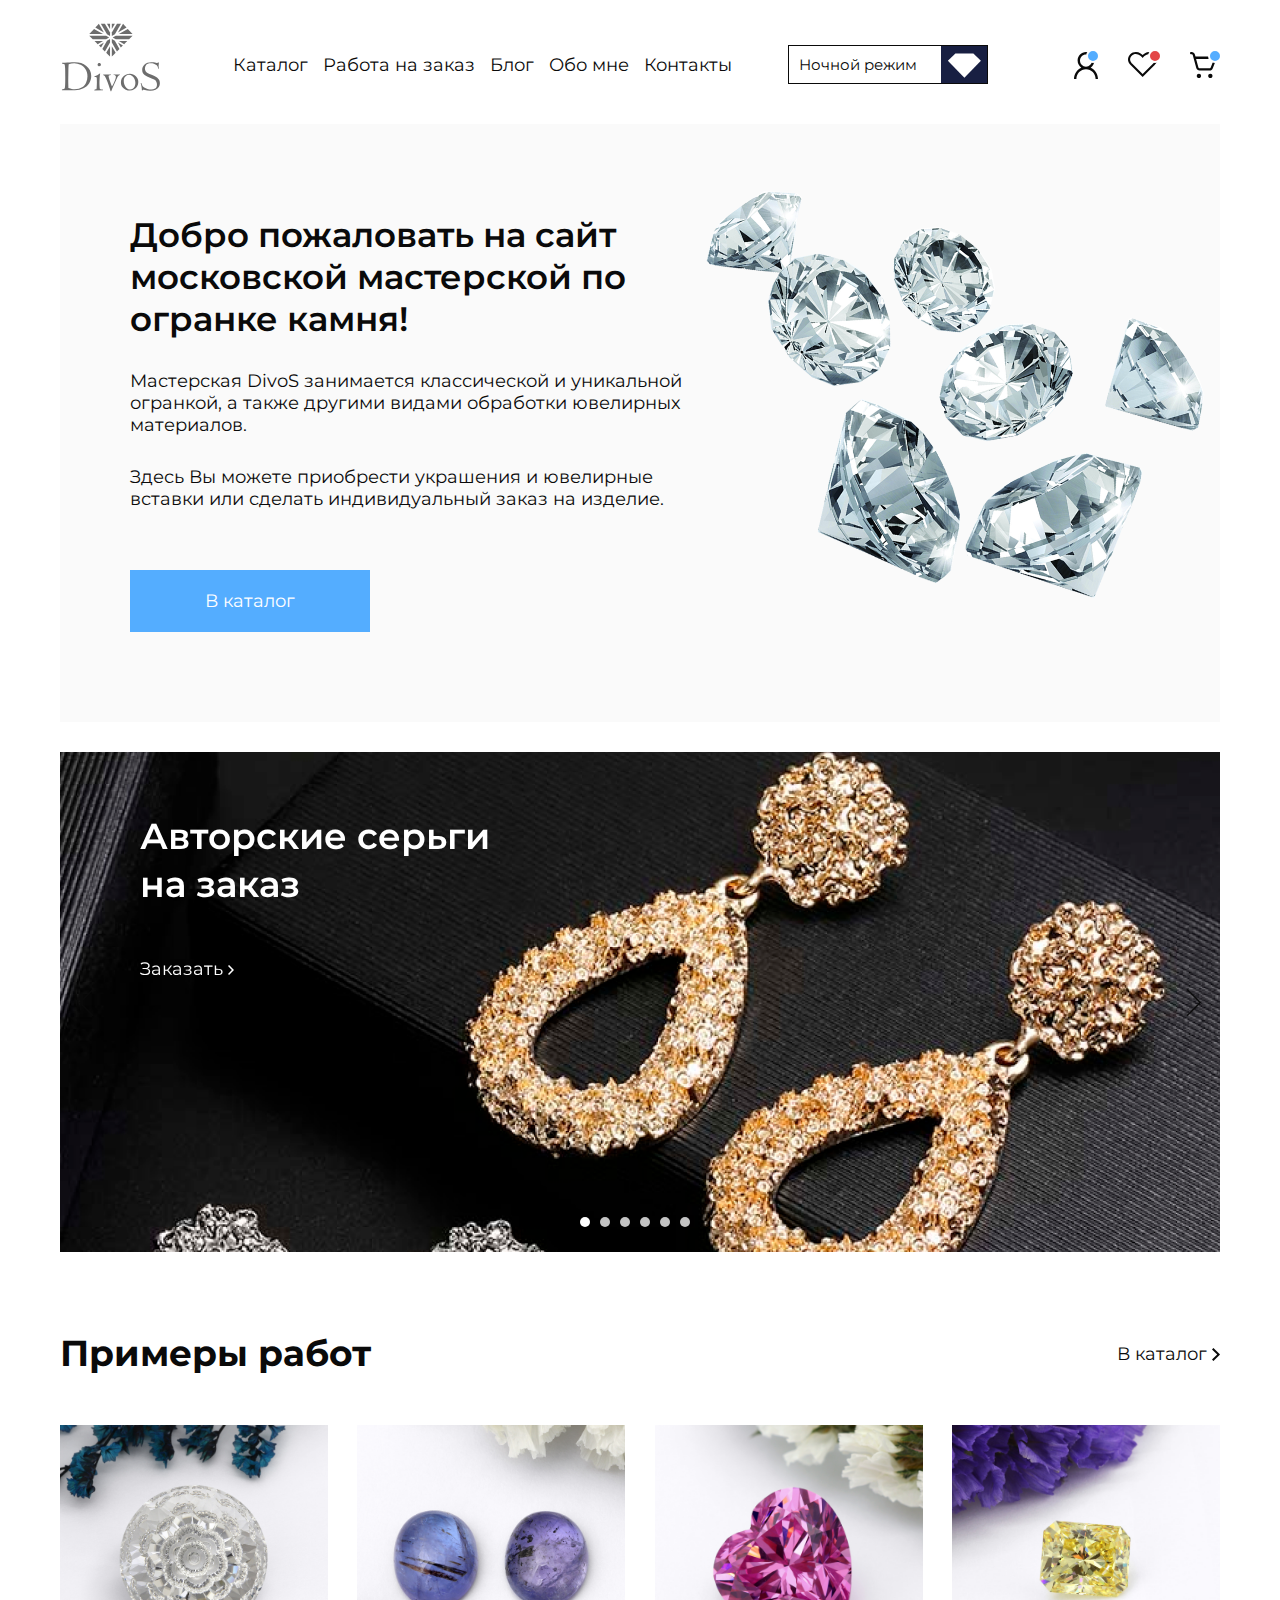
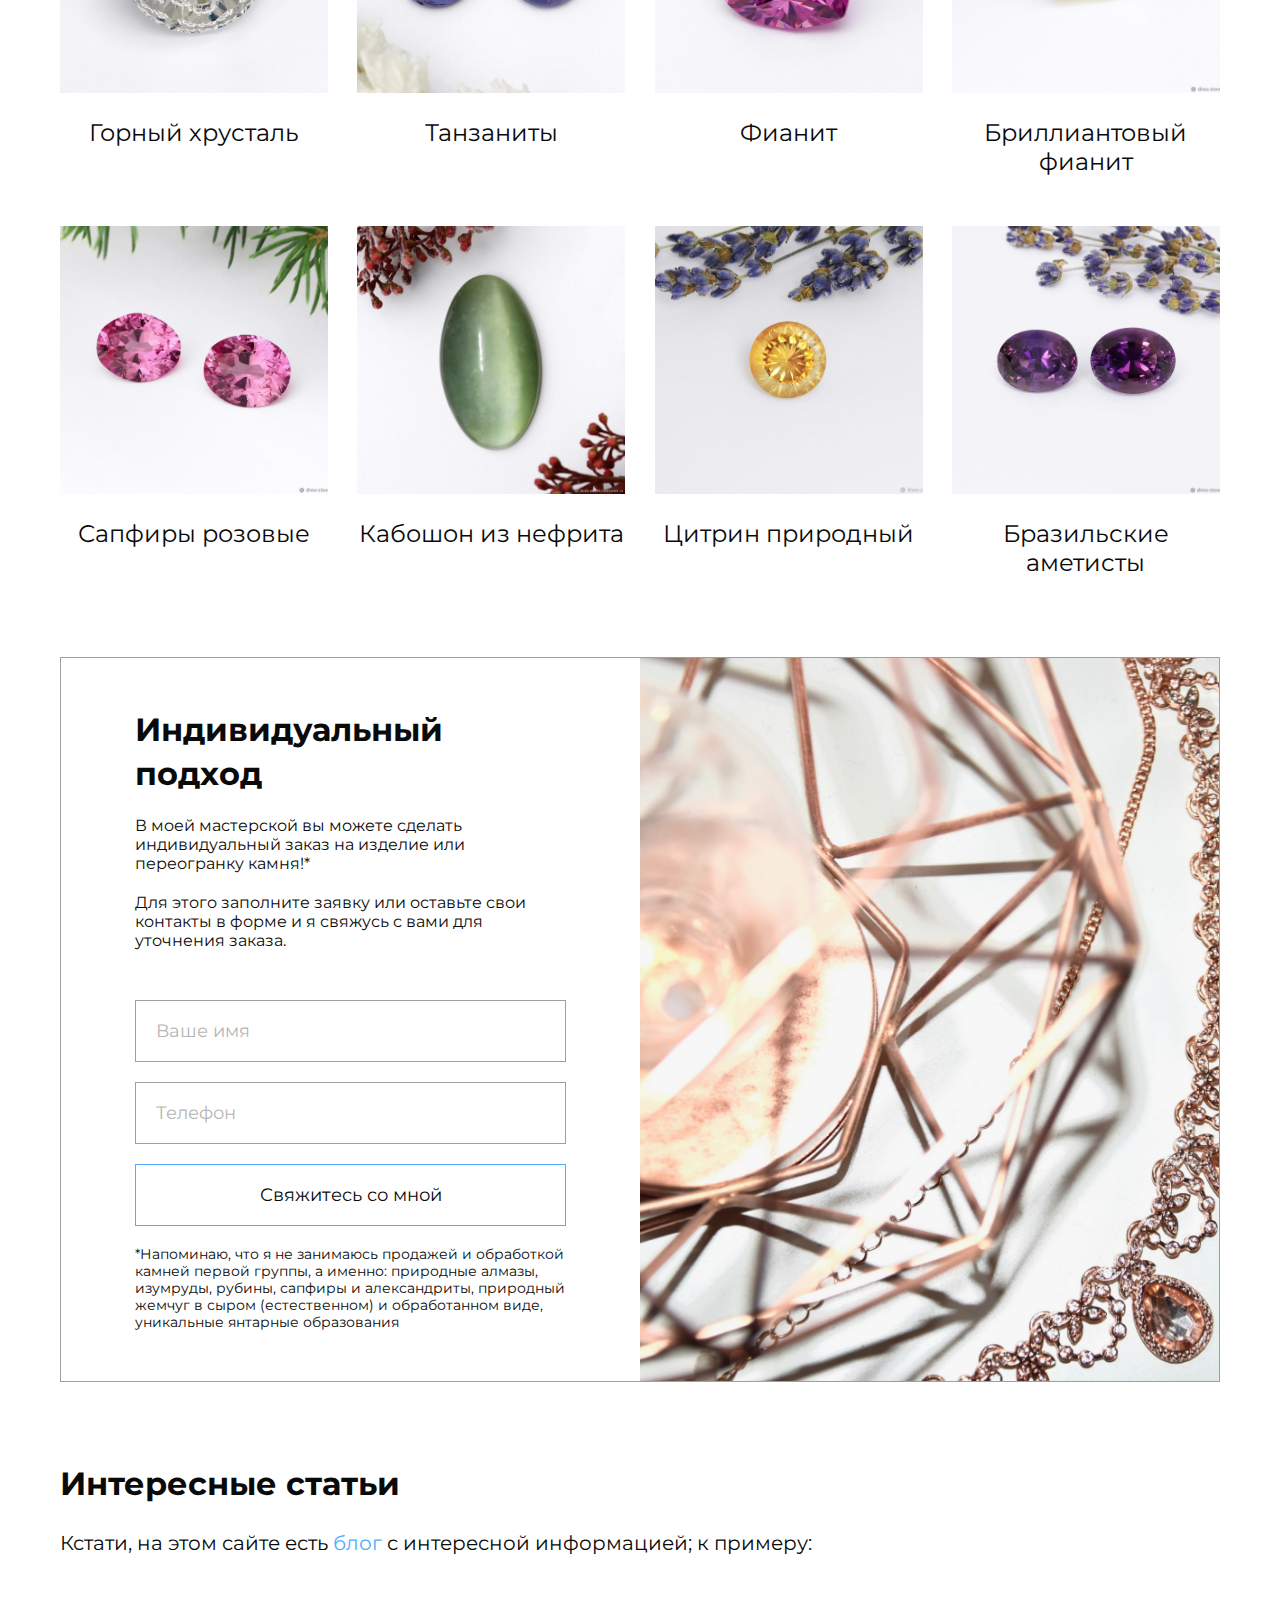
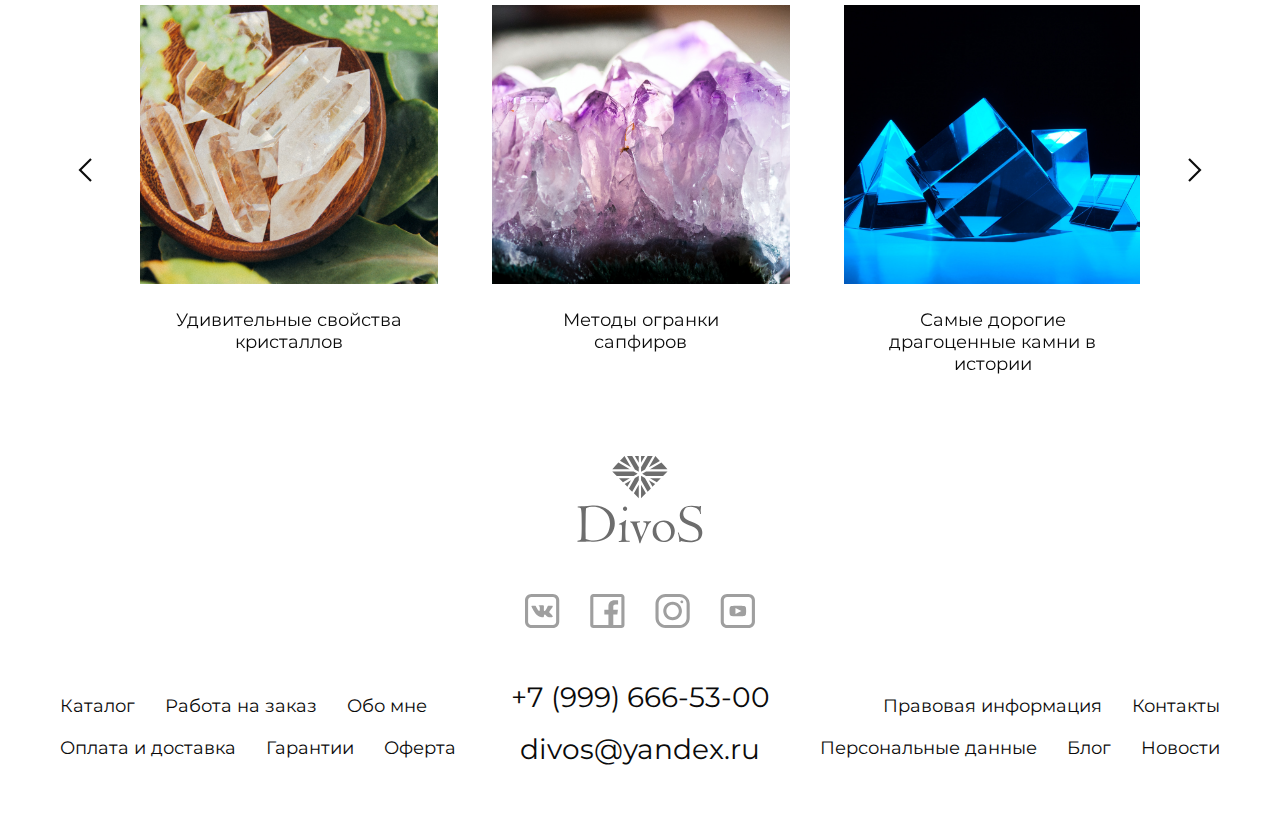
<file: index.html>
<!DOCTYPE html>
<html lang="en">
  <head>
    <meta charset="UTF-8" />
    <meta name="viewport" content="width=device-width, initial-scale=1.0" />
    <meta http-equiv="X-UA-Compatible" content="ie=edge" />
    <title>Divos</title>
    <meta name="author" content="Yuriy Zudikhin" />
    <link rel="stylesheet" href="css/style.css" />
    <link rel="stylesheet" href="css/slick.css" />
    <link rel="preconnect" href="https://fonts.gstatic.com">
    <link href="https://fonts.googleapis.com/css2?family=Montserrat:wght@400;600;700&family=Roboto:wght@300;500&display=swap" rel="stylesheet">
  </head>
  <body>

    <header class="header">
      <div class="container">
        <div class="header_content">

          <a class="header_content_logo" href="/">
            <img class="light" src="img/general/logo_light.svg" alt="">
            <img class="dark" src="img/general/logo_dark.svg" alt="">
          </a>

          <ul class="header_content_menu">
            <li><a href="#">Каталог</a></li>
            <li><a href="#">Работа на заказ</a></li>
            <li><a href="#">Блог</a></li>
            <li><a href="#">Обо мне</a></li>
            <li><a href="#">Контакты</a></li>
          </ul>

          <div class="header_content_switch">
            <p class="light">Ночной режим</p>
            <p class="dark">Дневной режим</p>
            <div id="switch_theme" class="header_content_switch_icon">
              <img class="light" src="img/general/switch_icon_light.svg" alt="">
              <img class="dark" src="img/general/switch_icon_dark.svg" alt="">
            </div>
          </div>

          <div class="header_content_list">

            <a class="header_content_list_account fill" href="#">
              <img class="light" src="img/general/account_light.svg" alt="">
              <img class="dark" src="img/general/account_dark.svg" alt="">
            </a>

            <a class="header_content_list_favorite fill" href="#">
              <img class="light" src="img/general/favorite_light.svg" alt="">
              <img class="dark" src="img/general/favorite_dark.svg" alt="">
            </a>

            <a class="header_content_list_cart fill" href="#">
              <img class="light" src="img/general/cart_light.svg" alt="">
              <img class="dark" src="img/general/cart_dark.svg" alt="">
            </a>

          </div>

          <div class="header_content_btn">
            <span></span>
            <span></span>
            <span></span>
          </div>

        </div>
      </div>
    </header>

    <div class="header_dropdown">
      
      <ul class="header_dropdown_menu">
        <li class="active"><a href="#">Главная</a></li>
        <li><a href="#">Каталог</a></li>
        <li><a href="#">Работа на заказ</a></li>
        <li><a href="#">Блог</a></li>
        <li><a href="#">Обо мне</a></li>
        <li><a href="#">Контакты</a></li>
      </ul>

      <div class="header_dropdown_switcher">
        <p class="light">Ночной режим</p>
        <p class="dark">Дневной режим</p>
        <div class="header_dropdown_switcher_icon">
          <img class="light" src="img/general/switch_icon_light.svg" alt="">
          <img class="dark" src="img/general/switch_icon_dark.svg" alt="">
        </div>
      </div>

      <div class="header_dropdown_social">

        <a href="#">
          <img class="light" src="img/general/vk_light.svg" alt="">
          <img class="dark" src="img/general/vk_dark.svg" alt="">
        </a>

        <a href="#">
          <img class="light" src="img/general/fb_light.svg" alt="">
          <img class="dark" src="img/general/fb_dark.svg" alt="">
        </a>

        <a href="#">
          <img class="light" src="img/general/insta_light.svg" alt="">
          <img class="dark" src="img/general/insta_dark.svg" alt="">
        </a>

        <a href="#">
          <img class="light" src="img/general/youtube_light.svg" alt="">
          <img class="dark" src="img/general/youtube_dark.svg" alt="">
        </a>

      </div>

      <div class="header_dropdown_connection">
        <a href="tel:+7 (999) 666-53-00">+7 (999) 666-53-00</a>
        <a href="mailto:divos@yandex.ru">divos@yandex.ru</a>
      </div>

    </div>

    <main class="main">

      <section class="welcome">
        <div class="container">
          <div class="welcome_content">
  
            <div class="welcome_content_mob">
              <h2>Добро пожаловать на сайт московской мастерской по огранке камня!</h2>
              <div class="welcome_content_mob_img">
                <img src="img/welcome/image.png" alt="">
              </div>
              <p>Мастерская DivoS занимается классической и уникальной огранкой, а также другими видами обработки ювелирных материалов.</p>
              <p>Здесь Вы можете приобрести украшения и ювелирные вставки или сделать индивидуальный заказ на изделие.</p>
              <a href="#">В каталог</a>
            </div>
  
            <div class="welcome_content_desk">
              <div class="welcome_content_desk_text">
                <h2>Добро пожаловать на сайт московской мастерской по огранке камня!</h2>
                <p>Мастерская DivoS занимается классической и уникальной огранкой, а также другими видами обработки ювелирных материалов.</p>
                <p>Здесь Вы можете приобрести украшения и ювелирные вставки или сделать индивидуальный заказ на изделие.</p>
                <a href="#">В каталог</a>
              </div>
              <div class="welcome_content_desk_img">
                <img src="img/welcome/image.png" alt="">
              </div>
            </div>
  
            
          </div>
        </div>
      </section>

      <section class="home_slider">
        <div class="container">
          <div class="home_slider_content">

            <div class="home_slider_content_item">
              <a href="#">
                <img class="home_slider_content_item_img" src="img/home_slider/1.png" alt="">
                <div class="home_slider_content_item_text">
                  <h5>Авторские серьги на заказ</h5>
                  <span>Заказать <img src="img/home_slider/arrow.svg" alt=""></span>
                </div>
              </a>
            </div>

            <div class="home_slider_content_item">
              <a href="#">
                <img class="home_slider_content_item_img" src="img/home_slider/2.jpg" alt="">
                <div class="home_slider_content_item_text">
                  <h5>Авторские серьги на заказ</h5>
                  <span>Заказать <img src="img/home_slider/arrow.svg" alt=""></span>
                </div>
              </a>
            </div>

            <div class="home_slider_content_item">
              <a href="#">
                <img class="home_slider_content_item_img" src="img/home_slider/3.jpg" alt="">
                <div class="home_slider_content_item_text">
                  <h5>Авторские серьги на заказ</h5>
                  <span>Заказать <img src="img/home_slider/arrow.svg" alt=""></span>
                </div>
              </a>
            </div>

            <div class="home_slider_content_item">
              <a href="#">
                <img class="home_slider_content_item_img" src="img/home_slider/1.png" alt="">
                <div class="home_slider_content_item_text">
                  <h5>Авторские серьги на заказ</h5>
                  <span>Заказать <img src="img/home_slider/arrow.svg" alt=""></span>
                </div>
              </a>
            </div>

            <div class="home_slider_content_item">
              <a href="#">
                <img class="home_slider_content_item_img" src="img/home_slider/1.png" alt="">
                <div class="home_slider_content_item_text">
                  <h5>Авторские серьги на заказ</h5>
                  <span>Заказать <img src="img/home_slider/arrow.svg" alt=""></span>
                </div>
              </a>
            </div>

            <div class="home_slider_content_item">
              <a href="#">
                <img class="home_slider_content_item_img" src="img/home_slider/1.png" alt="">
                <div class="home_slider_content_item_text">
                  <h5>Авторские серьги на заказ</h5>
                  <span>Заказать <img src="img/home_slider/arrow.svg" alt=""></span>
                </div>
              </a>
            </div>

          </div>
        </div>
      </section>

      <section class="example">
        <div class="container">
          <div class="example_content">
            <div class="example_content_title">
              <h3>Примеры работ</h3>
              <a href="#">В каталог 
                <img class="light" src="img/example/arrow.svg" alt="">
                <img class="dark" src="img/example/arrow_white.svg" alt="">
              </a>
            </div>
            <div class="example_content_list">
              <div class="example_content_list_item">
                <a href="">
                  <div class="example_content_list_item_img">
                    <img src="img/example/1.jpg" alt="">
                  </div>
                  <h5>Горный хрусталь</h5>
                </a>
              </div>

              <div class="example_content_list_item">
                <a href="">
                  <div class="example_content_list_item_img">
                    <img src="img/example/2.jpg" alt="">
                  </div>
                  <h5>Танзаниты</h5>
                </a>
              </div>

              <div class="example_content_list_item">
                <a href="">
                  <div class="example_content_list_item_img">
                    <img src="img/example/3.jpg" alt="">
                  </div>
                  <h5>Фианит</h5>
                </a>
              </div>

              <div class="example_content_list_item">
                <a href="">
                  <div class="example_content_list_item_img">
                    <img src="img/example/4.png" alt="">
                  </div>
                  <h5>Бриллиантовый фианит</h5>
                </a>
              </div>

              <div class="example_content_list_item">
                <a href="">
                  <div class="example_content_list_item_img">
                    <img src="img/example/5.png" alt="">
                  </div>
                  <h5>Сапфиры розовые</h5>
                </a>
              </div>

              <div class="example_content_list_item">
                <a href="">
                  <div class="example_content_list_item_img">
                    <img src="img/example/6.png" alt="">
                  </div>
                  <h5>Кабошон из нефрита</h5>
                </a>
              </div>


              <div class="example_content_list_item">
                <a href="">
                  <div class="example_content_list_item_img">
                    <img src="img/example/7.png" alt="">
                  </div>
                  <h5>Цитрин природный</h5>
                </a>
              </div>

              <div class="example_content_list_item">
                <a href="">
                  <div class="example_content_list_item_img">
                    <img src="img/example/8.png" alt="">
                  </div>
                  <h5>Бразильские аметисты</h5>
                </a>
              </div>

            </div>
          </div>
        </div>
      </section>

      <section class="approach">
        <div class="container">
          <div class="approach_content">

            <div class="approach_content_form">
              <h4>Индивидуальный подход</h4>
              <p class="approach_content_form_text">В моей мастерской вы можете сделать индивидуальный заказ на изделие или переогранку камня!*</p>
              <p class="approach_content_form_text">Для этого заполните заявку или оставьте свои контакты в форме и я свяжусь с вами для уточнения заказа.</p>
              <form action="">
                <p>
                  <span>
                    <input type="text" placeholder="Ваше имя">
                  </span>
                  <span>
                    <input type="text" placeholder="Телефон">
                  </span>
                  <input type="submit" value="Свяжитесь со мной">
                </p>
              </form>
              <p class="approach_content_form_underform">*Напоминаю, что я не занимаюсь продажей и обработкой камней первой группы, а именно: природные алмазы, изумруды, рубины, сапфиры и александриты, природный жемчуг в сыром (естественном) и обработанном виде, уникальные янтарные образования</p>
            </div>

            <div class="approach_content_image">
              <img src="img/approach/image.png" alt="">
            </div>

          </div>
        </div>
      </section>

      <section class="articles">
        <div class="container">
          <div class="articles_content">
            <h3>Интересные статьи</h3>
            <p>Кстати, на этом сайте есть <a href="#">блог</a> с интересной информацией; к примеру:</p>
            
            <div class="articles_content_slider">

              <div class="articles_content_slider_item">
                <a href="#">
                  <img src="img/articles/1.jpg" alt="">
                  <h5>Удивительные свойства кристаллов</h5>
                </a>
              </div>

              <div class="articles_content_slider_item">
                <a href="#">
                  <img src="img/articles/2.jpg" alt="">
                  <h5>Методы огранки сапфиров</h5>
                </a>
              </div>

              <div class="articles_content_slider_item">
                <a href="#">
                  <img src="img/articles/3.jpg" alt="">
                  <h5>Самые дорогие драгоценные камни в истории</h5>
                </a>
              </div>

              <div class="articles_content_slider_item">
                <a href="#">
                  <img src="img/articles/1.jpg" alt="">
                  <h5>Удивительные свойства кристаллов1</h5>
                </a>
              </div>

              <div class="articles_content_slider_item">
                <a href="#">
                  <img src="img/articles/2.jpg" alt="">
                  <h5>Методы огранки сапфиров1</h5>
                </a>
              </div>

              <div class="articles_content_slider_item">
                <a href="#">
                  <img src="img/articles/3.jpg" alt="">
                  <h5>Самые дорогие драгоценные камни в истории1</h5>
                </a>
              </div>

            </div>

            <div class="articles_content_btns">

              <button class="articles_content_btns_prev">
                <img class="dark" src="img/articles/prev_dark.png" alt="">
                <img class="light" src="img/articles/prev_light.png" alt="">
              </button>

              <button class="articles_content_btns_next">
                <img class="dark" src="img/articles/next_dark.png" alt="">
                <img class="light" src="img/articles/next_light.png" alt="">
              </button>

            </div>

          </div>
        </div>
      </section>

    </main>

    <footer class="footer">
      <div class="container">
        <div class="footer_content">

          <ul class="footer_content_desk_left">
            <li>
              <a href="#">Каталог</a>
            </li>
            <li>
              <a href="#">Работа на заказ</a>
            </li>
            <li>
              <a href="#">Обо мне</a>
            </li>
            <li>
              <a href="#">Оплата и доставка</a>
            </li>
            <li>
              <a href="#">Гарантии</a>
            </li>
            <li>
              <a href="#">Оферта</a>
            </li>
          </ul>

          <a class="footer_content_logo" href="#">
            <img class="light" src="img/general/logo_light.svg" alt="">
            <img class="dark" src="img/general/logo_dark.svg" alt="">
          </a>

          <div class="footer_content_social">
            <a href="#">
              <img src="img/general/vk_light.svg" alt="">
            </a>
    
            <a href="#">
              <img src="img/general/fb_light.svg" alt="">
            </a>
    
            <a href="#">
              <img src="img/general/insta_light.svg" alt="">
            </a>
    
            <a href="#">
              <img src="img/general/youtube_light.svg" alt="">
            </a>
          </div>

          <div class="footer_content_connection">
            <a href="tel:+7 (999) 666-53-00">+7 (999) 666-53-00</a>
            <a href="mailto:divos@yandex.ru">divos@yandex.ru</a>
          </div>

          <ul class="footer_content_desk_right">
            <li>
              <a href="#">Правовая информация</a>
            </li>
            <li>
              <a href="#">Контакты</a>
            </li>
            <li>
              <a href="#">Персональные данные</a>
            </li>
            <li>
              <a href="#">Блог</a>
            </li>
            <li>
              <a href="#">Новости</a>
            </li>
          </ul>
          
        </div>
      </div>
    </footer>

    <div class="footer_under">
      <div class="container">
        <div class="footer_under_content">
          <span>2021 ©Все права защищены</span>
          <a href="#">Политика конфиденциальности</a>
        </div>
      </div>
    </div>

    <div class="back_modal"></div>

    <script src="js/jquery-3.6.0.min.js"></script>
    <script src="js/slick.min.js"></script>
    <script src="js/main.js"></script>
  </body>
</html>
</file>
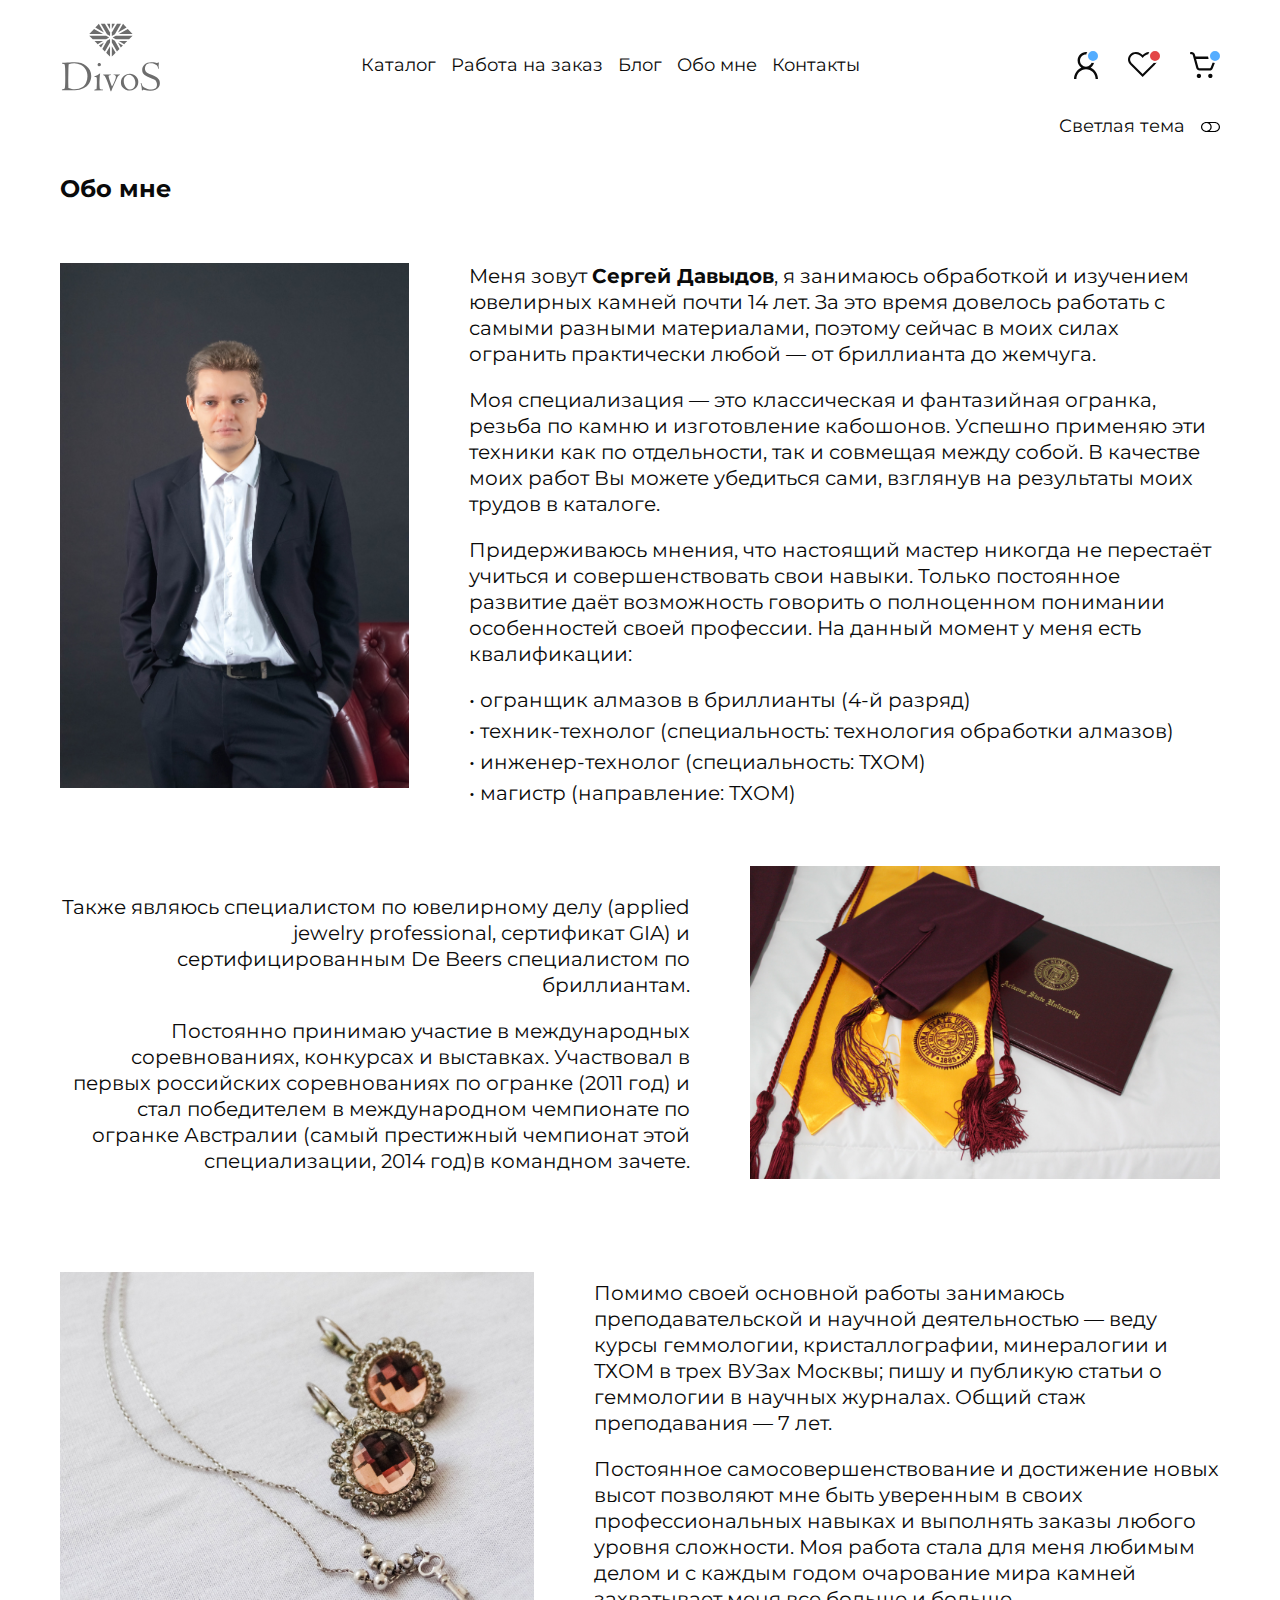
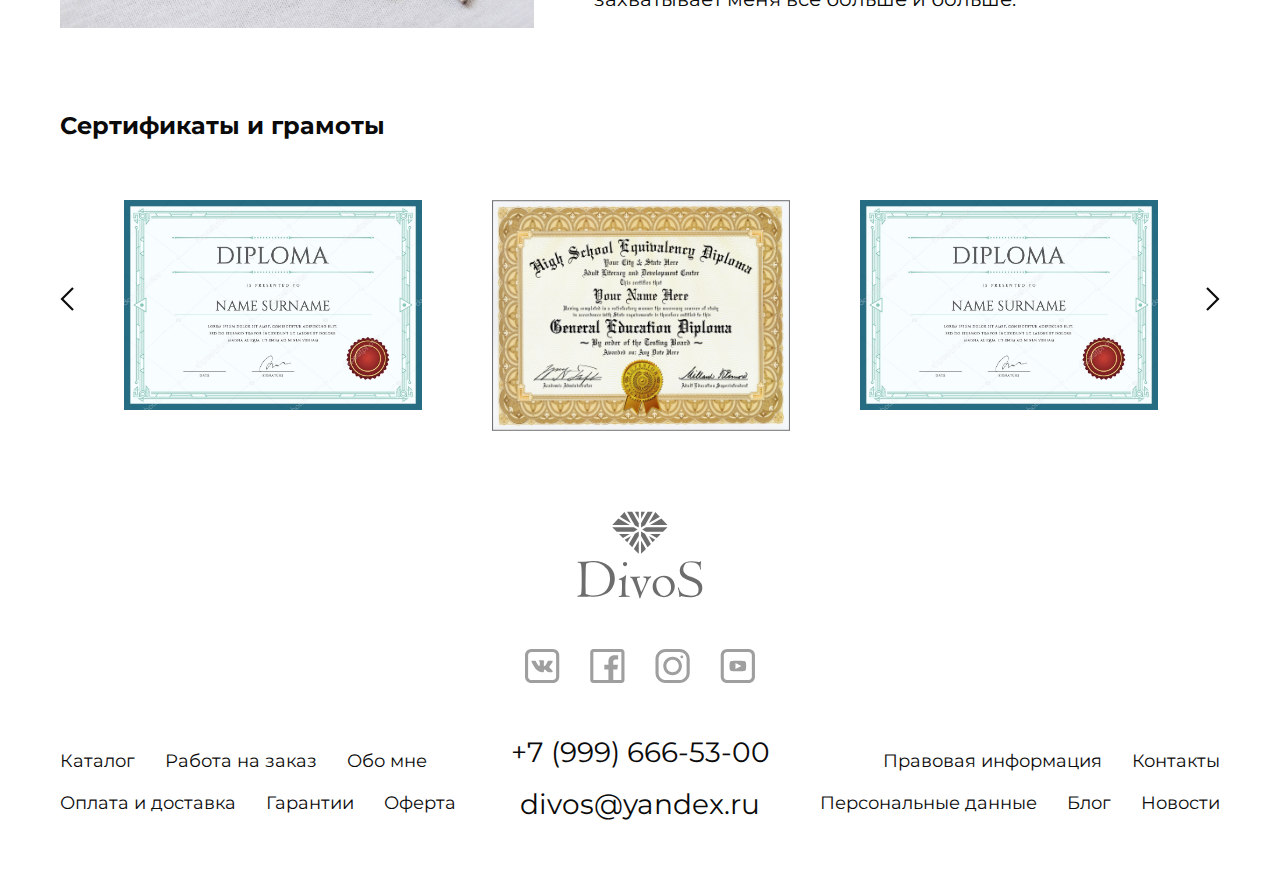
<file: about.html>
<!DOCTYPE html>
<html lang="en">
  <head>
    <meta charset="UTF-8" />
    <meta name="viewport" content="width=device-width, initial-scale=1.0" />
    <meta http-equiv="X-UA-Compatible" content="ie=edge" />
    <title>Divos</title>
    <meta name="author" content="Yuriy Zudikhin" />
    <link rel="stylesheet" href="css/style.css" />
    <link rel="stylesheet" href="css/slick.css" />
    <link rel="preconnect" href="https://fonts.gstatic.com">
    <link href="https://fonts.googleapis.com/css2?family=Montserrat:wght@400;600;700&family=Roboto:wght@300;500&display=swap" rel="stylesheet">
  </head>
  <body>

    <header class="header">
      <div class="container">
        <div class="header_content">

          <a class="header_content_logo" href="/">
            <img class="light" src="img/general/logo_light.svg" alt="">
            <img class="dark" src="img/general/logo_dark.svg" alt="">
          </a>

          <ul class="header_content_menu">
            <li><a href="#">Каталог</a></li>
            <li><a href="#">Работа на заказ</a></li>
            <li><a href="#">Блог</a></li>
            <li><a href="#">Обо мне</a></li>
            <li><a href="#">Контакты</a></li>
          </ul>

          <!-- <div class="header_content_switch">
            <p>Дневной режим</p>
            <div id="switch_theme" class="header_content_switch_icon">
              <img class="light" src="img/general/switch_icon_light.svg" alt="">
              <img class="dark" src="img/general/switch_icon_dark.svg" alt="">
            </div>
          </div> -->

          <div class="header_content_list">

            <a class="header_content_list_account fill" href="#">
              <img class="light" src="img/general/account_light.svg" alt="">
              <img class="dark" src="img/general/account_dark.svg" alt="">
            </a>

            <a class="header_content_list_favorite fill" href="#">
              <img class="light" src="img/general/favorite_light.svg" alt="">
              <img class="dark" src="img/general/favorite_dark.svg" alt="">
            </a>

            <a class="header_content_list_cart fill" href="#">
              <img class="light" src="img/general/cart_light.svg" alt="">
              <img class="dark" src="img/general/cart_dark.svg" alt="">
            </a>

          </div>

          <div class="header_content_btn">
            <span></span>
            <span></span>
            <span></span>
          </div>

          <div class="header_content_switch_new">
            <p class="light">Светлая тема</p>
            <p class="dark">Тёмная тема</p>
            <img class="light" src="img/general/swich_light.svg" alt="">
            <img class="dark" src="img/general/switch_black.svg" alt="">
          </div>

        </div>
      </div>
    </header>

    <div class="header_dropdown">
      
      <ul class="header_dropdown_menu">
        <li class="active"><a href="#">Главная</a></li>
        <li><a href="#">Каталог</a></li>
        <li><a href="#">Работа на заказ</a></li>
        <li><a href="#">Блог</a></li>
        <li><a href="#">Обо мне</a></li>
        <li><a href="#">Контакты</a></li>
      </ul>

      <div class="header_dropdown_switcher">
        <p class="light">Ночной режим</p>
        <p class="dark">Дневной режим</p>
        <div class="header_dropdown_switcher_icon">
          <img class="light" src="img/general/switch_icon_light.svg" alt="">
          <img class="dark" src="img/general/switch_icon_dark.svg" alt="">
        </div>
      </div>

      <div class="header_dropdown_social">

        <a href="#">
          <img class="light" src="img/general/vk_light.svg" alt="">
          <img class="dark" src="img/general/vk_dark.svg" alt="">
        </a>

        <a href="#">
          <img class="light" src="img/general/fb_light.svg" alt="">
          <img class="dark" src="img/general/fb_dark.svg" alt="">
        </a>

        <a href="#">
          <img class="light" src="img/general/insta_light.svg" alt="">
          <img class="dark" src="img/general/insta_dark.svg" alt="">
        </a>

        <a href="#">
          <img class="light" src="img/general/youtube_light.svg" alt="">
          <img class="dark" src="img/general/youtube_dark.svg" alt="">
        </a>

      </div>

      <div class="header_dropdown_connection">
        <a href="tel:+7 (999) 666-53-00">+7 (999) 666-53-00</a>
        <a href="mailto:divos@yandex.ru">divos@yandex.ru</a>
      </div>

    </div>

    <main class="main">

      <div class="search">
        <div class="container">
          <div class="search_content">
            <button class="search_content_back" onclick="history.back();">
              <img class="light" src="img/search/arrow_back_light.svg" alt="">
              <img class="dark" src="img/search/arrow_back_dark.svg" alt="" />
            </button>
            <form action="">
              <input dir="rtl" type="text" placeholder="Поиск">
              <button type="submit">
                <img class="light" src="img/search/search_icon_light.svg" alt="">
                <img class="dark" src="img/search/search_icon_dark.svg" alt="">
              </button>
            </form>
          </div>
        </div>
      </div>

      <section class="about">
        <div class="container">
          <div class="about_content">
            <h2>Обо мне</h2>
            <div class="about_content_author">
              <div class="about_content_author_img">
                <img src="img/about/1.png" alt="">
              </div>
              <div class="about_content_author_text">
                <p>Меня зовут <span>Сергей Давыдов</span>, я занимаюсь обработкой и изучением ювелирных камней почти 14 лет. За это время довелось работать с самыми разными материалами, поэтому сейчас в моих силах огранить практически любой — от бриллианта до жемчуга.</p>
                <p>Моя специализация — это классическая и фантазийная огранка, резьба по камню и изготовление кабошонов. Успешно применяю эти техники как по отдельности, так и совмещая между собой. В качестве моих работ Вы можете убедиться сами, взглянув на результаты моих трудов в каталоге.</p>
                <p>Придерживаюсь мнения, что настоящий мастер никогда не перестаёт учиться и совершенствовать свои навыки. Только постоянное развитие даёт возможность говорить о полноценном понимании особенностей своей профессии. На данный момент у меня есть квалификации:</p>
                <ul>
                  <li>• огранщик алмазов в бриллианты (4-й разряд)</li>
                  <li>• техник-технолог (специальность: технология обработки алмазов)</li>
                  <li>• инженер-технолог (специальность: ТХОМ)</li>
                  <li>• магистр (направление: ТХОМ)</li>
                </ul>
                
              </div>
            </div>

            <div class="about_content_education">
              <div class="about_content_education_text">
                <p>Также являюсь специалистом по ювелирному делу (applied jewelry professional, сертификат GIA) и сертифицированным De Beers специалистом по бриллиантам.</p>
                <p>Постоянно принимаю участие в международных соревнованиях, конкурсах и выставках. Участвовал в первых российских соревнованиях по огранке (2011 год) и стал победителем в международном чемпионате по огранке Австралии (самый престижный чемпионат этой специализации, 2014 год)в командном зачете.</p>
              </div>
              <div class="about_content_education_img">
                <img src="img/about/2.jpg" alt="">
              </div>
            </div>

            <div class="about_content_teacher">
              <div class="about_content_teacher_img">
                <img src="img/about/3.jpg" alt="">
              </div>
              <div class="about_content_teacher_text">
                <p>Помимо своей основной работы занимаюсь преподавательской и научной деятельностью — веду курсы геммологии, кристаллографии, минералогии и ТХОМ в трех ВУЗах Москвы; пишу и публикую статьи о геммологии в научных журналах. Общий стаж преподавания — 7 лет.</p>
                <p>Постоянное самосовершенствование и достижение новых высот позволяют мне быть уверенным в своих профессиональных навыках и выполнять заказы любого уровня сложности. Моя работа стала для меня любимым делом и с каждым годом очарование мира камней захватывает меня все больше и больше.</p>
              </div>
            </div>

            <div class="about_content_sertificate">

              <h3>Сертификаты и грамоты</h3>

              <div class="about_content_sertificate_list">

                <div class="about_content_sertificate_list_item">
                  <img src="img/about/sert1.png" alt="">
                </div>
  
                <div class="about_content_sertificate_list_item">
                  <img src="img/about/sert2.png" alt="">
                </div>
  
                <div class="about_content_sertificate_list_item">
                  <img src="img/about/sert1.png" alt="">
                </div>
  
                <div class="about_content_sertificate_list_item">
                  <img src="img/about/sert2.png" alt="">
                </div>

              </div>

              <div class="about_content_sertificate_btns">

                <button class="about_content_sertificate_btns_prev">
                  <img class="dark" src="img/articles/prev_dark.png" alt="">
                  <img class="light" src="img/articles/prev_light.png" alt="">
                </button>

                <button class="about_content_sertificate_btns_next">
                  <img class="dark" src="img/articles/next_dark.png" alt="">
                  <img class="light" src="img/articles/next_light.png" alt="">
                </button>

              </div>

            </div>

          </div>
        </div>
      </section>

    </main>

    <footer class="footer">
      <div class="container">
        <div class="footer_content">

          <ul class="footer_content_desk_left">
            <li>
              <a href="#">Каталог</a>
            </li>
            <li>
              <a href="#">Работа на заказ</a>
            </li>
            <li>
              <a href="#">Обо мне</a>
            </li>
            <li>
              <a href="#">Оплата и доставка</a>
            </li>
            <li>
              <a href="#">Гарантии</a>
            </li>
            <li>
              <a href="#">Оферта</a>
            </li>
          </ul>

          <a class="footer_content_logo" href="#">
            <img class="light" src="img/general/logo_light.svg" alt="">
            <img class="dark" src="img/general/logo_dark.svg" alt="">
          </a>

          <div class="footer_content_social">
            <a href="#">
              <img src="img/general/vk_light.svg" alt="">
            </a>
    
            <a href="#">
              <img src="img/general/fb_light.svg" alt="">
            </a>
    
            <a href="#">
              <img src="img/general/insta_light.svg" alt="">
            </a>
    
            <a href="#">
              <img src="img/general/youtube_light.svg" alt="">
            </a>
          </div>

          <div class="footer_content_connection">
            <a href="tel:+7 (999) 666-53-00">+7 (999) 666-53-00</a>
            <a href="mailto:divos@yandex.ru">divos@yandex.ru</a>
          </div>

          <ul class="footer_content_desk_right">
            <li>
              <a href="#">Правовая информация</a>
            </li>
            <li>
              <a href="#">Контакты</a>
            </li>
            <li>
              <a href="#">Персональные данные</a>
            </li>
            <li>
              <a href="#">Блог</a>
            </li>
            <li>
              <a href="#">Новости</a>
            </li>
          </ul>
          
        </div>
      </div>
    </footer>

    <div class="footer_under">
      <div class="container">
        <div class="footer_under_content">
          <span>2021 ©Все права защищены</span>
          <a href="#">Политика конфиденциальности</a>
        </div>
      </div>
    </div>

    <div class="back_modal"></div>

    <script src="js/jquery-3.6.0.min.js"></script>
    <script src="js/slick.min.js"></script>
    <script src="js/main.js"></script>
  </body>
</html>
</file>
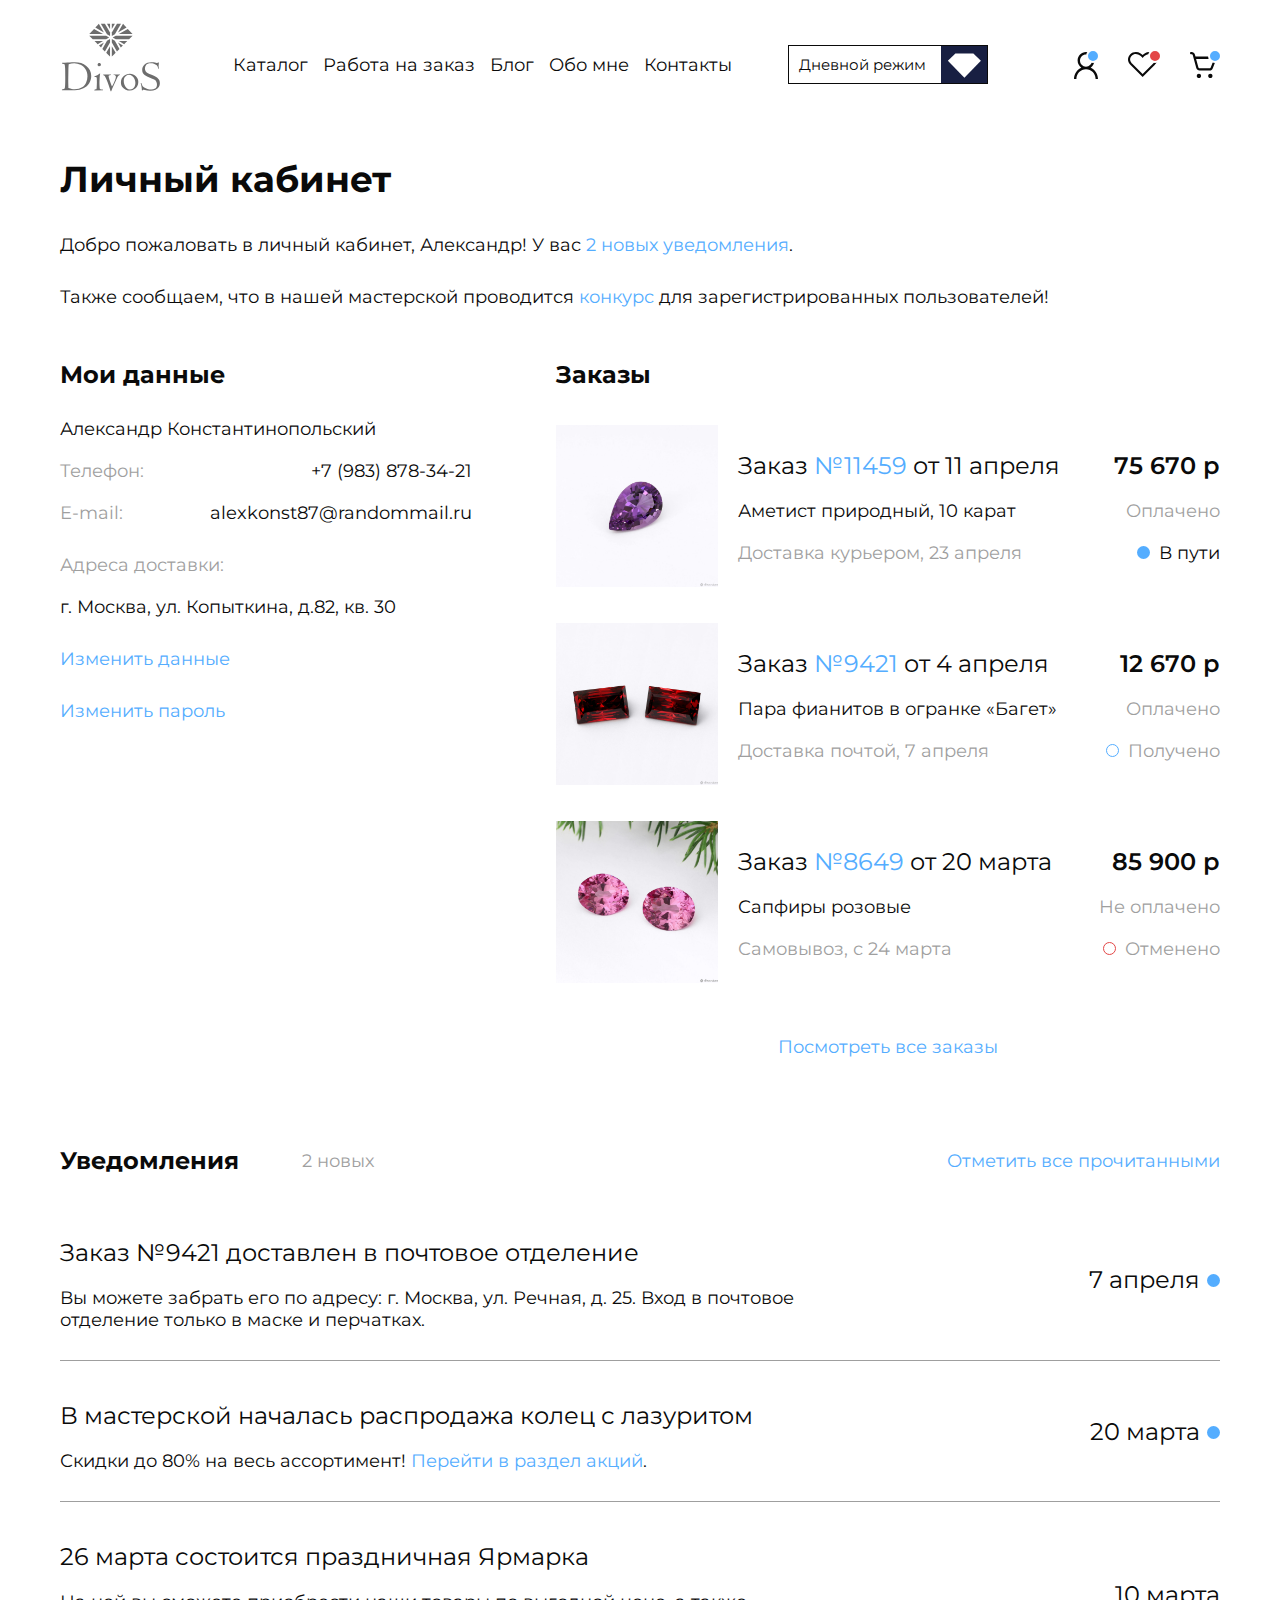
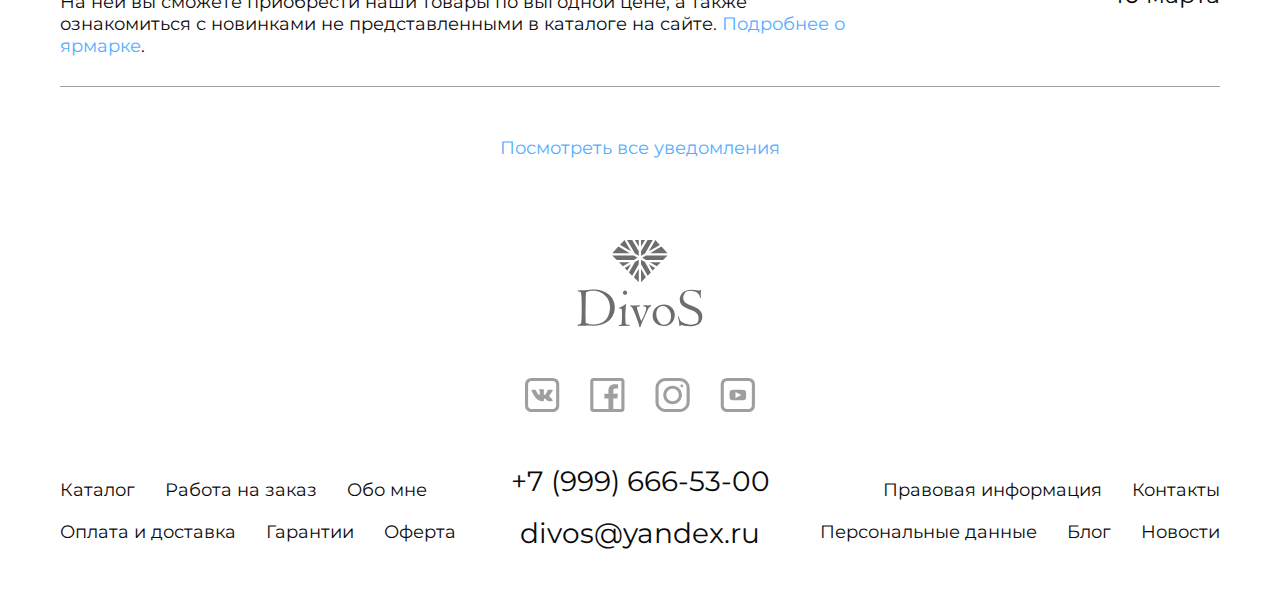
<file: account.html>
<!DOCTYPE html>
<html lang="en">
  <head>
    <meta charset="UTF-8" />
    <meta name="viewport" content="width=device-width, initial-scale=1.0" />
    <meta http-equiv="X-UA-Compatible" content="ie=edge" />
    <title>Divos</title>
    <meta name="author" content="Yuriy Zudikhin" />
    <link rel="stylesheet" href="css/style.css" />
    <link rel="stylesheet" href="css/slick.css" />
    <link rel="preconnect" href="https://fonts.gstatic.com">
    <link href="https://fonts.googleapis.com/css2?family=Montserrat:wght@400;500;600;700&family=Roboto:wght@300;500&display=swap" rel="stylesheet">
  </head>
  <body>

    <header class="header">
      <div class="container">
        <div class="header_content">

          <a class="header_content_logo" href="/">
            <img class="light" src="img/general/logo_light.svg" alt="">
            <img class="dark" src="img/general/logo_dark.svg" alt="">
          </a>

          <ul class="header_content_menu">
            <li><a href="#">Каталог</a></li>
            <li><a href="#">Работа на заказ</a></li>
            <li><a href="#">Блог</a></li>
            <li><a href="#">Обо мне</a></li>
            <li><a href="#">Контакты</a></li>
          </ul>

          <div class="header_content_switch">
            <p>Дневной режим</p>
            <div id="switch_theme" class="header_content_switch_icon">
              <img class="light" src="img/general/switch_icon_light.svg" alt="">
              <img class="dark" src="img/general/switch_icon_dark.svg" alt="">
            </div>
          </div>

          <div class="header_content_list">

            <a class="header_content_list_account fill" href="#">
              <img class="light" src="img/general/account_light.svg" alt="">
              <img class="dark" src="img/general/account_dark.svg" alt="">
            </a>

            <a class="header_content_list_favorite fill" href="#">
              <img class="light" src="img/general/favorite_light.svg" alt="">
              <img class="dark" src="img/general/favorite_dark.svg" alt="">
            </a>

            <a class="header_content_list_cart fill" href="#">
              <img class="light" src="img/general/cart_light.svg" alt="">
              <img class="dark" src="img/general/cart_dark.svg" alt="">
            </a>

          </div>

          <div class="header_content_btn">
            <span></span>
            <span></span>
            <span></span>
          </div>

        </div>
      </div>
    </header>

    <div class="header_dropdown">
      
      <ul class="header_dropdown_menu">
        <li class="active"><a href="#">Главная</a></li>
        <li><a href="#">Каталог</a></li>
        <li><a href="#">Работа на заказ</a></li>
        <li><a href="#">Блог</a></li>
        <li><a href="#">Обо мне</a></li>
        <li><a href="#">Контакты</a></li>
      </ul>

      <div class="header_dropdown_switcher">
        <p class="light">Ночной режим</p>
        <p class="dark">Дневной режим</p>
        <div class="header_dropdown_switcher_icon">
          <img class="light" src="img/general/switch_icon_light.svg" alt="">
          <img class="dark" src="img/general/switch_icon_dark.svg" alt="">
        </div>
      </div>

      <div class="header_dropdown_social">

        <a href="#">
          <img class="light" src="img/general/vk_light.svg" alt="">
          <img class="dark" src="img/general/vk_dark.svg" alt="">
        </a>

        <a href="#">
          <img class="light" src="img/general/fb_light.svg" alt="">
          <img class="dark" src="img/general/fb_dark.svg" alt="">
        </a>

        <a href="#">
          <img class="light" src="img/general/insta_light.svg" alt="">
          <img class="dark" src="img/general/insta_dark.svg" alt="">
        </a>

        <a href="#">
          <img class="light" src="img/general/youtube_light.svg" alt="">
          <img class="dark" src="img/general/youtube_dark.svg" alt="">
        </a>

      </div>

      <div class="header_dropdown_connection">
        <a href="tel:+7 (999) 666-53-00">+7 (999) 666-53-00</a>
        <a href="mailto:divos@yandex.ru">divos@yandex.ru</a>
      </div>

    </div>

    <main class="main">

      <div class="search">
        <div class="container">
          <div class="search_content">
            <button class="search_content_back" onclick="history.back();">
              <img class="light" src="img/search/arrow_back_light.svg" alt="">
              <img class="dark" src="img/search/arrow_back_dark.svg" alt="" />
            </button>
            <form action="">
              <input dir="rtl" type="text" placeholder="Поиск">
              <button type="submit">
                <img class="light" src="img/search/search_icon_light.svg" alt="">
                <img class="dark" src="img/search/search_icon_dark.svg" alt="">
              </button>
            </form>
          </div>
        </div>
      </div>

      <section class="account">
        <div class="container">
          <div class="account_main">

            <div class="account_main_welcome">
              <h2>Личный кабинет</h2>
              <p>Добро пожаловать в личный кабинет, Александр! У вас <span>2 новых уведомления</span>.</p>
              <p>Также сообщаем, что в нашей мастерской проводится <span>конкурс</span> для зарегистрированных пользователей!</p>
            </div>

            <div class="account_main_block">
              
              <div class="account_main_block_data">
                <h3>Мои данные</h3>
                <p class="account_main_block_data_name">Александр Константинопольский</p>
                
                <div class="account_main_block_data_item">
                  <span class="account_main_block_data_item_name">Телефон:</span>
                  <span class="account_main_block_data_item_value">+7 (983) 878-34-21</span>
                </div>

                <div class="account_main_block_data_item">
                  <span class="account_main_block_data_item_name">E-mail:</span>
                  <span class="account_main_block_data_item_value">alexkonst87@randommail.ru</span>
                </div>

                <div class="account_main_block_data_address">
                  <span>Адреса доставки:</span>
                  <p>г. Москва, ул. Копыткина, д.82, кв. 30</p>
                </div>

                <div class="account_main_block_data_btns">
                  <button class="account_main_block_data_btns_change">Изменить данные</button>
                  <button class="account_main_block_data_btns_password">Изменить пароль</button>
                </div>

              
              </div>

              <div class="account_main_block_order">
                <h3>Заказы</h3>

                <div class="account_main_block_order_list">

                  <div class="account_main_block_order_list_item">

                    <div class="account_main_block_order_list_item_img">
                      <img src="img/account/1.png" alt="">
                    </div>

                    <div class="account_main_block_order_list_item_text">
                      <p class="account_main_block_order_list_item_text_order">Заказ <span>№11459</span> от 11 апреля</p>
                      <p class="account_main_block_order_list_item_text_name">Аметист природный, 10 карат</p>
                      <p class="account_main_block_order_list_item_text_mob_payment">Оплачено</p>
                      <p class="account_main_block_order_list_item_text_method">Доставка курьером, 23 апреля</p>
                    </div>

                    <div class="account_main_block_order_list_item_info">
                      <span class="account_main_block_order_list_item_info_price">75 670 р</span>
                      <span class="account_main_block_order_list_item_info_payment">Оплачено</span>
                      <span class="account_main_block_order_list_item_info_status account_main_block_order_list_item_info_status-way">В пути</span>
                    </div>

                  </div>

                  <div class="account_main_block_order_list_item">

                    <div class="account_main_block_order_list_item_img">
                      <img src="img/account/2.png" alt="">
                    </div>

                    <div class="account_main_block_order_list_item_text">
                      <p class="account_main_block_order_list_item_text_order">Заказ <span>№9421</span> от 4 апреля</p>
                      <p class="account_main_block_order_list_item_text_name">Пара фианитов в огранке «Багет»</p>
                      <p class="account_main_block_order_list_item_text_mob_payment">Оплачено</p>
                      <p class="account_main_block_order_list_item_text_method">Доставка почтой, 7 апреля</p>
                    </div>

                    <div class="account_main_block_order_list_item_info">
                      <span class="account_main_block_order_list_item_info_price">12 670 р</span>
                      <span class="account_main_block_order_list_item_info_payment">Оплачено</span>
                      <span class="account_main_block_order_list_item_info_status account_main_block_order_list_item_info_status-get">Получено</span>
                    </div>

                  </div>

                  <div class="account_main_block_order_list_item">

                    <div class="account_main_block_order_list_item_img">
                      <img src="img/account/3.png" alt="">
                    </div>

                    <div class="account_main_block_order_list_item_text">
                      <p class="account_main_block_order_list_item_text_order">Заказ <span>№8649</span> от 20 марта</p>
                      <p class="account_main_block_order_list_item_text_name">Сапфиры розовые</p>
                      <p class="account_main_block_order_list_item_text_mob_payment">Не оплачено</p>
                      <p class="account_main_block_order_list_item_text_method">Самовывоз, с 24 марта</p>
                    </div>

                    <div class="account_main_block_order_list_item_info">
                      <span class="account_main_block_order_list_item_info_price">85 900 р</span>
                      <span class="account_main_block_order_list_item_info_payment">Не оплачено</span>
                      <span class="account_main_block_order_list_item_info_status account_main_block_order_list_item_info_status-canceled">Отменено</span>
                    </div>

                  </div>

                  <div class="account_main_block_order_list_item">

                    <div class="account_main_block_order_list_item_img">
                      <img src="img/account/2.png" alt="">
                    </div>

                    <div class="account_main_block_order_list_item_text">
                      <p class="account_main_block_order_list_item_text_order">Заказ <span>№9421</span> от 4 апреля</p>
                      <p class="account_main_block_order_list_item_text_name">Пара фианитов в огранке «Багет»</p>
                      <p class="account_main_block_order_list_item_text_mob_payment">Оплачено</p>
                      <p class="account_main_block_order_list_item_text_method">Доставка почтой, 7 апреля</p>
                    </div>

                    <div class="account_main_block_order_list_item_info">
                      <span class="account_main_block_order_list_item_info_price">12 670 р</span>
                      <span class="account_main_block_order_list_item_info_payment">Оплачено</span>
                      <span class="account_main_block_order_list_item_info_status account_main_block_order_list_item_info_status-get">Получено</span>
                    </div>

                  </div>

                  <div class="account_main_block_order_list_item">

                    <div class="account_main_block_order_list_item_img">
                      <img src="img/account/3.png" alt="">
                    </div>

                    <div class="account_main_block_order_list_item_text">
                      <p class="account_main_block_order_list_item_text_order">Заказ <span>№8649</span> от 20 марта</p>
                      <p class="account_main_block_order_list_item_text_name">Сапфиры розовые</p>
                      <p class="account_main_block_order_list_item_text_mob_payment">Не оплачено</p>
                      <p class="account_main_block_order_list_item_text_method">Самовывоз, с 24 марта</p>
                    </div>

                    <div class="account_main_block_order_list_item_info">
                      <span class="account_main_block_order_list_item_info_price">85 900 р</span>
                      <span class="account_main_block_order_list_item_info_payment">Не оплачено</span>
                      <span class="account_main_block_order_list_item_info_status account_main_block_order_list_item_info_status-canceled">Отменено</span>
                    </div>

                  </div>

                </div>

                <button class="account_main_block_order_show">Посмотреть все заказы</button>

              </div>

            </div>

            <div class="account_main_notifications">
              <div class="account_main_notifications_title">
                <div class="account_main_notifications_title_text">
                  <h3>Уведомления</h3>
                  <span>2 новых</span>
                </div>
                <button class="account_main_notifications_title_btn">Отметить все прочитанными</button>
              </div>
              <div class="account_main_notifications_list">

                <div class="account_main_notifications_list_item">
                  <span class="account_main_notifications_list_item_mob_date account_main_notifications_list_item_mob_date-unread">07.06.2021</span>
                  <div class="account_main_notifications_list_item_text">
                    <h4>Заказ №9421 доставлен в почтовое отделение</h4>
                    <p>Вы можете забрать его по адресу: г. Москва, ул. Речная, д. 25. Вход в почтовое отделение только в маске и перчатках.</p>
                  </div>
                  <div class="account_main_notifications_list_item_date account_main_notifications_list_item_date-unread">7 апреля</div>
                </div>

                <div class="account_main_notifications_list_item">
                  <span class="account_main_notifications_list_item_mob_date account_main_notifications_list_item_mob_date-unread">20.06.2021</span>
                  <div class="account_main_notifications_list_item_text">
                    <h4>В мастерской началась распродажа колец с лазуритом</h4>
                    <p>Скидки до 80% на весь ассортимент! <a href="#">Перейти в раздел акций</a>.</p>
                  </div>
                  <div class="account_main_notifications_list_item_date account_main_notifications_list_item_date-unread">20 марта</div>
                </div>

                <div class="account_main_notifications_list_item">
                  <span class="account_main_notifications_list_item_mob_date">10.06.2021</span>
                  <div class="account_main_notifications_list_item_text">
                    <h4>26 марта состоится праздничная Ярмарка</h4>
                    <p>На ней вы сможете приобрести наши товары по выгодной цене, а также ознакомиться с новинками не представленными в каталоге на сайте. <a href="#">Подробнее о ярмарке</a>.</p>
                  </div>
                  <div class="account_main_notifications_list_item_date">10 марта</div>
                </div>

                <div class="account_main_notifications_list_item">
                  <span class="account_main_notifications_list_item_mob_date">01.06.2021</span>
                  <div class="account_main_notifications_list_item_text">
                    <h4>Новые поступление в разделе ювелирных украшений</h4>
                    <p>Новые украшения и камни уже в каталоге! <a href="#">Посмотреть</a>.</p>
                  </div>
                  <div class="account_main_notifications_list_item_date">1 марта</div>
                </div>

                <div class="account_main_notifications_list_item">
                  <span class="account_main_notifications_list_item_mob_date">10.06.2021</span>
                  <div class="account_main_notifications_list_item_text">
                    <h4>26 марта состоится праздничная Ярмарка</h4>
                    <p>На ней вы сможете приобрести наши товары по выгодной цене, а также ознакомиться с новинками не представленными в каталоге на сайте. <a href="#">Подробнее о ярмарке</a>.</p>
                  </div>
                  <div class="account_main_notifications_list_item_date">10 марта</div>
                </div>

                <div class="account_main_notifications_list_item">
                  <span class="account_main_notifications_list_item_mob_date">01.06.2021</span>
                  <div class="account_main_notifications_list_item_text">
                    <h4>Новые поступление в разделе ювелирных украшений</h4>
                    <p>Новые украшения и камни уже в каталоге! <a href="#">Посмотреть</a>.</p>
                  </div>
                  <div class="account_main_notifications_list_item_date">1 марта</div>
                </div>

              </div>
              <button class="account_main_notifications_show">Посмотреть все уведомления</button>
            </div>

          </div>
        </div>
      </section>

      
    </main>

    <footer class="footer">
      <div class="container">
        <div class="footer_content">

          <ul class="footer_content_desk_left">
            <li>
              <a href="#">Каталог</a>
            </li>
            <li>
              <a href="#">Работа на заказ</a>
            </li>
            <li>
              <a href="#">Обо мне</a>
            </li>
            <li>
              <a href="#">Оплата и доставка</a>
            </li>
            <li>
              <a href="#">Гарантии</a>
            </li>
            <li>
              <a href="#">Оферта</a>
            </li>
          </ul>

          <a class="footer_content_logo" href="#">
            <img class="light" src="img/general/logo_light.svg" alt="">
            <img class="dark" src="img/general/logo_dark.svg" alt="">
          </a>

          <div class="footer_content_social">
            <a href="#">
              <img src="img/general/vk_light.svg" alt="">
            </a>
    
            <a href="#">
              <img src="img/general/fb_light.svg" alt="">
            </a>
    
            <a href="#">
              <img src="img/general/insta_light.svg" alt="">
            </a>
    
            <a href="#">
              <img src="img/general/youtube_light.svg" alt="">
            </a>
          </div>

          <div class="footer_content_connection">
            <a href="tel:+7 (999) 666-53-00">+7 (999) 666-53-00</a>
            <a href="mailto:divos@yandex.ru">divos@yandex.ru</a>
          </div>

          <ul class="footer_content_desk_right">
            <li>
              <a href="#">Правовая информация</a>
            </li>
            <li>
              <a href="#">Контакты</a>
            </li>
            <li>
              <a href="#">Персональные данные</a>
            </li>
            <li>
              <a href="#">Блог</a>
            </li>
            <li>
              <a href="#">Новости</a>
            </li>
          </ul>
          
        </div>
      </div>
    </footer>

    <div class="footer_under">
      <div class="container">
        <div class="footer_under_content">
          <span>2021 ©Все права защищены</span>
          <a href="#">Политика конфиденциальности</a>
        </div>
      </div>
    </div>

    <div class="back_modal"></div>

    <script src="js/jquery-3.6.0.min.js"></script>
    <script src="js/slick.min.js"></script>
    <script src="js/main.js"></script>
  </body>
</html>
</file>
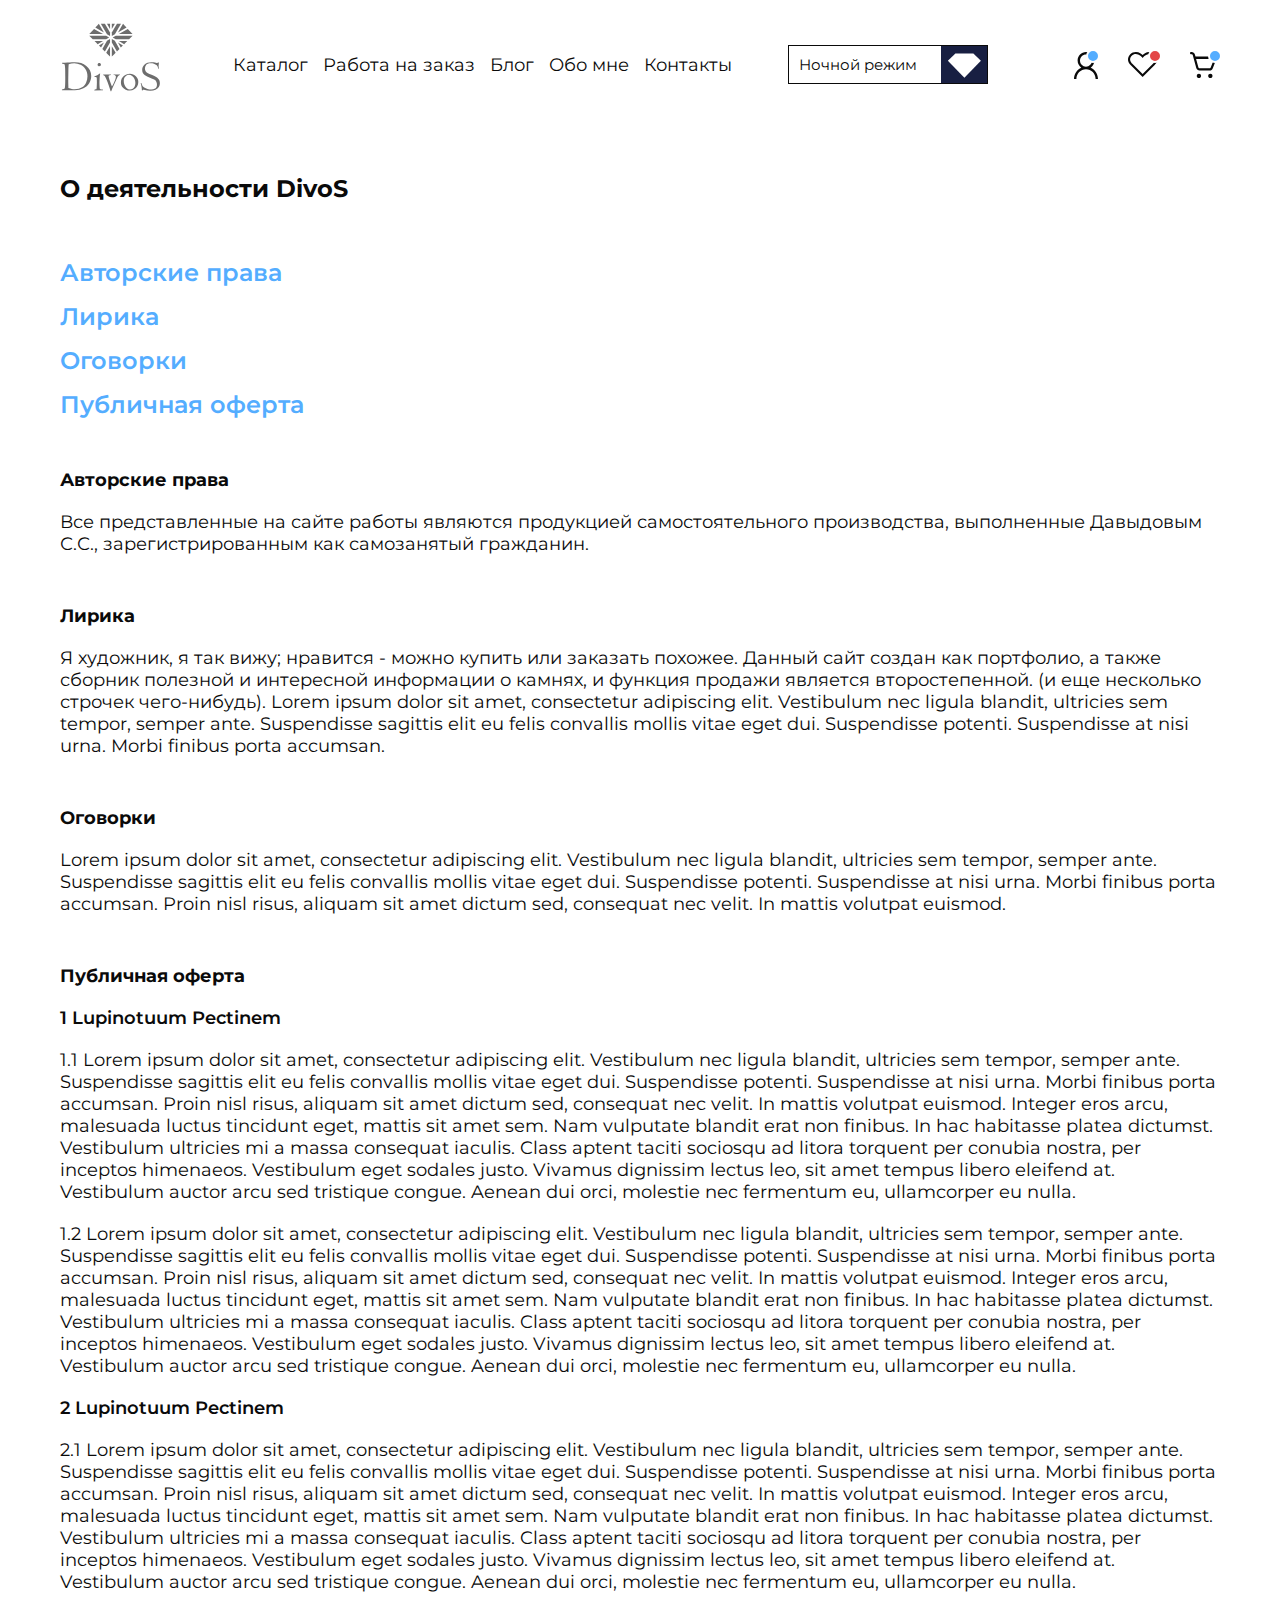
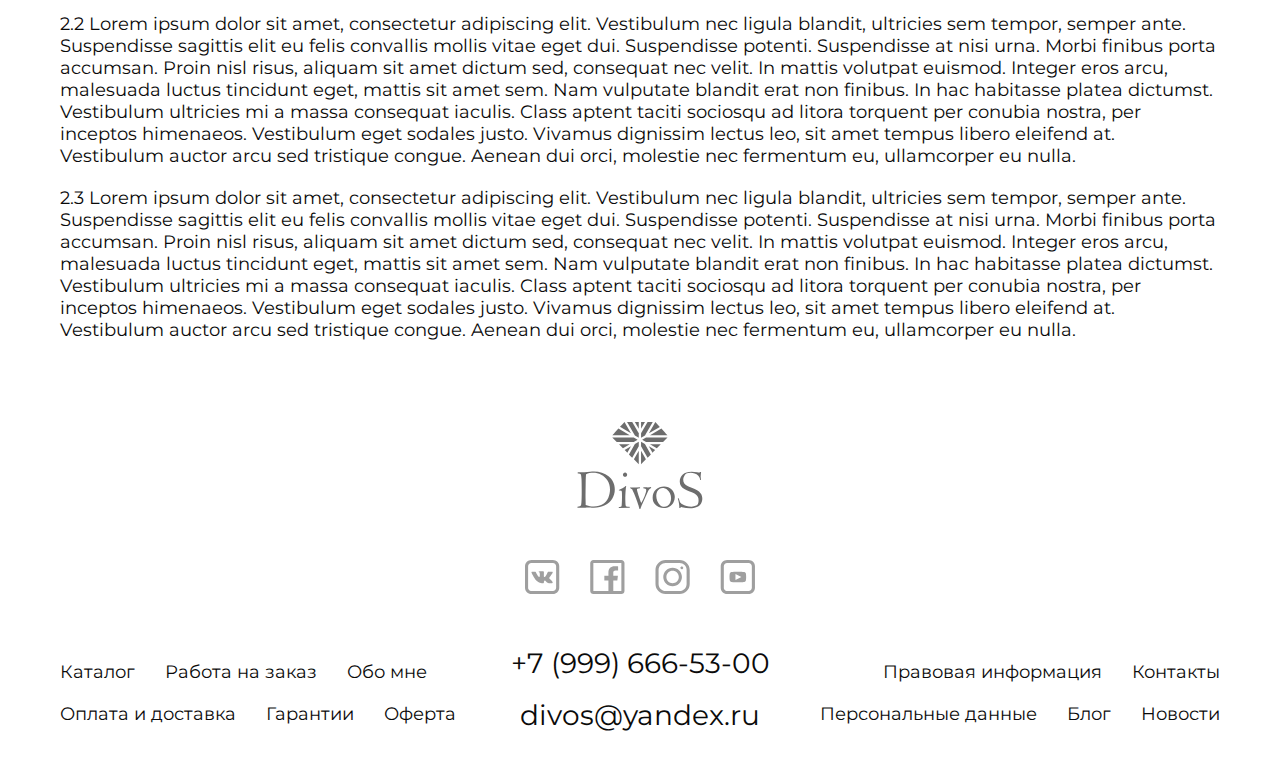
<file: activity.html>
<!DOCTYPE html>
<html lang="en">
  <head>
    <meta charset="UTF-8" />
    <meta name="viewport" content="width=device-width, initial-scale=1.0" />
    <meta http-equiv="X-UA-Compatible" content="ie=edge" />
    <title>Divos</title>
    <meta name="author" content="Yuriy Zudikhin" />
    <link rel="stylesheet" href="css/style.css" />
    <link rel="stylesheet" href="css/slick.css" />
    <link rel="preconnect" href="https://fonts.gstatic.com">
    <link href="https://fonts.googleapis.com/css2?family=Montserrat:wght@400;600;700&family=Roboto:wght@300;500&display=swap" rel="stylesheet">
  </head>
  <body>

    <header class="header">
      <div class="container">
        <div class="header_content">

          <a class="header_content_logo" href="/">
            <img class="light" src="img/general/logo_light.svg" alt="">
            <img class="dark" src="img/general/logo_dark.svg" alt="">
          </a>

          <ul class="header_content_menu">
            <li><a href="#">Каталог</a></li>
            <li><a href="#">Работа на заказ</a></li>
            <li><a href="#">Блог</a></li>
            <li><a href="#">Обо мне</a></li>
            <li><a href="#">Контакты</a></li>
          </ul>

          <div class="header_content_switch">
            <p class="light">Ночной режим</p>
            <p class="dark">Дневной режим</p>
            <div id="switch_theme" class="header_content_switch_icon">
              <img class="light" src="img/general/switch_icon_light.svg" alt="">
              <img class="dark" src="img/general/switch_icon_dark.svg" alt="">
            </div>
          </div>

          <div class="header_content_list">

            <a class="header_content_list_account fill" href="#">
              <img class="light" src="img/general/account_light.svg" alt="">
              <img class="dark" src="img/general/account_dark.svg" alt="">
            </a>

            <a class="header_content_list_favorite fill" href="#">
              <img class="light" src="img/general/favorite_light.svg" alt="">
              <img class="dark" src="img/general/favorite_dark.svg" alt="">
            </a>

            <a class="header_content_list_cart fill" href="#">
              <img class="light" src="img/general/cart_light.svg" alt="">
              <img class="dark" src="img/general/cart_dark.svg" alt="">
            </a>

          </div>

          <div class="header_content_btn">
            <span></span>
            <span></span>
            <span></span>
          </div>

        </div>
      </div>
    </header>

    <div class="header_dropdown">
      
      <ul class="header_dropdown_menu">
        <li class="active"><a href="#">Главная</a></li>
        <li><a href="#">Каталог</a></li>
        <li><a href="#">Работа на заказ</a></li>
        <li><a href="#">Блог</a></li>
        <li><a href="#">Обо мне</a></li>
        <li><a href="#">Контакты</a></li>
      </ul>

      <div class="header_dropdown_switcher">
        <p class="light">Ночной режим</p>
        <p class="dark">Дневной режим</p>
        <div class="header_dropdown_switcher_icon">
          <img class="light" src="img/general/switch_icon_light.svg" alt="">
          <img class="dark" src="img/general/switch_icon_dark.svg" alt="">
        </div>
      </div>

      <div class="header_dropdown_social">

        <a href="#">
          <img class="light" src="img/general/vk_light.svg" alt="">
          <img class="dark" src="img/general/vk_dark.svg" alt="">
        </a>

        <a href="#">
          <img class="light" src="img/general/fb_light.svg" alt="">
          <img class="dark" src="img/general/fb_dark.svg" alt="">
        </a>

        <a href="#">
          <img class="light" src="img/general/insta_light.svg" alt="">
          <img class="dark" src="img/general/insta_dark.svg" alt="">
        </a>

        <a href="#">
          <img class="light" src="img/general/youtube_light.svg" alt="">
          <img class="dark" src="img/general/youtube_dark.svg" alt="">
        </a>

      </div>

      <div class="header_dropdown_connection">
        <a href="tel:+7 (999) 666-53-00">+7 (999) 666-53-00</a>
        <a href="mailto:divos@yandex.ru">divos@yandex.ru</a>
      </div>

    </div>

    <main class="main">

      <div class="search">
        <div class="container">
          <div class="search_content">
            <button class="search_content_back" onclick="history.back();">
              <img class="light" src="img/search/arrow_back_light.svg" alt="">
              <img class="dark" src="img/search/arrow_back_dark.svg" alt="" />
            </button>
            <form action="">
              <input dir="rtl" type="text" placeholder="Поиск">
              <button type="submit">
                <img class="light" src="img/search/search_icon_light.svg" alt="">
                <img class="dark" src="img/search/search_icon_dark.svg" alt="">
              </button>
            </form>
          </div>
        </div>
      </div>

      <section class="activity">
        <div class="container">
          <div class="activity_content">
            <h2>О деятельности DivoS</h2>
            <div class="activity_content_anchors">
              <button data-id="author">Авторские права</button>
              <button data-id="lyrics">Лирика</button>
              <button data-id="reservations">Оговорки</button>
              <button data-id="public">Публичная оферта</button>
            </div>

            <div id="author" class="activity_content_item">
              <h4>Авторские права</h4>
              <p>Все представленные на сайте работы являются продукцией самостоятельного производства, выполненные Давыдовым С.С., зарегистрированным как самозанятый гражданин.</p>
            </div>

            <div id="lyrics" class="activity_content_item">
              <h4>Лирика</h4>
              <p>Я художник, я так вижу; нравится - можно купить или заказать похожее. Данный сайт создан как портфолио, а также сборник полезной и интересной информации о камнях,  и  функция продажи является второстепенной. (и еще несколько строчек чего-нибудь). Lorem ipsum dolor sit amet, consectetur adipiscing elit. Vestibulum nec ligula blandit, ultricies sem tempor, semper ante. Suspendisse sagittis elit eu felis convallis mollis vitae eget dui. Suspendisse potenti. Suspendisse at nisi urna. Morbi finibus porta accumsan.</p>
            </div>

            <div id="reservations" class="activity_content_item">
              <h4>Оговорки</h4>
              <p>Lorem ipsum dolor sit amet, consectetur adipiscing elit. Vestibulum nec ligula blandit, ultricies sem tempor, semper ante. Suspendisse sagittis elit eu felis convallis mollis vitae eget dui. Suspendisse potenti. Suspendisse at nisi urna. Morbi finibus porta accumsan. Proin nisl risus, aliquam sit amet dictum sed, consequat nec velit. In mattis volutpat euismod.</p>
            </div>

            <div id="public" class="activity_content_item">
              <h4>Публичная оферта</h4>

              <div class="activity_content_item_block">
                <h5>1 Lupinotuum Pectinem</h5>
                <ul>
                  <li>
                    <p>1.1   Lorem ipsum dolor sit amet, consectetur adipiscing elit. Vestibulum nec ligula blandit, ultricies sem tempor, semper ante. Suspendisse sagittis elit eu felis convallis mollis vitae eget dui. Suspendisse potenti. Suspendisse at nisi urna. Morbi finibus porta accumsan. Proin nisl risus, aliquam sit amet dictum sed, consequat nec velit. In mattis volutpat euismod. Integer eros arcu, malesuada luctus tincidunt eget, mattis sit amet sem. Nam vulputate blandit erat non finibus. In hac habitasse platea dictumst. Vestibulum ultricies mi a massa consequat iaculis. Class aptent taciti sociosqu ad litora torquent per conubia nostra, per inceptos himenaeos. Vestibulum eget sodales justo. Vivamus dignissim lectus leo, sit amet tempus libero eleifend at. Vestibulum auctor arcu sed tristique congue. Aenean dui orci, molestie nec fermentum eu, ullamcorper eu nulla.</p>
                  </li>
                  <li>
                    <p>1.2   Lorem ipsum dolor sit amet, consectetur adipiscing elit. Vestibulum nec ligula blandit, ultricies sem tempor, semper ante. Suspendisse sagittis elit eu felis convallis mollis vitae eget dui. Suspendisse potenti. Suspendisse at nisi urna. Morbi finibus porta accumsan. Proin nisl risus, aliquam sit amet dictum sed, consequat nec velit. In mattis volutpat euismod. Integer eros arcu, malesuada luctus tincidunt eget, mattis sit amet sem. Nam vulputate blandit erat non finibus. In hac habitasse platea dictumst. Vestibulum ultricies mi a massa consequat iaculis. Class aptent taciti sociosqu ad litora torquent per conubia nostra, per inceptos himenaeos. Vestibulum eget sodales justo. Vivamus dignissim lectus leo, sit amet tempus libero eleifend at. Vestibulum auctor arcu sed tristique congue. Aenean dui orci, molestie nec fermentum eu, ullamcorper eu nulla.</p>
                  </li>
                </ul>
              </div>

              <div class="activity_content_item_block">
                <h5>2 Lupinotuum Pectinem</h5>
                <ul>
                  <li>
                    <p>2.1 Lorem ipsum dolor sit amet, consectetur adipiscing elit. Vestibulum nec ligula blandit, ultricies sem tempor, semper ante. Suspendisse sagittis elit eu felis convallis mollis vitae eget dui. Suspendisse potenti. Suspendisse at nisi urna. Morbi finibus porta accumsan. Proin nisl risus, aliquam sit amet dictum sed, consequat nec velit. In mattis volutpat euismod. Integer eros arcu, malesuada luctus tincidunt eget, mattis sit amet sem. Nam vulputate blandit erat non finibus. In hac habitasse platea dictumst. Vestibulum ultricies mi a massa consequat iaculis. Class aptent taciti sociosqu ad litora torquent per conubia nostra, per inceptos himenaeos. Vestibulum eget sodales justo. Vivamus dignissim lectus leo, sit amet tempus libero eleifend at. Vestibulum auctor arcu sed tristique congue. Aenean dui orci, molestie nec fermentum eu, ullamcorper eu nulla.</p>
                  </li>
                  <li>
                    <p>2.2 Lorem ipsum dolor sit amet, consectetur adipiscing elit. Vestibulum nec ligula blandit, ultricies sem tempor, semper ante. Suspendisse sagittis elit eu felis convallis mollis vitae eget dui. Suspendisse potenti. Suspendisse at nisi urna. Morbi finibus porta accumsan. Proin nisl risus, aliquam sit amet dictum sed, consequat nec velit. In mattis volutpat euismod. Integer eros arcu, malesuada luctus tincidunt eget, mattis sit amet sem. Nam vulputate blandit erat non finibus. In hac habitasse platea dictumst. Vestibulum ultricies mi a massa consequat iaculis. Class aptent taciti sociosqu ad litora torquent per conubia nostra, per inceptos himenaeos. Vestibulum eget sodales justo. Vivamus dignissim lectus leo, sit amet tempus libero eleifend at. Vestibulum auctor arcu sed tristique congue. Aenean dui orci, molestie nec fermentum eu, ullamcorper eu nulla.</p>
                  </li>
                  <li>
                    <p>2.3 Lorem ipsum dolor sit amet, consectetur adipiscing elit. Vestibulum nec ligula blandit, ultricies sem tempor, semper ante. Suspendisse sagittis elit eu felis convallis mollis vitae eget dui. Suspendisse potenti. Suspendisse at nisi urna. Morbi finibus porta accumsan. Proin nisl risus, aliquam sit amet dictum sed, consequat nec velit. In mattis volutpat euismod. Integer eros arcu, malesuada luctus tincidunt eget, mattis sit amet sem. Nam vulputate blandit erat non finibus. In hac habitasse platea dictumst. Vestibulum ultricies mi a massa consequat iaculis. Class aptent taciti sociosqu ad litora torquent per conubia nostra, per inceptos himenaeos. Vestibulum eget sodales justo. Vivamus dignissim lectus leo, sit amet tempus libero eleifend at. Vestibulum auctor arcu sed tristique congue. Aenean dui orci, molestie nec fermentum eu, ullamcorper eu nulla.</p>
                  </li>
                </ul>
              </div>

            </div>


          </div>
        </div>
      </section>

    </main>

    <footer class="footer">
      <div class="container">
        <div class="footer_content">

          <ul class="footer_content_desk_left">
            <li>
              <a href="#">Каталог</a>
            </li>
            <li>
              <a href="#">Работа на заказ</a>
            </li>
            <li>
              <a href="#">Обо мне</a>
            </li>
            <li>
              <a href="#">Оплата и доставка</a>
            </li>
            <li>
              <a href="#">Гарантии</a>
            </li>
            <li>
              <a href="#">Оферта</a>
            </li>
          </ul>

          <a class="footer_content_logo" href="#">
            <img class="light" src="img/general/logo_light.svg" alt="">
            <img class="dark" src="img/general/logo_dark.svg" alt="">
          </a>

          <div class="footer_content_social">
            <a href="#">
              <img src="img/general/vk_light.svg" alt="">
            </a>
    
            <a href="#">
              <img src="img/general/fb_light.svg" alt="">
            </a>
    
            <a href="#">
              <img src="img/general/insta_light.svg" alt="">
            </a>
    
            <a href="#">
              <img src="img/general/youtube_light.svg" alt="">
            </a>
          </div>

          <div class="footer_content_connection">
            <a href="tel:+7 (999) 666-53-00">+7 (999) 666-53-00</a>
            <a href="mailto:divos@yandex.ru">divos@yandex.ru</a>
          </div>

          <ul class="footer_content_desk_right">
            <li>
              <a href="#">Правовая информация</a>
            </li>
            <li>
              <a href="#">Контакты</a>
            </li>
            <li>
              <a href="#">Персональные данные</a>
            </li>
            <li>
              <a href="#">Блог</a>
            </li>
            <li>
              <a href="#">Новости</a>
            </li>
          </ul>
          
        </div>
      </div>
    </footer>

    <div class="footer_under">
      <div class="container">
        <div class="footer_under_content">
          <span>2021 ©Все права защищены</span>
          <a href="#">Политика конфиденциальности</a>
        </div>
      </div>
    </div>

    <div class="back_modal"></div>

    <script src="js/jquery-3.6.0.min.js"></script>
    <script src="js/slick.min.js"></script>
    <script src="js/main.js"></script>
  </body>
</html>
</file>
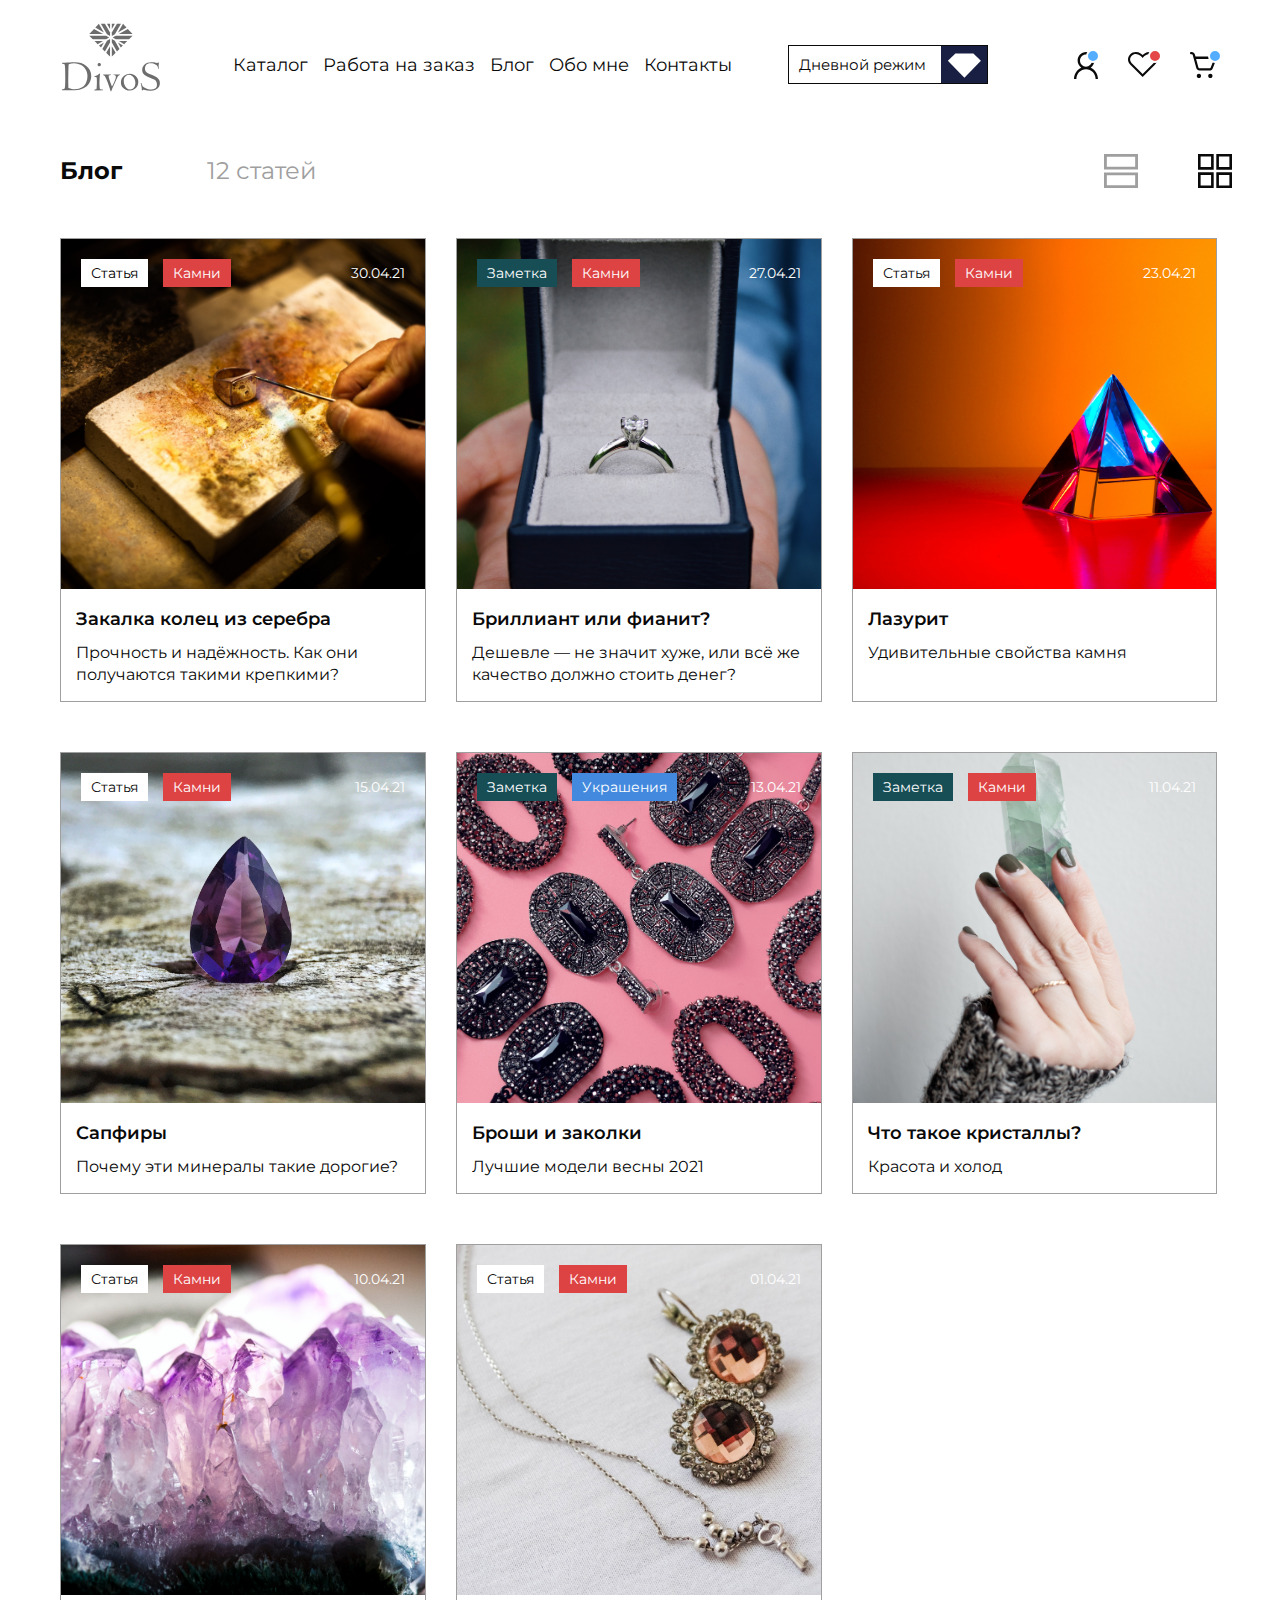
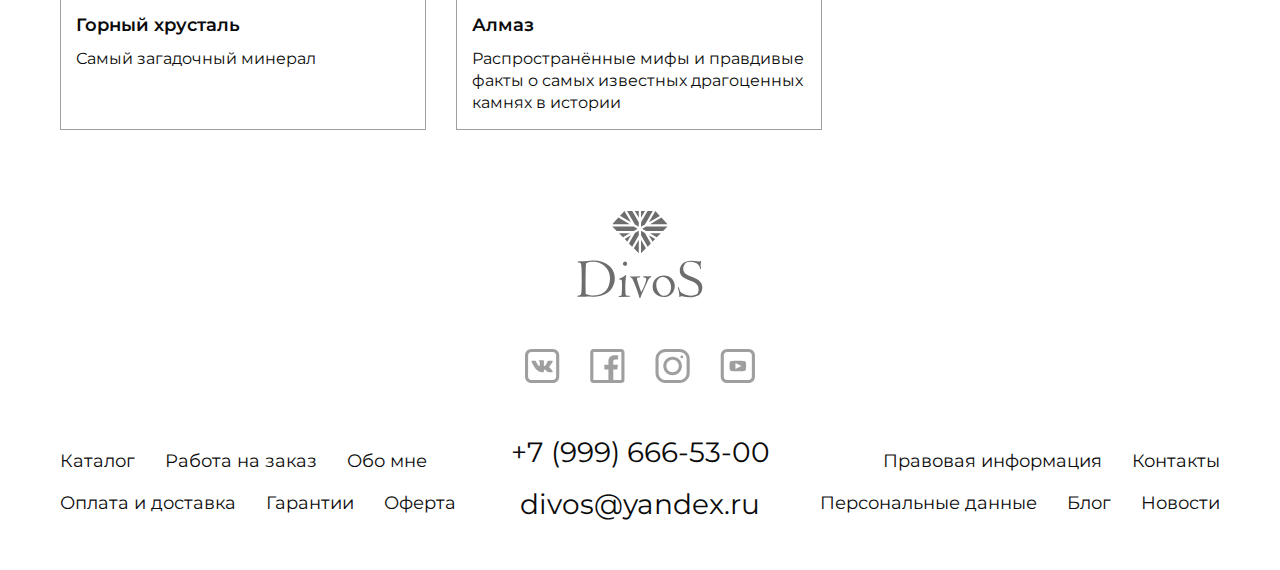
<file: blog.html>
<!DOCTYPE html>
<html lang="en">
  <head>
    <meta charset="UTF-8" />
    <meta name="viewport" content="width=device-width, initial-scale=1.0" />
    <meta http-equiv="X-UA-Compatible" content="ie=edge" />
    <title>Divos</title>
    <meta name="author" content="Yuriy Zudikhin" />
    <link rel="stylesheet" href="css/style.css" />
    <link rel="stylesheet" href="css/slick.css" />
    <link rel="preconnect" href="https://fonts.gstatic.com">
    <link href="https://fonts.googleapis.com/css2?family=Montserrat:wght@400;600;700&family=Roboto:wght@300;500&display=swap" rel="stylesheet">
  </head>
  <body>

    <header class="header">
      <div class="container">
        <div class="header_content">

          <a class="header_content_logo" href="/">
            <img class="light" src="img/general/logo_light.svg" alt="">
            <img class="dark" src="img/general/logo_dark.svg" alt="">
          </a>

          <ul class="header_content_menu">
            <li><a href="#">Каталог</a></li>
            <li><a href="#">Работа на заказ</a></li>
            <li><a href="#">Блог</a></li>
            <li><a href="#">Обо мне</a></li>
            <li><a href="#">Контакты</a></li>
          </ul>

          <div class="header_content_switch">
            <p>Дневной режим</p>
            <div id="switch_theme" class="header_content_switch_icon">
              <img class="light" src="img/general/switch_icon_light.svg" alt="">
              <img class="dark" src="img/general/switch_icon_dark.svg" alt="">
            </div>
          </div>

          <div class="header_content_list">

            <a class="header_content_list_account fill" href="#">
              <img class="light" src="img/general/account_light.svg" alt="">
              <img class="dark" src="img/general/account_dark.svg" alt="">
            </a>

            <a class="header_content_list_favorite fill" href="#">
              <img class="light" src="img/general/favorite_light.svg" alt="">
              <img class="dark" src="img/general/favorite_dark.svg" alt="">
            </a>

            <a class="header_content_list_cart fill" href="#">
              <img class="light" src="img/general/cart_light.svg" alt="">
              <img class="dark" src="img/general/cart_dark.svg" alt="">
            </a>

          </div>

          <div class="header_content_btn">
            <span></span>
            <span></span>
            <span></span>
          </div>

        </div>
      </div>
    </header>

    <div class="header_dropdown">
      
      <ul class="header_dropdown_menu">
        <li class="active"><a href="#">Главная</a></li>
        <li><a href="#">Каталог</a></li>
        <li><a href="#">Работа на заказ</a></li>
        <li><a href="#">Блог</a></li>
        <li><a href="#">Обо мне</a></li>
        <li><a href="#">Контакты</a></li>
      </ul>

      <div class="header_dropdown_switcher">
        <p class="light">Ночной режим</p>
        <p class="dark">Дневной режим</p>
        <div class="header_dropdown_switcher_icon">
          <img class="light" src="img/general/switch_icon_light.svg" alt="">
          <img class="dark" src="img/general/switch_icon_dark.svg" alt="">
        </div>
      </div>

      <div class="header_dropdown_social">

        <a href="#">
          <img class="light" src="img/general/vk_light.svg" alt="">
          <img class="dark" src="img/general/vk_dark.svg" alt="">
        </a>

        <a href="#">
          <img class="light" src="img/general/fb_light.svg" alt="">
          <img class="dark" src="img/general/fb_dark.svg" alt="">
        </a>

        <a href="#">
          <img class="light" src="img/general/insta_light.svg" alt="">
          <img class="dark" src="img/general/insta_dark.svg" alt="">
        </a>

        <a href="#">
          <img class="light" src="img/general/youtube_light.svg" alt="">
          <img class="dark" src="img/general/youtube_dark.svg" alt="">
        </a>

      </div>

      <div class="header_dropdown_connection">
        <a href="tel:+7 (999) 666-53-00">+7 (999) 666-53-00</a>
        <a href="mailto:divos@yandex.ru">divos@yandex.ru</a>
      </div>

    </div>

    <main class="main">

      <div class="search">
        <div class="container">
          <div class="search_content">
            <button class="search_content_back" onclick="history.back();">
              <img class="light" src="img/search/arrow_back_light.svg" alt="">
              <img class="dark" src="img/search/arrow_back_dark.svg" alt="" />
            </button>
            <form action="">
              <input dir="rtl" type="text" placeholder="Поиск">
              <button type="submit">
                <img class="light" src="img/search/search_icon_light.svg" alt="">
                <img class="dark" src="img/search/search_icon_dark.svg" alt="">
              </button>
            </form>
          </div>
        </div>
      </div>

      <section class="blog">
        <div class="container">
          <div class="blog_content">

            <div class="blog_content_title">

              <div class="blog_content_title_name">
                <h5>Блог</h5>
                <span>12 статей</span>
              </div>

              <div class="blog_content_title_view">

                <div class="blog_content_title_view_big">
                  <img class="light" src="img/blog/big_view_black_active.svg" alt="">
                  <img class="default" src="img/blog/big_view_default.svg" alt="">
                  <img class="dark" src="img/blog/big_view_white_active.svg" alt="">
                </div>

                <div class="blog_content_title_view_tiles">
                  <img class="light" src="img/blog/tiles_view_black_active.svg" alt="">
                  <img class="default" src="img/blog/tiles_view_default.svg" alt="">
                  <img class="dark" src="img/blog/tiles_view_white_active.svg" alt="">
                </div>

              </div>

            </div>

            <div class="blog_content_list">

              <div class="blog_content_list_item">

                <div class="blog_content_list_item_img">

                  <a href="#">
                    <img src="img/blog/1.jpg" alt="">
                  </a>

                  <div class="blog_content_list_item_img_tags">
                    <a style="color: #000; background-color: #FFFFFF" href="#">Статья</a>
                    <a style="color: #FFFFFF; background-color: #DE4343" href="#">Камни</a>
                  </div>

                  <div class="blog_content_list_item_img_date">
                    <a href="#">
                      <span>30.04.21</span>
                    </a>
                  </div>

                </div>

                <div class="blog_content_list_item_text">
                  <a href="#">
                    <h3>Закалка колец из серебра</h3>
                    <p>Прочность и надёжность. Как они получаются такими крепкими?</p>
                  </a>
                </div>
                
              </div>

              <div class="blog_content_list_item">

                <div class="blog_content_list_item_img">

                  <a href="#">
                    <img src="img/blog/2.jpg" alt="">
                  </a>

                  <div class="blog_content_list_item_img_tags">
                    <a style="color: #fff; background-color: #174E56" href="#">Заметка</a>
                    <a style="color: #FFFFFF; background-color: #DE4343" href="#">Камни</a>
                  </div>

                  <div class="blog_content_list_item_img_date">
                    <a href="#">
                      <span>27.04.21</span>
                    </a>
                  </div>

                </div>

                <div class="blog_content_list_item_text">
                  <a href="#">
                    <h3>Бриллиант или фианит?</h3>
                    <p>Дешевле — не значит хуже, или всё же качество должно стоить денег?</p>
                  </a>
                </div>
                
              </div>

              <div class="blog_content_list_item">

                <div class="blog_content_list_item_img">

                  <a href="#">
                    <img src="img/blog/3.jpg" alt="">
                  </a>

                  <div class="blog_content_list_item_img_tags">
                    <a style="color: #0A0A0A; background-color: #fff" href="#">Статья</a>
                    <a style="color: #FFFFFF; background-color: #DE4343" href="#">Камни</a>
                  </div>

                  <div class="blog_content_list_item_img_date">
                    <a href="#">
                      <span>23.04.21</span>
                    </a>
                  </div>

                </div>

                <div class="blog_content_list_item_text">
                  <a href="#">
                    <h3>Лазурит</h3>
                    <p>Удивительные свойства камня</p>
                  </a>
                </div>
                
              </div>

              <div class="blog_content_list_item">

                <div class="blog_content_list_item_img">

                  <a href="#">
                    <img src="img/blog/4.jpg" alt="">
                  </a>

                  <div class="blog_content_list_item_img_tags">
                    <a style="color: #0A0A0A; background-color: #fff" href="#">Статья</a>
                    <a style="color: #FFFFFF; background-color: #DE4343" href="#">Камни</a>
                  </div>

                  <div class="blog_content_list_item_img_date">
                    <a href="#">
                      <span>15.04.21</span>
                    </a>
                  </div>

                </div>

                <div class="blog_content_list_item_text">
                  <a href="#">
                    <h3>Сапфиры</h3>
                    <p>Почему эти минералы такие дорогие?</p>
                  </a>
                </div>
                
              </div>

              <div class="blog_content_list_item">

                <div class="blog_content_list_item_img">

                  <a href="#">
                    <img src="img/blog/5.jpg" alt="">
                  </a>

                  <div class="blog_content_list_item_img_tags">
                    <a style="color: #fff; background-color: #174E56" href="#">Заметка</a>
                    <a style="color: #FFFFFF; background-color: #438ADE" href="#">Украшения</a>
                  </div>

                  <div class="blog_content_list_item_img_date">
                    <a href="#">
                      <span>13.04.21</span>
                    </a>
                  </div>

                </div>

                <div class="blog_content_list_item_text">
                  <a href="#">
                    <h3>Броши и заколки</h3>
                    <p>Лучшие модели весны 2021</p>
                  </a>
                </div>
                
              </div>

              <div class="blog_content_list_item">

                <div class="blog_content_list_item_img">

                  <a href="#">
                    <img src="img/blog/6.jpg" alt="">
                  </a>

                  <div class="blog_content_list_item_img_tags">
                    <a style="color: #fff; background-color: #174E56" href="#">Заметка</a>
                    <a style="color: #FFFFFF; background-color: #DE4343" href="#">Камни</a>
                  </div>

                  <div class="blog_content_list_item_img_date">
                    <a href="#">
                      <span>11.04.21</span>
                    </a>
                  </div>

                </div>

                <div class="blog_content_list_item_text">
                  <a href="#">
                    <h3>Что такое кристаллы?</h3>
                    <p>Красота и холод</p>
                  </a>
                </div>
                
              </div>

              <div class="blog_content_list_item">

                <div class="blog_content_list_item_img">

                  <a href="#">
                    <img src="img/blog/7.jpg" alt="">
                  </a>

                  <div class="blog_content_list_item_img_tags">
                    <a style="color: #0A0A0A; background-color: #fff" href="#">Статья</a>
                    <a style="color: #FFFFFF; background-color: #DE4343" href="#">Камни</a>
                  </div>

                  <div class="blog_content_list_item_img_date">
                    <a href="#">
                      <span>10.04.21</span>
                    </a>
                  </div>

                </div>

                <div class="blog_content_list_item_text">
                  <a href="#">
                    <h3>Горный хрусталь</h3>
                    <p>Самый загадочный минерал</p>
                  </a>
                </div>
                
              </div>

              <div class="blog_content_list_item">

                <div class="blog_content_list_item_img">

                  <a href="#">
                    <img src="img/blog/9.jpg" alt="">
                  </a>

                  <div class="blog_content_list_item_img_tags">
                    <a style="color: #0A0A0A; background-color: #fff" href="#">Статья</a>
                    <a style="color: #FFFFFF; background-color: #DE4343" href="#">Камни</a>
                  </div>

                  <div class="blog_content_list_item_img_date">
                    <a href="#">
                      <span>01.04.21</span>
                    </a>
                  </div>

                </div>

                <div class="blog_content_list_item_text">
                  <a href="#">
                    <h3>Алмаз</h3>
                    <p>Распространённые мифы и правдивые факты о самых известных драгоценных камнях в истории</p>
                  </a>
                </div>
                
              </div>

            </div>
          </div>
        </div>
      </section>

    </main>

    <footer class="footer">
      <div class="container">
        <div class="footer_content">

          <ul class="footer_content_desk_left">
            <li>
              <a href="#">Каталог</a>
            </li>
            <li>
              <a href="#">Работа на заказ</a>
            </li>
            <li>
              <a href="#">Обо мне</a>
            </li>
            <li>
              <a href="#">Оплата и доставка</a>
            </li>
            <li>
              <a href="#">Гарантии</a>
            </li>
            <li>
              <a href="#">Оферта</a>
            </li>
          </ul>

          <a class="footer_content_logo" href="#">
            <img class="light" src="img/general/logo_light.svg" alt="">
            <img class="dark" src="img/general/logo_dark.svg" alt="">
          </a>

          <div class="footer_content_social">
            <a href="#">
              <img src="img/general/vk_light.svg" alt="">
            </a>
    
            <a href="#">
              <img src="img/general/fb_light.svg" alt="">
            </a>
    
            <a href="#">
              <img src="img/general/insta_light.svg" alt="">
            </a>
    
            <a href="#">
              <img src="img/general/youtube_light.svg" alt="">
            </a>
          </div>

          <div class="footer_content_connection">
            <a href="tel:+7 (999) 666-53-00">+7 (999) 666-53-00</a>
            <a href="mailto:divos@yandex.ru">divos@yandex.ru</a>
          </div>

          <ul class="footer_content_desk_right">
            <li>
              <a href="#">Правовая информация</a>
            </li>
            <li>
              <a href="#">Контакты</a>
            </li>
            <li>
              <a href="#">Персональные данные</a>
            </li>
            <li>
              <a href="#">Блог</a>
            </li>
            <li>
              <a href="#">Новости</a>
            </li>
          </ul>
          
        </div>
      </div>
    </footer>

    <div class="footer_under">
      <div class="container">
        <div class="footer_under_content">
          <span>2021 ©Все права защищены</span>
          <a href="#">Политика конфиденциальности</a>
        </div>
      </div>
    </div>

    <div class="back_modal"></div>

    <script src="js/jquery-3.6.0.min.js"></script>
    <script src="js/slick.min.js"></script>
    <script src="js/main.js"></script>
  </body>
</html>
</file>
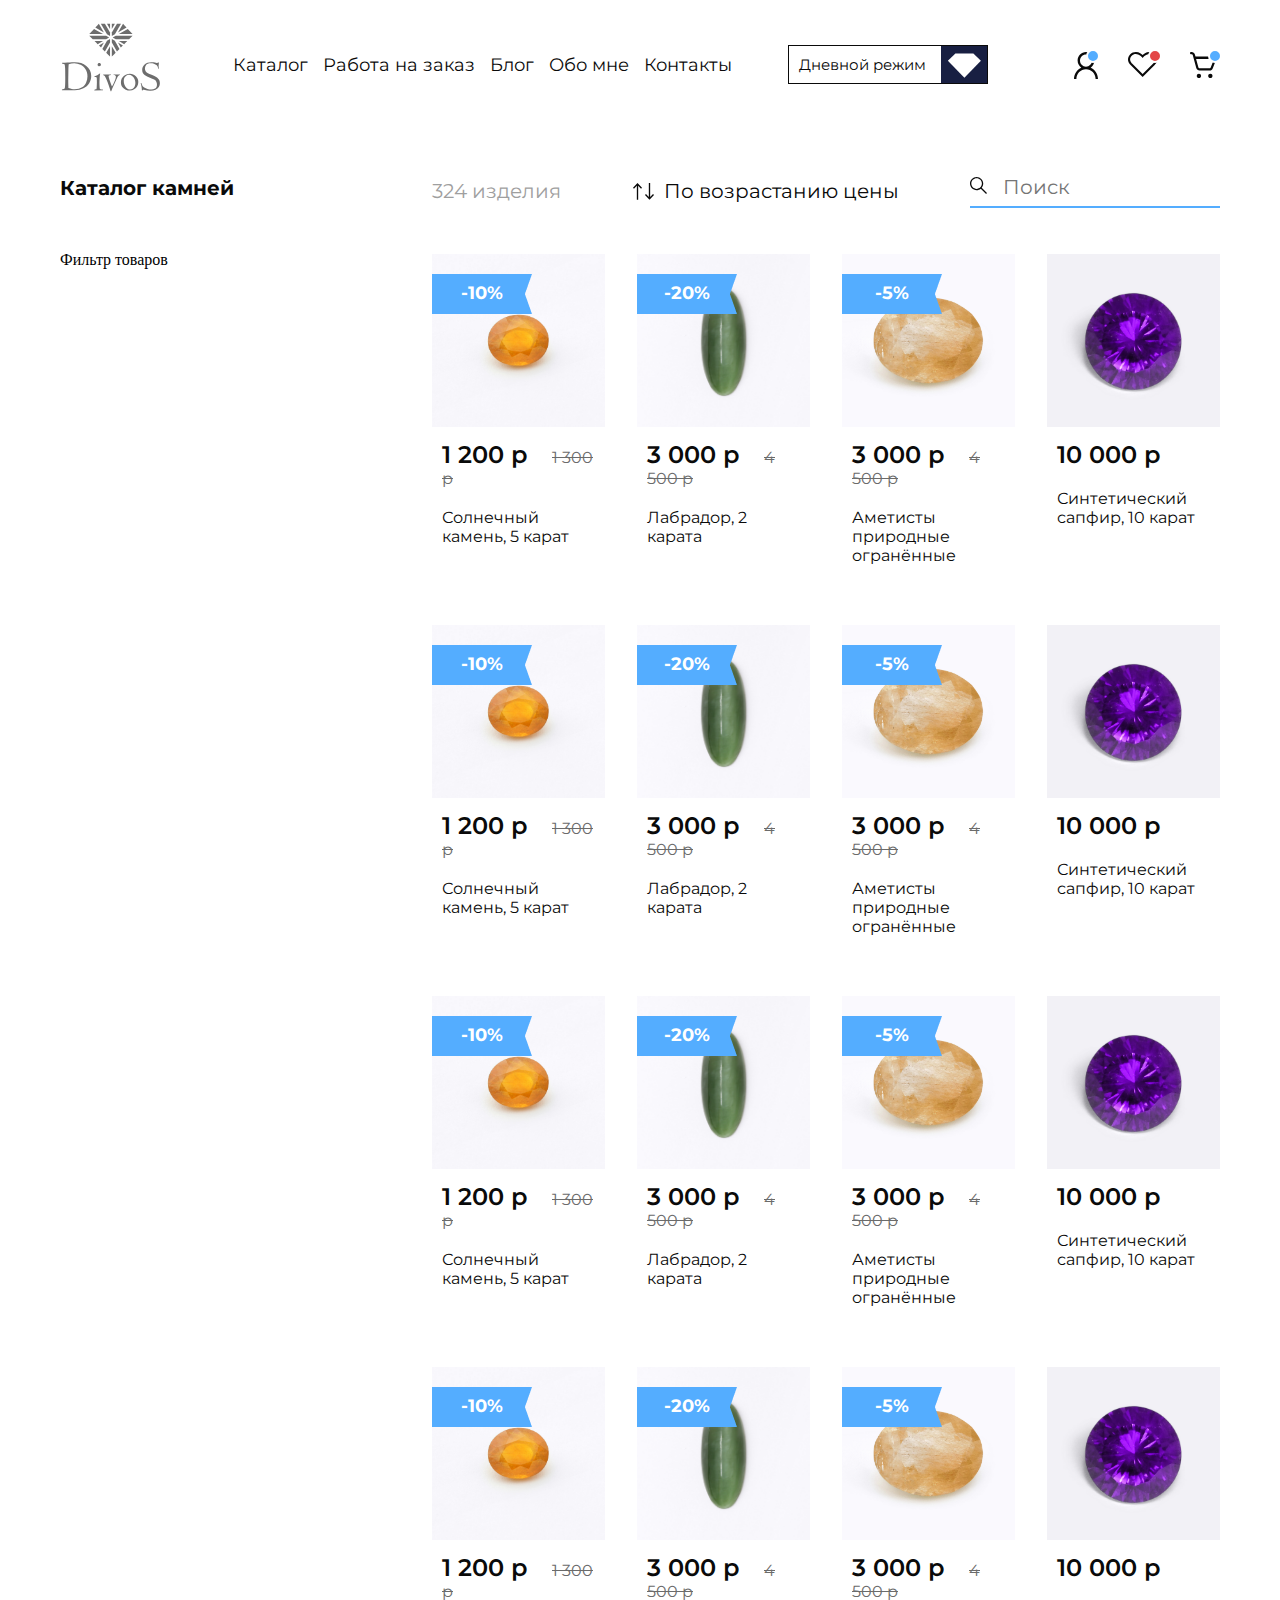
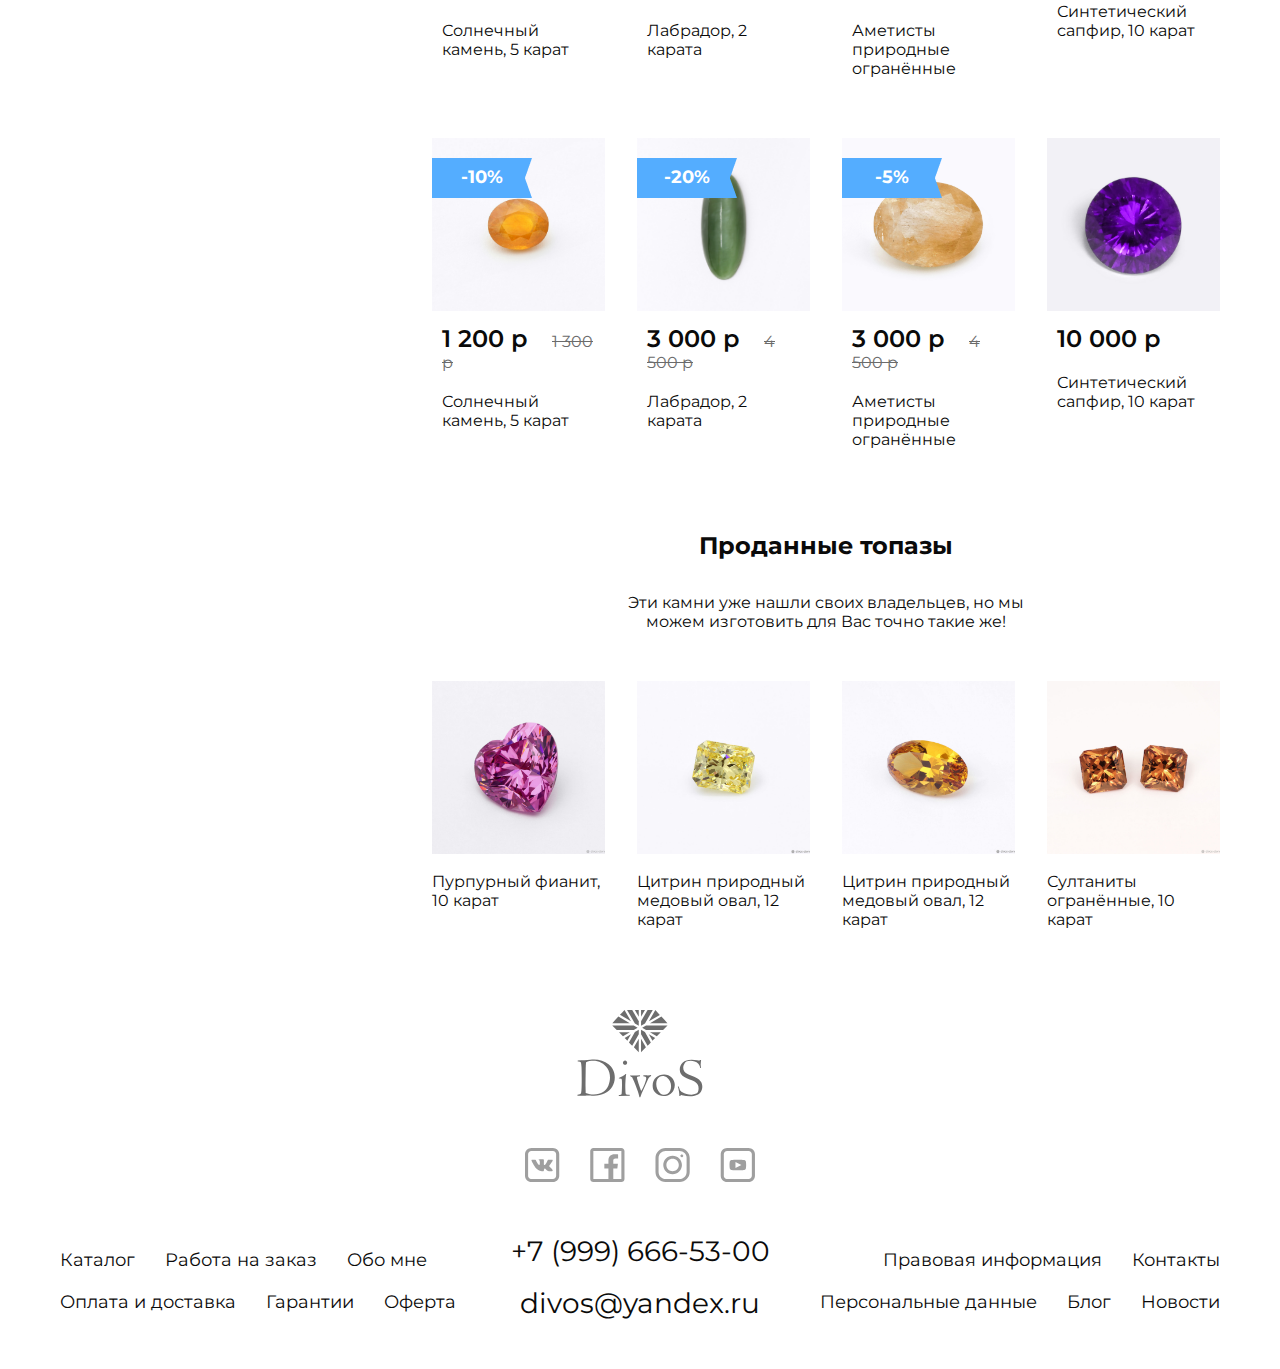
<file: catalog.html>
<!DOCTYPE html>
<html lang="en">
  <head>
    <meta charset="UTF-8" />
    <meta name="viewport" content="width=device-width, initial-scale=1.0" />
    <meta http-equiv="X-UA-Compatible" content="ie=edge" />
    <title>Divos</title>
    <meta name="author" content="Yuriy Zudikhin" />
    <link rel="stylesheet" href="css/style.css" />
    <link rel="stylesheet" href="css/slick.css" />
    <link rel="preconnect" href="https://fonts.gstatic.com">
    <link href="https://fonts.googleapis.com/css2?family=Montserrat:wght@400;500;600;700&family=Roboto:wght@300;500&display=swap" rel="stylesheet">
  </head>
  <body>

    <header class="header">
      <div class="container">
        <div class="header_content">

          <a class="header_content_logo" href="/">
            <img class="light" src="img/general/logo_light.svg" alt="">
            <img class="dark" src="img/general/logo_dark.svg" alt="">
          </a>

          <ul class="header_content_menu">
            <li><a href="#">Каталог</a></li>
            <li><a href="#">Работа на заказ</a></li>
            <li><a href="#">Блог</a></li>
            <li><a href="#">Обо мне</a></li>
            <li><a href="#">Контакты</a></li>
          </ul>

          <div class="header_content_switch">
            <p>Дневной режим</p>
            <div id="switch_theme" class="header_content_switch_icon">
              <img class="light" src="img/general/switch_icon_light.svg" alt="">
              <img class="dark" src="img/general/switch_icon_dark.svg" alt="">
            </div>
          </div>

          <div class="header_content_list">

            <a class="header_content_list_account fill" href="#">
              <img class="light" src="img/general/account_light.svg" alt="">
              <img class="dark" src="img/general/account_dark.svg" alt="">
            </a>

            <a class="header_content_list_favorite fill" href="#">
              <img class="light" src="img/general/favorite_light.svg" alt="">
              <img class="dark" src="img/general/favorite_dark.svg" alt="">
            </a>

            <a class="header_content_list_cart fill" href="#">
              <img class="light" src="img/general/cart_light.svg" alt="">
              <img class="dark" src="img/general/cart_dark.svg" alt="">
            </a>

          </div>

          <div class="header_content_btn">
            <span></span>
            <span></span>
            <span></span>
          </div>

        </div>
      </div>
    </header>

    <div class="header_dropdown">
      
      <ul class="header_dropdown_menu">
        <li class="active"><a href="#">Главная</a></li>
        <li><a href="#">Каталог</a></li>
        <li><a href="#">Работа на заказ</a></li>
        <li><a href="#">Блог</a></li>
        <li><a href="#">Обо мне</a></li>
        <li><a href="#">Контакты</a></li>
      </ul>

      <div class="header_dropdown_switcher">
        <p class="light">Ночной режим</p>
        <p class="dark">Дневной режим</p>
        <div class="header_dropdown_switcher_icon">
          <img class="light" src="img/general/switch_icon_light.svg" alt="">
          <img class="dark" src="img/general/switch_icon_dark.svg" alt="">
        </div>
      </div>

      <div class="header_dropdown_social">

        <a href="#">
          <img class="light" src="img/general/vk_light.svg" alt="">
          <img class="dark" src="img/general/vk_dark.svg" alt="">
        </a>

        <a href="#">
          <img class="light" src="img/general/fb_light.svg" alt="">
          <img class="dark" src="img/general/fb_dark.svg" alt="">
        </a>

        <a href="#">
          <img class="light" src="img/general/insta_light.svg" alt="">
          <img class="dark" src="img/general/insta_dark.svg" alt="">
        </a>

        <a href="#">
          <img class="light" src="img/general/youtube_light.svg" alt="">
          <img class="dark" src="img/general/youtube_dark.svg" alt="">
        </a>

      </div>

      <div class="header_dropdown_connection">
        <a href="tel:+7 (999) 666-53-00">+7 (999) 666-53-00</a>
        <a href="mailto:divos@yandex.ru">divos@yandex.ru</a>
      </div>

    </div>

    <main class="main">

      <div class="search">
        <div class="container">
          <div class="search_content">
            <button class="search_content_back" onclick="history.back();">
              <img class="light" src="img/search/arrow_back_light.svg" alt="">
              <img class="dark" src="img/search/arrow_back_dark.svg" alt="" />
            </button>
            <form action="">
              <input dir="rtl" type="text" placeholder="Поиск">
              <button type="submit">
                <img class="light" src="img/search/search_icon_light.svg" alt="">
                <img class="dark" src="img/search/search_icon_dark.svg" alt="">
              </button>
            </form>
          </div>
        </div>
      </div>

      <section class="catalog">
        <div class="container">
          <div class="catalog_main">
            <div class="catalog_main_sidebar">
              <h3>Каталог камней</h3>
              Фильтр товаров
            </div>
            <div class="catalog_main_list">
              <div class="catalog_main_list_head">
                <div class="catalog_main_list_head_mob">
                  <div class="catalog_main_list_head_mob_left">
                    <h3>Каталог камней</h3>
                    <div class="catalog_main_list_head_mob_left_filter">
                      <img class="light" src="img/catalog/arrows_black.svg" alt="">
                      <img class="dark" src="img/catalog/arrows_white.svg" alt="">
                      <span>По возрастанию цены</span>
                    </div>
                  </div>
                  <div class="catalog_main_list_head_mob_right">
                    <span class="catalog_main_list_head_mob_right_name">324 изделия</span>
                    <div class="catalog_main_list_head_mob_right_filter">
                      <img class="light" src="img/catalog/filter_black.svg" alt="">
                      <img class="dark" src="img/catalog/filter_white.svg" alt="">
                      <img class="active" src="img/catalog/filter_active.svg" alt="">
                      <span>Фильтры</span>
                    </div>
                  </div>
                </div>
                <div class="catalog_main_list_head_desk">
                  <span class="catalog_main_list_head_desk_quantity">324 изделия</span>
                  <div class="catalog_main_list_head_desk_filter">
                    <img class="light" src="img/catalog/arrows_black.svg" alt="">
                    <img class="dark" src="img/catalog/arrows_white.svg" alt="">
                    <span>По возрастанию цены</span>
                  </div>
                  <div class="catalog_main_list_head_desk_search">
                    <form action="">
                      <button type="submit">
                        <img class="light" src="img/catalog/search_icon.svg" alt="">
                        <img class="dark" src="img/catalog/search_icon_white.svg" alt="">
                      </button>
                      <input placeholder="Поиск" type="text">
                    </form>
                  </div>
                </div>
              </div>
              <div class="catalog_main_list_content">

                <div class="catalog_main_list_content_item">
                  <a href="#">
                    <div class="catalog_main_list_content_item_img">
                      <div class="catalog_main_list_content_item_img_discount">
                        <img src="img/catalog/discount.png" alt="">
                        <span>-10%</span>
                      </div>
                      <img class="catalog_main_list_content_item_img_main" src="img/catalog/1.jpg" alt="">
                    </div>
                    <div class="catalog_main_list_content_item_price">
                      <span class="catalog_main_list_content_item_price_new">1 200 р</span>
                      <span class="catalog_main_list_content_item_price_old">1 300 р</span>
                    </div>
                    <h4>Солнечный камень, 5 карат</h4>
                  </a>
                </div>

                <div class="catalog_main_list_content_item">
                  <a href="#">
                    <div class="catalog_main_list_content_item_img">
                      <div class="catalog_main_list_content_item_img_discount">
                        <img src="img/catalog/discount.png" alt="">
                        <span>-20%</span>
                      </div>
                      <img class="catalog_main_list_content_item_img_main" src="img/catalog/2.jpg" alt="">
                    </div>
                    <div class="catalog_main_list_content_item_price">
                      <span class="catalog_main_list_content_item_price_new">3 000 р</span>
                      <span class="catalog_main_list_content_item_price_old">4 500 р</span>
                    </div>
                    <h4>Лабрадор, 2 карата</h4>
                  </a>
                </div>

                <div class="catalog_main_list_content_item">
                  <a href="#">
                    <div class="catalog_main_list_content_item_img">
                      <div class="catalog_main_list_content_item_img_discount">
                        <img src="img/catalog/discount.png" alt="">
                        <span>-5%</span>
                      </div>
                      <img class="catalog_main_list_content_item_img_main" src="img/catalog/3.jpg" alt="">
                    </div>
                    <div class="catalog_main_list_content_item_price">
                      <span class="catalog_main_list_content_item_price_new">3 000 р</span>
                      <span class="catalog_main_list_content_item_price_old">4 500 р</span>
                    </div>
                    <h4>Аметисты природные огранённые</h4>
                  </a>
                </div>

                <div class="catalog_main_list_content_item">
                  <a href="#">
                    <div class="catalog_main_list_content_item_img">
                      <img class="catalog_main_list_content_item_img_main" src="img/catalog/4.jpg" alt="">
                    </div>
                    <div class="catalog_main_list_content_item_price">
                      <span class="catalog_main_list_content_item_price_new">10 000 р</span>
                    </div>
                    <h4>Синтетический сапфир, 10 карат</h4>
                  </a>
                </div>

                <div class="catalog_main_list_content_item">
                  <a href="#">
                    <div class="catalog_main_list_content_item_img">
                      <div class="catalog_main_list_content_item_img_discount">
                        <img src="img/catalog/discount.png" alt="">
                        <span>-10%</span>
                      </div>
                      <img class="catalog_main_list_content_item_img_main" src="img/catalog/1.jpg" alt="">
                    </div>
                    <div class="catalog_main_list_content_item_price">
                      <span class="catalog_main_list_content_item_price_new">1 200 р</span>
                      <span class="catalog_main_list_content_item_price_old">1 300 р</span>
                    </div>
                    <h4>Солнечный камень, 5 карат</h4>
                  </a>
                </div>

                <div class="catalog_main_list_content_item">
                  <a href="#">
                    <div class="catalog_main_list_content_item_img">
                      <div class="catalog_main_list_content_item_img_discount">
                        <img src="img/catalog/discount.png" alt="">
                        <span>-20%</span>
                      </div>
                      <img class="catalog_main_list_content_item_img_main" src="img/catalog/2.jpg" alt="">
                    </div>
                    <div class="catalog_main_list_content_item_price">
                      <span class="catalog_main_list_content_item_price_new">3 000 р</span>
                      <span class="catalog_main_list_content_item_price_old">4 500 р</span>
                    </div>
                    <h4>Лабрадор, 2 карата</h4>
                  </a>
                </div>

                <div class="catalog_main_list_content_item">
                  <a href="#">
                    <div class="catalog_main_list_content_item_img">
                      <div class="catalog_main_list_content_item_img_discount">
                        <img src="img/catalog/discount.png" alt="">
                        <span>-5%</span>
                      </div>
                      <img class="catalog_main_list_content_item_img_main" src="img/catalog/3.jpg" alt="">
                    </div>
                    <div class="catalog_main_list_content_item_price">
                      <span class="catalog_main_list_content_item_price_new">3 000 р</span>
                      <span class="catalog_main_list_content_item_price_old">4 500 р</span>
                    </div>
                    <h4>Аметисты природные огранённые</h4>
                  </a>
                </div>

                <div class="catalog_main_list_content_item">
                  <a href="#">
                    <div class="catalog_main_list_content_item_img">
                      <img class="catalog_main_list_content_item_img_main" src="img/catalog/4.jpg" alt="">
                    </div>
                    <div class="catalog_main_list_content_item_price">
                      <span class="catalog_main_list_content_item_price_new">10 000 р</span>
                    </div>
                    <h4>Синтетический сапфир, 10 карат</h4>
                  </a>
                </div>

                <div class="catalog_main_list_content_item">
                  <a href="#">
                    <div class="catalog_main_list_content_item_img">
                      <div class="catalog_main_list_content_item_img_discount">
                        <img src="img/catalog/discount.png" alt="">
                        <span>-10%</span>
                      </div>
                      <img class="catalog_main_list_content_item_img_main" src="img/catalog/1.jpg" alt="">
                    </div>
                    <div class="catalog_main_list_content_item_price">
                      <span class="catalog_main_list_content_item_price_new">1 200 р</span>
                      <span class="catalog_main_list_content_item_price_old">1 300 р</span>
                    </div>
                    <h4>Солнечный камень, 5 карат</h4>
                  </a>
                </div>

                <div class="catalog_main_list_content_item">
                  <a href="#">
                    <div class="catalog_main_list_content_item_img">
                      <div class="catalog_main_list_content_item_img_discount">
                        <img src="img/catalog/discount.png" alt="">
                        <span>-20%</span>
                      </div>
                      <img class="catalog_main_list_content_item_img_main" src="img/catalog/2.jpg" alt="">
                    </div>
                    <div class="catalog_main_list_content_item_price">
                      <span class="catalog_main_list_content_item_price_new">3 000 р</span>
                      <span class="catalog_main_list_content_item_price_old">4 500 р</span>
                    </div>
                    <h4>Лабрадор, 2 карата</h4>
                  </a>
                </div>

                <div class="catalog_main_list_content_item">
                  <a href="#">
                    <div class="catalog_main_list_content_item_img">
                      <div class="catalog_main_list_content_item_img_discount">
                        <img src="img/catalog/discount.png" alt="">
                        <span>-5%</span>
                      </div>
                      <img class="catalog_main_list_content_item_img_main" src="img/catalog/3.jpg" alt="">
                    </div>
                    <div class="catalog_main_list_content_item_price">
                      <span class="catalog_main_list_content_item_price_new">3 000 р</span>
                      <span class="catalog_main_list_content_item_price_old">4 500 р</span>
                    </div>
                    <h4>Аметисты природные огранённые</h4>
                  </a>
                </div>

                <div class="catalog_main_list_content_item">
                  <a href="#">
                    <div class="catalog_main_list_content_item_img">
                      <img class="catalog_main_list_content_item_img_main" src="img/catalog/4.jpg" alt="">
                    </div>
                    <div class="catalog_main_list_content_item_price">
                      <span class="catalog_main_list_content_item_price_new">10 000 р</span>
                    </div>
                    <h4>Синтетический сапфир, 10 карат</h4>
                  </a>
                </div>

                <div class="catalog_main_list_content_item">
                  <a href="#">
                    <div class="catalog_main_list_content_item_img">
                      <div class="catalog_main_list_content_item_img_discount">
                        <img src="img/catalog/discount.png" alt="">
                        <span>-10%</span>
                      </div>
                      <img class="catalog_main_list_content_item_img_main" src="img/catalog/1.jpg" alt="">
                    </div>
                    <div class="catalog_main_list_content_item_price">
                      <span class="catalog_main_list_content_item_price_new">1 200 р</span>
                      <span class="catalog_main_list_content_item_price_old">1 300 р</span>
                    </div>
                    <h4>Солнечный камень, 5 карат</h4>
                  </a>
                </div>

                <div class="catalog_main_list_content_item">
                  <a href="#">
                    <div class="catalog_main_list_content_item_img">
                      <div class="catalog_main_list_content_item_img_discount">
                        <img src="img/catalog/discount.png" alt="">
                        <span>-20%</span>
                      </div>
                      <img class="catalog_main_list_content_item_img_main" src="img/catalog/2.jpg" alt="">
                    </div>
                    <div class="catalog_main_list_content_item_price">
                      <span class="catalog_main_list_content_item_price_new">3 000 р</span>
                      <span class="catalog_main_list_content_item_price_old">4 500 р</span>
                    </div>
                    <h4>Лабрадор, 2 карата</h4>
                  </a>
                </div>

                <div class="catalog_main_list_content_item">
                  <a href="#">
                    <div class="catalog_main_list_content_item_img">
                      <div class="catalog_main_list_content_item_img_discount">
                        <img src="img/catalog/discount.png" alt="">
                        <span>-5%</span>
                      </div>
                      <img class="catalog_main_list_content_item_img_main" src="img/catalog/3.jpg" alt="">
                    </div>
                    <div class="catalog_main_list_content_item_price">
                      <span class="catalog_main_list_content_item_price_new">3 000 р</span>
                      <span class="catalog_main_list_content_item_price_old">4 500 р</span>
                    </div>
                    <h4>Аметисты природные огранённые</h4>
                  </a>
                </div>

                <div class="catalog_main_list_content_item">
                  <a href="#">
                    <div class="catalog_main_list_content_item_img">
                      <img class="catalog_main_list_content_item_img_main" src="img/catalog/4.jpg" alt="">
                    </div>
                    <div class="catalog_main_list_content_item_price">
                      <span class="catalog_main_list_content_item_price_new">10 000 р</span>
                    </div>
                    <h4>Синтетический сапфир, 10 карат</h4>
                  </a>
                </div>

                <div class="catalog_main_list_content_item">
                  <a href="#">
                    <div class="catalog_main_list_content_item_img">
                      <div class="catalog_main_list_content_item_img_discount">
                        <img src="img/catalog/discount.png" alt="">
                        <span>-10%</span>
                      </div>
                      <img class="catalog_main_list_content_item_img_main" src="img/catalog/1.jpg" alt="">
                    </div>
                    <div class="catalog_main_list_content_item_price">
                      <span class="catalog_main_list_content_item_price_new">1 200 р</span>
                      <span class="catalog_main_list_content_item_price_old">1 300 р</span>
                    </div>
                    <h4>Солнечный камень, 5 карат</h4>
                  </a>
                </div>

                <div class="catalog_main_list_content_item">
                  <a href="#">
                    <div class="catalog_main_list_content_item_img">
                      <div class="catalog_main_list_content_item_img_discount">
                        <img src="img/catalog/discount.png" alt="">
                        <span>-20%</span>
                      </div>
                      <img class="catalog_main_list_content_item_img_main" src="img/catalog/2.jpg" alt="">
                    </div>
                    <div class="catalog_main_list_content_item_price">
                      <span class="catalog_main_list_content_item_price_new">3 000 р</span>
                      <span class="catalog_main_list_content_item_price_old">4 500 р</span>
                    </div>
                    <h4>Лабрадор, 2 карата</h4>
                  </a>
                </div>

                <div class="catalog_main_list_content_item">
                  <a href="#">
                    <div class="catalog_main_list_content_item_img">
                      <div class="catalog_main_list_content_item_img_discount">
                        <img src="img/catalog/discount.png" alt="">
                        <span>-5%</span>
                      </div>
                      <img class="catalog_main_list_content_item_img_main" src="img/catalog/3.jpg" alt="">
                    </div>
                    <div class="catalog_main_list_content_item_price">
                      <span class="catalog_main_list_content_item_price_new">3 000 р</span>
                      <span class="catalog_main_list_content_item_price_old">4 500 р</span>
                    </div>
                    <h4>Аметисты природные огранённые</h4>
                  </a>
                </div>

                <div class="catalog_main_list_content_item">
                  <a href="#">
                    <div class="catalog_main_list_content_item_img">
                      <img class="catalog_main_list_content_item_img_main" src="img/catalog/4.jpg" alt="">
                    </div>
                    <div class="catalog_main_list_content_item_price">
                      <span class="catalog_main_list_content_item_price_new">10 000 р</span>
                    </div>
                    <h4>Синтетический сапфир, 10 карат</h4>
                  </a>
                </div>

              </div>
              <div class="catalog_main_list_saled">
                <h3>Проданные топазы</h3>
                <p>Эти камни уже нашли своих владельцев, но мы можем изготовить для Вас точно такие же!</p>
                <div class="catalog_main_list_saled_blocks">
                  <div class="catalog_main_list_saled_blocks_item">
                    <a href="#">
                      <div class="catalog_main_list_saled_blocks_item_img">
                        <img src="img/catalog/sale1.png" alt="">
                      </div>
                      <h4>Пурпурный фианит, 10 карат</h4>
                    </a>
                  </div>

                  <div class="catalog_main_list_saled_blocks_item">
                    <a href="#">
                      <div class="catalog_main_list_saled_blocks_item_img">
                        <img src="img/catalog/sale2.png" alt="">
                      </div>
                      <h4>Цитрин природный медовый овал, 12 карат</h4>
                    </a>
                  </div>

                  <div class="catalog_main_list_saled_blocks_item">
                    <a href="#">
                      <div class="catalog_main_list_saled_blocks_item_img">
                        <img src="img/catalog/sale3.png" alt="">
                      </div>
                      <h4>Цитрин природный медовый овал, 12 карат</h4>
                    </a>
                  </div>

                  <div class="catalog_main_list_saled_blocks_item">
                    <a href="#">
                      <div class="catalog_main_list_saled_blocks_item_img">
                        <img src="img/catalog/sale4.png" alt="">
                      </div>
                      <h4>Султаниты огранённые, 10 карат</h4>
                    </a>
                  </div>

                </div>
              </div>
            </div>
          </div>
        </div>
      </section>
      
    </main>

    <footer class="footer">
      <div class="container">
        <div class="footer_content">

          <ul class="footer_content_desk_left">
            <li>
              <a href="#">Каталог</a>
            </li>
            <li>
              <a href="#">Работа на заказ</a>
            </li>
            <li>
              <a href="#">Обо мне</a>
            </li>
            <li>
              <a href="#">Оплата и доставка</a>
            </li>
            <li>
              <a href="#">Гарантии</a>
            </li>
            <li>
              <a href="#">Оферта</a>
            </li>
          </ul>

          <a class="footer_content_logo" href="#">
            <img class="light" src="img/general/logo_light.svg" alt="">
            <img class="dark" src="img/general/logo_dark.svg" alt="">
          </a>

          <div class="footer_content_social">
            <a href="#">
              <img src="img/general/vk_light.svg" alt="">
            </a>
    
            <a href="#">
              <img src="img/general/fb_light.svg" alt="">
            </a>
    
            <a href="#">
              <img src="img/general/insta_light.svg" alt="">
            </a>
    
            <a href="#">
              <img src="img/general/youtube_light.svg" alt="">
            </a>
          </div>

          <div class="footer_content_connection">
            <a href="tel:+7 (999) 666-53-00">+7 (999) 666-53-00</a>
            <a href="mailto:divos@yandex.ru">divos@yandex.ru</a>
          </div>

          <ul class="footer_content_desk_right">
            <li>
              <a href="#">Правовая информация</a>
            </li>
            <li>
              <a href="#">Контакты</a>
            </li>
            <li>
              <a href="#">Персональные данные</a>
            </li>
            <li>
              <a href="#">Блог</a>
            </li>
            <li>
              <a href="#">Новости</a>
            </li>
          </ul>
          
        </div>
      </div>
    </footer>

    <div class="footer_under">
      <div class="container">
        <div class="footer_under_content">
          <span>2021 ©Все права защищены</span>
          <a href="#">Политика конфиденциальности</a>
        </div>
      </div>
    </div>

    <div class="modal_entrance">
      <button class="modal_entrance_close">
        <img src="img/modal_account/close.svg" alt="">
      </button>
      <h3>Вход в личный кабинет</h3>
      <form action="">
        <input type="email" placeholder="Почта">
        <div class="modal_entrance_password">
          <input type="password" placeholder="Пароль">
          <div class="modal_entrance_password_show">
            <img src="img/modal_account/show_pass.svg" alt="">
          </div>
        </div>
        
        <div class="modal_entrance_forget">
          <div class="modal_entrance_forget_remember">
            <label>Запомнить меня
              <input type="checkbox">
              <span class="checkmark"></span>
            </label>
          </div>
          <a href="#">Забыли пароль?</a>
        </div>
        <input type="submit" value="Войти">
      </form>
      <button class="modal_entrance_registration">Регистрация</button>
    </div>

    <div class="modal_registration">
      <button class="modal_registration_close">
        <img src="img/modal_account/close.svg" alt="">
      </button>
      <h3>Регистрация</h3>
      <form action="">
        <input type="text" placeholder="Имя*" id="name_reg">
        <input type="tel" placeholder="Телефон*">
        <input type="email" placeholder="E-mail">
        <div class="modal_registration_password">
          <input type="password" placeholder="Пароль">
          <div class="modal_registration_password_show">
            <img src="img/modal_account/show_pass.svg" alt="">
          </div>
        </div>
        <input type="submit" value="Зарегистрироваться">
      </form>
    </div>

    <div class="back_account"></div>

    <div class="back_modal"></div>

    <script src="js/jquery-3.6.0.min.js"></script>
    <script src="js/slick.min.js"></script>
    <script src="js/main.js"></script>
  </body>
</html>
</file>
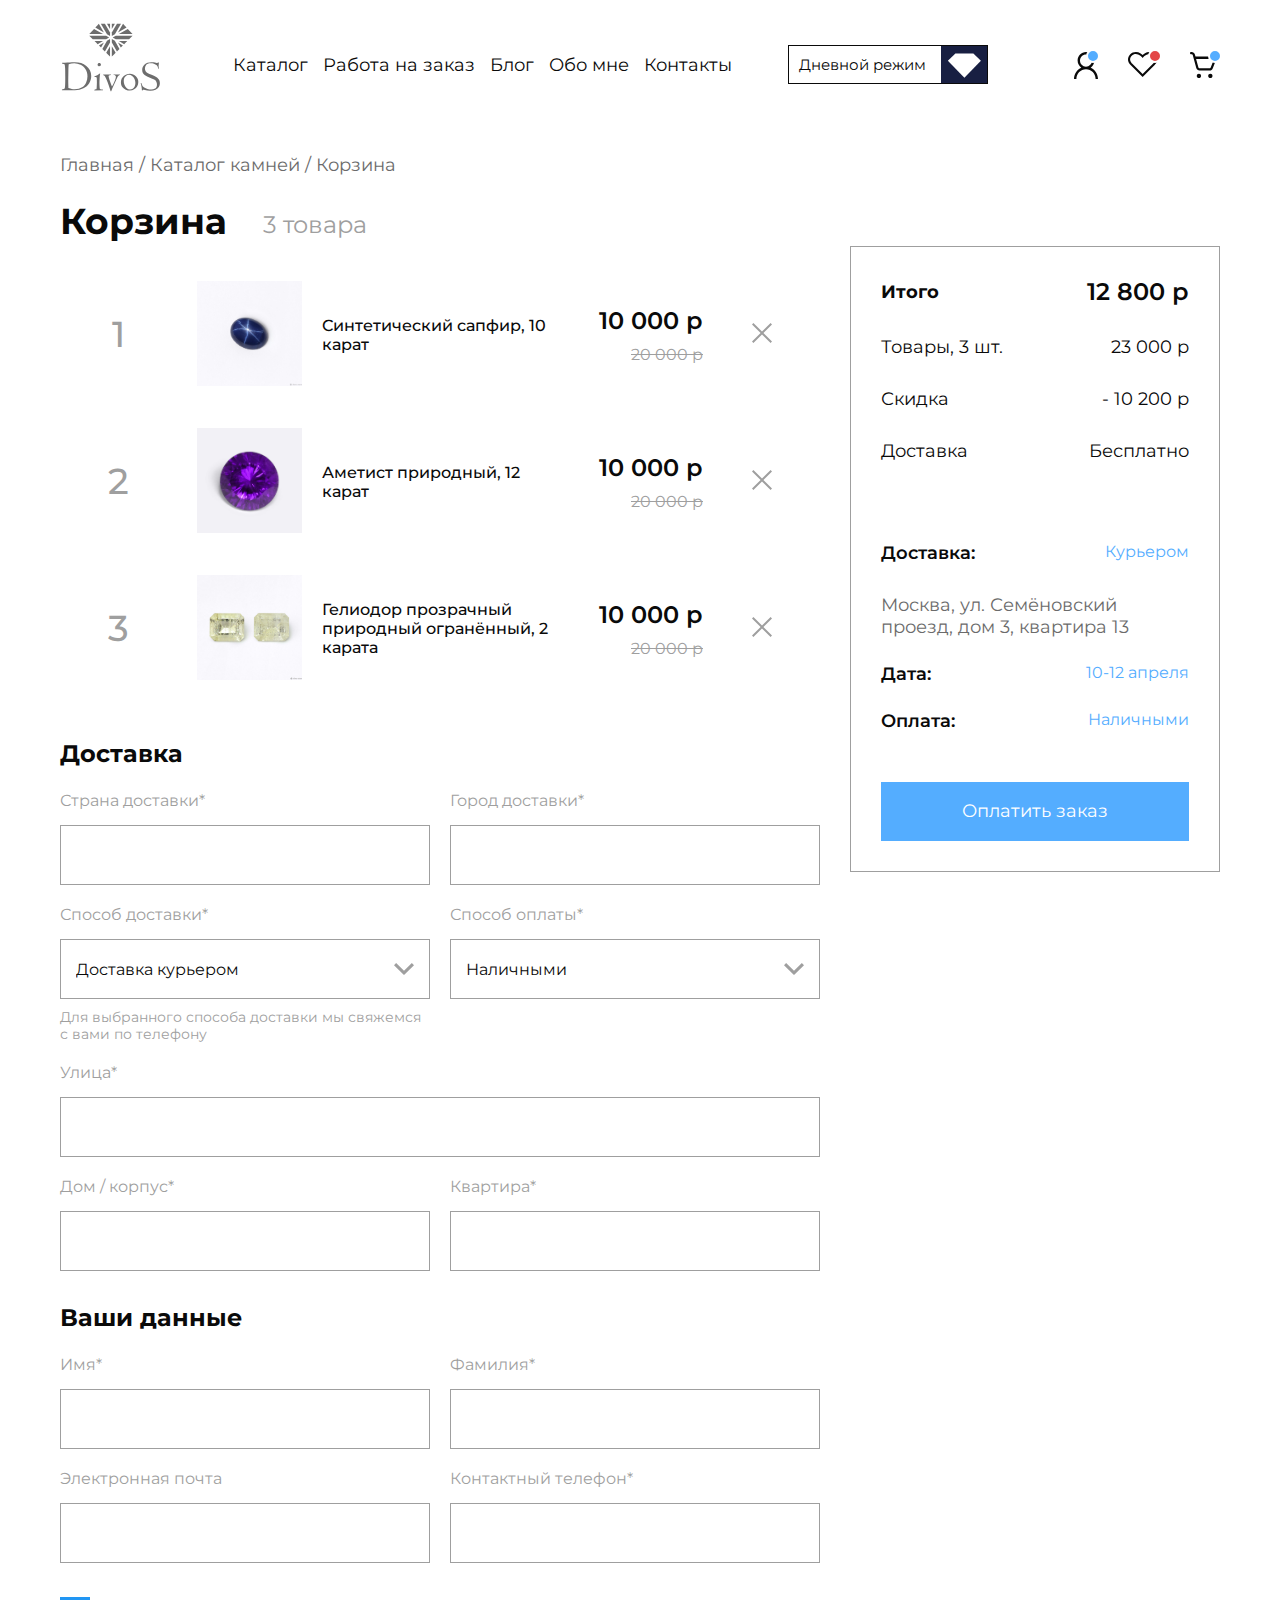
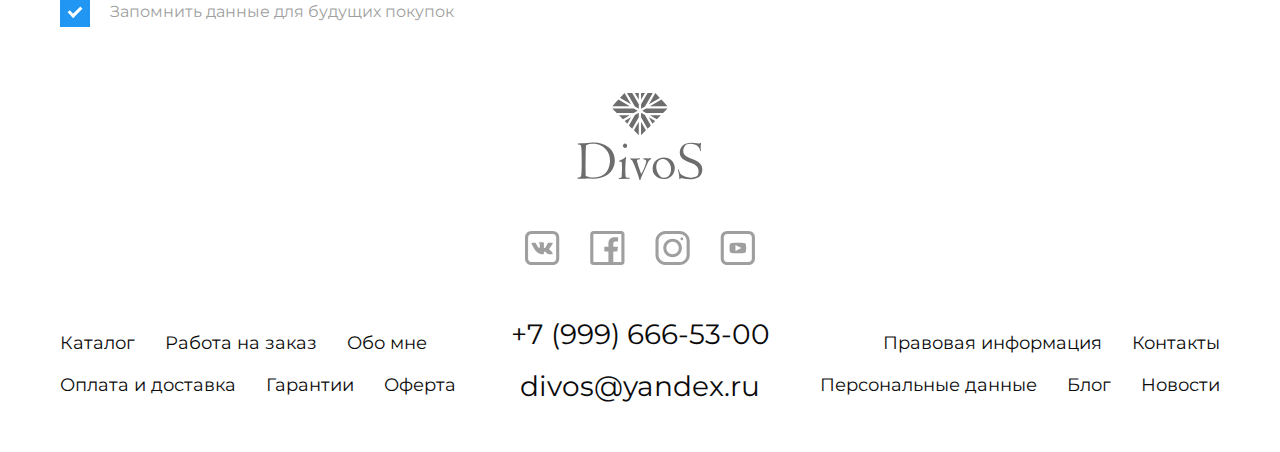
<file: checkout.html>
<!DOCTYPE html>
<html lang="en">
  <head>
    <meta charset="UTF-8" />
    <meta name="viewport" content="width=device-width, initial-scale=1.0" />
    <meta http-equiv="X-UA-Compatible" content="ie=edge" />
    <title>Divos</title>
    <meta name="author" content="Yuriy Zudikhin" />
    <link rel="stylesheet" href="css/style.css" />
    <link rel="stylesheet" href="css/slick.css" />
    <link rel="preconnect" href="https://fonts.gstatic.com">
    <link href="https://fonts.googleapis.com/css2?family=Montserrat:wght@400;500;600;700&family=Roboto:wght@300;500&display=swap" rel="stylesheet">
  </head>
  <body>

    <header class="header">
      <div class="container">
        <div class="header_content">

          <a class="header_content_logo" href="/">
            <img class="light" src="img/general/logo_light.svg" alt="">
            <img class="dark" src="img/general/logo_dark.svg" alt="">
          </a>

          <ul class="header_content_menu">
            <li><a href="#">Каталог</a></li>
            <li><a href="#">Работа на заказ</a></li>
            <li><a href="#">Блог</a></li>
            <li><a href="#">Обо мне</a></li>
            <li><a href="#">Контакты</a></li>
          </ul>

          <div class="header_content_switch">
            <p>Дневной режим</p>
            <div id="switch_theme" class="header_content_switch_icon">
              <img class="light" src="img/general/switch_icon_light.svg" alt="">
              <img class="dark" src="img/general/switch_icon_dark.svg" alt="">
            </div>
          </div>

          <div class="header_content_list">

            <a class="header_content_list_account fill" href="#">
              <img class="light" src="img/general/account_light.svg" alt="">
              <img class="dark" src="img/general/account_dark.svg" alt="">
            </a>

            <a class="header_content_list_favorite fill" href="#">
              <img class="light" src="img/general/favorite_light.svg" alt="">
              <img class="dark" src="img/general/favorite_dark.svg" alt="">
            </a>

            <a class="header_content_list_cart fill" href="#">
              <img class="light" src="img/general/cart_light.svg" alt="">
              <img class="dark" src="img/general/cart_dark.svg" alt="">
            </a>

          </div>

          <div class="header_content_btn">
            <span></span>
            <span></span>
            <span></span>
          </div>

        </div>
      </div>
    </header>

    <div class="header_dropdown">
      
      <ul class="header_dropdown_menu">
        <li class="active"><a href="#">Главная</a></li>
        <li><a href="#">Каталог</a></li>
        <li><a href="#">Работа на заказ</a></li>
        <li><a href="#">Блог</a></li>
        <li><a href="#">Обо мне</a></li>
        <li><a href="#">Контакты</a></li>
      </ul>

      <div class="header_dropdown_switcher">
        <p class="light">Ночной режим</p>
        <p class="dark">Дневной режим</p>
        <div class="header_dropdown_switcher_icon">
          <img class="light" src="img/general/switch_icon_light.svg" alt="">
          <img class="dark" src="img/general/switch_icon_dark.svg" alt="">
        </div>
      </div>

      <div class="header_dropdown_social">

        <a href="#">
          <img class="light" src="img/general/vk_light.svg" alt="">
          <img class="dark" src="img/general/vk_dark.svg" alt="">
        </a>

        <a href="#">
          <img class="light" src="img/general/fb_light.svg" alt="">
          <img class="dark" src="img/general/fb_dark.svg" alt="">
        </a>

        <a href="#">
          <img class="light" src="img/general/insta_light.svg" alt="">
          <img class="dark" src="img/general/insta_dark.svg" alt="">
        </a>

        <a href="#">
          <img class="light" src="img/general/youtube_light.svg" alt="">
          <img class="dark" src="img/general/youtube_dark.svg" alt="">
        </a>

      </div>

      <div class="header_dropdown_connection">
        <a href="tel:+7 (999) 666-53-00">+7 (999) 666-53-00</a>
        <a href="mailto:divos@yandex.ru">divos@yandex.ru</a>
      </div>

    </div>

    <main class="main">

      <div class="search">
        <div class="container">
          <div class="search_content">
            <button class="search_content_back" onclick="history.back();">
              <img class="light" src="img/search/arrow_back_light.svg" alt="">
              <img class="dark" src="img/search/arrow_back_dark.svg" alt="" />
            </button>
            <form action="">
              <input dir="rtl" type="text" placeholder="Поиск">
              <button type="submit">
                <img class="light" src="img/search/search_icon_light.svg" alt="">
                <img class="dark" src="img/search/search_icon_dark.svg" alt="">
              </button>
            </form>
          </div>
        </div>
      </div>

      <section class="checkout">
        <div class="container">
          <div class="checkout_block">
            <div class="breadcrumbs">
              <a href="#">Главная</a>
              <span>/</span>
              <a href="#">Каталог камней</a>
              <span>/</span>
              <a href="#">Корзина</a>
            </div>
            <div class="checkout_block_title">
              <h2>Корзина</h2>
              <span>3 товара</span>
            </div>
            <div class="checkout_block_main">
              <div class="checkout_block_main_foundation">
                <div class="checkout_block_main_foundation_list">

                  <div class="checkout_block_main_foundation_list_item">

                    <div class="checkout_block_main_foundation_list_item_count">1</div>
                    
                    <div class="checkout_block_main_foundation_list_item_img">
                      <img src="img/checkout/1.png" alt="">
                    </div>

                    <div class="checkout_block_main_foundation_list_item_middle">
                      
                      <div class="checkout_block_main_foundation_list_item_middle_title">
                        <h3>Синтетический сапфир, 10 карат</h3>
                      </div>
  
                      <div class="checkout_block_main_foundation_list_item_middle_price">
                        <span class="checkout_block_main_foundation_list_item_middle_price_regular">10 000 р</span>
                        <span class="checkout_block_main_foundation_list_item_middle_price_discount">20 000 р</span>
                      </div>

                    </div>

                    <div class="checkout_block_main_foundation_list_item_remove">
                      <a href="#"><img src="img/checkout/icon_remove.svg" alt=""></a>
                    </div>

                  </div>

                  <div class="checkout_block_main_foundation_list_item">

                    <div class="checkout_block_main_foundation_list_item_count">2</div>
                    
                    <div class="checkout_block_main_foundation_list_item_img">
                      <img src="img/checkout/2.jpg" alt="">
                    </div>

                    <div class="checkout_block_main_foundation_list_item_middle">
                      
                      <div class="checkout_block_main_foundation_list_item_middle_title">
                        <h3>Аметист природный, 12 карат</h3>
                      </div>
  
                      <div class="checkout_block_main_foundation_list_item_middle_price">
                        <span class="checkout_block_main_foundation_list_item_middle_price_regular">10 000 р</span>
                        <span class="checkout_block_main_foundation_list_item_middle_price_discount">20 000 р</span>
                      </div>

                    </div>

                    <div class="checkout_block_main_foundation_list_item_remove">
                      <a href="#"><img src="img/checkout/icon_remove.svg" alt=""></a>
                    </div>

                  </div>

                  <div class="checkout_block_main_foundation_list_item">

                    <div class="checkout_block_main_foundation_list_item_count">3</div>
                    
                    <div class="checkout_block_main_foundation_list_item_img">
                      <img src="img/checkout/3.png" alt="">
                    </div>

                    <div class="checkout_block_main_foundation_list_item_middle">
                      
                      <div class="checkout_block_main_foundation_list_item_middle_title">
                        <h3>Гелиодор прозрачный природный огранённый, 2 карата</h3>
                      </div>
  
                      <div class="checkout_block_main_foundation_list_item_middle_price">
                        <span class="checkout_block_main_foundation_list_item_middle_price_regular">10 000 р</span>
                        <span class="checkout_block_main_foundation_list_item_middle_price_discount">20 000 р</span>
                      </div>

                    </div>

                    <div class="checkout_block_main_foundation_list_item_remove">
                      <a href="#"><img src="img/checkout/icon_remove.svg" alt=""></a>
                    </div>

                  </div>

                </div>
                <div class="checkout_block_main_foundation_delivery">
                  <h3>Доставка</h3>
                  <div class="checkout_block_main_foundation_delivery_fields">

                    <div class="checkout_block_main_foundation_delivery_fields_item">
                      <label for="">Страна доставки*</label>
                      <input type="text">
                    </div>

                    <div class="checkout_block_main_foundation_delivery_fields_item">
                      <label for="">Город доставки*</label>
                      <input type="text">
                    </div>

                    <div class="checkout_block_main_foundation_delivery_fields_item">
                      <label for="">Способ доставки*</label>
                      <select>
                        <option>Доставка курьером</option>
                        <option>Доставка курьером 1</option>
                        <option>Доставка курьером 2</option>
                        <option>Доставка курьером 3</option>
                      </select>
                      <p>Для выбранного способа доставки мы свяжемся с вами по телефону</p>
                    </div>

                    <div class="checkout_block_main_foundation_delivery_fields_item">
                      <label for="">Способ оплаты*</label>
                      <select>
                        <option>Наличными</option>
                        <option>Наличными 1</option>
                        <option>Наличными 2</option>
                        <option>Наличными 3</option>
                      </select>
                    </div>

                    <div class="checkout_block_main_foundation_delivery_fields_item checkout_block_main_foundation_delivery_fields_item-street">
                      <label for="">Улица*</label>
                      <input type="text">
                    </div>

                    <div class="checkout_block_main_foundation_delivery_fields_item">
                      <label for="">Дом / корпус*</label>
                      <input type="text">
                    </div>

                    <div class="checkout_block_main_foundation_delivery_fields_item">
                      <label for="">Квартира*</label>
                      <input type="text">
                    </div>

                  </div>
                </div>
                <div class="checkout_block_main_foundation_data">
                  <h3>Ваши данные</h3>
                  <div class="checkout_block_main_foundation_data_fields">
                    <div class="checkout_block_main_foundation_data_fields_item">
                      <label for="">Имя*</label>
                      <input type="text">
                    </div>
                    <div class="checkout_block_main_foundation_data_fields_item">
                      <label for="">Фамилия*</label>
                      <input type="text">
                    </div>
                    <div class="checkout_block_main_foundation_data_fields_item">
                      <label for="">Электронная почта</label>
                      <input type="text">
                    </div>
                    <div class="checkout_block_main_foundation_data_fields_item">
                      <label for="">Контактный телефон*</label>
                      <input type="tel">
                    </div>
                  </div>
                </div>
                <div class="checkout_block_main_foundation_remember">
                  <label>
                    <input type="checkbox" checked>
                    <span class="checkmark"></span>
                    <p>Запомнить данные для будущих покупок</p>
                  </label>
                  
                </div> 
              </div>
              <div class="checkout_block_main_info">

                <div class="checkout_block_main_info_total">
                  <span class="checkout_block_main_info_total_name">Итого</span>
                  <span class="checkout_block_main_info_total_value">12 800 р</span>
                </div>
                
                <div class="checkout_block_main_info_item">
                  <span class="checkout_block_main_info_item_name">Товары, 3 шт.</span>
                  <span class="checkout_block_main_info_item_value">23 000 р</span>
                </div>

                <div class="checkout_block_main_info_item">
                  <span class="checkout_block_main_info_item_name">Скидка</span>
                  <span class="checkout_block_main_info_item_value">- 10 200 р</span>
                </div>

                <div class="checkout_block_main_info_item">
                  <span class="checkout_block_main_info_item_name">Доставка</span>
                  <span class="checkout_block_main_info_item_value">Бесплатно</span>
                </div>

                <div class="checkout_block_main_info_delivery">
                  <div class="checkout_block_main_info_delivery_item">
                    <span class="checkout_block_main_info_delivery_item_name">Доставка:</span>
                    <span class="checkout_block_main_info_delivery_item_value">Курьером</span>
                  </div>
                  <p>Москва, ул. Семёновский проезд, дом 3, квартира 13</p>
                </div>

                <div class="checkout_block_main_info_data">
                  <span class="checkout_block_main_info_data_name">Дата:</span>
                  <span class="checkout_block_main_info_data_value">10-12 апреля</span>
                </div>

                <div class="checkout_block_main_info_data">
                  <span class="checkout_block_main_info_data_name">Оплата:</span>
                  <span class="checkout_block_main_info_data_value">Наличными</span>
                </div>

                <button type="submit">Оплатить заказ</button>

              </div>
            </div>
          </div>
        </div>
      </section>

    </main>

    <footer class="footer">
      <div class="container">
        <div class="footer_content">

          <ul class="footer_content_desk_left">
            <li>
              <a href="#">Каталог</a>
            </li>
            <li>
              <a href="#">Работа на заказ</a>
            </li>
            <li>
              <a href="#">Обо мне</a>
            </li>
            <li>
              <a href="#">Оплата и доставка</a>
            </li>
            <li>
              <a href="#">Гарантии</a>
            </li>
            <li>
              <a href="#">Оферта</a>
            </li>
          </ul>

          <a class="footer_content_logo" href="#">
            <img class="light" src="img/general/logo_light.svg" alt="">
            <img class="dark" src="img/general/logo_dark.svg" alt="">
          </a>

          <div class="footer_content_social">
            <a href="#">
              <img src="img/general/vk_light.svg" alt="">
            </a>
    
            <a href="#">
              <img src="img/general/fb_light.svg" alt="">
            </a>
    
            <a href="#">
              <img src="img/general/insta_light.svg" alt="">
            </a>
    
            <a href="#">
              <img src="img/general/youtube_light.svg" alt="">
            </a>
          </div>

          <div class="footer_content_connection">
            <a href="tel:+7 (999) 666-53-00">+7 (999) 666-53-00</a>
            <a href="mailto:divos@yandex.ru">divos@yandex.ru</a>
          </div>

          <ul class="footer_content_desk_right">
            <li>
              <a href="#">Правовая информация</a>
            </li>
            <li>
              <a href="#">Контакты</a>
            </li>
            <li>
              <a href="#">Персональные данные</a>
            </li>
            <li>
              <a href="#">Блог</a>
            </li>
            <li>
              <a href="#">Новости</a>
            </li>
          </ul>
          
        </div>
      </div>
    </footer>

    <div class="footer_under">
      <div class="container">
        <div class="footer_under_content">
          <span>2021 ©Все права защищены</span>
          <a href="#">Политика конфиденциальности</a>
        </div>
      </div>
    </div>

    <div class="back_modal"></div>

    <script src="js/jquery-3.6.0.min.js"></script>
    <script src="js/slick.min.js"></script>
    <script src="js/main.js"></script>
  </body>
</html>
</file>
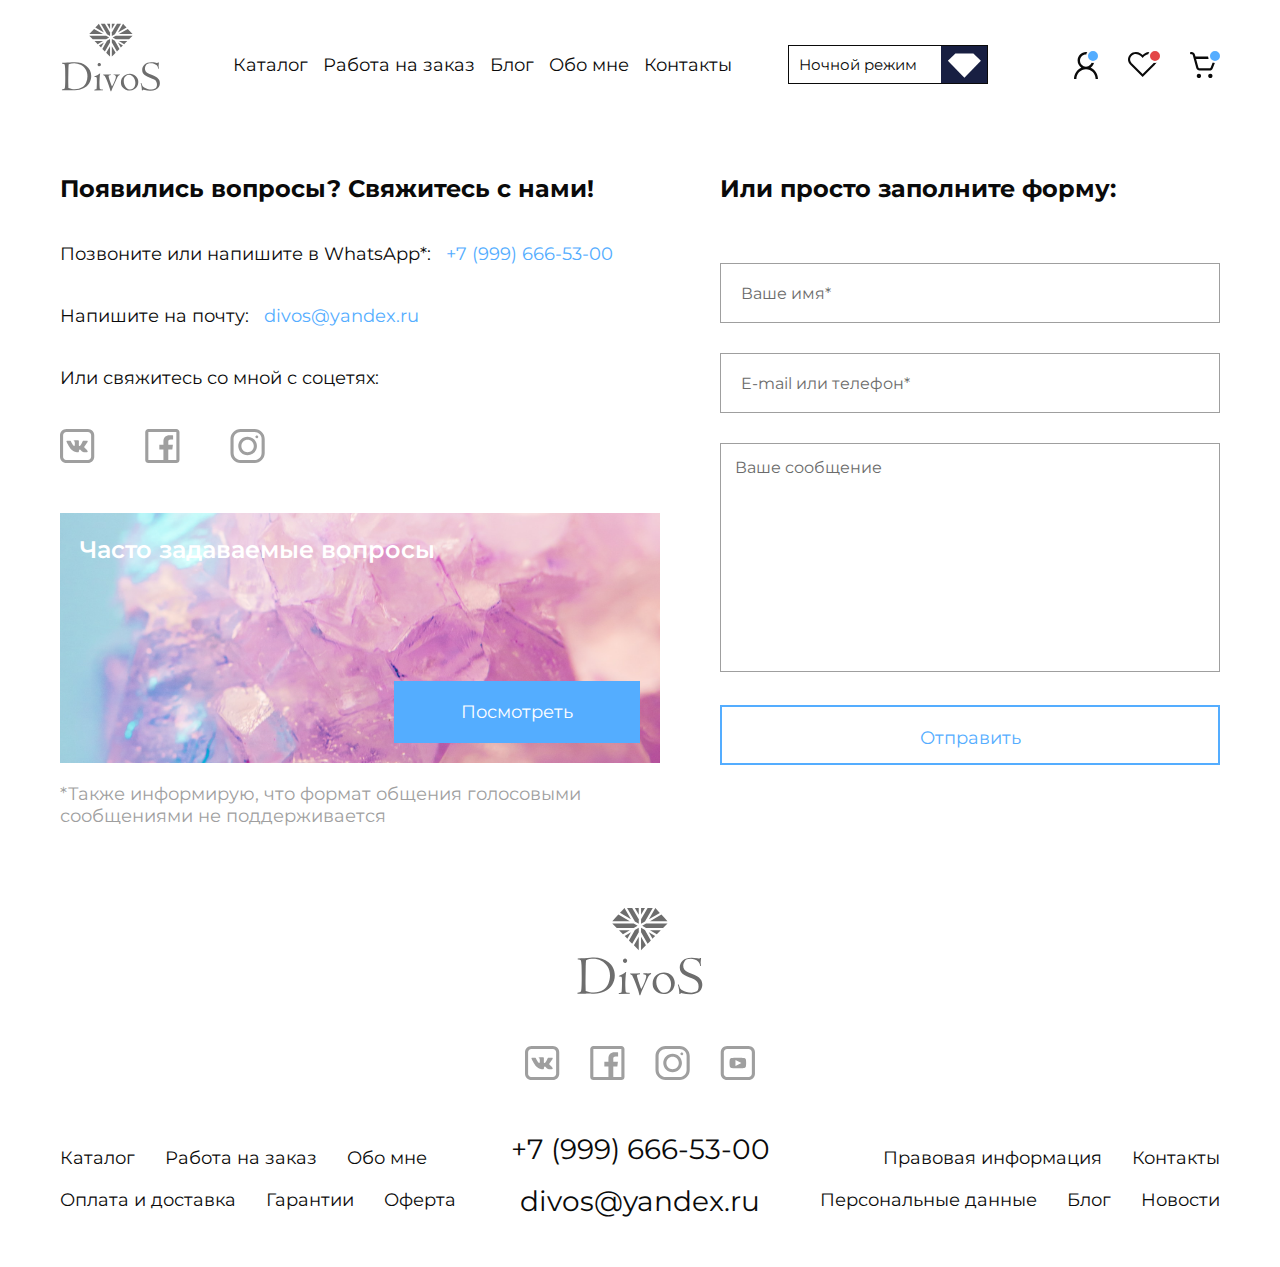
<file: contacts.html>
<!DOCTYPE html>
<html lang="en">
  <head>
    <meta charset="UTF-8" />
    <meta name="viewport" content="width=device-width, initial-scale=1.0" />
    <meta http-equiv="X-UA-Compatible" content="ie=edge" />
    <title>Divos</title>
    <meta name="author" content="Yuriy Zudikhin" />
    <link rel="stylesheet" href="css/style.css" />
    <link rel="stylesheet" href="css/slick.css" />
    <link rel="preconnect" href="https://fonts.gstatic.com">
    <link href="https://fonts.googleapis.com/css2?family=Montserrat:wght@400;600;700&family=Roboto:wght@300;500&display=swap" rel="stylesheet">
  </head>
  <body>

    <header class="header">
      <div class="container">
        <div class="header_content">

          <a class="header_content_logo" href="/">
            <img class="light" src="img/general/logo_light.svg" alt="">
            <img class="dark" src="img/general/logo_dark.svg" alt="">
          </a>

          <ul class="header_content_menu">
            <li><a href="#">Каталог</a></li>
            <li><a href="#">Работа на заказ</a></li>
            <li><a href="#">Блог</a></li>
            <li><a href="#">Обо мне</a></li>
            <li><a href="#">Контакты</a></li>
          </ul>

          <div class="header_content_switch">
            <p class="light">Ночной режим</p>
            <p class="dark">Дневной режим</p>
            <div id="switch_theme" class="header_content_switch_icon">
              <img class="light" src="img/general/switch_icon_light.svg" alt="">
              <img class="dark" src="img/general/switch_icon_dark.svg" alt="">
            </div>
          </div>

          <div class="header_content_list">

            <a class="header_content_list_account fill" href="#">
              <img class="light" src="img/general/account_light.svg" alt="">
              <img class="dark" src="img/general/account_dark.svg" alt="">
            </a>

            <a class="header_content_list_favorite fill" href="#">
              <img class="light" src="img/general/favorite_light.svg" alt="">
              <img class="dark" src="img/general/favorite_dark.svg" alt="">
            </a>

            <a class="header_content_list_cart fill" href="#">
              <img class="light" src="img/general/cart_light.svg" alt="">
              <img class="dark" src="img/general/cart_dark.svg" alt="">
            </a>

          </div>

          <div class="header_content_btn">
            <span></span>
            <span></span>
            <span></span>
          </div>

        </div>
      </div>
    </header>

    <div class="header_dropdown">
      
      <ul class="header_dropdown_menu">
        <li class="active"><a href="#">Главная</a></li>
        <li><a href="#">Каталог</a></li>
        <li><a href="#">Работа на заказ</a></li>
        <li><a href="#">Блог</a></li>
        <li><a href="#">Обо мне</a></li>
        <li><a href="#">Контакты</a></li>
      </ul>

      <div class="header_dropdown_switcher">
        <p class="light">Ночной режим</p>
        <p class="dark">Дневной режим</p>
        <div class="header_dropdown_switcher_icon">
          <img class="light" src="img/general/switch_icon_light.svg" alt="">
          <img class="dark" src="img/general/switch_icon_dark.svg" alt="">
        </div>
      </div>

      <div class="header_dropdown_social">

        <a href="#">
          <img class="light" src="img/general/vk_light.svg" alt="">
          <img class="dark" src="img/general/vk_dark.svg" alt="">
        </a>

        <a href="#">
          <img class="light" src="img/general/fb_light.svg" alt="">
          <img class="dark" src="img/general/fb_dark.svg" alt="">
        </a>

        <a href="#">
          <img class="light" src="img/general/insta_light.svg" alt="">
          <img class="dark" src="img/general/insta_dark.svg" alt="">
        </a>

        <a href="#">
          <img class="light" src="img/general/youtube_light.svg" alt="">
          <img class="dark" src="img/general/youtube_dark.svg" alt="">
        </a>

      </div>

      <div class="header_dropdown_connection">
        <a href="tel:+7 (999) 666-53-00">+7 (999) 666-53-00</a>
        <a href="mailto:divos@yandex.ru">divos@yandex.ru</a>
      </div>

    </div>

    <main class="main">

      <div class="search">
        <div class="container">
          <div class="search_content">
            <button class="search_content_back" onclick="history.back();">
              <img class="light" src="img/search/arrow_back_light.svg" alt="">
              <img class="dark" src="img/search/arrow_back_dark.svg" alt="" />
            </button>
            <form action="">
              <input dir="rtl" type="text" placeholder="Поиск">
              <button type="submit">
                <img class="light" src="img/search/search_icon_light.svg" alt="">
                <img class="dark" src="img/search/search_icon_dark.svg" alt="">
              </button>
            </form>
          </div>
        </div>
      </div>

      <section class="contacts">
        <div class="container">
          <div class="contacts_content">
            <div class="contacts_content_block">

              <div class="contacts_content_block_text">

                <h4>Появились вопросы? Свяжитесь с нами!</h4>

                <div class="contacts_content_block_text_item">
                  <p>Позвоните или напишите в WhatsApp*:</p>
                  <a href="tel:+7 (999) 666-53-00">+7 (999) 666-53-00</a>
                </div>

                <div class="contacts_content_block_text_item">
                  <p>Напишите на почту:</p>
                  <a href="mailto:divos@yandex.ru">divos@yandex.ru</a>
                </div>

                <div class="contacts_content_block_text_social">
                  <p>Или свяжитесь со мной с соцетях:</p>
                  <div class="contacts_content_block_text_social_list">

                    <a href="#">
                      <img class="light" src="img/general/vk_light.svg" alt="">
                      <img class="dark" src="img/general/vk_dark.svg" alt="">
                    </a>

                    <a href="#">
                      <img class="light" src="img/general/fb_light.svg" alt="">
                      <img class="dark" src="img/general/fb_dark.svg" alt="">
                    </a>

                    <a href="#">
                      <img class="light" src="img/general/insta_light.svg" alt="">
                      <img class="dark" src="img/general/insta_dark.svg" alt="">
                    </a>

                  </div>
                </div>

                <div style="background-image: url(img/contacts/1.jpg)" class="contacts_content_block_text_show">
                  <h4>Часто задаваемые вопросы</h4>
                  <a href="#">Посмотреть</a>
                </div>

                <p class="contacts_content_block_text_warning">*Также информирую, что формат общения голосовыми сообщениями не поддерживается</p>

              </div>

              <div class="contacts_content_block_form">
                <h4>Или просто заполните форму:</h4>
                <form action="">
                  <p>
                    <span>
                      <input type="text" placeholder="Ваше имя*">
                    </span>
                    <span>
                      <input type="text" placeholder="E-mail или телефон*">
                    </span>
                    <span>
                      <textarea name="" id="" rows="10" placeholder="Ваше сообщение"></textarea>
                    </span>
                    <input type="submit" value="Отправить">
                  </p>
                </form>
              </div>

            </div>
          </div>
        </div>
      </section>

    </main>

    <footer class="footer">
      <div class="container">
        <div class="footer_content">

          <ul class="footer_content_desk_left">
            <li>
              <a href="#">Каталог</a>
            </li>
            <li>
              <a href="#">Работа на заказ</a>
            </li>
            <li>
              <a href="#">Обо мне</a>
            </li>
            <li>
              <a href="#">Оплата и доставка</a>
            </li>
            <li>
              <a href="#">Гарантии</a>
            </li>
            <li>
              <a href="#">Оферта</a>
            </li>
          </ul>

          <a class="footer_content_logo" href="#">
            <img class="light" src="img/general/logo_light.svg" alt="">
            <img class="dark" src="img/general/logo_dark.svg" alt="">
          </a>

          <div class="footer_content_social">
            <a href="#">
              <img src="img/general/vk_light.svg" alt="">
            </a>
    
            <a href="#">
              <img src="img/general/fb_light.svg" alt="">
            </a>
    
            <a href="#">
              <img src="img/general/insta_light.svg" alt="">
            </a>
    
            <a href="#">
              <img src="img/general/youtube_light.svg" alt="">
            </a>
          </div>

          <div class="footer_content_connection">
            <a href="tel:+7 (999) 666-53-00">+7 (999) 666-53-00</a>
            <a href="mailto:divos@yandex.ru">divos@yandex.ru</a>
          </div>

          <ul class="footer_content_desk_right">
            <li>
              <a href="#">Правовая информация</a>
            </li>
            <li>
              <a href="#">Контакты</a>
            </li>
            <li>
              <a href="#">Персональные данные</a>
            </li>
            <li>
              <a href="#">Блог</a>
            </li>
            <li>
              <a href="#">Новости</a>
            </li>
          </ul>
          
        </div>
      </div>
    </footer>

    <div class="footer_under">
      <div class="container">
        <div class="footer_under_content">
          <span>2021 ©Все права защищены</span>
          <a href="#">Политика конфиденциальности</a>
        </div>
      </div>
    </div>

    <div class="back_modal"></div>

    <script src="js/jquery-3.6.0.min.js"></script>
    <script src="js/slick.min.js"></script>
    <script src="js/main.js"></script>
  </body>
</html>
</file>
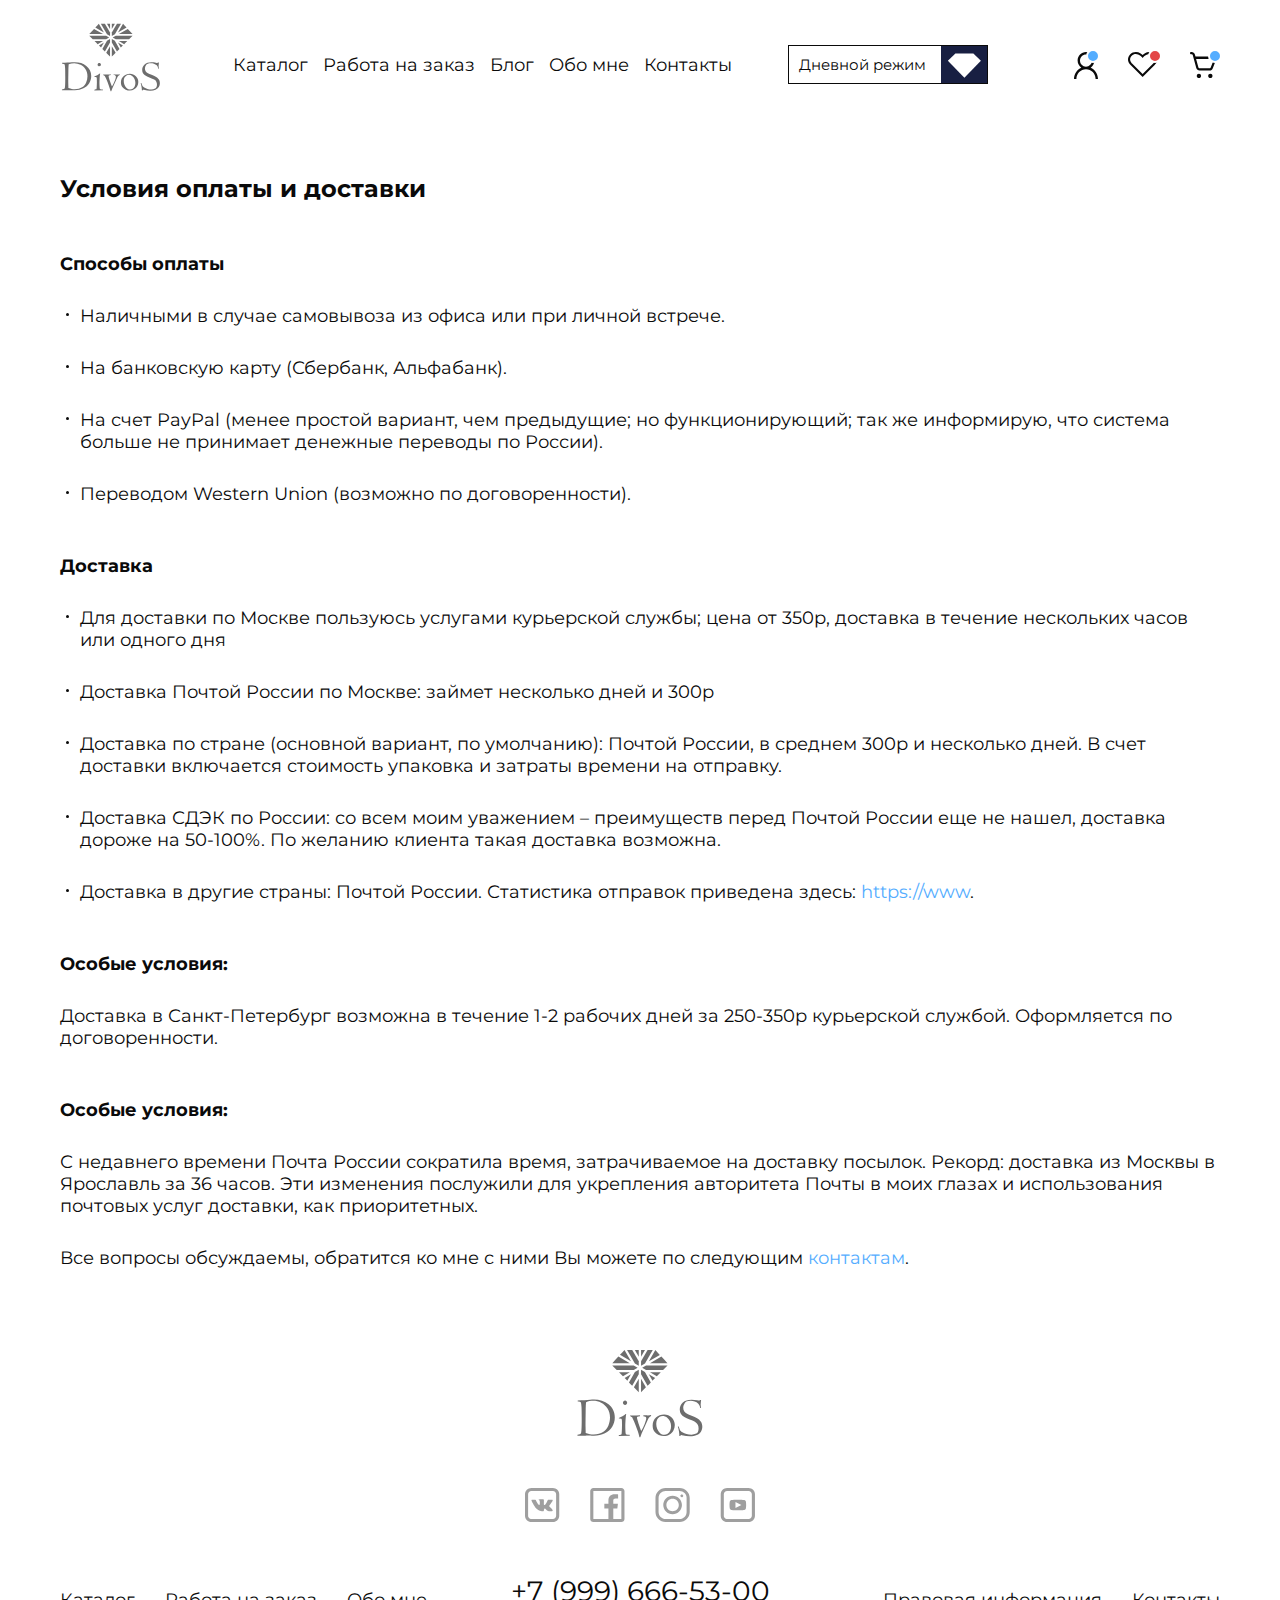
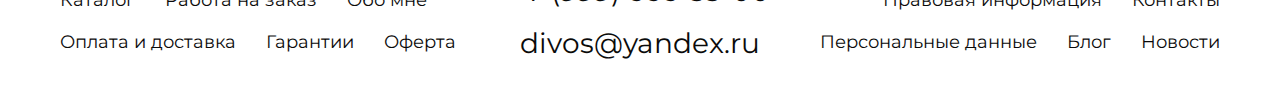
<file: delivery.html>
<!DOCTYPE html>
<html lang="en">
  <head>
    <meta charset="UTF-8" />
    <meta name="viewport" content="width=device-width, initial-scale=1.0" />
    <meta http-equiv="X-UA-Compatible" content="ie=edge" />
    <title>Divos</title>
    <meta name="author" content="Yuriy Zudikhin" />
    <link rel="stylesheet" href="css/style.css" />
    <link rel="stylesheet" href="css/slick.css" />
    <link rel="preconnect" href="https://fonts.gstatic.com">
    <link href="https://fonts.googleapis.com/css2?family=Montserrat:wght@400;600;700&family=Roboto:wght@300;500&display=swap" rel="stylesheet">
  </head>
  <body>

    <header class="header">
      <div class="container">
        <div class="header_content">

          <a class="header_content_logo" href="/">
            <img class="light" src="img/general/logo_light.svg" alt="">
            <img class="dark" src="img/general/logo_dark.svg" alt="">
          </a>

          <ul class="header_content_menu">
            <li><a href="#">Каталог</a></li>
            <li><a href="#">Работа на заказ</a></li>
            <li><a href="#">Блог</a></li>
            <li><a href="#">Обо мне</a></li>
            <li><a href="#">Контакты</a></li>
          </ul>

          <div class="header_content_switch">
            <p>Дневной режим</p>
            <div id="switch_theme" class="header_content_switch_icon">
              <img class="light" src="img/general/switch_icon_light.svg" alt="">
              <img class="dark" src="img/general/switch_icon_dark.svg" alt="">
            </div>
          </div>

          <div class="header_content_list">

            <a class="header_content_list_account fill" href="#">
              <img class="light" src="img/general/account_light.svg" alt="">
              <img class="dark" src="img/general/account_dark.svg" alt="">
            </a>

            <a class="header_content_list_favorite fill" href="#">
              <img class="light" src="img/general/favorite_light.svg" alt="">
              <img class="dark" src="img/general/favorite_dark.svg" alt="">
            </a>

            <a class="header_content_list_cart fill" href="#">
              <img class="light" src="img/general/cart_light.svg" alt="">
              <img class="dark" src="img/general/cart_dark.svg" alt="">
            </a>

          </div>

          <div class="header_content_btn">
            <span></span>
            <span></span>
            <span></span>
          </div>

        </div>
      </div>
    </header>

    <div class="header_dropdown">
      
      <ul class="header_dropdown_menu">
        <li class="active"><a href="#">Главная</a></li>
        <li><a href="#">Каталог</a></li>
        <li><a href="#">Работа на заказ</a></li>
        <li><a href="#">Блог</a></li>
        <li><a href="#">Обо мне</a></li>
        <li><a href="#">Контакты</a></li>
      </ul>

      <div class="header_dropdown_switcher">
        <p class="light">Ночной режим</p>
        <p class="dark">Дневной режим</p>
        <div class="header_dropdown_switcher_icon">
          <img class="light" src="img/general/switch_icon_light.svg" alt="">
          <img class="dark" src="img/general/switch_icon_dark.svg" alt="">
        </div>
      </div>

      <div class="header_dropdown_social">

        <a href="#">
          <img class="light" src="img/general/vk_light.svg" alt="">
          <img class="dark" src="img/general/vk_dark.svg" alt="">
        </a>

        <a href="#">
          <img class="light" src="img/general/fb_light.svg" alt="">
          <img class="dark" src="img/general/fb_dark.svg" alt="">
        </a>

        <a href="#">
          <img class="light" src="img/general/insta_light.svg" alt="">
          <img class="dark" src="img/general/insta_dark.svg" alt="">
        </a>

        <a href="#">
          <img class="light" src="img/general/youtube_light.svg" alt="">
          <img class="dark" src="img/general/youtube_dark.svg" alt="">
        </a>

      </div>

      <div class="header_dropdown_connection">
        <a href="tel:+7 (999) 666-53-00">+7 (999) 666-53-00</a>
        <a href="mailto:divos@yandex.ru">divos@yandex.ru</a>
      </div>

    </div>

    <main class="main">

      <div class="search">
        <div class="container">
          <div class="search_content">
            <button class="search_content_back" onclick="history.back();">
              <img class="light" src="img/search/arrow_back_light.svg" alt="">
              <img class="dark" src="img/search/arrow_back_dark.svg" alt="" />
            </button>
            <form action="">
              <input dir="rtl" type="text" placeholder="Поиск">
              <button type="submit">
                <img class="light" src="img/search/search_icon_light.svg" alt="">
                <img class="dark" src="img/search/search_icon_dark.svg" alt="">
              </button>
            </form>
          </div>
        </div>
      </div>

      <section class="delivery">
        <div class="container">
          <div class="delivery_content">

            <h2>Условия оплаты и доставки</h2>

            <h4>Способы оплаты</h4>

            <ul>
              <li>
                <p>Наличными в случае самовывоза из офиса или при личной встрече.</p>
              </li>

              <li>
                <p>На банковскую карту (Сбербанк, Альфабанк).</p>
              </li>

              <li>
                <p>На счет PayPal (менее простой вариант, чем предыдущие; но функционирующий; так же информирую, что система больше не принимает денежные переводы по России).</p>
              </li>

              <li>
                <p>Переводом Western Union (возможно по договоренности).</p>
              </li>

            </ul>

            <h4>Доставка</h4>

            <ul>

              <li>
                <p>Для доставки по Москве пользуюсь услугами курьерской службы; цена от 350р, доставка в течение нескольких часов или одного дня</p>
              </li>

              <li>
                <p>Доставка Почтой России по Москве: займет несколько дней и 300р</p>
              </li>

              <li>
                <p>Доставка по стране (основной вариант, по умолчанию): Почтой России, в среднем 300р и несколько дней. В счет доставки включается стоимость упаковка и затраты времени на отправку.</p>
              </li>

              <li>
                <p>Доставка СДЭК по России: со всем моим уважением – преимуществ перед Почтой России еще не нашел, доставка дороже на 50-100%. По желанию клиента такая доставка возможна.</p>
              </li>

              <li>
                <p>Доставка в другие страны: Почтой России. Статистика отправок приведена здесь: <a href="#">https://www</a>.</p>
              </li>

            </ul>

            <h4>Особые условия:</h4>

            <p class="delivery_content_text">Доставка в Санкт-Петербург возможна в течение 1-2 рабочих дней за 250-350р курьерской службой. Оформляется по договоренности.</p>

            <h4>Особые условия:</h4>

            <p class="delivery_content_text">С недавнего времени Почта России сократила время, затрачиваемое на доставку посылок. Рекорд: доставка из Москвы в Ярославль за 36 часов. Эти изменения послужили для укрепления авторитета Почты в моих глазах и использования почтовых услуг доставки, как приоритетных.</p>
            <p class="delivery_content_text">Все вопросы обсуждаемы, обратится ко мне с ними Вы можете по следующим <a href="">контактам</a>.</p>


          </div>
        </div>
      </section>

    </main>

    <footer class="footer">
      <div class="container">
        <div class="footer_content">

          <ul class="footer_content_desk_left">
            <li>
              <a href="#">Каталог</a>
            </li>
            <li>
              <a href="#">Работа на заказ</a>
            </li>
            <li>
              <a href="#">Обо мне</a>
            </li>
            <li>
              <a href="#">Оплата и доставка</a>
            </li>
            <li>
              <a href="#">Гарантии</a>
            </li>
            <li>
              <a href="#">Оферта</a>
            </li>
          </ul>

          <a class="footer_content_logo" href="#">
            <img class="light" src="img/general/logo_light.svg" alt="">
            <img class="dark" src="img/general/logo_dark.svg" alt="">
          </a>

          <div class="footer_content_social">
            <a href="#">
              <img src="img/general/vk_light.svg" alt="">
            </a>
    
            <a href="#">
              <img src="img/general/fb_light.svg" alt="">
            </a>
    
            <a href="#">
              <img src="img/general/insta_light.svg" alt="">
            </a>
    
            <a href="#">
              <img src="img/general/youtube_light.svg" alt="">
            </a>
          </div>

          <div class="footer_content_connection">
            <a href="tel:+7 (999) 666-53-00">+7 (999) 666-53-00</a>
            <a href="mailto:divos@yandex.ru">divos@yandex.ru</a>
          </div>

          <ul class="footer_content_desk_right">
            <li>
              <a href="#">Правовая информация</a>
            </li>
            <li>
              <a href="#">Контакты</a>
            </li>
            <li>
              <a href="#">Персональные данные</a>
            </li>
            <li>
              <a href="#">Блог</a>
            </li>
            <li>
              <a href="#">Новости</a>
            </li>
          </ul>
          
        </div>
      </div>
    </footer>

    <div class="footer_under">
      <div class="container">
        <div class="footer_under_content">
          <span>2021 ©Все права защищены</span>
          <a href="#">Политика конфиденциальности</a>
        </div>
      </div>
    </div>

    <div class="back_modal"></div>

    <script src="js/jquery-3.6.0.min.js"></script>
    <script src="js/slick.min.js"></script>
    <script src="js/main.js"></script>
  </body>
</html>
</file>
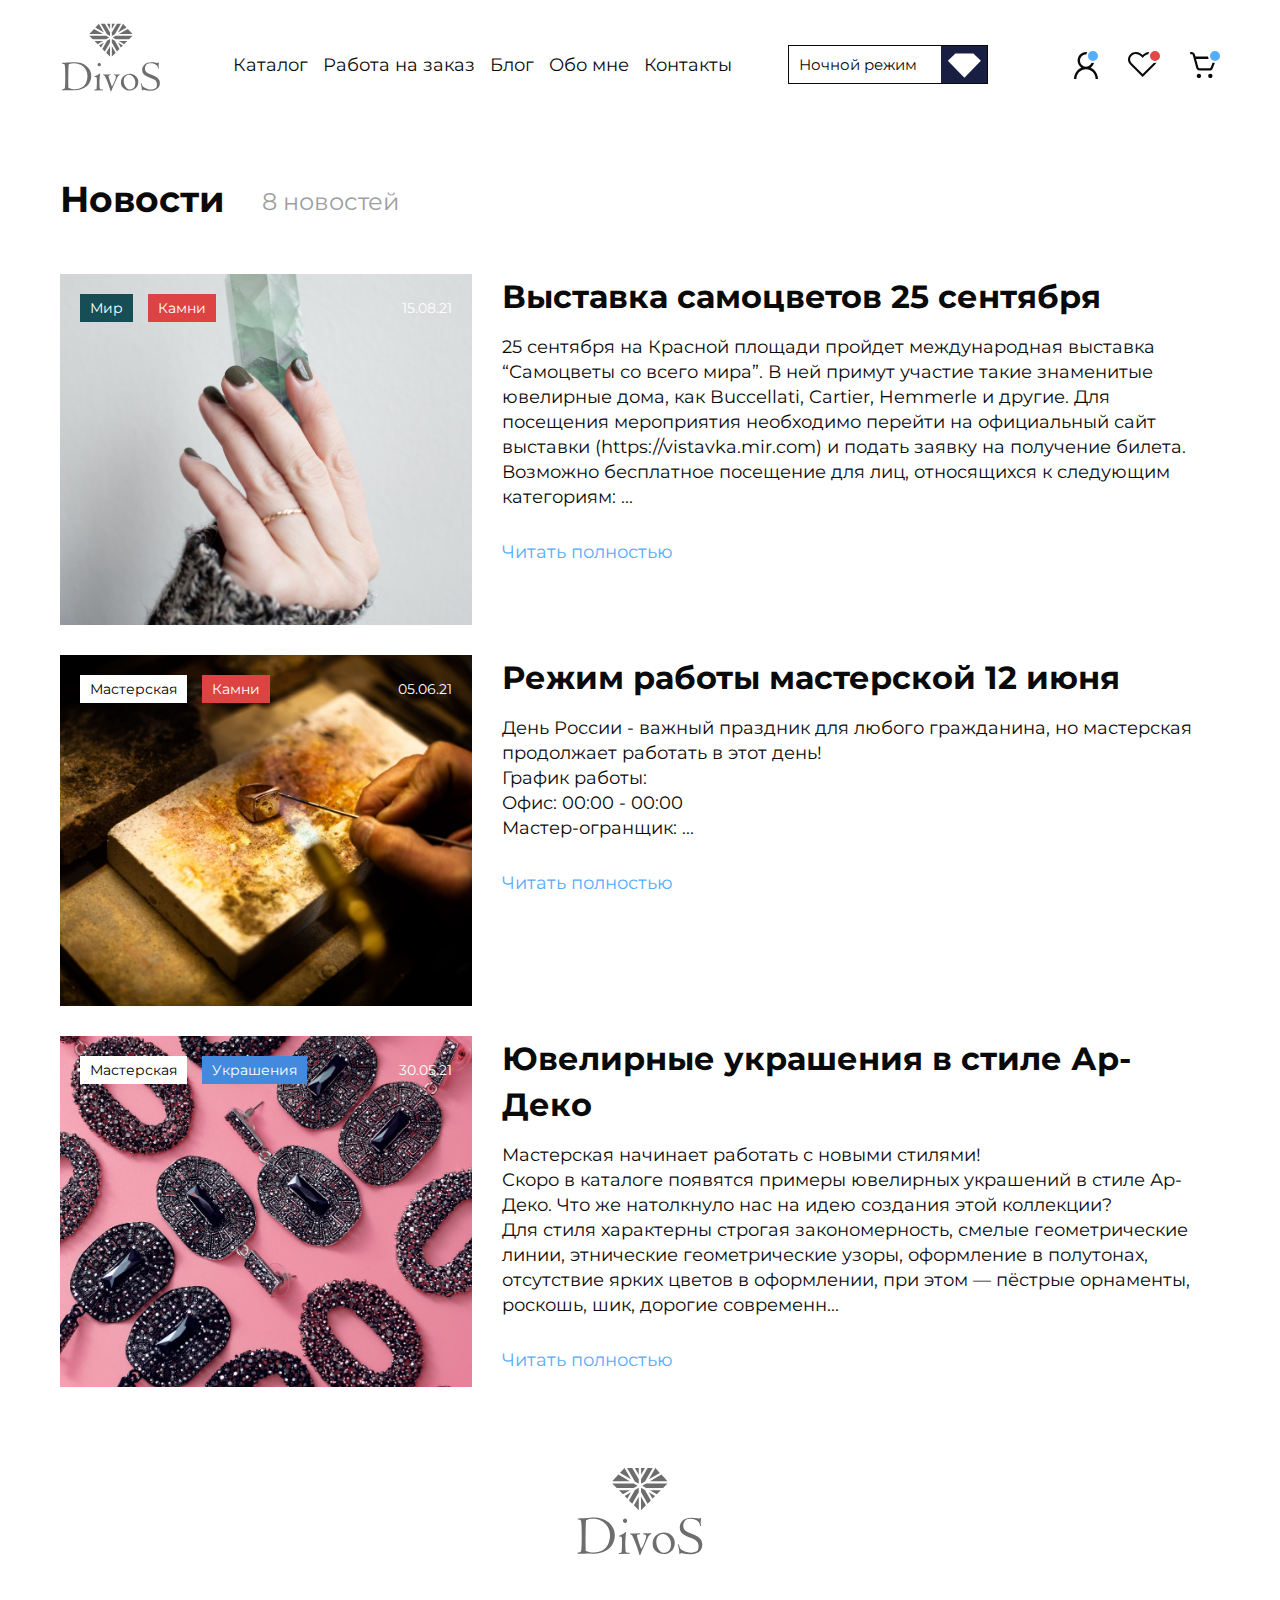
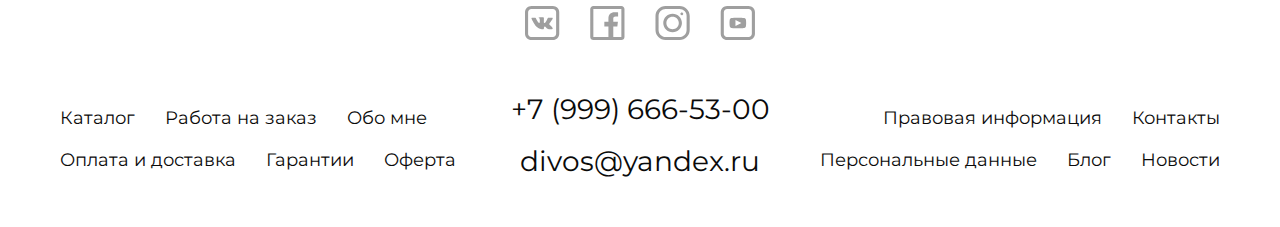
<file: news.html>
<!DOCTYPE html>
<html lang="en">
  <head>
    <meta charset="UTF-8" />
    <meta name="viewport" content="width=device-width, initial-scale=1.0" />
    <meta http-equiv="X-UA-Compatible" content="ie=edge" />
    <title>Divos</title>
    <meta name="author" content="Yuriy Zudikhin" />
    <link rel="stylesheet" href="css/style.css" />
    <link rel="stylesheet" href="css/slick.css" />
    <link rel="preconnect" href="https://fonts.gstatic.com">
    <link href="https://fonts.googleapis.com/css2?family=Montserrat:wght@400;600;700&family=Roboto:wght@300;500&display=swap" rel="stylesheet">
  </head>
  <body>

    <header class="header">
      <div class="container">
        <div class="header_content">

          <a class="header_content_logo" href="/">
            <img class="light" src="img/general/logo_light.svg" alt="">
            <img class="dark" src="img/general/logo_dark.svg" alt="">
          </a>

          <ul class="header_content_menu">
            <li><a href="#">Каталог</a></li>
            <li><a href="#">Работа на заказ</a></li>
            <li><a href="#">Блог</a></li>
            <li><a href="#">Обо мне</a></li>
            <li><a href="#">Контакты</a></li>
          </ul>

          <div class="header_content_switch">
            <p class="light">Ночной режим</p>
            <p class="dark">Дневной режим</p>
            <div id="switch_theme" class="header_content_switch_icon">
              <img class="light" src="img/general/switch_icon_light.svg" alt="">
              <img class="dark" src="img/general/switch_icon_dark.svg" alt="">
            </div>
          </div>

          <div class="header_content_list">

            <a class="header_content_list_account fill" href="#">
              <img class="light" src="img/general/account_light.svg" alt="">
              <img class="dark" src="img/general/account_dark.svg" alt="">
            </a>

            <a class="header_content_list_favorite fill" href="#">
              <img class="light" src="img/general/favorite_light.svg" alt="">
              <img class="dark" src="img/general/favorite_dark.svg" alt="">
            </a>

            <a class="header_content_list_cart fill" href="#">
              <img class="light" src="img/general/cart_light.svg" alt="">
              <img class="dark" src="img/general/cart_dark.svg" alt="">
            </a>

          </div>

          <div class="header_content_btn">
            <span></span>
            <span></span>
            <span></span>
          </div>

        </div>
      </div>
    </header>

    <div class="header_dropdown">
      
      <ul class="header_dropdown_menu">
        <li class="active"><a href="#">Главная</a></li>
        <li><a href="#">Каталог</a></li>
        <li><a href="#">Работа на заказ</a></li>
        <li><a href="#">Блог</a></li>
        <li><a href="#">Обо мне</a></li>
        <li><a href="#">Контакты</a></li>
      </ul>

      <div class="header_dropdown_switcher">
        <p class="light">Ночной режим</p>
        <p class="dark">Дневной режим</p>
        <div class="header_dropdown_switcher_icon">
          <img class="light" src="img/general/switch_icon_light.svg" alt="">
          <img class="dark" src="img/general/switch_icon_dark.svg" alt="">
        </div>
      </div>

      <div class="header_dropdown_social">

        <a href="#">
          <img class="light" src="img/general/vk_light.svg" alt="">
          <img class="dark" src="img/general/vk_dark.svg" alt="">
        </a>

        <a href="#">
          <img class="light" src="img/general/fb_light.svg" alt="">
          <img class="dark" src="img/general/fb_dark.svg" alt="">
        </a>

        <a href="#">
          <img class="light" src="img/general/insta_light.svg" alt="">
          <img class="dark" src="img/general/insta_dark.svg" alt="">
        </a>

        <a href="#">
          <img class="light" src="img/general/youtube_light.svg" alt="">
          <img class="dark" src="img/general/youtube_dark.svg" alt="">
        </a>

      </div>

      <div class="header_dropdown_connection">
        <a href="tel:+7 (999) 666-53-00">+7 (999) 666-53-00</a>
        <a href="mailto:divos@yandex.ru">divos@yandex.ru</a>
      </div>

    </div>

    <main class="main">

      <div class="search">
        <div class="container">
          <div class="search_content">
            <button class="search_content_back" onclick="history.back();">
              <img class="light" src="img/search/arrow_back_light.svg" alt="">
              <img class="dark" src="img/search/arrow_back_dark.svg" alt="" />
            </button>
            <form action="">
              <input dir="rtl" type="text" placeholder="Поиск">
              <button type="submit">
                <img class="light" src="img/search/search_icon_light.svg" alt="">
                <img class="dark" src="img/search/search_icon_dark.svg" alt="">
              </button>
            </form>
          </div>
        </div>
      </div>

      <section class="news">
        <div class="container">
          <div class="news_content">

            <div class="news_content_title">
              <h5>Новости</h5>
              <span>8 новостей</span>
            </div>

            <div class="news_content_list">

              <div class="news_content_list_item">
                <div class="news_content_list_item_img">
                  <img src="img/news/1.jpg" alt="">
                  <div class="news_content_list_item_img_tags">
                    <a style="color: #FFFFFF; background-color: #174E56" href="#">Мир</a>
                    <a style="color: #FFFFFF; background-color: #DE4343" href="#">Камни</a>
                  </div>
                  <div class="news_content_list_item_img_date">
                    <span>15.08.21</span>
                  </div>
                </div>
                <div class="news_content_list_item_text">
                  <h3>Выставка самоцветов 25 сентября</h3>
                  <div class="news_content_list_item_text_content">
                    <p>25 сентября на Красной площади пройдет международная выставка “Самоцветы со всего мира”. В ней примут участие такие знаменитые ювелирные дома, как Buccellati, Cartier, Hemmerle и другие. Для посещения мероприятия необходимо перейти на официальный сайт выставки (https://vistavka.mir.com) и подать заявку на получение билета. Возможно бесплатное посещение для лиц, относящихся к следующим категориям: ...</p>
                  </div>
                  <a href="#">Читать полностью</a>
                </div>
              </div>

              <div class="news_content_list_item">
                <div class="news_content_list_item_img">
                  <img src="img/news/2.jpg" alt="">
                  <div class="news_content_list_item_img_tags">
                    <a style="color: #000; background-color: #fff" href="#">Мастерская</a>
                    <a style="color: #FFFFFF; background-color: #DE4343" href="#">Камни</a>
                  </div>
                  <div class="news_content_list_item_img_date">
                    <span>05.06.21</span>
                  </div>
                </div>
                <div class="news_content_list_item_text">
                  <h3>Режим работы мастерской 12 июня</h3>
                  <div class="news_content_list_item_text_content">
                    <p>День России - важный праздник для любого гражданина, но мастерская продолжает работать в этот день!
                      <br>
                      График работы:
                      <br> 
                      Офис: 00:00 - 00:00
                      <br>
                      Мастер-огранщик: ...</p>
                  </div>
                  <a href="#">Читать полностью</a>
                </div>
              </div>

              <div class="news_content_list_item">
                <div class="news_content_list_item_img">
                  <img src="img/news/3.jpg" alt="">
                  <div class="news_content_list_item_img_tags">
                    <a style="color: #000; background-color: #fff" href="#">Мастерская</a>
                    <a style="color: #FFFFFF; background-color: #438ADE" href="#">Украшения</a>
                  </div>
                  <div class="news_content_list_item_img_date">
                    <span>30.05.21</span>
                  </div>
                </div>
                <div class="news_content_list_item_text">
                  <h3>Ювелирные украшения в стиле Ар-Деко</h3>
                  <div class="news_content_list_item_text_content">
                    <p>Мастерская начинает работать с новыми стилями! <br>
                      Скоро в каталоге появятся примеры ювелирных украшений в стиле Ар-Деко. Что же натолкнуло нас на идею создания этой коллекции? <br>
                      Для стиля характерны строгая закономерность, смелые геометрические линии, этнические геометрические узоры, оформление в полутонах, отсутствие ярких цветов в оформлении, при этом — пёстрые орнаменты, роскошь, шик, дорогие современн...</p>
                  </div>
                  <a href="#">Читать полностью</a>
                </div>
              </div>

            </div>

          </div>
        </div>
      </section>

    </main>

    <footer class="footer">
      <div class="container">
        <div class="footer_content">

          <ul class="footer_content_desk_left">
            <li>
              <a href="#">Каталог</a>
            </li>
            <li>
              <a href="#">Работа на заказ</a>
            </li>
            <li>
              <a href="#">Обо мне</a>
            </li>
            <li>
              <a href="#">Оплата и доставка</a>
            </li>
            <li>
              <a href="#">Гарантии</a>
            </li>
            <li>
              <a href="#">Оферта</a>
            </li>
          </ul>

          <a class="footer_content_logo" href="#">
            <img class="light" src="img/general/logo_light.svg" alt="">
            <img class="dark" src="img/general/logo_dark.svg" alt="">
          </a>

          <div class="footer_content_social">
            <a href="#">
              <img src="img/general/vk_light.svg" alt="">
            </a>
    
            <a href="#">
              <img src="img/general/fb_light.svg" alt="">
            </a>
    
            <a href="#">
              <img src="img/general/insta_light.svg" alt="">
            </a>
    
            <a href="#">
              <img src="img/general/youtube_light.svg" alt="">
            </a>
          </div>

          <div class="footer_content_connection">
            <a href="tel:+7 (999) 666-53-00">+7 (999) 666-53-00</a>
            <a href="mailto:divos@yandex.ru">divos@yandex.ru</a>
          </div>

          <ul class="footer_content_desk_right">
            <li>
              <a href="#">Правовая информация</a>
            </li>
            <li>
              <a href="#">Контакты</a>
            </li>
            <li>
              <a href="#">Персональные данные</a>
            </li>
            <li>
              <a href="#">Блог</a>
            </li>
            <li>
              <a href="#">Новости</a>
            </li>
          </ul>
          
        </div>
      </div>
    </footer>

    <div class="footer_under">
      <div class="container">
        <div class="footer_under_content">
          <span>2021 ©Все права защищены</span>
          <a href="#">Политика конфиденциальности</a>
        </div>
      </div>
    </div>

    <div class="back_modal"></div>

    <script src="js/jquery-3.6.0.min.js"></script>
    <script src="js/slick.min.js"></script>
    <script src="js/main.js"></script>
  </body>
</html>
</file>
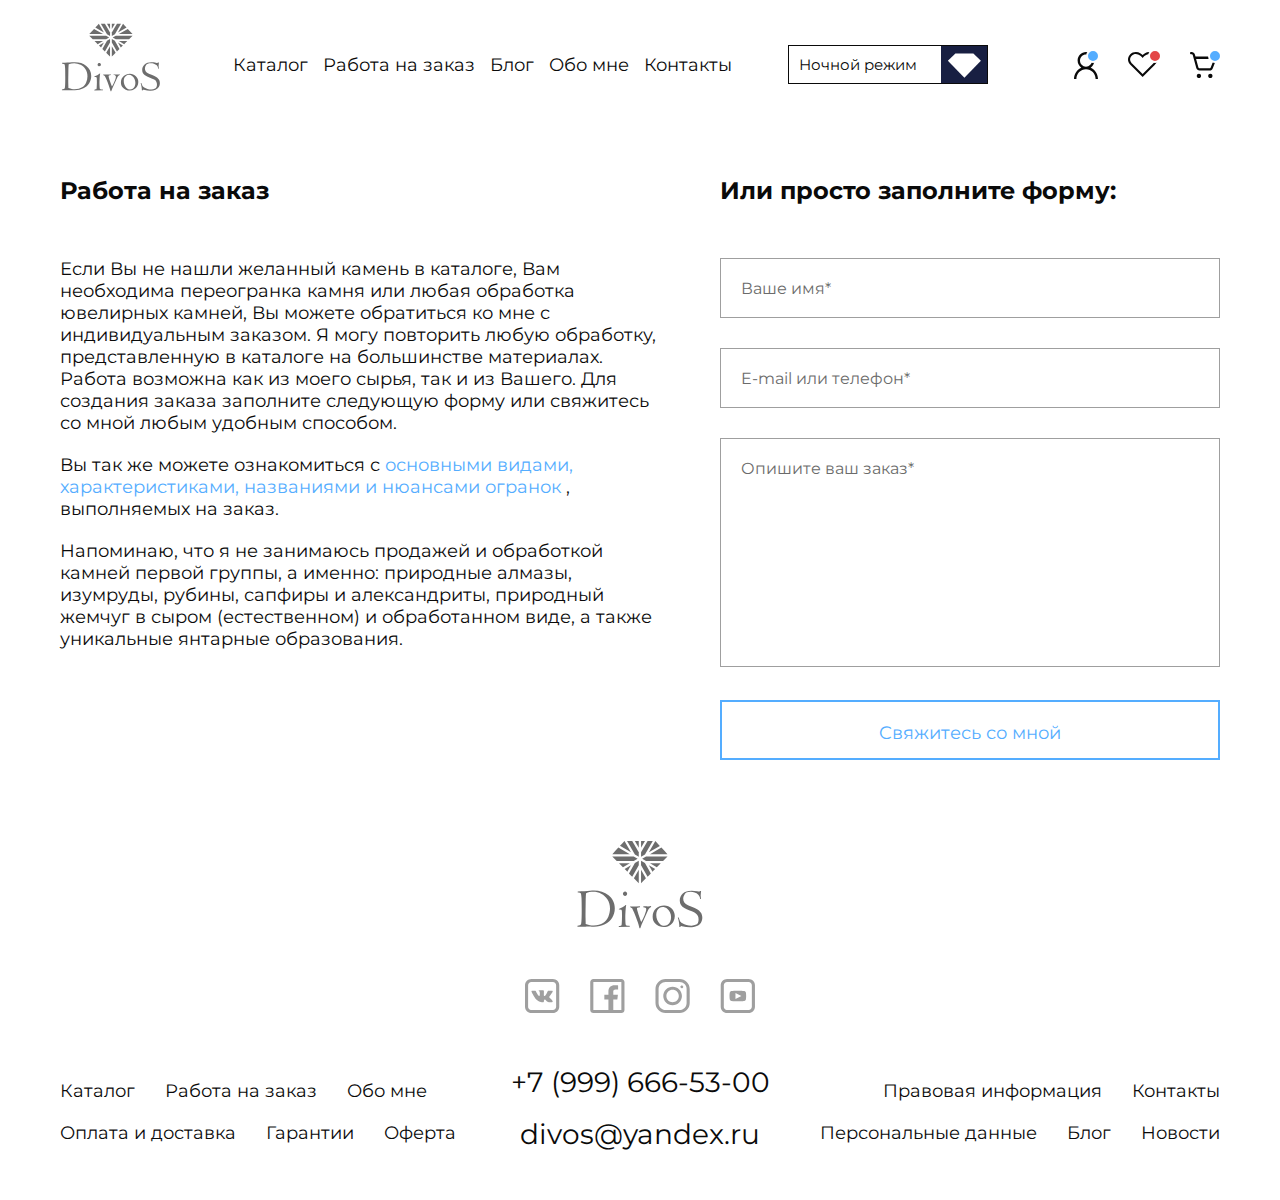
<file: order.html>
<!DOCTYPE html>
<html lang="en">
  <head>
    <meta charset="UTF-8" />
    <meta name="viewport" content="width=device-width, initial-scale=1.0" />
    <meta http-equiv="X-UA-Compatible" content="ie=edge" />
    <title>Divos</title>
    <meta name="author" content="Yuriy Zudikhin" />
    <link rel="stylesheet" href="css/style.css" />
    <link rel="stylesheet" href="css/slick.css" />
    <link rel="preconnect" href="https://fonts.gstatic.com">
    <link href="https://fonts.googleapis.com/css2?family=Montserrat:wght@400;600;700&family=Roboto:wght@300;500&display=swap" rel="stylesheet">
  </head>
  <body>

    <header class="header">
      <div class="container">
        <div class="header_content">

          <a class="header_content_logo" href="/">
            <img class="light" src="img/general/logo_light.svg" alt="">
            <img class="dark" src="img/general/logo_dark.svg" alt="">
          </a>

          <ul class="header_content_menu">
            <li><a href="#">Каталог</a></li>
            <li><a href="#">Работа на заказ</a></li>
            <li><a href="#">Блог</a></li>
            <li><a href="#">Обо мне</a></li>
            <li><a href="#">Контакты</a></li>
          </ul>

          <div class="header_content_switch">
            <p class="light">Ночной режим</p>
            <p class="dark">Дневной режим</p>
            <div id="switch_theme" class="header_content_switch_icon">
              <img class="light" src="img/general/switch_icon_light.svg" alt="">
              <img class="dark" src="img/general/switch_icon_dark.svg" alt="">
            </div>
          </div>

          <div class="header_content_list">

            <a class="header_content_list_account fill" href="#">
              <img class="light" src="img/general/account_light.svg" alt="">
              <img class="dark" src="img/general/account_dark.svg" alt="">
            </a>

            <a class="header_content_list_favorite fill" href="#">
              <img class="light" src="img/general/favorite_light.svg" alt="">
              <img class="dark" src="img/general/favorite_dark.svg" alt="">
            </a>

            <a class="header_content_list_cart fill" href="#">
              <img class="light" src="img/general/cart_light.svg" alt="">
              <img class="dark" src="img/general/cart_dark.svg" alt="">
            </a>

          </div>

          <div class="header_content_btn">
            <span></span>
            <span></span>
            <span></span>
          </div>

        </div>
      </div>
    </header>

    <div class="header_dropdown">
      
      <ul class="header_dropdown_menu">
        <li class="active"><a href="#">Главная</a></li>
        <li><a href="#">Каталог</a></li>
        <li><a href="#">Работа на заказ</a></li>
        <li><a href="#">Блог</a></li>
        <li><a href="#">Обо мне</a></li>
        <li><a href="#">Контакты</a></li>
      </ul>

      <div class="header_dropdown_switcher">
        <p class="light">Ночной режим</p>
        <p class="dark">Дневной режим</p>
        <div class="header_dropdown_switcher_icon">
          <img class="light" src="img/general/switch_icon_light.svg" alt="">
          <img class="dark" src="img/general/switch_icon_dark.svg" alt="">
        </div>
      </div>

      <div class="header_dropdown_social">

        <a href="#">
          <img class="light" src="img/general/vk_light.svg" alt="">
          <img class="dark" src="img/general/vk_dark.svg" alt="">
        </a>

        <a href="#">
          <img class="light" src="img/general/fb_light.svg" alt="">
          <img class="dark" src="img/general/fb_dark.svg" alt="">
        </a>

        <a href="#">
          <img class="light" src="img/general/insta_light.svg" alt="">
          <img class="dark" src="img/general/insta_dark.svg" alt="">
        </a>

        <a href="#">
          <img class="light" src="img/general/youtube_light.svg" alt="">
          <img class="dark" src="img/general/youtube_dark.svg" alt="">
        </a>

      </div>

      <div class="header_dropdown_connection">
        <a href="tel:+7 (999) 666-53-00">+7 (999) 666-53-00</a>
        <a href="mailto:divos@yandex.ru">divos@yandex.ru</a>
      </div>

    </div>

    <main class="main">

      <div class="search">
        <div class="container">
          <div class="search_content">
            <button class="search_content_back" onclick="history.back();">
              <img class="light" src="img/search/arrow_back_light.svg" alt="">
              <img class="dark" src="img/search/arrow_back_dark.svg" alt="" />
            </button>
            <form action="">
              <input dir="rtl" type="text" placeholder="Поиск">
              <button type="submit">
                <img class="light" src="img/search/search_icon_light.svg" alt="">
                <img class="dark" src="img/search/search_icon_dark.svg" alt="">
              </button>
            </form>
          </div>
        </div>
      </div>

      <section class="order">
        <div class="container">
          <div class="order_content">
            <div class="order_content_text">
              <h4>Работа на заказ</h4>
              <p>Если Вы не нашли желанный камень в каталоге, Вам необходима переогранка камня или любая обработка ювелирных камней, Вы можете обратиться ко мне с индивидуальным заказом. Я могу повторить любую обработку, представленную в каталоге на большинстве материалах. Работа возможна как из моего сырья, так и из Вашего. 
                Для создания заказа заполните следующую форму или свяжитесь со мной любым удобным способом.</p>
              <p>Вы так же можете ознакомиться с <a href="#">основными видами, характеристиками, названиями и нюансами огранок</a> , выполняемых на заказ.</p>
              <p>Напоминаю, что я не занимаюсь продажей и обработкой камней первой группы, а именно: природные алмазы, изумруды, рубины, сапфиры и александриты, природный жемчуг в сыром (естественном) и обработанном виде,  а также уникальные янтарные образования.</p>
            </div>
            <div class="order_content_form">
              <h4>Или просто заполните форму:</h4>
              <form action="">
                <p>
                  <span>
                    <input type="text" placeholder="Ваше имя*">
                  </span>
                  <span>
                    <input type="text" placeholder="E-mail или телефон*">
                  </span>
                  <span>
                    <textarea name="" id="" rows="10" placeholder="Опишите ваш заказ*"></textarea>
                  </span>
                  <input type="submit" value="Cвяжитесь со мной">
                </p>
              </form>
            </div>
          </div>
        </div>
      </section>

    </main>

    <footer class="footer">
      <div class="container">
        <div class="footer_content">

          <ul class="footer_content_desk_left">
            <li>
              <a href="#">Каталог</a>
            </li>
            <li>
              <a href="#">Работа на заказ</a>
            </li>
            <li>
              <a href="#">Обо мне</a>
            </li>
            <li>
              <a href="#">Оплата и доставка</a>
            </li>
            <li>
              <a href="#">Гарантии</a>
            </li>
            <li>
              <a href="#">Оферта</a>
            </li>
          </ul>

          <a class="footer_content_logo" href="#">
            <img class="light" src="img/general/logo_light.svg" alt="">
            <img class="dark" src="img/general/logo_dark.svg" alt="">
          </a>

          <div class="footer_content_social">
            <a href="#">
              <img src="img/general/vk_light.svg" alt="">
            </a>
    
            <a href="#">
              <img src="img/general/fb_light.svg" alt="">
            </a>
    
            <a href="#">
              <img src="img/general/insta_light.svg" alt="">
            </a>
    
            <a href="#">
              <img src="img/general/youtube_light.svg" alt="">
            </a>
          </div>

          <div class="footer_content_connection">
            <a href="tel:+7 (999) 666-53-00">+7 (999) 666-53-00</a>
            <a href="mailto:divos@yandex.ru">divos@yandex.ru</a>
          </div>

          <ul class="footer_content_desk_right">
            <li>
              <a href="#">Правовая информация</a>
            </li>
            <li>
              <a href="#">Контакты</a>
            </li>
            <li>
              <a href="#">Персональные данные</a>
            </li>
            <li>
              <a href="#">Блог</a>
            </li>
            <li>
              <a href="#">Новости</a>
            </li>
          </ul>
          
        </div>
      </div>
    </footer>

    <div class="footer_under">
      <div class="container">
        <div class="footer_under_content">
          <span>2021 ©Все права защищены</span>
          <a href="#">Политика конфиденциальности</a>
        </div>
      </div>
    </div>

    <div class="back_modal"></div>

    <script src="js/jquery-3.6.0.min.js"></script>
    <script src="js/slick.min.js"></script>
    <script src="js/main.js"></script>
  </body>
</html>
</file>
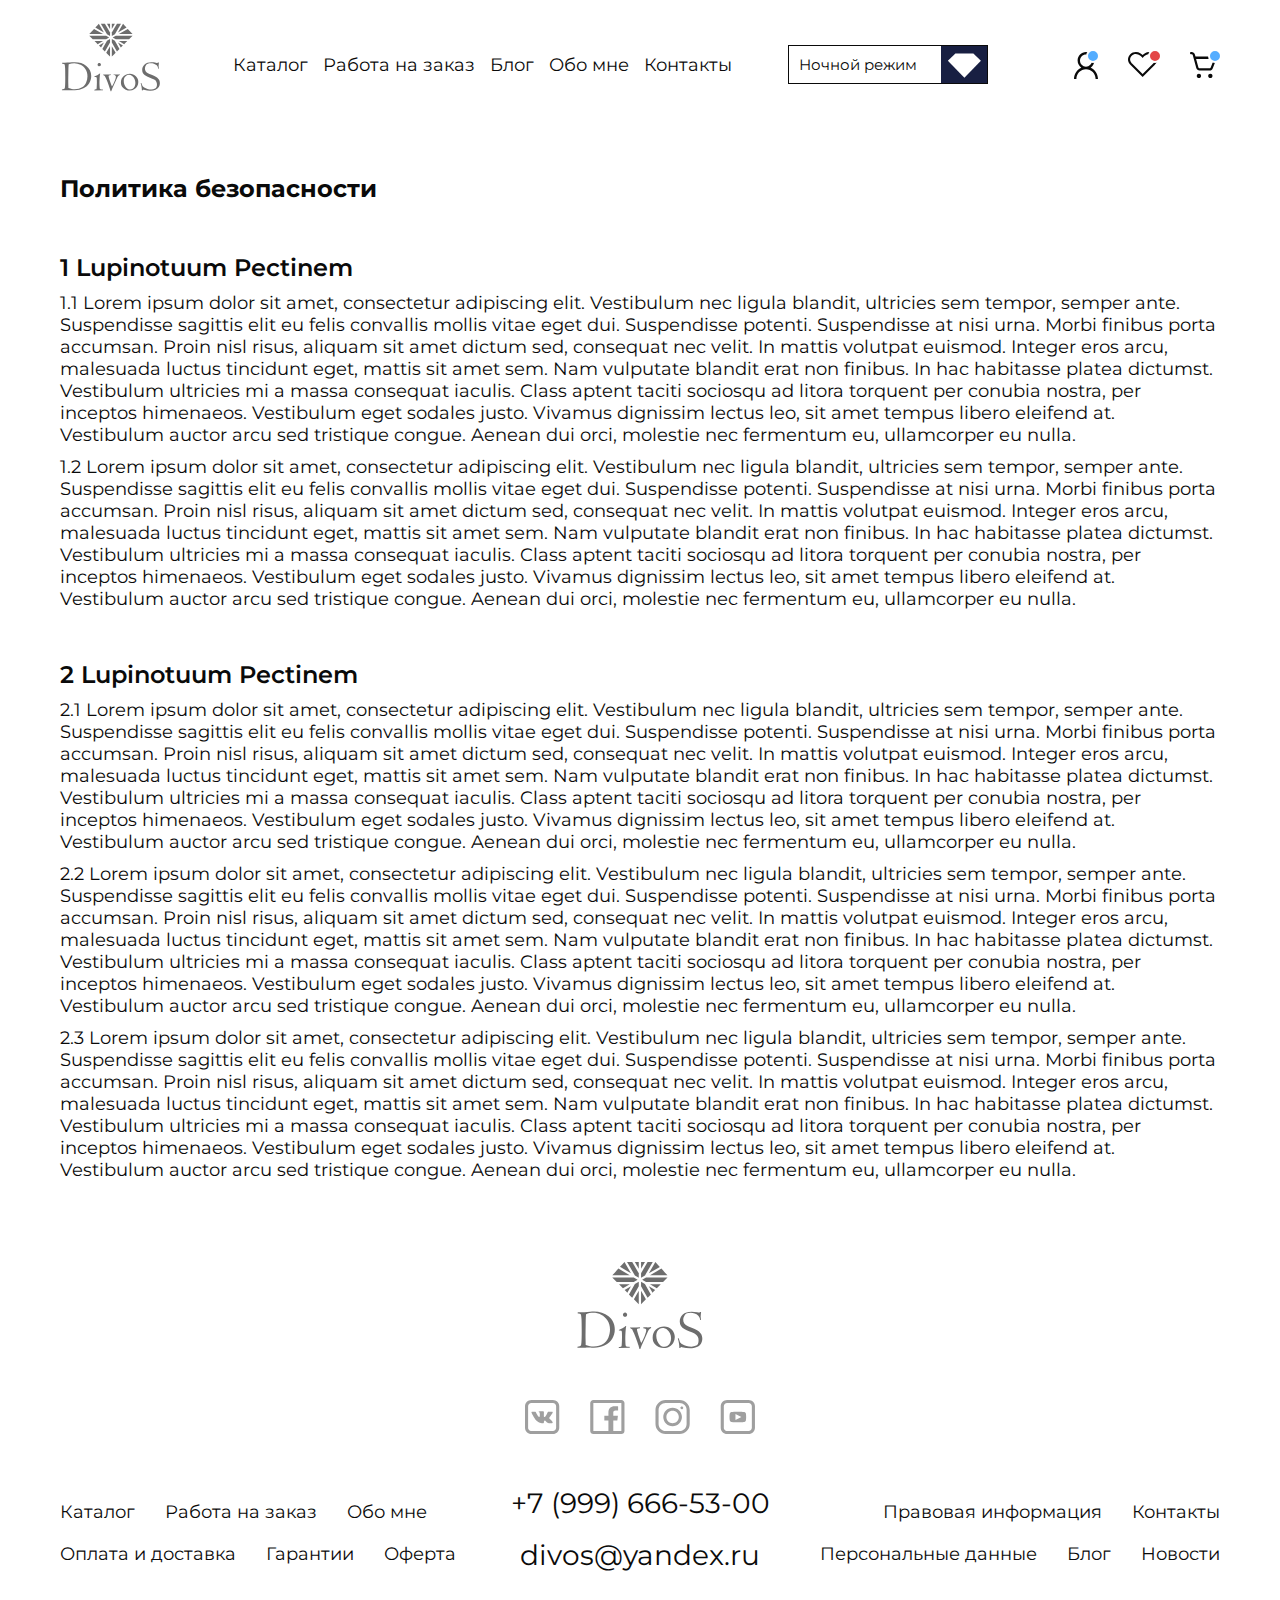
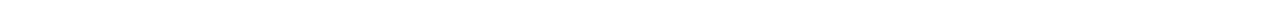
<file: policy.html>
<!DOCTYPE html>
<html lang="en">
  <head>
    <meta charset="UTF-8" />
    <meta name="viewport" content="width=device-width, initial-scale=1.0" />
    <meta http-equiv="X-UA-Compatible" content="ie=edge" />
    <title>Divos</title>
    <meta name="author" content="Yuriy Zudikhin" />
    <link rel="stylesheet" href="css/style.css" />
    <link rel="stylesheet" href="css/slick.css" />
    <link rel="preconnect" href="https://fonts.gstatic.com">
    <link href="https://fonts.googleapis.com/css2?family=Montserrat:wght@400;600;700&family=Roboto:wght@300;500&display=swap" rel="stylesheet">
  </head>
  <body>

    <header class="header">
      <div class="container">
        <div class="header_content">

          <a class="header_content_logo" href="/">
            <img class="light" src="img/general/logo_light.svg" alt="">
            <img class="dark" src="img/general/logo_dark.svg" alt="">
          </a>

          <ul class="header_content_menu">
            <li><a href="#">Каталог</a></li>
            <li><a href="#">Работа на заказ</a></li>
            <li><a href="#">Блог</a></li>
            <li><a href="#">Обо мне</a></li>
            <li><a href="#">Контакты</a></li>
          </ul>

          <div class="header_content_switch">
            <p class="light">Ночной режим</p>
            <p class="dark">Дневной режим</p>
            <div id="switch_theme" class="header_content_switch_icon">
              <img class="light" src="img/general/switch_icon_light.svg" alt="">
              <img class="dark" src="img/general/switch_icon_dark.svg" alt="">
            </div>
          </div>

          <div class="header_content_list">

            <a class="header_content_list_account fill" href="#">
              <img class="light" src="img/general/account_light.svg" alt="">
              <img class="dark" src="img/general/account_dark.svg" alt="">
            </a>

            <a class="header_content_list_favorite fill" href="#">
              <img class="light" src="img/general/favorite_light.svg" alt="">
              <img class="dark" src="img/general/favorite_dark.svg" alt="">
            </a>

            <a class="header_content_list_cart fill" href="#">
              <img class="light" src="img/general/cart_light.svg" alt="">
              <img class="dark" src="img/general/cart_dark.svg" alt="">
            </a>

          </div>

          <div class="header_content_btn">
            <span></span>
            <span></span>
            <span></span>
          </div>

        </div>
      </div>
    </header>

    <div class="header_dropdown">
      
      <ul class="header_dropdown_menu">
        <li class="active"><a href="#">Главная</a></li>
        <li><a href="#">Каталог</a></li>
        <li><a href="#">Работа на заказ</a></li>
        <li><a href="#">Блог</a></li>
        <li><a href="#">Обо мне</a></li>
        <li><a href="#">Контакты</a></li>
      </ul>

      <div class="header_dropdown_switcher">
        <p class="light">Ночной режим</p>
        <p class="dark">Дневной режим</p>
        <div class="header_dropdown_switcher_icon">
          <img class="light" src="img/general/switch_icon_light.svg" alt="">
          <img class="dark" src="img/general/switch_icon_dark.svg" alt="">
        </div>
      </div>

      <div class="header_dropdown_social">

        <a href="#">
          <img class="light" src="img/general/vk_light.svg" alt="">
          <img class="dark" src="img/general/vk_dark.svg" alt="">
        </a>

        <a href="#">
          <img class="light" src="img/general/fb_light.svg" alt="">
          <img class="dark" src="img/general/fb_dark.svg" alt="">
        </a>

        <a href="#">
          <img class="light" src="img/general/insta_light.svg" alt="">
          <img class="dark" src="img/general/insta_dark.svg" alt="">
        </a>

        <a href="#">
          <img class="light" src="img/general/youtube_light.svg" alt="">
          <img class="dark" src="img/general/youtube_dark.svg" alt="">
        </a>

      </div>

      <div class="header_dropdown_connection">
        <a href="tel:+7 (999) 666-53-00">+7 (999) 666-53-00</a>
        <a href="mailto:divos@yandex.ru">divos@yandex.ru</a>
      </div>

    </div>

    <main class="main">

      <div class="search">
        <div class="container">
          <div class="search_content">
            <button class="search_content_back" onclick="history.back();">
              <img class="light" src="img/search/arrow_back_light.svg" alt="">
              <img class="dark" src="img/search/arrow_back_dark.svg" alt="" />
            </button>
            <form action="">
              <input dir="rtl" type="text" placeholder="Поиск">
              <button type="submit">
                <img class="light" src="img/search/search_icon_light.svg" alt="">
                <img class="dark" src="img/search/search_icon_dark.svg" alt="">
              </button>
            </form>
          </div>
        </div>
      </div>

      <section class="policy">
        <div class="container">
          <div class="policy_content">
            <h2>Политика безопасности</h2>
            <h4>1 Lupinotuum Pectinem</h4>
            <p>1.1 Lorem ipsum dolor sit amet, consectetur adipiscing elit. Vestibulum nec ligula blandit, ultricies sem tempor, semper ante. Suspendisse sagittis elit eu felis convallis mollis vitae eget dui. Suspendisse potenti. Suspendisse at nisi urna. Morbi finibus porta accumsan. Proin nisl risus, aliquam sit amet dictum sed, consequat nec velit. In mattis volutpat euismod. Integer eros arcu, malesuada luctus tincidunt eget, mattis sit amet sem. Nam vulputate blandit erat non finibus. In hac habitasse platea dictumst. Vestibulum ultricies mi a massa consequat iaculis. Class aptent taciti sociosqu ad litora torquent per conubia nostra, per inceptos himenaeos. Vestibulum eget sodales justo. Vivamus dignissim lectus leo, sit amet tempus libero eleifend at. Vestibulum auctor arcu sed tristique congue. Aenean dui orci, molestie nec fermentum eu, ullamcorper eu nulla.</p>
            <p>1.2 Lorem ipsum dolor sit amet, consectetur adipiscing elit. Vestibulum nec ligula blandit, ultricies sem tempor, semper ante. Suspendisse sagittis elit eu felis convallis mollis vitae eget dui. Suspendisse potenti. Suspendisse at nisi urna. Morbi finibus porta accumsan. Proin nisl risus, aliquam sit amet dictum sed, consequat nec velit. In mattis volutpat euismod. Integer eros arcu, malesuada luctus tincidunt eget, mattis sit amet sem. Nam vulputate blandit erat non finibus. In hac habitasse platea dictumst. Vestibulum ultricies mi a massa consequat iaculis. Class aptent taciti sociosqu ad litora torquent per conubia nostra, per inceptos himenaeos. Vestibulum eget sodales justo. Vivamus dignissim lectus leo, sit amet tempus libero eleifend at. Vestibulum auctor arcu sed tristique congue. Aenean dui orci, molestie nec fermentum eu, ullamcorper eu nulla.</p>
            <h4>2 Lupinotuum Pectinem</h4>
            <p>2.1 Lorem ipsum dolor sit amet, consectetur adipiscing elit. Vestibulum nec ligula blandit, ultricies sem tempor, semper ante. Suspendisse sagittis elit eu felis convallis mollis vitae eget dui. Suspendisse potenti. Suspendisse at nisi urna. Morbi finibus porta accumsan. Proin nisl risus, aliquam sit amet dictum sed, consequat nec velit. In mattis volutpat euismod. Integer eros arcu, malesuada luctus tincidunt eget, mattis sit amet sem. Nam vulputate blandit erat non finibus. In hac habitasse platea dictumst. Vestibulum ultricies mi a massa consequat iaculis. Class aptent taciti sociosqu ad litora torquent per conubia nostra, per inceptos himenaeos. Vestibulum eget sodales justo. Vivamus dignissim lectus leo, sit amet tempus libero eleifend at. Vestibulum auctor arcu sed tristique congue. Aenean dui orci, molestie nec fermentum eu, ullamcorper eu nulla.</p>
            <p>2.2 Lorem ipsum dolor sit amet, consectetur adipiscing elit. Vestibulum nec ligula blandit, ultricies sem tempor, semper ante. Suspendisse sagittis elit eu felis convallis mollis vitae eget dui. Suspendisse potenti. Suspendisse at nisi urna. Morbi finibus porta accumsan. Proin nisl risus, aliquam sit amet dictum sed, consequat nec velit. In mattis volutpat euismod. Integer eros arcu, malesuada luctus tincidunt eget, mattis sit amet sem. Nam vulputate blandit erat non finibus. In hac habitasse platea dictumst. Vestibulum ultricies mi a massa consequat iaculis. Class aptent taciti sociosqu ad litora torquent per conubia nostra, per inceptos himenaeos. Vestibulum eget sodales justo. Vivamus dignissim lectus leo, sit amet tempus libero eleifend at. Vestibulum auctor arcu sed tristique congue. Aenean dui orci, molestie nec fermentum eu, ullamcorper eu nulla.</p>
            <p>2.3 Lorem ipsum dolor sit amet, consectetur adipiscing elit. Vestibulum nec ligula blandit, ultricies sem tempor, semper ante. Suspendisse sagittis elit eu felis convallis mollis vitae eget dui. Suspendisse potenti. Suspendisse at nisi urna. Morbi finibus porta accumsan. Proin nisl risus, aliquam sit amet dictum sed, consequat nec velit. In mattis volutpat euismod. Integer eros arcu, malesuada luctus tincidunt eget, mattis sit amet sem. Nam vulputate blandit erat non finibus. In hac habitasse platea dictumst. Vestibulum ultricies mi a massa consequat iaculis. Class aptent taciti sociosqu ad litora torquent per conubia nostra, per inceptos himenaeos. Vestibulum eget sodales justo. Vivamus dignissim lectus leo, sit amet tempus libero eleifend at. Vestibulum auctor arcu sed tristique congue. Aenean dui orci, molestie nec fermentum eu, ullamcorper eu nulla.</p>
          </div>
        </div>
      </section>

    </main>

    <footer class="footer">
      <div class="container">
        <div class="footer_content">

          <ul class="footer_content_desk_left">
            <li>
              <a href="#">Каталог</a>
            </li>
            <li>
              <a href="#">Работа на заказ</a>
            </li>
            <li>
              <a href="#">Обо мне</a>
            </li>
            <li>
              <a href="#">Оплата и доставка</a>
            </li>
            <li>
              <a href="#">Гарантии</a>
            </li>
            <li>
              <a href="#">Оферта</a>
            </li>
          </ul>

          <a class="footer_content_logo" href="#">
            <img class="light" src="img/general/logo_light.svg" alt="">
            <img class="dark" src="img/general/logo_dark.svg" alt="">
          </a>

          <div class="footer_content_social">
            <a href="#">
              <img src="img/general/vk_light.svg" alt="">
            </a>
    
            <a href="#">
              <img src="img/general/fb_light.svg" alt="">
            </a>
    
            <a href="#">
              <img src="img/general/insta_light.svg" alt="">
            </a>
    
            <a href="#">
              <img src="img/general/youtube_light.svg" alt="">
            </a>
          </div>

          <div class="footer_content_connection">
            <a href="tel:+7 (999) 666-53-00">+7 (999) 666-53-00</a>
            <a href="mailto:divos@yandex.ru">divos@yandex.ru</a>
          </div>

          <ul class="footer_content_desk_right">
            <li>
              <a href="#">Правовая информация</a>
            </li>
            <li>
              <a href="#">Контакты</a>
            </li>
            <li>
              <a href="#">Персональные данные</a>
            </li>
            <li>
              <a href="#">Блог</a>
            </li>
            <li>
              <a href="#">Новости</a>
            </li>
          </ul>
          
        </div>
      </div>
    </footer>

    <div class="footer_under">
      <div class="container">
        <div class="footer_under_content">
          <span>2021 ©Все права защищены</span>
          <a href="#">Политика конфиденциальности</a>
        </div>
      </div>
    </div>

    <div class="back_modal"></div>

    <script src="js/jquery-3.6.0.min.js"></script>
    <script src="js/slick.min.js"></script>
    <script src="js/main.js"></script>
  </body>
</html>
</file>
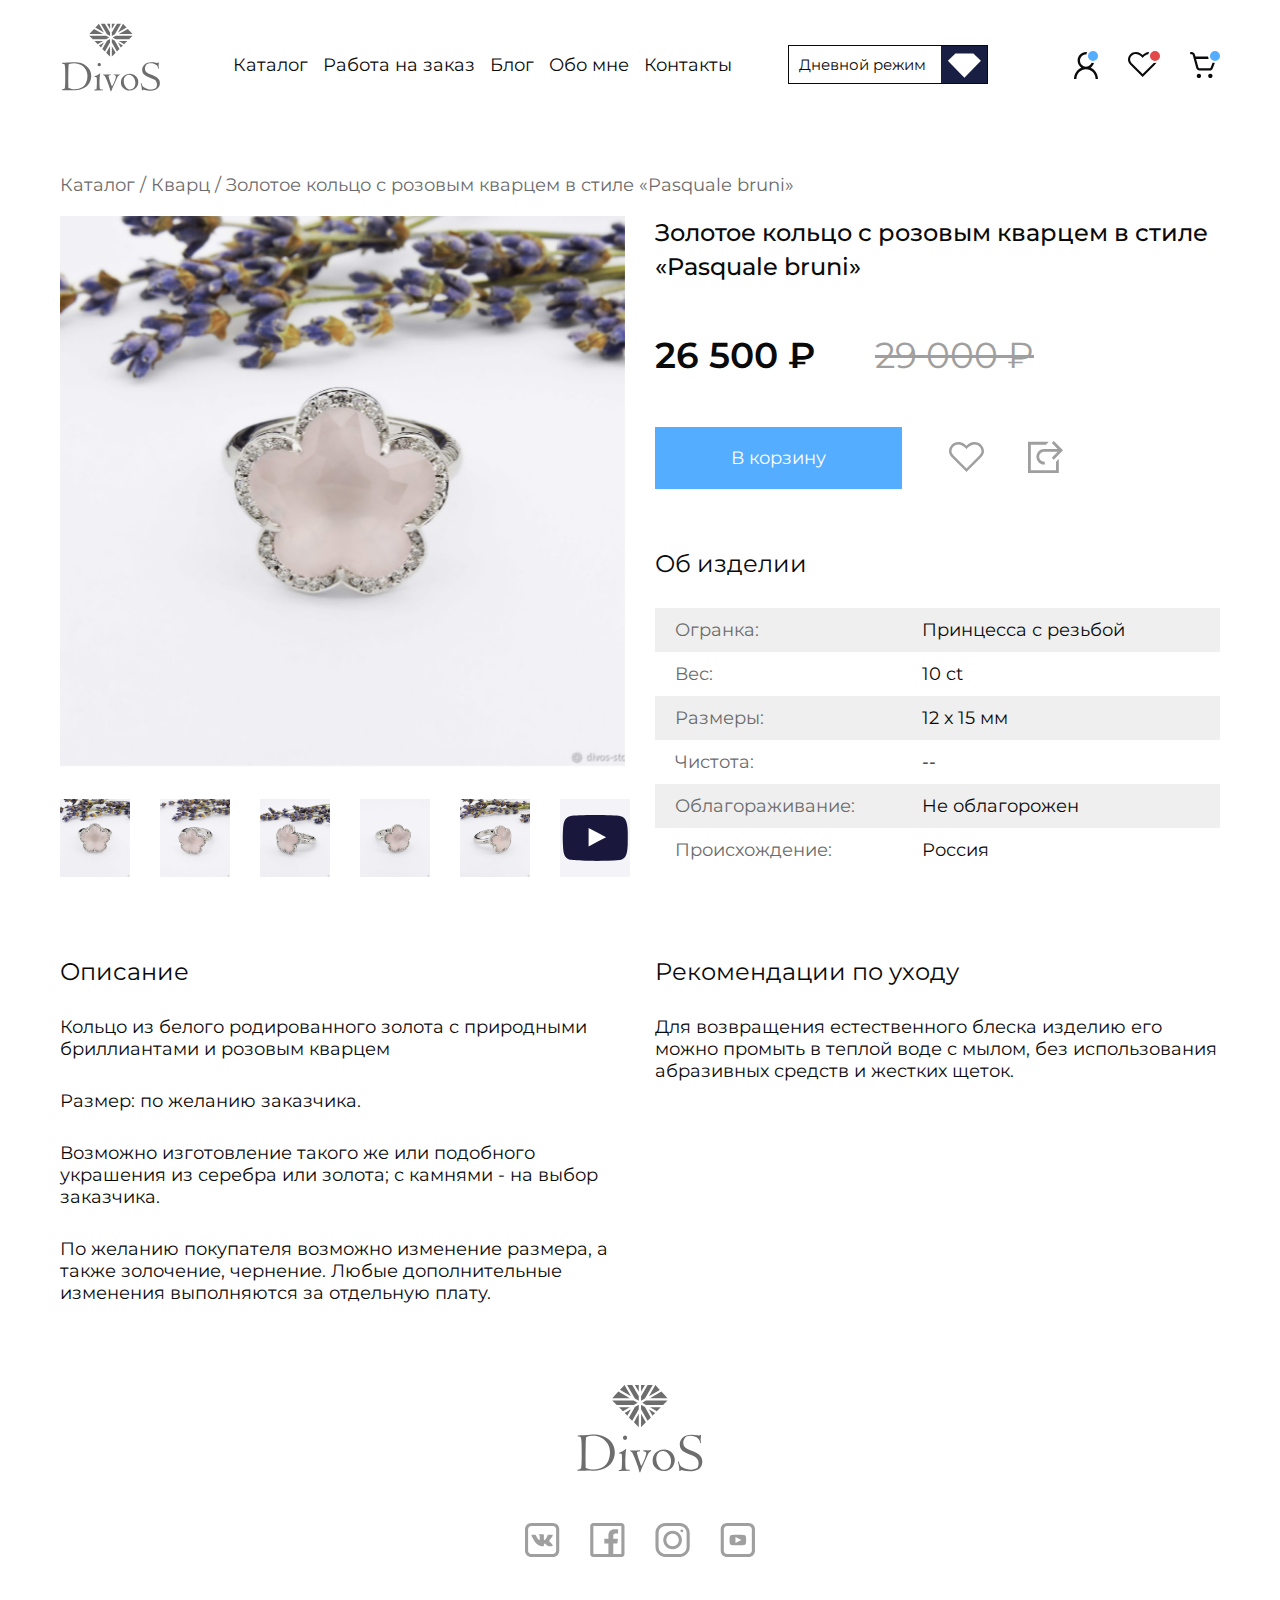
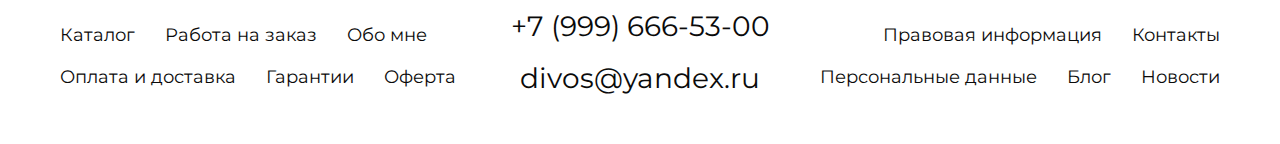
<file: product.html>
<!DOCTYPE html>
<html lang="en">
  <head>
    <meta charset="UTF-8" />
    <meta name="viewport" content="width=device-width, initial-scale=1.0" />
    <meta http-equiv="X-UA-Compatible" content="ie=edge" />
    <title>Divos</title>
    <meta name="author" content="Yuriy Zudikhin" />
    <link rel="stylesheet" href="css/style.css" />
    <link rel="stylesheet" href="css/slick.css" />
    <link rel="preconnect" href="https://fonts.gstatic.com">
    <link href="https://fonts.googleapis.com/css2?family=Montserrat:wght@400;600;700&family=Roboto:wght@300;500&display=swap" rel="stylesheet">
  </head>
  <body>

    <header class="header">
      <div class="container">
        <div class="header_content">

          <a class="header_content_logo" href="/">
            <img class="light" src="img/general/logo_light.svg" alt="">
            <img class="dark" src="img/general/logo_dark.svg" alt="">
          </a>

          <ul class="header_content_menu">
            <li><a href="#">Каталог</a></li>
            <li><a href="#">Работа на заказ</a></li>
            <li><a href="#">Блог</a></li>
            <li><a href="#">Обо мне</a></li>
            <li><a href="#">Контакты</a></li>
          </ul>

          <div class="header_content_switch">
            <p>Дневной режим</p>
            <div id="switch_theme" class="header_content_switch_icon">
              <img class="light" src="img/general/switch_icon_light.svg" alt="">
              <img class="dark" src="img/general/switch_icon_dark.svg" alt="">
            </div>
          </div>

          <div class="header_content_list">

            <a class="header_content_list_account fill" href="#">
              <img class="light" src="img/general/account_light.svg" alt="">
              <img class="dark" src="img/general/account_dark.svg" alt="">
            </a>

            <a class="header_content_list_favorite fill" href="#">
              <img class="light" src="img/general/favorite_light.svg" alt="">
              <img class="dark" src="img/general/favorite_dark.svg" alt="">
            </a>

            <a class="header_content_list_cart fill" href="#">
              <img class="light" src="img/general/cart_light.svg" alt="">
              <img class="dark" src="img/general/cart_dark.svg" alt="">
            </a>

          </div>

          <div class="header_content_btn">
            <span></span>
            <span></span>
            <span></span>
          </div>

        </div>
      </div>
    </header>

    <div class="header_dropdown">
      
      <ul class="header_dropdown_menu">
        <li class="active"><a href="#">Главная</a></li>
        <li><a href="#">Каталог</a></li>
        <li><a href="#">Работа на заказ</a></li>
        <li><a href="#">Блог</a></li>
        <li><a href="#">Обо мне</a></li>
        <li><a href="#">Контакты</a></li>
      </ul>

      <div class="header_dropdown_switcher">
        <p class="light">Ночной режим</p>
        <p class="dark">Дневной режим</p>
        <div class="header_dropdown_switcher_icon">
          <img class="light" src="img/general/switch_icon_light.svg" alt="">
          <img class="dark" src="img/general/switch_icon_dark.svg" alt="">
        </div>
      </div>

      <div class="header_dropdown_social">

        <a href="#">
          <img class="light" src="img/general/vk_light.svg" alt="">
          <img class="dark" src="img/general/vk_dark.svg" alt="">
        </a>

        <a href="#">
          <img class="light" src="img/general/fb_light.svg" alt="">
          <img class="dark" src="img/general/fb_dark.svg" alt="">
        </a>

        <a href="#">
          <img class="light" src="img/general/insta_light.svg" alt="">
          <img class="dark" src="img/general/insta_dark.svg" alt="">
        </a>

        <a href="#">
          <img class="light" src="img/general/youtube_light.svg" alt="">
          <img class="dark" src="img/general/youtube_dark.svg" alt="">
        </a>

      </div>

      <div class="header_dropdown_connection">
        <a href="tel:+7 (999) 666-53-00">+7 (999) 666-53-00</a>
        <a href="mailto:divos@yandex.ru">divos@yandex.ru</a>
      </div>

    </div>

    <main class="main">

      <div class="search">
        <div class="container">
          <div class="search_content">
            <button class="search_content_back" onclick="history.back();">
              <img class="light" src="img/search/arrow_back_light.svg" alt="">
              <img class="dark" src="img/search/arrow_back_dark.svg" alt="" />
            </button>
            <form action="">
              <input dir="rtl" type="text" placeholder="Поиск">
              <button type="submit">
                <img class="light" src="img/search/search_icon_light.svg" alt="">
                <img class="dark" src="img/search/search_icon_dark.svg" alt="">
              </button>
            </form>
          </div>
        </div>
      </div>

      <section class="product">
        <div class="container">
          <div class="product_content">

            <div class="breadcrumbs">
              <a href="#">Каталог</a>
              <span>/</span>
              <a href="#">Кварц</a>
              <span>/</span>
              <a href="#">Золотое кольцо с розовым кварцем в стиле «Pasquale bruni»</a>
            </div>

            <div class="product_content_main">

              <div class="product_content_main_img">

                <div class="product_content_main_img_slider">

                  <div class="product_content_main_img_slider_for">

                    <div class="product_content_main_img_slider_for_item">
                      <img src="img/product/1.png" alt="">
                    </div>

                    <div class="product_content_main_img_slider_for_item">
                      <img src="img/product/2.png" alt="">
                    </div>

                    <div class="product_content_main_img_slider_for_item">
                      <img src="img/product/3.png" alt="">
                    </div>

                    <div class="product_content_main_img_slider_for_item">
                      <img src="img/product/4.png" alt="">
                    </div>

                    <div class="product_content_main_img_slider_for_item">
                      <img src="img/product/5.png" alt="">
                    </div>

                    <div class="product_content_main_img_slider_for_item">
                      <iframe width="100%" src="https://www.youtube.com/embed/-5CdAup0o-I?version=3&enablejsapi=1&autoplay=1"></iframe>
                    </div>

                  </div>

                  <div class="product_content_main_img_slider_nav">

                    <div class="product_content_main_img_slider_nav_item">
                      <img src="img/product/1.png" alt="">
                    </div>

                    <div class="product_content_main_img_slider_nav_item">
                      <img src="img/product/2.png" alt="">
                    </div>

                    <div class="product_content_main_img_slider_nav_item">
                      <img src="img/product/3.png" alt="">
                    </div>

                    <div class="product_content_main_img_slider_nav_item">
                      <img src="img/product/4.png" alt="">
                    </div>

                    <div class="product_content_main_img_slider_nav_item">
                      <img src="img/product/5.png" alt="">
                    </div>

                    <div class="product_content_main_img_slider_nav_item">
                      <img src="img/product/youtube.svg" alt="">
                      <!-- <iframe width="100%" src="https://www.youtube.com/embed/-5CdAup0o-I?autoplay=1"></iframe> -->
                    </div>

                  </div>

                </div>

              </div>

              <div class="product_content_main_text">
                <h2 class="product_content_main_text_title">Золотое кольцо с розовым кварцем в стиле «Pasquale bruni»</h2>
                <div class="product_content_main_text_price">
                  <span class="product_content_main_text_price_current">26 500 ₽</span>
                  <span class="product_content_main_text_price_discount">29 000 ₽</span>
                </div>
                <div class="product_content_main_text_btns">
                  <a class="product_content_main_text_btns_to_cart" href="">В корзину</a>
                  <a class="product_content_main_text_btns_to_favorite" href="">
                    <img class="product_content_main_text_btns_to_favorite_default" src="img/product/like.svg" alt="">
                    <img class="product_content_main_text_btns_to_favorite_full" src="img/product/like_full.svg" alt="">
                  </a>
                  <a class="product_content_main_text_btns_exit" href="">
                    <img src="img/product/exit.svg" alt="">
                  </a>
                </div>
                <div class="product_content_main_text_info">
                  <h4>Об изделии</h4>
                  <ul>
                    <li>
                      <span class="title">Огранка:</span>
                      <span class="value">Принцесса с резьбой</span>
                    </li>
                    <li>
                      <span class="title">Вес:</span>
                      <span class="value">10 ct</span>
                    </li>
                    <li>
                      <span class="title">Размеры:</span>
                      <span class="value">12 х 15 мм</span>
                    </li>
                    <li>
                      <span class="title">Чистота:</span>
                      <span class="value">--</span>
                    </li>
                    <li>
                      <span class="title">Облагораживание:</span>
                      <span class="value">Не облагорожен</span>
                    </li>
                    <li>
                      <span class="title">Происхождение:</span>
                      <span class="value">Россия</span>
                    </li>
                  </ul>
                </div>
              </div>
              
            </div>

            <div class="product_content_info">
              <div class="product_content_info_description">

                <div class="product_content_info_description_title">
                  <img src="img/product/arrow.svg" alt="">
                  <h5>Описание</h5>
                </div>

                <div class="product_content_info_description_text">
                  <p>Кольцо из белого родированного золота с природными бриллиантами и розовым кварцем</p>
                  <p>Размер: по желанию заказчика.</p>
                  <p>Возможно изготовление такого же или подобного украшения из серебра или золота; с камнями - на выбор заказчика.</p>
                  <p>По желанию покупателя возможно изменение размера, а также золочение, чернение. Любые дополнительные изменения выполняются за отдельную плату.</p>
                </div>

              </div>
              <div class="product_content_info_care">
                <div class="product_content_info_care_title">
                  <img src="img/product/arrow.svg" alt="">
                  <h5>Рекомендации по уходу</h5>
                </div>
                <div class="product_content_info_care_text">
                  <p>Для возвращения естественного блеска изделию его можно промыть в теплой воде с мылом, без использования абразивных средств и жестких щеток. </p>
                </div>
              </div>
            </div>

          </div>
        </div>
      </section>

    </main>

    <footer class="footer">
      <div class="container">
        <div class="footer_content">

          <ul class="footer_content_desk_left">
            <li>
              <a href="#">Каталог</a>
            </li>
            <li>
              <a href="#">Работа на заказ</a>
            </li>
            <li>
              <a href="#">Обо мне</a>
            </li>
            <li>
              <a href="#">Оплата и доставка</a>
            </li>
            <li>
              <a href="#">Гарантии</a>
            </li>
            <li>
              <a href="#">Оферта</a>
            </li>
          </ul>

          <a class="footer_content_logo" href="#">
            <img class="light" src="img/general/logo_light.svg" alt="">
            <img class="dark" src="img/general/logo_dark.svg" alt="">
          </a>

          <div class="footer_content_social">
            <a href="#">
              <img src="img/general/vk_light.svg" alt="">
            </a>
    
            <a href="#">
              <img src="img/general/fb_light.svg" alt="">
            </a>
    
            <a href="#">
              <img src="img/general/insta_light.svg" alt="">
            </a>
    
            <a href="#">
              <img src="img/general/youtube_light.svg" alt="">
            </a>
          </div>

          <div class="footer_content_connection">
            <a href="tel:+7 (999) 666-53-00">+7 (999) 666-53-00</a>
            <a href="mailto:divos@yandex.ru">divos@yandex.ru</a>
          </div>

          <ul class="footer_content_desk_right">
            <li>
              <a href="#">Правовая информация</a>
            </li>
            <li>
              <a href="#">Контакты</a>
            </li>
            <li>
              <a href="#">Персональные данные</a>
            </li>
            <li>
              <a href="#">Блог</a>
            </li>
            <li>
              <a href="#">Новости</a>
            </li>
          </ul>
          
        </div>
      </div>
    </footer>

    <div class="footer_under">
      <div class="container">
        <div class="footer_under_content">
          <span>2021 ©Все права защищены</span>
          <a href="#">Политика конфиденциальности</a>
        </div>
      </div>
    </div>

    <div class="back_modal"></div>

    <script src="js/jquery-3.6.0.min.js"></script>
    <script src="js/slick.min.js"></script>
    <script src="js/main.js"></script>
  </body>
</html>
</file>
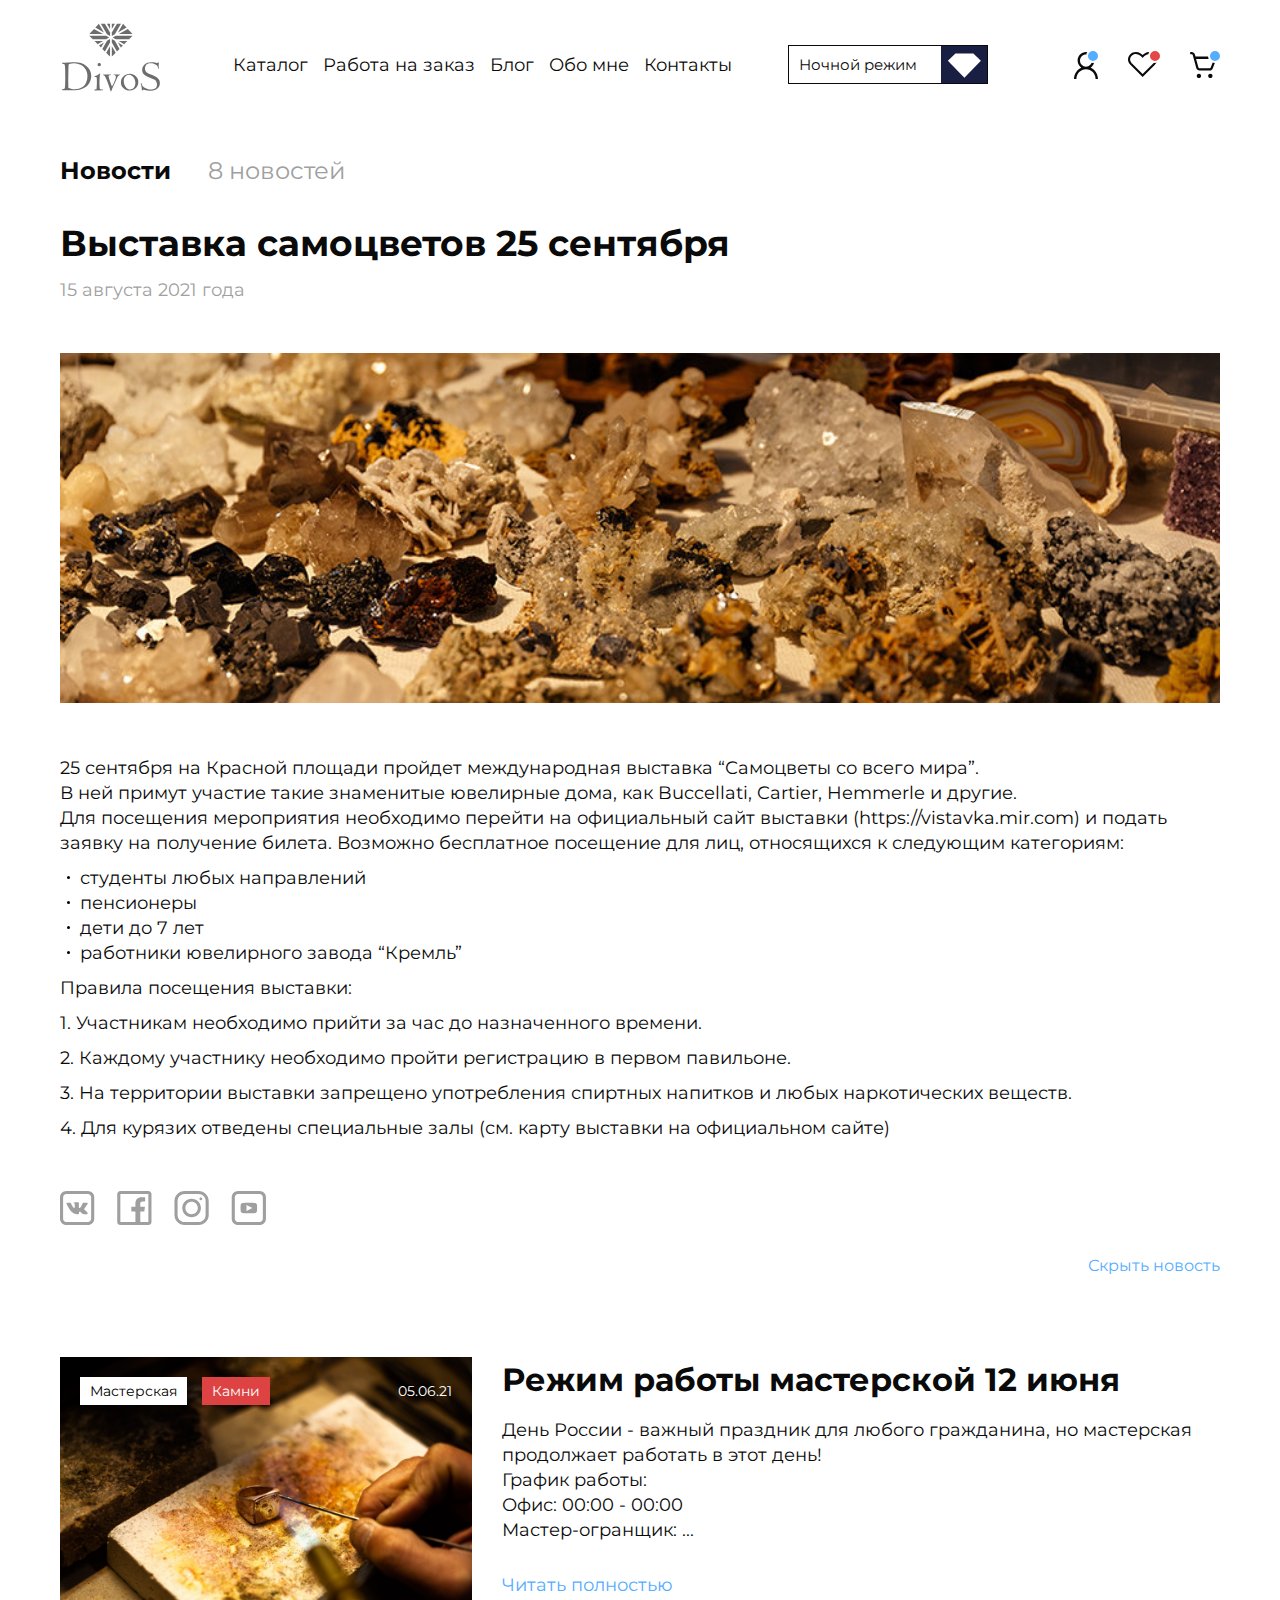
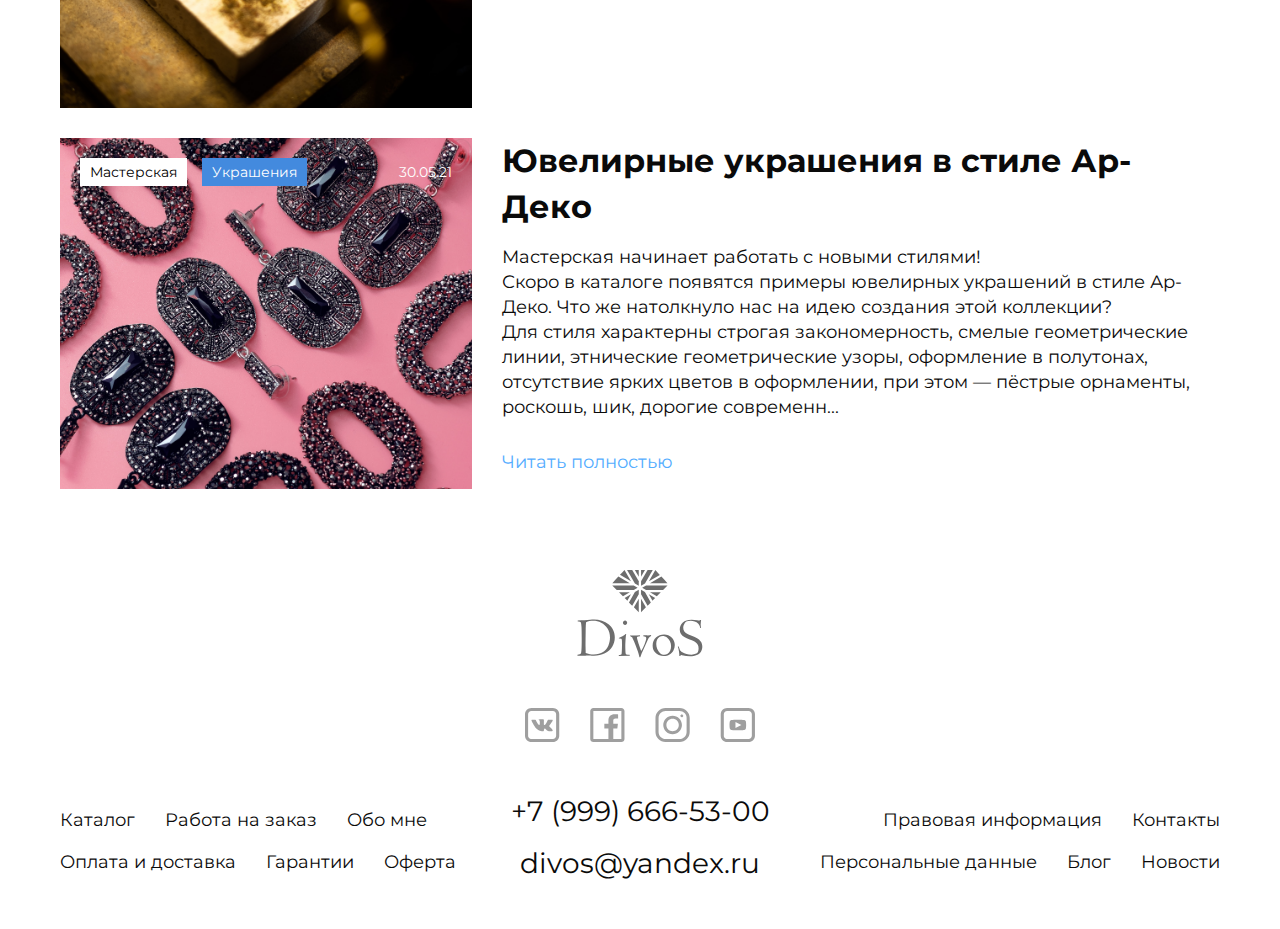
<file: single-news.html>
<!DOCTYPE html>
<html lang="en">
  <head>
    <meta charset="UTF-8" />
    <meta name="viewport" content="width=device-width, initial-scale=1.0" />
    <meta http-equiv="X-UA-Compatible" content="ie=edge" />
    <title>Divos</title>
    <meta name="author" content="Yuriy Zudikhin" />
    <link rel="stylesheet" href="css/style.css" />
    <link rel="stylesheet" href="css/slick.css" />
    <link rel="preconnect" href="https://fonts.gstatic.com">
    <link href="https://fonts.googleapis.com/css2?family=Montserrat:wght@400;600;700&family=Roboto:wght@300;500&display=swap" rel="stylesheet">
  </head>
  <body>

    <header class="header">
      <div class="container">
        <div class="header_content">

          <a class="header_content_logo" href="/">
            <img class="light" src="img/general/logo_light.svg" alt="">
            <img class="dark" src="img/general/logo_dark.svg" alt="">
          </a>

          <ul class="header_content_menu">
            <li><a href="#">Каталог</a></li>
            <li><a href="#">Работа на заказ</a></li>
            <li><a href="#">Блог</a></li>
            <li><a href="#">Обо мне</a></li>
            <li><a href="#">Контакты</a></li>
          </ul>

          <div class="header_content_switch">
            <p class="light">Ночной режим</p>
            <p class="dark">Дневной режим</p>
            <div id="switch_theme" class="header_content_switch_icon">
              <img class="light" src="img/general/switch_icon_light.svg" alt="">
              <img class="dark" src="img/general/switch_icon_dark.svg" alt="">
            </div>
          </div>

          <div class="header_content_list">

            <a class="header_content_list_account fill" href="#">
              <img class="light" src="img/general/account_light.svg" alt="">
              <img class="dark" src="img/general/account_dark.svg" alt="">
            </a>

            <a class="header_content_list_favorite fill" href="#">
              <img class="light" src="img/general/favorite_light.svg" alt="">
              <img class="dark" src="img/general/favorite_dark.svg" alt="">
            </a>

            <a class="header_content_list_cart fill" href="#">
              <img class="light" src="img/general/cart_light.svg" alt="">
              <img class="dark" src="img/general/cart_dark.svg" alt="">
            </a>

          </div>

          <div class="header_content_btn">
            <span></span>
            <span></span>
            <span></span>
          </div>

        </div>
      </div>
    </header>

    <div class="header_dropdown">
      
      <ul class="header_dropdown_menu">
        <li class="active"><a href="#">Главная</a></li>
        <li><a href="#">Каталог</a></li>
        <li><a href="#">Работа на заказ</a></li>
        <li><a href="#">Блог</a></li>
        <li><a href="#">Обо мне</a></li>
        <li><a href="#">Контакты</a></li>
      </ul>

      <div class="header_dropdown_switcher">
        <p class="light">Ночной режим</p>
        <p class="dark">Дневной режим</p>
        <div class="header_dropdown_switcher_icon">
          <img class="light" src="img/general/switch_icon_light.svg" alt="">
          <img class="dark" src="img/general/switch_icon_dark.svg" alt="">
        </div>
      </div>

      <div class="header_dropdown_social">

        <a href="#">
          <img class="light" src="img/general/vk_light.svg" alt="">
          <img class="dark" src="img/general/vk_dark.svg" alt="">
        </a>

        <a href="#">
          <img class="light" src="img/general/fb_light.svg" alt="">
          <img class="dark" src="img/general/fb_dark.svg" alt="">
        </a>

        <a href="#">
          <img class="light" src="img/general/insta_light.svg" alt="">
          <img class="dark" src="img/general/insta_dark.svg" alt="">
        </a>

        <a href="#">
          <img class="light" src="img/general/youtube_light.svg" alt="">
          <img class="dark" src="img/general/youtube_dark.svg" alt="">
        </a>

      </div>

      <div class="header_dropdown_connection">
        <a href="tel:+7 (999) 666-53-00">+7 (999) 666-53-00</a>
        <a href="mailto:divos@yandex.ru">divos@yandex.ru</a>
      </div>

    </div>

    <main class="main">

      <div class="search">
        <div class="container">
          <div class="search_content">
            <button class="search_content_back" onclick="history.back();">
              <img class="light" src="img/search/arrow_back_light.svg" alt="">
              <img class="dark" src="img/search/arrow_back_dark.svg" alt="" />
            </button>
            <form action="">
              <input dir="rtl" type="text" placeholder="Поиск">
              <button type="submit">
                <img class="light" src="img/search/search_icon_light.svg" alt="">
                <img class="dark" src="img/search/search_icon_dark.svg" alt="">
              </button>
            </form>
          </div>
        </div>
      </div>

      <section class="single_news">
        <div class="container">
          <div class="single_news_content">

            <div class="single_news_content_title">
              <h5>Новости</h5>
              <span>8 новостей</span>
            </div>

            <div class="single_news_content_main">

              <div class="single_news_content_main_title">
                <h3>Выставка самоцветов 25 сентября</h3>
                <span>15 августа 2021 года</span>
              </div>

              <div class="single_news_content_main_img">
                <img src="img/news/image_full.png" alt="">
              </div>

              <div class="single_news_content_main_content">
                <p>25 сентября на Красной площади пройдет международная выставка “Самоцветы со всего мира”. 
                  <br>
                  В ней примут участие такие знаменитые ювелирные дома, как Buccellati, Cartier, Hemmerle и другие.
                  <br>
                  Для посещения мероприятия необходимо перейти на официальный сайт выставки (https://vistavka.mir.com) и подать заявку на получение билета. Возможно бесплатное посещение для лиц, относящихся к следующим категориям:
                </p>
                <ul>
                  <li>студенты любых направлений</li>
                  <li>пенсионеры</li>
                  <li>дети до 7 лет</li>
                  <li>работники ювелирного завода “Кремль”</li>
                </ul>
                <p>Правила посещения выставки:</p>
                <p>1. Участникам необходимо прийти за час до назначенного времени.</p>
                <p>2. Каждому участнику необходимо пройти регистрацию в первом павильоне.</p>
                <p>3. На территории выставки запрещено употребления спиртных напитков и любых наркотических веществ.</p>
                <p>4. Для курязих отведены специальные залы (см. карту выставки на официальном сайте)</p>

              </div>

              <div class="single_news_content_main_social">
                <a href="#">
                  <img class="light" src="img/general/vk_light.svg" alt="">
                  <img class="dark" src="img/general/vk_dark.svg" alt="">
                </a>
                <a href="#">
                  <img class="light" src="img/general/fb_light.svg" alt="">
                  <img class="dark" src="img/general/fb_dark.svg" alt="">
                </a>
                <a href="#">
                  <img class="light" src="img/general/insta_light.svg" alt="">
                  <img class="dark" src="img/general/insta_dark.svg" alt="">
                </a>
                <a href="#">
                  <img class="light" src="img/general/youtube_light.svg" alt="">
                  <img class="dark" src="img/general/youtube_dark.svg" alt="">
                </a>
              </div>

              <a class="single_news_content_main_hide" href="#">Скрыть новость</a>

            </div>

            <div class="single_news_content_recommend">

              <div class="single_news_content_recommend_item">
                <div class="single_news_content_recommend_item_img">
                  <img src="img/news/2.jpg" alt="">
                  <div class="single_news_content_recommend_item_img_tags">
                    <a style="color: #000; background-color: #fff" href="#">Мастерская</a>
                    <a style="color: #FFFFFF; background-color: #DE4343" href="#">Камни</a>
                  </div>
                  <div class="single_news_content_recommend_item_img_date">
                    <span>05.06.21</span>
                  </div>
                </div>
                <div class="single_news_content_recommend_item_text">
                  <h3>Режим работы мастерской 12 июня</h3>
                  <div class="single_news_content_recommend_item_text_content">
                    <p>День России - важный праздник для любого гражданина, но мастерская продолжает работать в этот день!
                      <br>
                      График работы:
                      <br> 
                      Офис: 00:00 - 00:00
                      <br>
                      Мастер-огранщик: ...</p>
                  </div>
                  <a href="#">Читать полностью</a>
                </div>
              </div>

              <div class="single_news_content_recommend_item">
                <div class="single_news_content_recommend_item_img">
                  <img src="img/news/3.jpg" alt="">
                  <div class="single_news_content_recommend_item_img_tags">
                    <a style="color: #000; background-color: #fff" href="#">Мастерская</a>
                    <a style="color: #FFFFFF; background-color: #438ADE" href="#">Украшения</a>
                  </div>
                  <div class="single_news_content_recommend_item_img_date">
                    <span>30.05.21</span>
                  </div>
                </div>
                <div class="single_news_content_recommend_item_text">
                  <h3>Ювелирные украшения в стиле Ар-Деко</h3>
                  <div class="single_news_content_recommend_item_text_content">
                    <p>Мастерская начинает работать с новыми стилями! <br>
                      Скоро в каталоге появятся примеры ювелирных украшений в стиле Ар-Деко. Что же натолкнуло нас на идею создания этой коллекции? <br>
                      Для стиля характерны строгая закономерность, смелые геометрические линии, этнические геометрические узоры, оформление в полутонах, отсутствие ярких цветов в оформлении, при этом — пёстрые орнаменты, роскошь, шик, дорогие современн...</p>
                  </div>
                  <a href="#">Читать полностью</a>
                </div>
              </div>
              
            </div>

          </div>
        </div>
      </section>

    </main>

    <footer class="footer">
      <div class="container">
        <div class="footer_content">

          <ul class="footer_content_desk_left">
            <li>
              <a href="#">Каталог</a>
            </li>
            <li>
              <a href="#">Работа на заказ</a>
            </li>
            <li>
              <a href="#">Обо мне</a>
            </li>
            <li>
              <a href="#">Оплата и доставка</a>
            </li>
            <li>
              <a href="#">Гарантии</a>
            </li>
            <li>
              <a href="#">Оферта</a>
            </li>
          </ul>

          <a class="footer_content_logo" href="#">
            <img class="light" src="img/general/logo_light.svg" alt="">
            <img class="dark" src="img/general/logo_dark.svg" alt="">
          </a>

          <div class="footer_content_social">
            <a href="#">
              <img src="img/general/vk_light.svg" alt="">
            </a>
    
            <a href="#">
              <img src="img/general/fb_light.svg" alt="">
            </a>
    
            <a href="#">
              <img src="img/general/insta_light.svg" alt="">
            </a>
    
            <a href="#">
              <img src="img/general/youtube_light.svg" alt="">
            </a>
          </div>

          <div class="footer_content_connection">
            <a href="tel:+7 (999) 666-53-00">+7 (999) 666-53-00</a>
            <a href="mailto:divos@yandex.ru">divos@yandex.ru</a>
          </div>

          <ul class="footer_content_desk_right">
            <li>
              <a href="#">Правовая информация</a>
            </li>
            <li>
              <a href="#">Контакты</a>
            </li>
            <li>
              <a href="#">Персональные данные</a>
            </li>
            <li>
              <a href="#">Блог</a>
            </li>
            <li>
              <a href="#">Новости</a>
            </li>
          </ul>
          
        </div>
      </div>
    </footer>

    <div class="footer_under">
      <div class="container">
        <div class="footer_under_content">
          <span>2021 ©Все права защищены</span>
          <a href="#">Политика конфиденциальности</a>
        </div>
      </div>
    </div>

    <div class="back_modal"></div>

    <script src="js/jquery-3.6.0.min.js"></script>
    <script src="js/slick.min.js"></script>
    <script src="js/main.js"></script>
  </body>
</html>
</file>
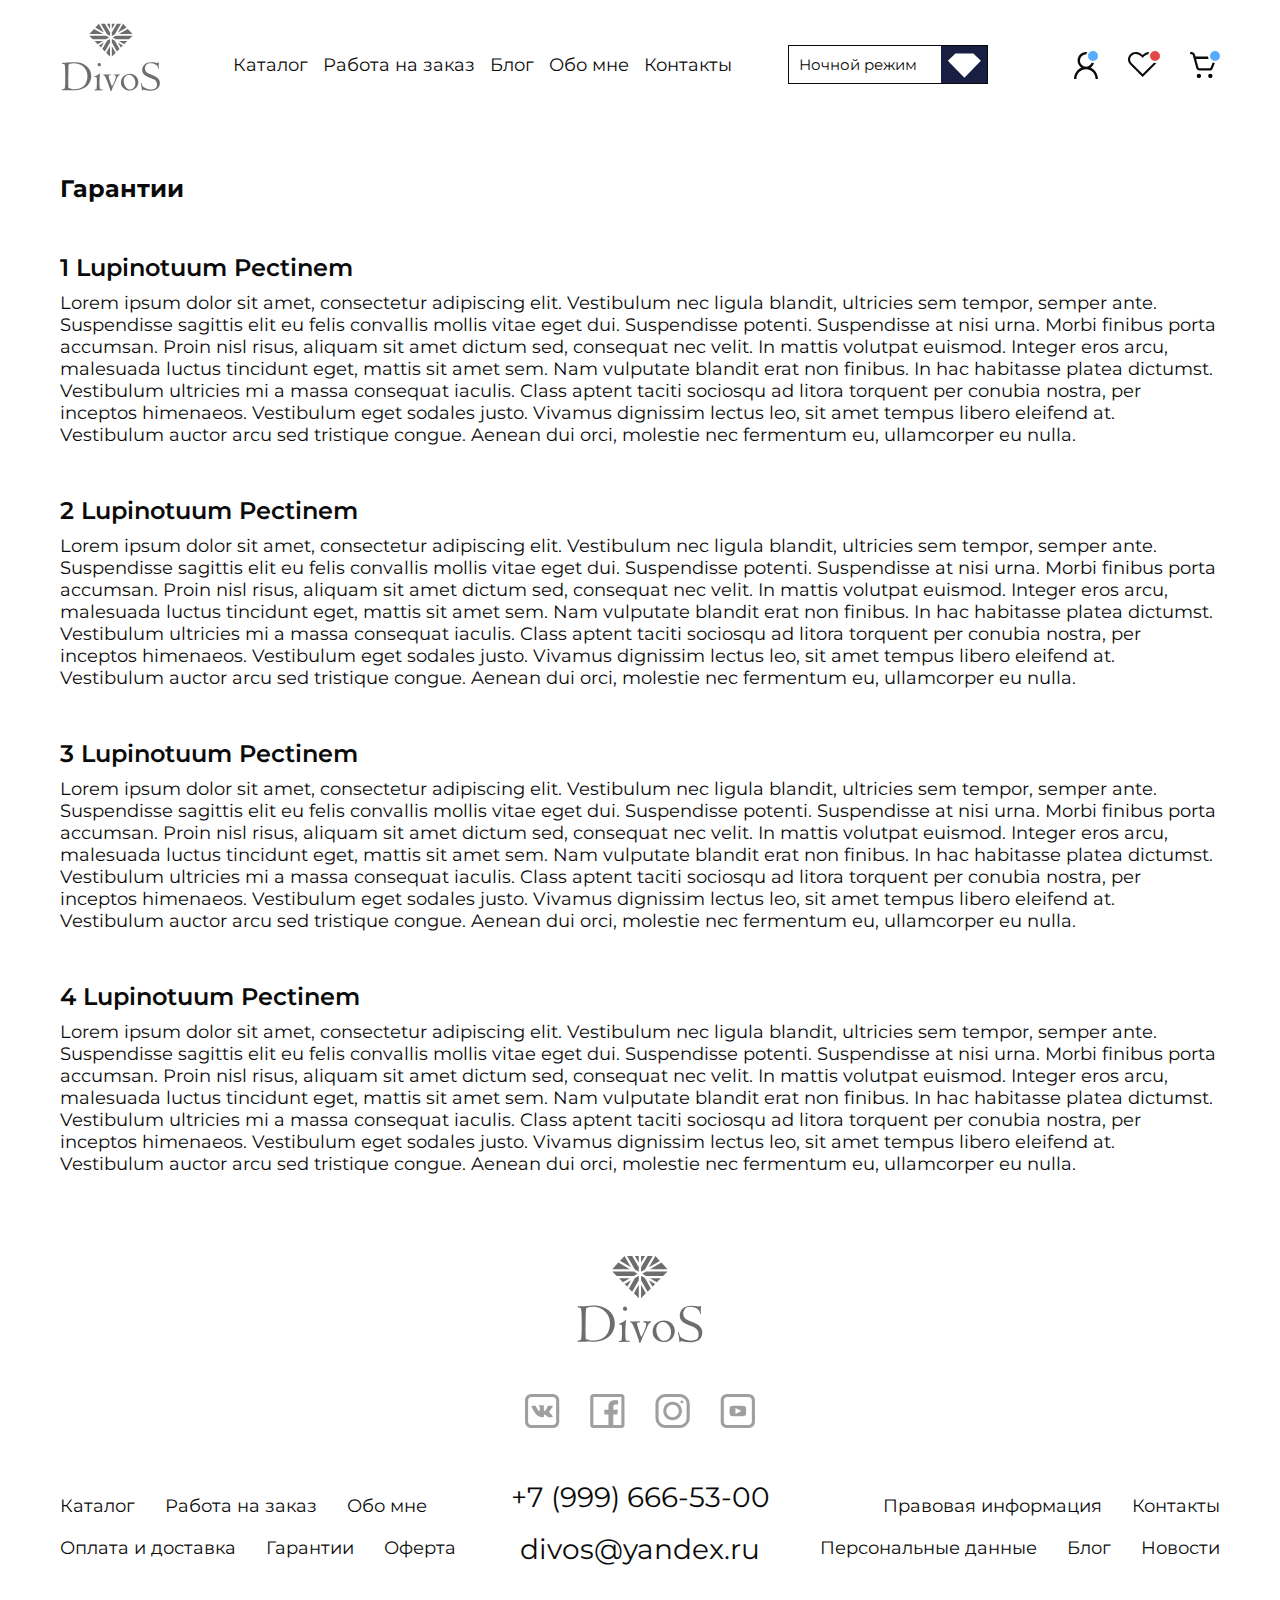
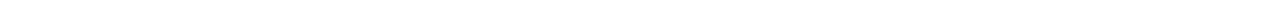
<file: warranty.html>
<!DOCTYPE html>
<html lang="en">
  <head>
    <meta charset="UTF-8" />
    <meta name="viewport" content="width=device-width, initial-scale=1.0" />
    <meta http-equiv="X-UA-Compatible" content="ie=edge" />
    <title>Divos</title>
    <meta name="author" content="Yuriy Zudikhin" />
    <link rel="stylesheet" href="css/style.css" />
    <link rel="stylesheet" href="css/slick.css" />
    <link rel="preconnect" href="https://fonts.gstatic.com">
    <link href="https://fonts.googleapis.com/css2?family=Montserrat:wght@400;600;700&family=Roboto:wght@300;500&display=swap" rel="stylesheet">
  </head>
  <body>

    <header class="header">
      <div class="container">
        <div class="header_content">

          <a class="header_content_logo" href="/">
            <img class="light" src="img/general/logo_light.svg" alt="">
            <img class="dark" src="img/general/logo_dark.svg" alt="">
          </a>

          <ul class="header_content_menu">
            <li><a href="#">Каталог</a></li>
            <li><a href="#">Работа на заказ</a></li>
            <li><a href="#">Блог</a></li>
            <li><a href="#">Обо мне</a></li>
            <li><a href="#">Контакты</a></li>
          </ul>

          <div class="header_content_switch">
            <p class="light">Ночной режим</p>
            <p class="dark">Дневной режим</p>
            <div id="switch_theme" class="header_content_switch_icon">
              <img class="light" src="img/general/switch_icon_light.svg" alt="">
              <img class="dark" src="img/general/switch_icon_dark.svg" alt="">
            </div>
          </div>

          <div class="header_content_list">

            <a class="header_content_list_account fill" href="#">
              <img class="light" src="img/general/account_light.svg" alt="">
              <img class="dark" src="img/general/account_dark.svg" alt="">
            </a>

            <a class="header_content_list_favorite fill" href="#">
              <img class="light" src="img/general/favorite_light.svg" alt="">
              <img class="dark" src="img/general/favorite_dark.svg" alt="">
            </a>

            <a class="header_content_list_cart fill" href="#">
              <img class="light" src="img/general/cart_light.svg" alt="">
              <img class="dark" src="img/general/cart_dark.svg" alt="">
            </a>

          </div>

          <div class="header_content_btn">
            <span></span>
            <span></span>
            <span></span>
          </div>

        </div>
      </div>
    </header>

    <div class="header_dropdown">
      
      <ul class="header_dropdown_menu">
        <li class="active"><a href="#">Главная</a></li>
        <li><a href="#">Каталог</a></li>
        <li><a href="#">Работа на заказ</a></li>
        <li><a href="#">Блог</a></li>
        <li><a href="#">Обо мне</a></li>
        <li><a href="#">Контакты</a></li>
      </ul>

      <div class="header_dropdown_switcher">
        <p class="light">Ночной режим</p>
        <p class="dark">Дневной режим</p>
        <div class="header_dropdown_switcher_icon">
          <img class="light" src="img/general/switch_icon_light.svg" alt="">
          <img class="dark" src="img/general/switch_icon_dark.svg" alt="">
        </div>
      </div>

      <div class="header_dropdown_social">

        <a href="#">
          <img class="light" src="img/general/vk_light.svg" alt="">
          <img class="dark" src="img/general/vk_dark.svg" alt="">
        </a>

        <a href="#">
          <img class="light" src="img/general/fb_light.svg" alt="">
          <img class="dark" src="img/general/fb_dark.svg" alt="">
        </a>

        <a href="#">
          <img class="light" src="img/general/insta_light.svg" alt="">
          <img class="dark" src="img/general/insta_dark.svg" alt="">
        </a>

        <a href="#">
          <img class="light" src="img/general/youtube_light.svg" alt="">
          <img class="dark" src="img/general/youtube_dark.svg" alt="">
        </a>

      </div>

      <div class="header_dropdown_connection">
        <a href="tel:+7 (999) 666-53-00">+7 (999) 666-53-00</a>
        <a href="mailto:divos@yandex.ru">divos@yandex.ru</a>
      </div>

    </div>

    <main class="main">

      <div class="search">
        <div class="container">
          <div class="search_content">
            <button class="search_content_back" onclick="history.back();">
              <img class="light" src="img/search/arrow_back_light.svg" alt="">
              <img class="dark" src="img/search/arrow_back_dark.svg" alt="" />
            </button>
            <form action="">
              <input dir="rtl" type="text" placeholder="Поиск">
              <button type="submit">
                <img class="light" src="img/search/search_icon_light.svg" alt="">
                <img class="dark" src="img/search/search_icon_dark.svg" alt="">
              </button>
            </form>
          </div>
        </div>
      </div>

      <section class="warranty">
        <div class="container">
          <div class="warranty_content">
            <h2>Гарантии</h2>

            <h4>1 Lupinotuum Pectinem</h4>
            <p>Lorem ipsum dolor sit amet, consectetur adipiscing elit. Vestibulum nec ligula blandit, ultricies sem tempor, semper ante. Suspendisse sagittis elit eu felis convallis mollis vitae eget dui. Suspendisse potenti. Suspendisse at nisi urna. Morbi finibus porta accumsan. Proin nisl risus, aliquam sit amet dictum sed, consequat nec velit. In mattis volutpat euismod. Integer eros arcu, malesuada luctus tincidunt eget, mattis sit amet sem. Nam vulputate blandit erat non finibus. In hac habitasse platea dictumst. Vestibulum ultricies mi a massa consequat iaculis. Class aptent taciti sociosqu ad litora torquent per conubia nostra, per inceptos himenaeos. Vestibulum eget sodales justo. Vivamus dignissim lectus leo, sit amet tempus libero eleifend at. Vestibulum auctor arcu sed tristique congue. Aenean dui orci, molestie nec fermentum eu, ullamcorper eu nulla.</p>

            <h4>2 Lupinotuum Pectinem</h4>
            <p>Lorem ipsum dolor sit amet, consectetur adipiscing elit. Vestibulum nec ligula blandit, ultricies sem tempor, semper ante. Suspendisse sagittis elit eu felis convallis mollis vitae eget dui. Suspendisse potenti. Suspendisse at nisi urna. Morbi finibus porta accumsan. Proin nisl risus, aliquam sit amet dictum sed, consequat nec velit. In mattis volutpat euismod. Integer eros arcu, malesuada luctus tincidunt eget, mattis sit amet sem. Nam vulputate blandit erat non finibus. In hac habitasse platea dictumst. Vestibulum ultricies mi a massa consequat iaculis. Class aptent taciti sociosqu ad litora torquent per conubia nostra, per inceptos himenaeos. Vestibulum eget sodales justo. Vivamus dignissim lectus leo, sit amet tempus libero eleifend at. Vestibulum auctor arcu sed tristique congue. Aenean dui orci, molestie nec fermentum eu, ullamcorper eu nulla.</p>

            <h4>3 Lupinotuum Pectinem</h4>
            <p>Lorem ipsum dolor sit amet, consectetur adipiscing elit. Vestibulum nec ligula blandit, ultricies sem tempor, semper ante. Suspendisse sagittis elit eu felis convallis mollis vitae eget dui. Suspendisse potenti. Suspendisse at nisi urna. Morbi finibus porta accumsan. Proin nisl risus, aliquam sit amet dictum sed, consequat nec velit. In mattis volutpat euismod. Integer eros arcu, malesuada luctus tincidunt eget, mattis sit amet sem. Nam vulputate blandit erat non finibus. In hac habitasse platea dictumst. Vestibulum ultricies mi a massa consequat iaculis. Class aptent taciti sociosqu ad litora torquent per conubia nostra, per inceptos himenaeos. Vestibulum eget sodales justo. Vivamus dignissim lectus leo, sit amet tempus libero eleifend at. Vestibulum auctor arcu sed tristique congue. Aenean dui orci, molestie nec fermentum eu, ullamcorper eu nulla.</p>
          
            <h4>4 Lupinotuum Pectinem</h4>
            <p>Lorem ipsum dolor sit amet, consectetur adipiscing elit. Vestibulum nec ligula blandit, ultricies sem tempor, semper ante. Suspendisse sagittis elit eu felis convallis mollis vitae eget dui. Suspendisse potenti. Suspendisse at nisi urna. Morbi finibus porta accumsan. Proin nisl risus, aliquam sit amet dictum sed, consequat nec velit. In mattis volutpat euismod. Integer eros arcu, malesuada luctus tincidunt eget, mattis sit amet sem. Nam vulputate blandit erat non finibus. In hac habitasse platea dictumst. Vestibulum ultricies mi a massa consequat iaculis. Class aptent taciti sociosqu ad litora torquent per conubia nostra, per inceptos himenaeos. Vestibulum eget sodales justo. Vivamus dignissim lectus leo, sit amet tempus libero eleifend at. Vestibulum auctor arcu sed tristique congue. Aenean dui orci, molestie nec fermentum eu, ullamcorper eu nulla.</p>

          </div>
        </div>
      </section>

    </main>

    <footer class="footer">
      <div class="container">
        <div class="footer_content">

          <ul class="footer_content_desk_left">
            <li>
              <a href="#">Каталог</a>
            </li>
            <li>
              <a href="#">Работа на заказ</a>
            </li>
            <li>
              <a href="#">Обо мне</a>
            </li>
            <li>
              <a href="#">Оплата и доставка</a>
            </li>
            <li>
              <a href="#">Гарантии</a>
            </li>
            <li>
              <a href="#">Оферта</a>
            </li>
          </ul>

          <a class="footer_content_logo" href="#">
            <img class="light" src="img/general/logo_light.svg" alt="">
            <img class="dark" src="img/general/logo_dark.svg" alt="">
          </a>

          <div class="footer_content_social">
            <a href="#">
              <img src="img/general/vk_light.svg" alt="">
            </a>
    
            <a href="#">
              <img src="img/general/fb_light.svg" alt="">
            </a>
    
            <a href="#">
              <img src="img/general/insta_light.svg" alt="">
            </a>
    
            <a href="#">
              <img src="img/general/youtube_light.svg" alt="">
            </a>
          </div>

          <div class="footer_content_connection">
            <a href="tel:+7 (999) 666-53-00">+7 (999) 666-53-00</a>
            <a href="mailto:divos@yandex.ru">divos@yandex.ru</a>
          </div>

          <ul class="footer_content_desk_right">
            <li>
              <a href="#">Правовая информация</a>
            </li>
            <li>
              <a href="#">Контакты</a>
            </li>
            <li>
              <a href="#">Персональные данные</a>
            </li>
            <li>
              <a href="#">Блог</a>
            </li>
            <li>
              <a href="#">Новости</a>
            </li>
          </ul>
          
        </div>
      </div>
    </footer>

    <div class="footer_under">
      <div class="container">
        <div class="footer_under_content">
          <span>2021 ©Все права защищены</span>
          <a href="#">Политика конфиденциальности</a>
        </div>
      </div>
    </div>

    <div class="back_modal"></div>

    <script src="js/jquery-3.6.0.min.js"></script>
    <script src="js/slick.min.js"></script>
    <script src="js/main.js"></script>
  </body>
</html>
</file>
<file: css/style.css>
html, body, div, span, applet, object, iframe,
h1, h2, h3, h4, h5, h6, p, blockquote, pre,
a, abbr, acronym, address, big, cite, code,
del, dfn, em, img, ins, kbd, q, s, samp,
small, strike, strong, sub, sup, tt, var,
b, u, i, center,
dl, dt, dd, ol, ul, li,
fieldset, form, label, legend,
table, caption, tbody, tfoot, thead, tr, th, td,
article, aside, canvas, details, embed,
figure, figcaption, footer, header, hgroup,
menu, nav, output, ruby, section, summary,
time, mark, audio, video {
  margin: 0;
  padding: 0;
  border: 0;
  font-size: 100%;
  font: inherit;
  vertical-align: baseline;
}

/* HTML5 display-role reset for older browsers */
article, aside, details, figcaption, figure,
footer, header, hgroup, menu, nav, section {
  display: block;
}

body {
  line-height: 1;
  overflow-x: hidden;
  background-color: #FAFAFA;
}

ul {
  list-style: none;
}

blockquote, q {
  quotes: none;
}

blockquote:before, blockquote:after,
q:before, q:after {
  content: '';
  content: none;
}

table {
  border-collapse: collapse;
  border-spacing: 0;
}

button {
  border: none;
  cursor: pointer;
}

input[type=number]::-webkit-inner-spin-button {
  -webkit-appearance: none;
}

input[type=number] {
  border: none;
  -moz-appearance: textfield;
}

input[type=number]:focus {
  outline: none;
}

input[type=tel] {
  border: none;
  background-image: none;
  background-color: transparent;
  -webkit-box-shadow: none;
  box-shadow: none;
}

input[type=text] {
  border: none;
  background-image: none;
  background-color: transparent;
  -webkit-box-shadow: none;
  box-shadow: none;
}

input[type=tel]:focus {
  outline: none;
}

input[type=text]:focus {
  outline: none;
}

textarea:focus {
  outline: none;
}

textarea {
  border: none;
  overflow: auto;
  outline: none;
  -webkit-box-shadow: none;
          box-shadow: none;
  resize: none;
}

select {
  outline: none;
}

button {
  background-color: transparent;
  border: none;
  outline: none;
  padding: 0px;
}

button:focus {
  border: none;
  outline: none;
}

a {
  text-decoration: none;
}

div {
  -webkit-tap-highlight-color: transparent;
}

div:focus {
  border: none;
  outline: none;
}

:root {
  --primary-color: #FFFFFF;
  --secondary-color: #0A0A0A;
}

.dark_theme {
  --primary-color: #0A0A0A;
  --secondary-color: #FFFFFF;
}

body.dark_theme {
  background: url(../img/general/back.png);
  background-size: cover;
  background-position: 50%;
}

.light {
  display: block;
}

.dark {
  display: none;
}

body {
  background-color: #fff;
}

body.dark_theme .light {
  display: none;
}

body.dark_theme .dark {
  display: block;
}

.main {
  margin-top: 76px;
}

@media (min-width: 768px) {
  .main {
    margin-top: 150px;
  }
}

@media (min-width: 1200px) {
  .main {
    margin-top: 0px;
  }
}

.container {
  width: 100%;
  -webkit-box-sizing: border-box;
          box-sizing: border-box;
  padding: 0px 15px;
  position: relative;
}

@media (min-width: 768px) {
  .container {
    padding: 0px 30px;
  }
}

@media (min-width: 1200px) {
  .container {
    padding: 0px 60px;
  }
}

@media (min-width: 1920px) {
  .container {
    padding: 0px 0px;
    max-width: 1736px;
    margin: 0 auto;
  }
}

.breadcrumbs {
  display: none;
}

@media (min-width: 1200px) {
  .breadcrumbs {
    display: -webkit-box;
    display: -ms-flexbox;
    display: flex;
  }
  .breadcrumbs a {
    font-family: 'Montserrat', sans-serif;
    font-weight: 400;
    font-size: 18px;
    line-height: 22px;
    color: #6B6B6B;
    margin-right: 5px;
  }
  .breadcrumbs span {
    font-family: 'Montserrat', sans-serif;
    font-weight: 400;
    font-size: 18px;
    line-height: 22px;
    color: #6B6B6B;
    margin-right: 5px;
  }
}

body.dark_theme .breadcrumbs a {
  color: #FFFFFF;
}

body.dark_theme .breadcrumbs span {
  color: #FFFFFF;
}

.header {
  position: fixed;
  -webkit-box-sizing: border-box;
          box-sizing: border-box;
  padding: 15px 0px 10px 0px;
  top: 0;
  left: 0;
  width: 100%;
  z-index: 3;
  background-color: white;
  touch-action: none;
  -ms-touch-action: none;
}

@media (min-width: 768px) {
  .header {
    padding: 30px 0px 20px 0px;
    height: 122px;
  }
}

@media (min-width: 1200px) {
  .header {
    position: relative;
    height: auto;
    padding: 30px 0px 25px 0px;
  }
}

.header_content {
  display: -webkit-box;
  display: -ms-flexbox;
  display: flex;
  -webkit-box-align: start;
      -ms-flex-align: start;
          align-items: flex-start;
  -webkit-box-pack: justify;
      -ms-flex-pack: justify;
          justify-content: space-between;
  position: relative;
}

.header_content_logo {
  -webkit-box-ordinal-group: 3;
      -ms-flex-order: 2;
          order: 2;
  position: absolute;
  left: 50%;
  -webkit-transform: translateX(-50%);
          transform: translateX(-50%);
}

.header_content_logo img {
  width: 45px;
}

@media (min-width: 768px) {
  .header_content_logo img {
    width: 102px;
  }
}

.header_content_menu {
  display: none;
}

.header_content_btn {
  position: relative;
  width: 30px;
  height: 20px;
  -webkit-box-ordinal-group: 2;
      -ms-flex-order: 1;
          order: 1;
  margin-right: auto;
  margin-top: 6px;
}

@media (min-width: 768px) {
  .header_content_btn {
    margin-top: 24px;
  }
}

.header_content_btn span {
  position: absolute;
  left: 0px;
  height: 2px;
  width: 100%;
  background-color: var(--secondary-color);
}

.header_content_btn span:first-child {
  top: 0px;
}

.header_content_btn span:nth-child(2) {
  top: 8px;
}

.header_content_btn span:nth-child(3) {
  top: 16px;
}

.header_content_switch {
  display: none;
}

.header_content_list {
  -webkit-box-ordinal-group: 4;
      -ms-flex-order: 3;
          order: 3;
  display: -webkit-box;
  display: -ms-flexbox;
  display: flex;
  margin-left: auto;
  margin-top: 5px;
}

@media (min-width: 768px) {
  .header_content_list {
    margin-top: 23px;
  }
}

.header_content_list a {
  position: relative;
  margin-left: 15px;
}

.header_content_list a.fill:before {
  content: "";
  position: absolute;
  right: -2px;
  top: -2px;
  width: 9px;
  height: 9px;
  border-radius: 50%;
  -webkit-box-sizing: border-box;
          box-sizing: border-box;
  border: 2px solid white;
}

.header_content_list_account.fill:before {
  background-color: #54ADFF;
}

.header_content_list_account img {
  width: 16px;
}

.header_content_list_favorite.fill:before {
  background-color: #E34747;
}

.header_content_list_favorite img {
  width: 23px;
}

.header_content_list_cart.fill:before {
  background-color: #54ADFF;
}

.header_content_list_cart img {
  width: 20px;
}

.header_content_switch_new {
  display: none;
}

@media (min-width: 768px) {
  .header_content_btn {
    width: 38px;
  }
  .header_content_btn span {
    height: 3px;
  }
  .header_content_list a {
    margin-left: 30px;
  }
  .header_content_list a.fill:before {
    width: 11px;
    height: 11px;
  }
  .header_content_list_account img {
    width: 19px;
  }
  .header_content_list_favorite img {
    width: 25px;
  }
  .header_content_list_cart img {
    width: 25px;
  }
}

@media (min-width: 1200px) {
  .header_content {
    -webkit-box-align: center;
        -ms-flex-align: center;
            align-items: center;
  }
  .header_content_logo {
    -webkit-box-ordinal-group: 2;
        -ms-flex-order: 1;
            order: 1;
    position: relative;
    left: 0px;
    -webkit-transform: translateX(0%);
            transform: translateX(0%);
    -webkit-transform: translateY(-7px);
            transform: translateY(-7px);
  }
  .header_content_btn {
    display: none;
  }
  .header_content_menu {
    display: -webkit-box;
    display: -ms-flexbox;
    display: flex;
    -webkit-box-ordinal-group: 3;
        -ms-flex-order: 2;
            order: 2;
  }
  .header_content_menu li {
    margin-left: 15px;
  }
  .header_content_menu li a {
    font-family: 'Montserrat', sans-serif;
    font-weight: 400;
    font-size: 18px;
    line-height: 22px;
    color: var(--secondary-color);
  }
  .header_content_switch {
    display: -webkit-box;
    display: -ms-flexbox;
    display: flex;
    -webkit-box-ordinal-group: 4;
        -ms-flex-order: 3;
            order: 3;
    -webkit-box-pack: justify;
        -ms-flex-pack: justify;
            justify-content: space-between;
    -webkit-box-align: center;
        -ms-flex-align: center;
            align-items: center;
    width: 200px;
    border: 1px solid #0A0A0A;
    -webkit-box-sizing: border-box;
            box-sizing: border-box;
    cursor: pointer;
  }
  .header_content_switch p {
    font-family: 'Montserrat', sans-serif;
    font-weight: 400;
    font-size: 15px;
    line-height: 15px;
    color: var(--secondary-color);
    padding-left: 10px;
    -webkit-user-select: none;
       -moz-user-select: none;
        -ms-user-select: none;
            user-select: none;
  }
  .header_content_switch_icon img {
    width: 46px;
  }
  .header_content_list {
    -webkit-box-ordinal-group: 5;
        -ms-flex-order: 4;
            order: 4;
    margin-left: 0px;
    margin-top: 0px;
  }
  .header_content_list a.fill:before {
    right: -2px;
    top: -2px;
    width: 14px;
    height: 14px;
  }
  .header_content_list_account img {
    width: 24px;
  }
  .header_content_list_favorite img {
    width: 32px;
  }
  .header_content_list_cart img {
    width: 30px;
  }
  .header_content_switch_new {
    display: -webkit-box;
    display: -ms-flexbox;
    display: flex;
    -webkit-box-align: center;
        -ms-flex-align: center;
            align-items: center;
    position: absolute;
    right: 0px;
    bottom: -38px;
    cursor: pointer;
  }
  .header_content_switch_new p {
    font-family: 'Montserrat', sans-serif;
    font-weight: 400;
    font-size: 18px;
    line-height: 22px;
    color: var(--secondary-color);
    -webkit-user-select: none;
       -moz-user-select: none;
        -ms-user-select: none;
            user-select: none;
  }
  .header_content_switch_new img {
    margin-left: 16px;
    -webkit-transform: translateY(1px);
            transform: translateY(1px);
  }
}

@media (min-width: 1366px) {
  .header_content_menu li {
    margin-left: 30px;
  }
  .header_content_list a {
    margin-left: 30px;
  }
  .header_content_list a:first-child {
    margin-left: 0px;
  }
}

@media (min-width: 1600px) {
  .header_content_logo img {
    width: 117px;
  }
  .header_content_menu li {
    margin-left: 60px;
  }
}

@media (min-width: 1920px) {
  .header_content_menu li a {
    font-size: 24px;
    line-height: 29px;
  }
  .header_content_switch {
    width: 248px;
  }
  .header_content_switch p {
    font-size: 18px;
    line-height: 18px;
  }
  .header_content_switch_icon img {
    width: auto;
  }
  .header_content_list a {
    margin-left: 60px;
  }
}

.header_dropdown {
  position: fixed;
  top: 51px;
  left: 0;
  width: 280px;
  background: white;
  -webkit-box-shadow: 15px 15px 30px rgba(0, 0, 0, 0.05);
          box-shadow: 15px 15px 30px rgba(0, 0, 0, 0.05);
  border-radius: 0px 0px 8px 0px;
  padding-top: 14px;
  padding-bottom: 30px;
  -webkit-box-sizing: border-box;
          box-sizing: border-box;
  -webkit-transform: translateX(-500px);
          transform: translateX(-500px);
  -webkit-transition: 0.25s ease-in-out;
  transition: 0.25s ease-in-out;
  touch-action: none;
  -ms-touch-action: none;
  z-index: 3;
}

@media (min-width: 768px) {
  .header_dropdown {
    top: 122px;
    width: 374px;
  }
}

.header_dropdown.active {
  -webkit-transform: translateX(0px);
          transform: translateX(0px);
  -webkit-transition: 0.25s ease-in-out;
  transition: 0.25s ease-in-out;
}

.header_dropdown_menu li {
  height: 30px;
  display: -webkit-box;
  display: -ms-flexbox;
  display: flex;
  -webkit-box-orient: vertical;
  -webkit-box-direction: normal;
      -ms-flex-direction: column;
          flex-direction: column;
  -webkit-box-align: start;
      -ms-flex-align: start;
          align-items: flex-start;
  -webkit-box-pack: center;
      -ms-flex-pack: center;
          justify-content: center;
  margin-top: 10px;
}

@media (min-width: 768px) {
  .header_dropdown_menu li {
    margin-top: 14px;
  }
}

.header_dropdown_menu li.active {
  background: rgba(84, 173, 255, 0.15);
}

.header_dropdown_menu li a {
  font-family: 'Roboto', sans-serif;
  font-weight: 500;
  font-size: 14px;
  line-height: 17px;
  color: var(--secondary-color);
  padding-left: 30px;
}

@media (min-width: 768px) {
  .header_dropdown_menu li a {
    font-size: 16px;
    line-height: 19px;
  }
}

.header_dropdown_switcher {
  display: -webkit-box;
  display: -ms-flexbox;
  display: flex;
  -webkit-box-pack: justify;
      -ms-flex-pack: justify;
          justify-content: space-between;
  -webkit-box-align: center;
      -ms-flex-align: center;
          align-items: center;
  width: 200px;
  margin-left: 15px;
  border: 1px solid var(--secondary-color);
  -webkit-box-sizing: border-box;
          box-sizing: border-box;
  margin-top: 20px;
}

.header_dropdown_switcher_icon img {
  width: 42px;
}

.header_dropdown_switcher p {
  font-family: 'Montserrat', sans-serif;
  font-weight: 400;
  font-size: 14px;
  line-height: 14px;
  color: var(--secondary-color);
  padding-left: 15px;
}

@media (min-width: 768px) {
  .header_dropdown_switcher {
    margin-left: 30px;
  }
}

.header_dropdown_social {
  display: -webkit-box;
  display: -ms-flexbox;
  display: flex;
  margin-left: 15px;
  margin-top: 35px;
}

@media (min-width: 768px) {
  .header_dropdown_social {
    margin-left: 30px;
  }
}

.header_dropdown_social a {
  margin-left: 30px;
}

.header_dropdown_social a:first-child {
  margin-left: 0px;
}

.header_dropdown_connection {
  display: -webkit-box;
  display: -ms-flexbox;
  display: flex;
  -webkit-box-orient: vertical;
  -webkit-box-direction: normal;
      -ms-flex-direction: column;
          flex-direction: column;
  margin-left: 15px;
  margin-top: 20px;
}

@media (min-width: 768px) {
  .header_dropdown_connection {
    margin-top: 30px;
    margin-left: 30px;
  }
}

.header_dropdown_connection a {
  font-family: 'Montserrat', sans-serif;
  font-weight: 400;
  font-size: 18px;
  line-height: 22px;
  color: var(--secondary-color);
  margin-top: 10px;
}

body.dark_theme .header_dropdown {
  background: #1D2148;
}

body.dark_theme .header {
  background-color: #1D2148;
}

@media (min-width: 1200px) {
  body.dark_theme .header {
    background-color: transparent;
  }
}

body.dark_theme .header_content_switch {
  border: 1px solid rgba(255, 255, 255, 0.4);
}

body.dark_theme .header_content_list a.fill:before {
  border: 2px solid #1D2148;
}

.search_content {
  display: -webkit-box;
  display: -ms-flexbox;
  display: flex;
  -webkit-box-pack: justify;
      -ms-flex-pack: justify;
          justify-content: space-between;
  -webkit-box-align: center;
      -ms-flex-align: center;
          align-items: center;
}

.search_content_back {
  width: 53px;
  -webkit-transform: translateY(3px);
          transform: translateY(3px);
}

.search_content form {
  width: 100%;
  max-width: 285px;
  display: -webkit-box;
  display: -ms-flexbox;
  display: flex;
  position: relative;
}

.search_content form:after {
  content: "";
  position: absolute;
  bottom: -5px;
  right: 0px;
  width: 100%;
  height: 2px;
  background-color: #D9EDFF;
}

.search_content form input {
  width: 100%;
  padding-right: 15px;
  font-family: 'Montserrat', sans-serif;
  font-weight: 400;
  font-size: 14px;
  line-height: 17px;
  color: var(--secondary-color);
}

.search_content form button {
  min-width: 25px;
}

@media (min-width: 1200px) {
  .search {
    display: none;
  }
}

.welcome_content_mob {
  display: -webkit-box;
  display: -ms-flexbox;
  display: flex;
  -webkit-box-orient: vertical;
  -webkit-box-direction: normal;
      -ms-flex-direction: column;
          flex-direction: column;
  -webkit-box-align: center;
      -ms-flex-align: center;
          align-items: center;
}

.welcome_content_mob h2 {
  font-family: 'Montserrat', sans-serif;
  font-weight: 700;
  font-size: 18px;
  line-height: 22px;
  text-align: center;
  color: var(--secondary-color);
}

.welcome_content_mob_img {
  width: 210px;
  margin-top: 15px;
}

.welcome_content_mob_img img {
  width: 100%;
}

.welcome_content_mob p {
  font-family: 'Montserrat', sans-serif;
  font-weight: 400;
  font-size: 14px;
  line-height: 17px;
  text-align: center;
  color: var(--secondary-color);
  margin-top: 20px;
}

.welcome_content_mob a {
  width: 150px;
  height: 47px;
  font-family: 'Montserrat', sans-serif;
  font-weight: 400;
  font-size: 14px;
  line-height: 47px;
  color: #FFFFFF;
  text-align: center;
  background-color: #54ADFF;
  margin-top: 15px;
}

.welcome_content_desk {
  display: none;
}

@media (min-width: 768px) {
  .welcome_content {
    position: relative;
    background: #FAFAFA;
    -webkit-box-sizing: border-box;
            box-sizing: border-box;
    padding: 40px 0px 40px 20px;
  }
  .welcome_content_mob {
    display: none;
  }
  .welcome_content_desk {
    display: -webkit-box;
    display: -ms-flexbox;
    display: flex;
  }
  .welcome_content_desk_text {
    width: 60%;
  }
  .welcome_content_desk_text h2 {
    font-family: 'Montserrat', sans-serif;
    font-weight: 600;
    font-size: 24px;
    line-height: 29px;
    color: var(--secondary-color);
  }
  .welcome_content_desk_text p {
    font-family: 'Montserrat', sans-serif;
    font-weight: 400;
    font-size: 16px;
    line-height: 19px;
    color: var(--secondary-color);
    margin-top: 10px;
  }
  .welcome_content_desk_text a {
    width: 160px;
    height: 57px;
    display: block;
    background: #54ADFF;
    font-family: 'Montserrat', sans-serif;
    font-weight: 400;
    font-size: 14px;
    line-height: 57px;
    color: #FFFFFF;
    text-align: center;
    margin-top: 30px;
  }
  .welcome_content_desk_img {
    display: block;
    width: 40%;
    position: absolute;
    right: 20px;
    bottom: 25%;
    -webkit-transform: rotate(20deg);
            transform: rotate(20deg);
  }
  .welcome_content_desk_img img {
    width: 100%;
  }
}

@media (min-width: 1024px) {
  .welcome_content_desk_img {
    width: 35%;
    bottom: 15%;
  }
}

@media (min-width: 1200px) {
  .welcome_content {
    padding: 90px 0px 90px 70px;
  }
  .welcome_content_desk_text {
    width: 55%;
  }
  .welcome_content_desk_text h2 {
    font-size: 34px;
    line-height: 42px;
  }
  .welcome_content_desk_text p {
    font-size: 18px;
    line-height: 22px;
    margin-top: 30px;
  }
  .welcome_content_desk_text a {
    margin-top: 60px;
    width: 240px;
    height: 62px;
    font-size: 18px;
    line-height: 62px;
  }
  .welcome_content_desk_img {
    width: 45%;
    bottom: 25%;
    right: 30px;
  }
}

@media (min-width: 1440px) {
  .welcome_content_desk_img {
    width: 40%;
    right: 40px;
  }
}

@media (min-width: 1500px) {
  .welcome_content {
    padding: 120px 0px 120px 90px;
  }
  .welcome_content_desk_img {
    bottom: 20%;
  }
}

@media (min-width: 1920px) {
  .welcome_content {
    padding: 182px 0px 182px 147px;
  }
  .welcome_content_desk_text {
    width: 720px;
  }
  .welcome_content_desk_text h2 {
    font-size: 48px;
    line-height: 58px;
  }
  .welcome_content_desk_img {
    width: 800px;
    bottom: 140px;
    right: 60px;
  }
}

body.dark_theme .welcome_content {
  background-color: transparent;
}

.home_slider {
  margin-top: 30px;
}

.home_slider_content_item {
  position: relative;
}

.home_slider_content_item_img {
  width: 100%;
  height: 200px;
  -o-object-fit: cover;
     object-fit: cover;
}

.home_slider_content_item_text h5 {
  position: absolute;
  left: 12px;
  top: 12px;
  font-family: 'Montserrat', sans-serif;
  font-weight: 600;
  font-size: 18px;
  line-height: 25px;
  color: #FFFFFF;
  width: 180px;
}

.home_slider_content_item_text span {
  position: absolute;
  bottom: 34px;
  left: 12px;
  font-family: 'Montserrat', sans-serif;
  font-weight: 400;
  font-size: 16px;
  line-height: 19px;
  color: #FFFFFF;
  display: -webkit-box;
  display: -ms-flexbox;
  display: flex;
}

.home_slider_content_item_text span img {
  -webkit-transform: translateY(1px);
          transform: translateY(1px);
  margin-left: 5px;
}

@media (min-width: 768px) {
  .home_slider_content_item_img {
    height: 400px;
  }
  .home_slider_content_item_text {
    position: absolute;
    left: 20px;
    top: 60px;
  }
  .home_slider_content_item_text h5 {
    position: relative;
    left: 0px;
    top: 0px;
    font-size: 24px;
    line-height: 29px;
    width: 234px;
  }
  .home_slider_content_item_text span {
    position: relative;
    left: 0px;
    top: 0px;
    font-size: 16px;
    line-height: 19px;
    margin-top: 30px;
  }
  .home_slider_content_item_text span img {
    width: auto;
  }
}

@media (min-width: 1200px) {
  .home_slider_content_item_img {
    height: 500px;
  }
  .home_slider_content_item_text {
    left: 80px;
  }
  .home_slider_content_item_text h5 {
    font-size: 36px;
    line-height: 48px;
    width: 360px;
  }
  .home_slider_content_item_text span {
    margin-top: 50px;
    font-size: 18px;
    line-height: 22px;
  }
}

@media (min-width: 1366px) {
  .home_slider_content_item_img {
    height: 600px;
  }
  .home_slider_content_item_text h5 {
    font-size: 42px;
    line-height: 52px;
  }
}

@media (min-width: 1500px) {
  .home_slider_content_item_img {
    height: 650px;
  }
}

@media (min-width: 1600px) {
  .home_slider_content_item_img {
    height: 700px;
  }
}

@media (min-width: 1920px) {
  .home_slider_content_item_img {
    height: 800px;
  }
  .home_slider_content_item_text {
    top: 60px;
    left: 147px;
  }
  .home_slider_content_item_text h5 {
    font-size: 72px;
    line-height: 88px;
    width: 652px;
  }
}

.home_slider_content {
  position: relative;
}

.home_slider_content .slick-dots {
  display: -webkit-box;
  display: -ms-flexbox;
  display: flex;
  position: absolute;
  bottom: 11px;
  left: 50%;
  -webkit-transform: translateX(-50%);
          transform: translateX(-50%);
}

.home_slider_content .slick-dots li {
  width: 6px;
  height: 6px;
  border-radius: 50%;
  background-color: #C4C4C4;
  margin-right: 5px;
}

.home_slider_content .slick-dots li.slick-active {
  background-color: #FFFFFF;
}

.home_slider_content .slick-dots li button {
  font-size: 0px;
}

@media (min-width: 768px) {
  .home_slider_content .slick-dots {
    bottom: 25px;
  }
  .home_slider_content .slick-dots li {
    width: 10px;
    height: 10px;
    margin-right: 10px;
    cursor: pointer;
  }
}

.example {
  margin-top: 30px;
}

.example_content_title {
  display: -webkit-box;
  display: -ms-flexbox;
  display: flex;
  -webkit-box-pack: justify;
      -ms-flex-pack: justify;
          justify-content: space-between;
}

.example_content_title h3 {
  font-family: 'Montserrat', sans-serif;
  font-weight: 700;
  font-size: 18px;
  line-height: 22px;
  color: var(--secondary-color);
}

.example_content_title a {
  font-family: 'Montserrat', sans-serif;
  font-weight: 400;
  font-size: 16px;
  line-height: 19px;
  color: var(--secondary-color);
  display: -webkit-box;
  display: -ms-flexbox;
  display: flex;
  -webkit-box-align: center;
      -ms-flex-align: center;
          align-items: center;
}

.example_content_title a img {
  margin-left: 5px;
  -webkit-transform: translateY(1px);
          transform: translateY(1px);
}

.example_content_list {
  display: -webkit-box;
  display: -ms-flexbox;
  display: flex;
  -webkit-box-pack: justify;
      -ms-flex-pack: justify;
          justify-content: space-between;
  -ms-flex-wrap: wrap;
      flex-wrap: wrap;
}

.example_content_list_item {
  width: calc(50% - 7.5px);
  margin-top: 20px;
}

.example_content_list_item_img {
  width: 100%;
  position: relative;
}

.example_content_list_item_img img {
  width: 100%;
  height: 100%;
  -o-object-fit: cover;
     object-fit: cover;
}

.example_content_list_item h5 {
  font-family: 'Montserrat', sans-serif;
  font-weight: 400;
  font-size: 16px;
  line-height: 20px;
  color: var(--secondary-color);
  text-align: center;
  margin-top: 10px;
}

@media (min-width: 768px) {
  .example_content_title h3 {
    font-size: 24px;
    line-height: 29px;
  }
  .example_content_title a {
    font-size: 16px;
    line-height: 19px;
  }
  .example_content_list {
    margin-top: 40px;
  }
  .example_content_list_item {
    margin-top: 0px;
    margin-bottom: 50px;
    width: calc(50% - 10px);
  }
  .example_content_list_item h5 {
    margin-top: 25px;
    font-size: 24px;
    line-height: 29px;
  }
}

@media (min-width: 1200px) {
  .example {
    margin-top: 80px;
  }
  .example_content_title {
    -webkit-box-align: center;
        -ms-flex-align: center;
            align-items: center;
  }
  .example_content_title h3 {
    font-size: 36px;
    line-height: 120%;
  }
  .example_content_title a {
    font-size: 18px;
    line-height: 22px;
  }
  .example_content_list {
    margin-top: 50px;
  }
  .example_content_list_item {
    width: calc(25% - 22px);
  }
}

@media (min-width: 1920px) {
  .example_content_title h3 {
    font-size: 48px;
    line-height: 58px;
  }
  .example_content_list_item h5 {
    font-size: 24px;
    line-height: 29px;
  }
}

.approach_content {
  -webkit-box-sizing: border-box;
          box-sizing: border-box;
  border: 1px solid #9F9F9F;
  margin-top: 30px;
}

.approach_content_form {
  -webkit-box-sizing: border-box;
          box-sizing: border-box;
  padding: 30px 20px 0px 20px;
}

.approach_content_form h4 {
  font-family: 'Montserrat', sans-serif;
  font-weight: 700;
  font-size: 18px;
  line-height: 22px;
  text-align: center;
  color: var(--secondary-color);
}

.approach_content_form_text {
  font-family: 'Montserrat', sans-serif;
  font-weight: 400;
  font-size: 14px;
  line-height: 120%;
  text-align: center;
  color: var(--secondary-color);
  margin-top: 15px;
}

.approach_content_form form {
  margin-top: 15px;
}

.approach_content_form form p {
  display: -webkit-box;
  display: -ms-flexbox;
  display: flex;
  -webkit-box-orient: vertical;
  -webkit-box-direction: normal;
      -ms-flex-direction: column;
          flex-direction: column;
}

.approach_content_form form p span {
  display: -webkit-box;
  display: -ms-flexbox;
  display: flex;
  -webkit-box-pack: start;
      -ms-flex-pack: start;
          justify-content: flex-start;
  -webkit-box-align: center;
      -ms-flex-align: center;
          align-items: center;
  width: 100%;
  height: 45px;
  border: 1px solid #9F9F9F;
  -webkit-box-sizing: border-box;
          box-sizing: border-box;
  margin-top: 15px;
}

.approach_content_form form p span input {
  font-family: 'Montserrat', sans-serif;
  font-weight: 400;
  font-size: 14px;
  line-height: 120%;
  color: var(--secondary-color);
  padding: 0px 14px;
  width: 100%;
}

.approach_content_form form p span input::-webkit-input-placeholder {
  color: #B6B6B6;
}

.approach_content_form form p span input::-moz-placeholder {
  color: #B6B6B6;
}

.approach_content_form form p span input:-ms-input-placeholder {
  color: #B6B6B6;
}

.approach_content_form form p span input::-ms-input-placeholder {
  color: #B6B6B6;
}

.approach_content_form form p span input::placeholder {
  color: #B6B6B6;
}

.approach_content_form form p input[type=submit] {
  width: 100%;
  height: 45px;
  -webkit-box-sizing: border-box;
          box-sizing: border-box;
  border: 1px solid #54ADFF;
  font-size: 16px;
  font-family: 'Montserrat', sans-serif;
  font-weight: 400;
  line-height: 45px;
  -webkit-box-align: center;
      -ms-flex-align: center;
          align-items: center;
  color: var(--secondary-color);
  background-color: transparent;
  margin-top: 20px;
  cursor: pointer;
}

.approach_content_form_underform {
  font-family: 'Montserrat', sans-serif;
  margin-top: 27px;
  font-weight: 400;
  font-size: 10px;
  line-height: 12px;
  text-align: center;
  color: var(--secondary-color);
}

.approach_content_image {
  margin-top: 30px;
}

.approach_content_image img {
  width: 100%;
  -webkit-transform: translateY(3px);
          transform: translateY(3px);
}

@media (min-width: 768px) {
  .approach_content {
    margin-top: 0px;
  }
  .approach_content_form {
    padding: 50px 74px 0px 74px;
  }
  .approach_content_form h4 {
    font-size: 24px;
    line-height: 29px;
  }
  .approach_content_form_text {
    font-size: 16px;
    line-height: 19px;
    margin-top: 20px;
  }
  .approach_content_form form {
    width: 532px;
    margin: 0 auto;
    margin-top: 30px;
  }
  .approach_content_form form p span {
    height: 62px;
    margin-top: 20px;
  }
  .approach_content_form form p span input {
    font-size: 18px;
    line-height: 22px;
    padding: 0px 20px;
  }
  .approach_content_form form p input[type=submit] {
    height: 62px;
    font-size: 18px;
    line-height: 22px;
  }
  .approach_content_form_underform {
    font-size: 14px;
    line-height: 17px;
    text-align: left;
    width: 532px;
    margin: 0 auto;
    margin-top: 20px;
  }
  .approach_content_image {
    margin-top: 50px;
  }
}

@media (min-width: 1200px) {
  .approach {
    margin-top: 30px;
  }
  .approach_content {
    display: -webkit-box;
    display: -ms-flexbox;
    display: flex;
    position: relative;
  }
  .approach_content_form {
    width: 50%;
    padding: 50px 74px;
  }
  .approach_content_form h4 {
    font-size: 32px;
    line-height: 44px;
    text-align: left;
  }
  .approach_content_form_text {
    text-align: left;
  }
  .approach_content_form form {
    width: 100%;
  }
  .approach_content_form_underform {
    width: 100%;
  }
  .approach_content_image {
    width: 50%;
    margin-top: 0px;
  }
  .approach_content_image img {
    -webkit-transform: translateY(0px);
            transform: translateY(0px);
    height: 100%;
    -o-object-fit: cover;
       object-fit: cover;
  }
}

@media (min-width: 1920px) {
  .approach_content_form {
    padding: 109px 67px 109px 125px;
  }
  .approach_content_form h4 {
    font-size: 48px;
    line-height: 58px;
    margin-bottom: 50px;
  }
  .approach_content_form_text {
    width: 559px;
    font-size: 18px;
    line-height: 22px;
  }
  .approach_content_form form {
    width: 533px;
    margin-left: 0px;
  }
  .approach_content_form_underform {
    width: 533px;
    margin-left: 0px;
  }
}

.articles {
  margin-top: 30px;
}

.articles_content {
  position: relative;
  display: -webkit-box;
  display: -ms-flexbox;
  display: flex;
  -webkit-box-orient: vertical;
  -webkit-box-direction: normal;
      -ms-flex-direction: column;
          flex-direction: column;
  -webkit-box-align: center;
      -ms-flex-align: center;
          align-items: center;
}

.articles_content h3 {
  font-family: 'Montserrat', sans-serif;
  font-weight: 700;
  font-size: 18px;
  line-height: 22px;
  text-align: center;
  color: var(--secondary-color);
  width: 227px;
}

.articles_content p {
  font-family: 'Montserrat', sans-serif;
  font-weight: 400;
  font-size: 14px;
  line-height: 17px;
  text-align: center;
  color: var(--secondary-color);
  width: 227px;
  margin-top: 15px;
}

.articles_content p a {
  color: #54ADFF;
}

.articles_content_slider {
  width: 272px;
  margin-top: 30px;
  z-index: 2;
  position: relative;
}

.articles_content_slider_item img {
  width: 100%;
  height: 163px;
  -o-object-fit: cover;
     object-fit: cover;
}

.articles_content_slider_item h5 {
  font-family: 'Montserrat', sans-serif;
  font-size: 16px;
  line-height: 19px;
  text-align: center;
  color: var(--secondary-color);
  width: 80%;
  margin: 0 auto;
  margin-top: 15px;
}

.articles_content_btns {
  width: 100%;
  position: absolute;
  bottom: 140px;
  display: -webkit-box;
  display: -ms-flexbox;
  display: flex;
  -webkit-box-pack: justify;
      -ms-flex-pack: justify;
          justify-content: space-between;
  z-index: 0;
}

@media (min-width: 768px) {
  .articles {
    margin-top: 50px;
  }
  .articles_content h3 {
    font-size: 24px;
    line-height: 29px;
    width: auto;
  }
  .articles_content p {
    font-size: 16px;
    line-height: 19px;
    width: auto;
    margin-top: 20px;
  }
  .articles_content_slider {
    width: 466px;
  }
  .articles_content_slider_item img {
    height: 279px;
  }
  .articles_content_slider_item h5 {
    font-size: 18px;
    line-height: 22px;
    margin-top: 25px;
  }
  .articles_content_btns {
    width: 90%;
    bottom: 170px;
  }
}

@media (min-width: 1200px) {
  .articles {
    margin-top: 80px;
  }
  .articles_content {
    -webkit-box-align: start;
        -ms-flex-align: start;
            align-items: flex-start;
  }
  .articles_content h3 {
    font-size: 32px;
    line-height: 44px;
  }
  .articles_content p {
    font-size: 20px;
    line-height: 24px;
    margin-top: 25px;
  }
  .articles_content_slider {
    width: calc(100% - 160px);
    margin: 0 auto;
    margin-top: 50px;
    overflow-x: hidden;
  }
  .articles_content_slider .slick-slide {
    margin: 0 27px;
  }
  .articles_content_slider .slick-list {
    margin: 0 -27px;
  }
  .articles_content_btns {
    width: 100%;
    bottom: 180px;
  }
  .articles_content_btns button {
    width: 50px;
    height: 50px;
    display: -webkit-box;
    display: -ms-flexbox;
    display: flex;
    -webkit-box-align: center;
        -ms-flex-align: center;
            align-items: center;
    -webkit-box-pack: center;
        -ms-flex-pack: center;
            justify-content: center;
  }
}

@media (min-width: 1500px) {
  .articles_content_slider_item img {
    height: 320px;
  }
  .articles_content_btns {
    bottom: 200px;
  }
}

@media (min-width: 1920px) {
  .articles_content h3 {
    font-size: 48px;
    line-height: 58px;
  }
  .articles_content p {
    font-size: 24px;
    line-height: 29px;
  }
  .articles_content_slider {
    width: calc(100% - 294px);
    margin-top: 116px;
  }
  .articles_content_slider .slick-slide {
    margin: 0 100px;
  }
  .articles_content_slider .slick-list {
    margin: 0 -100px;
  }
  .articles_content_btns {
    bottom: 170px;
  }
  .articles_content_btns button {
    width: 117px;
    height: 117px;
  }
}

.delivery {
  margin-top: 25px;
}

.delivery_content h2 {
  font-family: 'Montserrat', sans-serif;
  font-weight: 700;
  font-size: 18px;
  line-height: 22px;
  color: var(--secondary-color);
}

.delivery_content h4 {
  font-family: 'Montserrat', sans-serif;
  font-weight: 700;
  font-size: 18px;
  line-height: 22px;
  color: var(--secondary-color);
  margin-top: 30px;
}

.delivery_content ul li {
  position: relative;
  margin-top: 15px;
}

.delivery_content ul li:after {
  content: "";
  position: absolute;
  left: 6px;
  top: 8px;
  height: 3px;
  width: 3px;
  background-color: var(--secondary-color);
  border-radius: 50%;
}

.delivery_content ul li p {
  font-family: 'Montserrat', sans-serif;
  font-weight: 400;
  font-size: 14px;
  line-height: 17px;
  color: var(--secondary-color);
  padding-left: 20px;
}

.delivery_content ul li p a {
  color: #54ADFF;
}

.delivery_content_text {
  font-family: 'Montserrat', sans-serif;
  font-weight: 400;
  font-size: 14px;
  line-height: 17px;
  color: var(--secondary-color);
  margin-top: 20px;
}

.delivery_content_text a {
  color: #54ADFF;
}

@media (min-width: 768px) {
  .delivery {
    margin-top: 50px;
  }
  .delivery_content h2 {
    font-size: 24px;
    line-height: 29px;
  }
  .delivery_content h4 {
    font-size: 18px;
    line-height: 22px;
    margin-top: 50px;
  }
  .delivery_content ul li {
    margin-top: 30px;
  }
  .delivery_content ul li p {
    font-size: 18px;
    line-height: 22px;
  }
  .delivery_content_text {
    font-size: 18px;
    line-height: 22px;
    margin-top: 30px;
  }
}

.warranty {
  margin-top: 25px;
}

.warranty_content h2 {
  font-family: 'Montserrat', sans-serif;
  font-weight: 700;
  font-size: 18px;
  line-height: 22px;
  color: var(--secondary-color);
}

.warranty_content h4 {
  font-family: 'Montserrat', sans-serif;
  font-weight: 600;
  font-size: 16px;
  line-height: 19px;
  color: var(--secondary-color);
  margin-top: 20px;
}

.warranty_content p {
  font-family: 'Montserrat', sans-serif;
  font-weight: 400;
  font-size: 16px;
  line-height: 19px;
  color: var(--secondary-color);
  margin-top: 10px;
}

@media (min-width: 768px) {
  .warranty {
    margin-top: 50px;
  }
  .warranty_content h2 {
    font-size: 24px;
    line-height: 29px;
  }
  .warranty_content h4 {
    font-size: 24px;
    line-height: 29px;
    margin-top: 50px;
  }
  .warranty_content p {
    font-size: 18px;
    line-height: 22px;
  }
}

.activity {
  margin-top: 25px;
}

.activity_content h2 {
  font-family: 'Montserrat', sans-serif;
  font-weight: 700;
  font-size: 18px;
  line-height: 22px;
  color: var(--secondary-color);
}

.activity_content_anchors {
  display: -webkit-box;
  display: -ms-flexbox;
  display: flex;
  -webkit-box-orient: vertical;
  -webkit-box-direction: normal;
      -ms-flex-direction: column;
          flex-direction: column;
  -webkit-box-align: start;
      -ms-flex-align: start;
          align-items: flex-start;
}

.activity_content_anchors button {
  margin-top: 15px;
  font-family: 'Montserrat', sans-serif;
  font-weight: 600;
  font-size: 16px;
  line-height: 19px;
  color: #54ADFF;
}

.activity_content_item {
  margin-top: 20px;
}

.activity_content_item h4 {
  font-family: 'Montserrat', sans-serif;
  font-weight: 700;
  font-size: 18px;
  line-height: 22px;
  color: var(--secondary-color);
}

.activity_content_item p {
  font-family: 'Montserrat', sans-serif;
  font-weight: 400;
  font-size: 16px;
  line-height: 19px;
  color: var(--secondary-color);
  margin-top: 10px;
}

.activity_content_item_block {
  margin-top: 20px;
}

.activity_content_item_block h5 {
  font-family: 'Montserrat', sans-serif;
  font-weight: 600;
  font-size: 16px;
  line-height: 19px;
  color: var(--secondary-color);
}

@media (min-width: 768px) {
  .activity {
    margin-top: 50px;
  }
  .activity_content h2 {
    font-size: 24px;
    line-height: 29px;
  }
  .activity_content_anchors {
    margin-top: 40px;
  }
  .activity_content_anchors button {
    font-size: 24px;
    line-height: 29px;
  }
  .activity_content_item {
    margin-top: 50px;
  }
  .activity_content_item h4 {
    font-size: 18px;
    line-height: 22px;
  }
  .activity_content_item p {
    font-size: 18px;
    line-height: 22px;
    margin-top: 20px;
  }
  .activity_content_item_block h5 {
    font-size: 18px;
    line-height: 22px;
  }
}

.policy {
  margin-top: 25px;
}

.policy_content h2 {
  font-family: 'Montserrat', sans-serif;
  font-weight: 700;
  font-size: 18px;
  line-height: 22px;
  color: var(--secondary-color);
}

.policy_content h4 {
  font-family: 'Montserrat', sans-serif;
  font-weight: 600;
  font-size: 16px;
  line-height: 19px;
  color: var(--secondary-color);
  margin-top: 20px;
}

.policy_content p {
  font-family: 'Montserrat', sans-serif;
  font-weight: 400;
  font-size: 16px;
  line-height: 19px;
  color: var(--secondary-color);
  margin-top: 10px;
}

@media (min-width: 768px) {
  .policy {
    margin-top: 50px;
  }
  .policy_content h2 {
    font-size: 24px;
    line-height: 29px;
  }
  .policy_content h4 {
    font-size: 24px;
    line-height: 29px;
    margin-top: 50px;
  }
  .policy_content p {
    font-size: 18px;
    line-height: 22px;
  }
}

.contacts {
  margin-top: 25px;
}

.contacts_content_block_text h4 {
  font-family: 'Montserrat', sans-serif;
  font-weight: 700;
  font-size: 18px;
  line-height: 22px;
  color: var(--secondary-color);
  width: 215px;
}

.contacts_content_block_text_item {
  margin-top: 20px;
  display: -webkit-box;
  display: -ms-flexbox;
  display: flex;
  -webkit-box-orient: vertical;
  -webkit-box-direction: normal;
      -ms-flex-direction: column;
          flex-direction: column;
}

.contacts_content_block_text_item p {
  font-family: 'Montserrat', sans-serif;
  font-weight: 400;
  font-size: 14px;
  line-height: 17px;
  color: var(--secondary-color);
}

.contacts_content_block_text_item a {
  font-family: 'Montserrat', sans-serif;
  font-weight: 400;
  font-size: 16px;
  line-height: 19px;
  color: #54ADFF;
  margin-top: 10px;
}

.contacts_content_block_text_social {
  margin-top: 20px;
}

.contacts_content_block_text_social p {
  font-family: 'Montserrat', sans-serif;
  font-weight: 400;
  font-size: 14px;
  line-height: 17px;
  color: var(--secondary-color);
}

.contacts_content_block_text_social_list {
  display: -webkit-box;
  display: -ms-flexbox;
  display: flex;
  margin-top: 10px;
}

.contacts_content_block_text_social_list a {
  margin-left: 40px;
}

.contacts_content_block_text_social_list a:first-child {
  margin-left: 0px;
}

.contacts_content_block_text_show {
  height: 200px;
  background-size: cover;
  background-position: 50%;
  margin-top: 27px;
  position: relative;
  -webkit-box-sizing: border-box;
          box-sizing: border-box;
  padding: 20px;
}

.contacts_content_block_text_show h4 {
  font-family: 'Montserrat', sans-serif;
  font-weight: 600;
  font-size: 16px;
  line-height: 19px;
  color: #FFFFFF;
}

.contacts_content_block_text_show a {
  position: absolute;
  right: 20px;
  bottom: 20px;
  width: 160px;
  height: 59px;
  font-family: 'Montserrat', sans-serif;
  font-weight: 400;
  background-color: #54ADFF;
  font-size: 16px;
  line-height: 59px;
  text-align: center;
  color: #FFFFFF;
}

.contacts_content_block_text_warning {
  font-family: 'Montserrat', sans-serif;
  font-weight: 400;
  font-size: 14px;
  line-height: 17px;
  color: #9F9F9F;
  margin-top: 20px;
}

.contacts_content_block_form {
  margin-top: 43px;
}

.contacts_content_block_form h4 {
  font-family: 'Montserrat', sans-serif;
  font-weight: 700;
  font-size: 18px;
  line-height: 22px;
  color: var(--secondary-color);
}

.contacts_content_block_form form p {
  display: -webkit-box;
  display: -ms-flexbox;
  display: flex;
  -webkit-box-orient: vertical;
  -webkit-box-direction: normal;
      -ms-flex-direction: column;
          flex-direction: column;
}

.contacts_content_block_form form p span input {
  width: 100%;
  height: 60px;
  border: 1px solid #9F9F9F;
  -webkit-box-sizing: border-box;
          box-sizing: border-box;
  font-family: 'Montserrat', sans-serif;
  font-weight: 400;
  font-size: 16px;
  line-height: 19px;
  color: var(--secondary-color);
  padding: 0px 14px;
  margin-top: 20px;
}

.contacts_content_block_form form p span input::-webkit-input-placeholder {
  font-family: 'Montserrat', sans-serif;
  font-weight: 400;
  font-size: 16px;
  line-height: 60px;
  color: #6B6B6B;
}

.contacts_content_block_form form p span input::-moz-placeholder {
  font-family: 'Montserrat', sans-serif;
  font-weight: 400;
  font-size: 16px;
  line-height: 60px;
  color: #6B6B6B;
}

.contacts_content_block_form form p span input:-ms-input-placeholder {
  font-family: 'Montserrat', sans-serif;
  font-weight: 400;
  font-size: 16px;
  line-height: 60px;
  color: #6B6B6B;
}

.contacts_content_block_form form p span input::-ms-input-placeholder {
  font-family: 'Montserrat', sans-serif;
  font-weight: 400;
  font-size: 16px;
  line-height: 60px;
  color: #6B6B6B;
}

.contacts_content_block_form form p span input::placeholder {
  font-family: 'Montserrat', sans-serif;
  font-weight: 400;
  font-size: 16px;
  line-height: 60px;
  color: #6B6B6B;
}

.contacts_content_block_form form p span textarea {
  margin-top: 20px;
  border: 1px solid #9F9F9F;
  -webkit-box-sizing: border-box;
          box-sizing: border-box;
  font-family: 'Montserrat', sans-serif;
  font-weight: 400;
  font-size: 16px;
  width: 100%;
  padding: 14px;
  color: var(--secondary-color);
  background-color: transparent;
}

.contacts_content_block_form form p span textarea::-webkit-input-placeholder {
  font-family: 'Montserrat', sans-serif;
  font-weight: 400;
  font-size: 16px;
  color: #6B6B6B;
}

.contacts_content_block_form form p span textarea::-moz-placeholder {
  font-family: 'Montserrat', sans-serif;
  font-weight: 400;
  font-size: 16px;
  color: #6B6B6B;
}

.contacts_content_block_form form p span textarea:-ms-input-placeholder {
  font-family: 'Montserrat', sans-serif;
  font-weight: 400;
  font-size: 16px;
  color: #6B6B6B;
}

.contacts_content_block_form form p span textarea::-ms-input-placeholder {
  font-family: 'Montserrat', sans-serif;
  font-weight: 400;
  font-size: 16px;
  color: #6B6B6B;
}

.contacts_content_block_form form p span textarea::placeholder {
  font-family: 'Montserrat', sans-serif;
  font-weight: 400;
  font-size: 16px;
  color: #6B6B6B;
}

.contacts_content_block_form form p input[type="submit"] {
  width: 100%;
  height: 60px;
  -webkit-box-sizing: border-box;
          box-sizing: border-box;
  border: 2px solid #54ADFF;
  font-size: 18px;
  font-family: 'Montserrat', sans-serif;
  font-weight: 400;
  line-height: 60px;
  -webkit-box-align: center;
      -ms-flex-align: center;
          align-items: center;
  color: #54ADFF;
  background-color: transparent;
  margin-top: 30px;
  cursor: pointer;
}

@media (min-width: 768px) {
  .contacts {
    margin-top: 50px;
  }
  .contacts_content_block_text h4 {
    width: auto;
    font-size: 24px;
    line-height: 29px;
  }
  .contacts_content_block_text_item {
    -webkit-box-orient: horizontal;
    -webkit-box-direction: normal;
        -ms-flex-direction: row;
            flex-direction: row;
    -webkit-box-pack: justify;
        -ms-flex-pack: justify;
            justify-content: space-between;
    margin-top: 50px;
  }
  .contacts_content_block_text_item p {
    font-size: 18px;
    line-height: 22px;
  }
  .contacts_content_block_text_item a {
    margin-top: 0px;
    font-size: 18px;
    line-height: 22px;
  }
  .contacts_content_block_text_social {
    margin-top: 50px;
  }
  .contacts_content_block_text_social p {
    font-size: 18px;
    line-height: 22px;
  }
  .contacts_content_block_text_social_list {
    margin-top: 50px;
  }
  .contacts_content_block_text_social_list a {
    margin-left: 50px;
  }
  .contacts_content_block_text_show {
    margin-top: 30px;
    height: 250px;
  }
  .contacts_content_block_text_show h4 {
    font-size: 24px;
    line-height: 34px;
  }
  .contacts_content_block_text_show a {
    width: 246px;
    height: 62px;
    font-size: 18px;
    line-height: 62px;
  }
  .contacts_content_block_text_warning {
    font-size: 18px;
    line-height: 22px;
  }
  .contacts_content_block_form {
    margin-top: 40px;
  }
  .contacts_content_block_form h4 {
    font-size: 24px;
    line-height: 29px;
  }
  .contacts_content_block_form form {
    margin-top: 30px;
  }
  .contacts_content_block_form form p span input {
    margin-top: 30px;
    padding: 0px 20px;
  }
  .contacts_content_block_form form p span textarea {
    background-color: transparent;
    margin-top: 30px;
  }
}

@media (min-width: 1200px) {
  .contacts_content_block {
    display: -webkit-box;
    display: -ms-flexbox;
    display: flex;
    -webkit-box-pack: justify;
        -ms-flex-pack: justify;
            justify-content: space-between;
  }
  .contacts_content_block_text {
    width: 600px;
  }
  .contacts_content_block_text_item {
    margin-top: 40px;
    -webkit-box-pack: start;
        -ms-flex-pack: start;
            justify-content: flex-start;
  }
  .contacts_content_block_text_item a {
    margin-left: 15px;
  }
  .contacts_content_block_text_social {
    margin-top: 40px;
  }
  .contacts_content_block_text_social_list {
    margin-top: 40px;
  }
  .contacts_content_block_text_show {
    margin-top: 50px;
  }
  .contacts_content_block_form {
    width: 500px;
    margin-top: 0px;
  }
  .contacts_content_block_form form p span textarea {
    height: 229px;
  }
}

@media (min-width: 1600px) {
  .contacts_content_block_text {
    width: 732px;
  }
  .contacts_content_block_text_item p {
    font-size: 24px;
    line-height: 29px;
  }
  .contacts_content_block_text_item a {
    font-size: 24px;
    line-height: 29px;
  }
  .contacts_content_block_text_social p {
    font-size: 24px;
    line-height: 29px;
  }
  .contacts_content_block_form {
    width: 706px;
  }
  .contacts_content_block_form form p span textarea {
    height: 252px;
  }
}

body.dark_theme .contacts_content_block_text_warning {
  color: #FFFFFF;
}

body.dark_theme .contacts_content_block_form form p span input::-webkit-input-placeholder {
  color: #A8A8A8;
}

body.dark_theme .contacts_content_block_form form p span input::-moz-placeholder {
  color: #A8A8A8;
}

body.dark_theme .contacts_content_block_form form p span input:-ms-input-placeholder {
  color: #A8A8A8;
}

body.dark_theme .contacts_content_block_form form p span input::-ms-input-placeholder {
  color: #A8A8A8;
}

body.dark_theme .contacts_content_block_form form p span input::placeholder {
  color: #A8A8A8;
}

body.dark_theme .contacts_content_block_form form p span textarea::-webkit-input-placeholder {
  color: #A8A8A8;
}

body.dark_theme .contacts_content_block_form form p span textarea::-moz-placeholder {
  color: #A8A8A8;
}

body.dark_theme .contacts_content_block_form form p span textarea:-ms-input-placeholder {
  color: #A8A8A8;
}

body.dark_theme .contacts_content_block_form form p span textarea::-ms-input-placeholder {
  color: #A8A8A8;
}

body.dark_theme .contacts_content_block_form form p span textarea::placeholder {
  color: #A8A8A8;
}

.order {
  margin-top: 25px;
}

.order_content_text h4 {
  font-family: 'Montserrat', sans-serif;
  font-weight: 700;
  font-size: 18px;
  line-height: 22px;
  margin-bottom: 30px;
  color: var(--secondary-color);
}

.order_content_text p {
  margin-top: 20px;
  font-family: 'Montserrat', sans-serif;
  font-weight: 400;
  font-size: 16px;
  line-height: 19px;
  color: var(--secondary-color);
}

.order_content_text p a {
  color: #54ADFF;
}

.order_content_form {
  margin-top: 30px;
}

.order_content_form h4 {
  font-family: 'Montserrat', sans-serif;
  font-weight: 700;
  font-size: 18px;
  line-height: 22px;
  color: var(--secondary-color);
}

.order_content_form form p {
  display: -webkit-box;
  display: -ms-flexbox;
  display: flex;
  -webkit-box-orient: vertical;
  -webkit-box-direction: normal;
      -ms-flex-direction: column;
          flex-direction: column;
}

.order_content_form form p span input {
  width: 100%;
  height: 60px;
  border: 1px solid #9F9F9F;
  -webkit-box-sizing: border-box;
          box-sizing: border-box;
  font-family: 'Montserrat', sans-serif;
  font-weight: 400;
  font-size: 16px;
  line-height: 19px;
  color: var(--secondary-color);
  padding: 0px 14px;
  margin-top: 20px;
}

.order_content_form form p span input::-webkit-input-placeholder {
  font-family: 'Montserrat', sans-serif;
  font-weight: 400;
  font-size: 16px;
  line-height: 60px;
  color: #6B6B6B;
}

.order_content_form form p span input::-moz-placeholder {
  font-family: 'Montserrat', sans-serif;
  font-weight: 400;
  font-size: 16px;
  line-height: 60px;
  color: #6B6B6B;
}

.order_content_form form p span input:-ms-input-placeholder {
  font-family: 'Montserrat', sans-serif;
  font-weight: 400;
  font-size: 16px;
  line-height: 60px;
  color: #6B6B6B;
}

.order_content_form form p span input::-ms-input-placeholder {
  font-family: 'Montserrat', sans-serif;
  font-weight: 400;
  font-size: 16px;
  line-height: 60px;
  color: #6B6B6B;
}

.order_content_form form p span input::placeholder {
  font-family: 'Montserrat', sans-serif;
  font-weight: 400;
  font-size: 16px;
  line-height: 60px;
  color: #6B6B6B;
}

.order_content_form form p span textarea {
  margin-top: 20px;
  border: 1px solid #9F9F9F;
  -webkit-box-sizing: border-box;
          box-sizing: border-box;
  font-family: 'Montserrat', sans-serif;
  font-weight: 400;
  font-size: 16px;
  width: 100%;
  padding: 14px;
  color: var(--secondary-color);
  background-color: transparent;
}

.order_content_form form p span textarea::-webkit-input-placeholder {
  font-family: 'Montserrat', sans-serif;
  font-weight: 400;
  font-size: 16px;
  color: #6B6B6B;
}

.order_content_form form p span textarea::-moz-placeholder {
  font-family: 'Montserrat', sans-serif;
  font-weight: 400;
  font-size: 16px;
  color: #6B6B6B;
}

.order_content_form form p span textarea:-ms-input-placeholder {
  font-family: 'Montserrat', sans-serif;
  font-weight: 400;
  font-size: 16px;
  color: #6B6B6B;
}

.order_content_form form p span textarea::-ms-input-placeholder {
  font-family: 'Montserrat', sans-serif;
  font-weight: 400;
  font-size: 16px;
  color: #6B6B6B;
}

.order_content_form form p span textarea::placeholder {
  font-family: 'Montserrat', sans-serif;
  font-weight: 400;
  font-size: 16px;
  color: #6B6B6B;
}

.order_content_form form p input[type="submit"] {
  width: 100%;
  height: 60px;
  -webkit-box-sizing: border-box;
          box-sizing: border-box;
  border: 2px solid #54ADFF;
  font-size: 18px;
  font-family: 'Montserrat', sans-serif;
  font-weight: 400;
  line-height: 60px;
  -webkit-box-align: center;
      -ms-flex-align: center;
          align-items: center;
  color: #54ADFF;
  background-color: transparent;
  margin-top: 30px;
  cursor: pointer;
}

@media (min-width: 768px) {
  .order {
    margin-top: 50px;
  }
  .order_content_text h4 {
    font-size: 24px;
    line-height: 34px;
  }
  .order_content_text p {
    font-size: 18px;
    line-height: 22px;
    margin-top: 8px;
  }
  .order_content_form {
    margin-top: 50px;
  }
  .order_content_form h4 {
    font-size: 24px;
    line-height: 34px;
    margin-bottom: 20px;
  }
  .order_content_form form p span input {
    margin-top: 30px;
    padding: 0px 20px;
  }
  .order_content_form form p span textarea {
    margin-top: 30px;
    padding: 20px;
  }
}

@media (min-width: 1200px) {
  .order_content {
    display: -webkit-box;
    display: -ms-flexbox;
    display: flex;
    -webkit-box-pack: justify;
        -ms-flex-pack: justify;
            justify-content: space-between;
  }
  .order_content_text {
    width: 600px;
  }
  .order_content_text h4 {
    margin-bottom: 50px;
  }
  .order_content_text p {
    margin-top: 20px;
  }
  .order_content_form {
    width: 500px;
    margin-top: 0px;
  }
  .order_content_form form p span textarea {
    height: 229px;
  }
}

@media (min-width: 1600px) {
  .order_content_text {
    width: 753px;
  }
  .order_content_text p {
    font-size: 18px;
    line-height: 22px;
    margin-top: 30px;
  }
  .order_content_form {
    width: 706px;
  }
}

@media (min-width: 1920px) {
  .order_content_text {
    width: 853px;
  }
}

body.dark_theme .order_content_form form p span input::-webkit-input-placeholder {
  color: #A8A8A8;
}

body.dark_theme .order_content_form form p span input::-moz-placeholder {
  color: #A8A8A8;
}

body.dark_theme .order_content_form form p span input:-ms-input-placeholder {
  color: #A8A8A8;
}

body.dark_theme .order_content_form form p span input::-ms-input-placeholder {
  color: #A8A8A8;
}

body.dark_theme .order_content_form form p span input::placeholder {
  color: #A8A8A8;
}

body.dark_theme .order_content_form form p span textarea::-webkit-input-placeholder {
  color: #A8A8A8;
}

body.dark_theme .order_content_form form p span textarea::-moz-placeholder {
  color: #A8A8A8;
}

body.dark_theme .order_content_form form p span textarea:-ms-input-placeholder {
  color: #A8A8A8;
}

body.dark_theme .order_content_form form p span textarea::-ms-input-placeholder {
  color: #A8A8A8;
}

body.dark_theme .order_content_form form p span textarea::placeholder {
  color: #A8A8A8;
}

.news {
  margin-top: 25px;
}

.news_content_title {
  display: -webkit-box;
  display: -ms-flexbox;
  display: flex;
  -webkit-box-pack: justify;
      -ms-flex-pack: justify;
          justify-content: space-between;
  -webkit-box-align: center;
      -ms-flex-align: center;
          align-items: center;
}

.news_content_title h5 {
  font-family: 'Montserrat', sans-serif;
  font-weight: 700;
  font-size: 18px;
  line-height: 25px;
  color: var(--secondary-color);
}

.news_content_title span {
  font-family: 'Montserrat', sans-serif;
  font-weight: 400;
  font-size: 14px;
  line-height: 17px;
  color: #9F9F9F;
}

.news_content_list {
  display: -webkit-box;
  display: -ms-flexbox;
  display: flex;
  -webkit-box-orient: vertical;
  -webkit-box-direction: normal;
      -ms-flex-direction: column;
          flex-direction: column;
}

.news_content_list_item {
  margin-top: 30px;
  border: 1px solid #9F9F9F;
  -webkit-box-sizing: border-box;
          box-sizing: border-box;
}

.news_content_list_item_img {
  position: relative;
  height: 307px;
}

.news_content_list_item_img img {
  width: 100%;
  height: 100%;
  -o-object-fit: cover;
     object-fit: cover;
}

.news_content_list_item_img_tags {
  display: -webkit-box;
  display: -ms-flexbox;
  display: flex;
  position: absolute;
  left: 20px;
  top: 20px;
  display: flex;
}

.news_content_list_item_img_tags a {
  -webkit-box-sizing: border-box;
          box-sizing: border-box;
  padding: 4px 10px;
  margin-right: 15px;
  font-family: 'Montserrat', sans-serif;
  font-weight: 400;
  font-size: 14px;
  line-height: 20px;
  display: block;
}

.news_content_list_item_img_date {
  position: absolute;
  right: 20px;
  top: 24px;
}

.news_content_list_item_img_date span {
  font-family: 'Montserrat', sans-serif;
  font-weight: 400;
  font-size: 14px;
  line-height: 20px;
  color: #FFFFFF;
}

.news_content_list_item_text {
  -webkit-box-sizing: border-box;
          box-sizing: border-box;
  padding: 0px 15px 15px 15px;
}

.news_content_list_item_text h3 {
  font-family: 'Montserrat', sans-serif;
  font-weight: 700;
  font-size: 18px;
  line-height: 25px;
  color: var(--secondary-color);
  margin-top: 20px;
}

.news_content_list_item_text_content {
  font-family: 'Montserrat', sans-serif;
  font-weight: 400;
  font-size: 16px;
  line-height: 22px;
  color: var(--secondary-color);
  margin-top: 10px;
  margin-bottom: 20px;
}

.news_content_list_item_text a {
  font-family: 'Montserrat', sans-serif;
  font-weight: 400;
  font-size: 16px;
  line-height: 22px;
  color: #54ADFF;
}

@media (min-width: 768px) {
  .news {
    margin-top: 33px;
  }
  .news_content_title h5 {
    font-size: 24px;
    line-height: 34px;
  }
  .news_content_title span {
    font-size: 24px;
    line-height: 34px;
  }
  .news_content_list {
    display: -webkit-box;
    display: -ms-flexbox;
    display: flex;
    -webkit-box-pack: justify;
        -ms-flex-pack: justify;
            justify-content: space-between;
    -ms-flex-wrap: wrap;
        flex-wrap: wrap;
    -webkit-box-orient: horizontal;
    -webkit-box-direction: normal;
        -ms-flex-direction: row;
            flex-direction: row;
  }
  .news_content_list_item {
    width: calc(50% - 10px);
  }
  .news_content_list_item_img {
    height: 307px;
  }
  .news_content_list_item_text h3 {
    font-size: 24px;
    line-height: 34px;
  }
  .news_content_list_item_text_content {
    font-size: 18px;
    line-height: 25px;
    margin-top: 15px;
    margin-bottom: 30px;
  }
  .news_content_list_item_text a {
    font-size: 18px;
    line-height: 25px;
  }
}

@media (min-width: 1200px) {
  .news {
    margin-top: 50px;
  }
  .news_content_title {
    -webkit-box-pack: start;
        -ms-flex-pack: start;
            justify-content: flex-start;
  }
  .news_content_title h5 {
    font-size: 36px;
    line-height: 50px;
  }
  .news_content_title span {
    margin-left: 37px;
    -webkit-transform: translateY(3px);
            transform: translateY(3px);
  }
  .news_content_list {
    margin-top: 20px;
    -webkit-box-orient: vertical;
    -webkit-box-direction: normal;
        -ms-flex-direction: column;
            flex-direction: column;
  }
  .news_content_list_item {
    width: 100%;
    border: none;
    display: -webkit-box;
    display: -ms-flexbox;
    display: flex;
  }
  .news_content_list_item_img {
    min-width: 412px;
    max-width: 412px;
    height: 351px;
  }
  .news_content_list_item_text {
    padding: 0px;
    margin-left: 30px;
  }
  .news_content_list_item_text h3 {
    margin-top: 0px;
    font-size: 32px;
    line-height: 46px;
  }
}

@media (min-width: 1920px) {
  .news_content_list_item_text h3 {
    font-size: 48px;
    line-height: 67px;
  }
}

.single_news {
  margin-top: 25px;
}

.single_news_content_title {
  display: -webkit-box;
  display: -ms-flexbox;
  display: flex;
  -webkit-box-pack: justify;
      -ms-flex-pack: justify;
          justify-content: space-between;
  -webkit-box-align: center;
      -ms-flex-align: center;
          align-items: center;
}

.single_news_content_title h5 {
  font-family: 'Montserrat', sans-serif;
  font-weight: 700;
  font-size: 18px;
  line-height: 25px;
  color: var(--secondary-color);
}

.single_news_content_title span {
  font-family: 'Montserrat', sans-serif;
  font-weight: 400;
  font-size: 14px;
  line-height: 17px;
  color: #9F9F9F;
}

.single_news_content_main {
  margin-top: 30px;
}

.single_news_content_main_title h3 {
  font-family: 'Montserrat', sans-serif;
  font-weight: 700;
  font-size: 16px;
  line-height: 22px;
  color: var(--secondary-color);
  margin-bottom: 10px;
}

.single_news_content_main_title span {
  font-family: 'Montserrat', sans-serif;
  font-weight: 400;
  font-size: 14px;
  line-height: 20px;
  color: #9F9F9F;
}

.single_news_content_main_img {
  margin-top: 20px;
}

.single_news_content_main_img img {
  width: 100%;
}

.single_news_content_main_content {
  margin-top: 20px;
  font-family: 'Montserrat', sans-serif;
  font-weight: 400;
  font-size: 16px;
  line-height: 22px;
  color: var(--secondary-color);
}

.single_news_content_main_content p {
  margin-top: 10px;
}

.single_news_content_main_content ul {
  margin-top: 10px;
}

.single_news_content_main_content ul li {
  position: relative;
  padding-left: 20px;
}

.single_news_content_main_content ul li:after {
  content: "";
  position: absolute;
  left: 7px;
  top: 10px;
  width: 3px;
  height: 3px;
  border-radius: 50%;
  background-color: black;
}

.single_news_content_main_social {
  display: -webkit-box;
  display: -ms-flexbox;
  display: flex;
  margin-top: 30px;
}

.single_news_content_main_social a {
  margin-right: 22px;
}

.single_news_content_main_hide {
  font-family: 'Montserrat', sans-serif;
  font-weight: 400;
  font-size: 16px;
  line-height: 22px;
  text-align: right;
  color: #54ADFF;
  margin-top: 30px;
  display: block;
}

.single_news_content_recommend_item {
  margin-top: 30px;
}

.single_news_content_recommend_item_img {
  position: relative;
  height: 307px;
}

.single_news_content_recommend_item_img img {
  width: 100%;
  height: 100%;
  -o-object-fit: cover;
     object-fit: cover;
}

.single_news_content_recommend_item_img_tags {
  display: -webkit-box;
  display: -ms-flexbox;
  display: flex;
  position: absolute;
  left: 20px;
  top: 20px;
  display: flex;
}

.single_news_content_recommend_item_img_tags a {
  -webkit-box-sizing: border-box;
          box-sizing: border-box;
  padding: 4px 10px;
  margin-right: 15px;
  font-family: 'Montserrat', sans-serif;
  font-weight: 400;
  font-size: 14px;
  line-height: 20px;
  display: block;
}

.single_news_content_recommend_item_img_date {
  position: absolute;
  right: 20px;
  top: 24px;
}

.single_news_content_recommend_item_img_date span {
  font-family: 'Montserrat', sans-serif;
  font-weight: 400;
  font-size: 14px;
  line-height: 20px;
  color: #FFFFFF;
}

.single_news_content_recommend_item_text h3 {
  font-family: 'Montserrat', sans-serif;
  font-weight: 700;
  font-size: 18px;
  line-height: 25px;
  color: var(--secondary-color);
  margin-top: 20px;
}

.single_news_content_recommend_item_text_content {
  font-family: 'Montserrat', sans-serif;
  font-weight: 400;
  font-size: 16px;
  line-height: 22px;
  color: var(--secondary-color);
  margin-top: 10px;
  margin-bottom: 20px;
}

.single_news_content_recommend_item_text a {
  font-family: 'Montserrat', sans-serif;
  font-weight: 400;
  font-size: 16px;
  line-height: 22px;
  color: #54ADFF;
}

@media (min-width: 768px) {
  .single_news {
    margin-top: 30px;
  }
  .single_news_content_title h5 {
    font-size: 24px;
    line-height: 34px;
  }
  .single_news_content_title span {
    font-size: 24px;
    line-height: 34px;
  }
  .single_news_content_main_title h3 {
    font-size: 24px;
    line-height: 34px;
  }
  .single_news_content_main_title span {
    font-size: 18px;
    line-height: 25px;
  }
  .single_news_content_main_img {
    margin-top: 30px;
  }
  .single_news_content_main_img img {
    height: 350px;
    -o-object-fit: cover;
       object-fit: cover;
  }
  .single_news_content_main_content {
    margin-top: 30px;
    font-size: 18px;
    line-height: 25px;
  }
  .single_news_content_recommend {
    display: -webkit-box;
    display: -ms-flexbox;
    display: flex;
    -webkit-box-pack: justify;
        -ms-flex-pack: justify;
            justify-content: space-between;
    margin-top: 50px;
  }
  .single_news_content_recommend_item {
    width: calc(50% - 10px);
    margin-top: 0px;
  }
  .single_news_content_recommend_item_img {
    height: 307px;
  }
  .single_news_content_recommend_item_text h3 {
    font-size: 24px;
    line-height: 34px;
  }
  .single_news_content_recommend_item_text_content {
    font-size: 18px;
    line-height: 25px;
    margin-top: 15px;
    margin-bottom: 30px;
  }
  .single_news_content_recommend_item_text a {
    font-size: 18px;
    line-height: 25px;
  }
}

@media (min-width: 1200px) {
  .single_news_content_title {
    -webkit-box-pack: start;
        -ms-flex-pack: start;
            justify-content: flex-start;
  }
  .single_news_content_title span {
    margin-left: 37px;
  }
  .single_news_content_main_title h3 {
    font-size: 36px;
    line-height: 50px;
  }
  .single_news_content_main_img {
    margin-top: 50px;
  }
  .single_news_content_main_content {
    margin-top: 50px;
  }
  .single_news_content_main_social {
    margin-top: 50px;
  }
  .single_news_content_recommend {
    -webkit-box-orient: vertical;
    -webkit-box-direction: normal;
        -ms-flex-direction: column;
            flex-direction: column;
  }
  .single_news_content_recommend_item {
    width: 100%;
    display: -webkit-box;
    display: -ms-flexbox;
    display: flex;
    margin-top: 30px;
  }
  .single_news_content_recommend_item_img {
    min-width: 412px;
    max-width: 412px;
    height: 351px;
  }
  .single_news_content_recommend_item_text {
    margin-left: 30px;
  }
  .single_news_content_recommend_item_text h3 {
    margin-top: 0px;
    font-size: 32px;
    line-height: 46px;
  }
}

@media (min-width: 1920px) {
  .single_news_content_recommend_item_text h3 {
    font-size: 48px;
    line-height: 67px;
  }
}

.blog {
  margin-top: 25px;
}

.blog_content_title_name {
  display: -webkit-box;
  display: -ms-flexbox;
  display: flex;
  -webkit-box-pack: justify;
      -ms-flex-pack: justify;
          justify-content: space-between;
  -webkit-box-align: center;
      -ms-flex-align: center;
          align-items: center;
}

.blog_content_title_name h5 {
  font-family: 'Montserrat', sans-serif;
  font-weight: 700;
  font-size: 18px;
  line-height: 25px;
  color: var(--secondary-color);
}

.blog_content_title_name span {
  font-family: 'Montserrat', sans-serif;
  font-weight: 400;
  font-size: 14px;
  line-height: 17px;
  color: #9F9F9F;
}

.blog_content_title_view {
  display: none;
}

.blog_content_list_item {
  margin-top: 50px;
  display: block;
  border: 1px solid #9F9F9F;
  -webkit-box-sizing: border-box;
          box-sizing: border-box;
}

.blog_content_list_item_img {
  position: relative;
}

.blog_content_list_item_img img {
  width: 100%;
  height: 307px;
  -o-object-fit: cover;
     object-fit: cover;
}

.blog_content_list_item_img_tags {
  position: absolute;
  left: 20px;
  top: 20px;
  display: -webkit-box;
  display: -ms-flexbox;
  display: flex;
}

.blog_content_list_item_img_tags a {
  -webkit-box-sizing: border-box;
          box-sizing: border-box;
  padding: 4px 10px;
  margin-right: 15px;
  font-family: 'Montserrat', sans-serif;
  font-weight: 400;
  font-size: 14px;
  line-height: 20px;
  display: block;
}

.blog_content_list_item_img_date {
  position: absolute;
  right: 20px;
  top: 24px;
}

.blog_content_list_item_img_date span {
  font-family: 'Montserrat', sans-serif;
  font-weight: 400;
  font-size: 14px;
  line-height: 20px;
  color: #FFFFFF;
}

.blog_content_list_item_text {
  -webkit-box-sizing: border-box;
          box-sizing: border-box;
  padding: 0px 15px 15px 15px;
}

.blog_content_list_item_text h3 {
  font-family: 'Montserrat', sans-serif;
  font-weight: 600;
  font-size: 18px;
  line-height: 25px;
  color: var(--secondary-color);
  margin-top: 15px;
}

.blog_content_list_item_text p {
  margin-top: 7px;
  font-family: 'Montserrat', sans-serif;
  font-weight: 400;
  font-size: 16px;
  line-height: 22px;
  color: var(--secondary-color);
}

.blog_content_list_item:first-child {
  margin-top: 30px;
}

@media (min-width: 768px) {
  .blog {
    margin-top: 30px;
  }
  .blog_content_title h5 {
    font-size: 24px;
    line-height: 34px;
  }
  .blog_content_title span {
    font-size: 24px;
    line-height: 34px;
  }
  .blog_content_list {
    display: -webkit-box;
    display: -ms-flexbox;
    display: flex;
    -webkit-box-pack: justify;
        -ms-flex-pack: justify;
            justify-content: space-between;
    -ms-flex-wrap: wrap;
        flex-wrap: wrap;
  }
  .blog_content_list_item {
    width: calc(50% - 10px);
  }
  .blog_content_list_item:nth-child(2) {
    margin-top: 30px;
  }
}

@media (min-width: 1200px) {
  .blog_content_title {
    display: -webkit-box;
    display: -ms-flexbox;
    display: flex;
    -webkit-box-pack: justify;
        -ms-flex-pack: justify;
            justify-content: space-between;
  }
  .blog_content_title_name {
    -webkit-box-pack: start;
        -ms-flex-pack: start;
            justify-content: flex-start;
  }
  .blog_content_title_name span {
    margin-left: 85px;
  }
  .blog_content_title_view {
    display: -webkit-box;
    display: -ms-flexbox;
    display: flex;
  }
  .blog_content_title_view img {
    margin-left: 60px;
    cursor: pointer;
  }
  .blog_content_title_view_big {
    display: -webkit-box;
    display: -ms-flexbox;
    display: flex;
  }
  .blog_content_title_view_tiles {
    display: -webkit-box;
    display: -ms-flexbox;
    display: flex;
  }
  .blog_content_list_item:first-child {
    margin-top: 50px;
  }
  .blog_content_list_item:nth-child(2) {
    margin-top: 50px;
  }
}

.blog_content .blog_content_title_view_big .default {
  display: block;
}

.blog_content .blog_content_title_view_big .light {
  display: none;
}

.blog_content .blog_content_title_view_tiles .default {
  display: none;
}

.blog_content.tiles .blog_content_title_view_big .default {
  display: none;
}

.blog_content.tiles .blog_content_title_view_big .light {
  display: block;
}

.blog_content.tiles .blog_content_title_view_tiles .default {
  display: block;
}

.blog_content.tiles .blog_content_title_view_tiles .light {
  display: none;
}

body.dark_theme .blog_content .blog_content_title_view_big .dark {
  display: none;
}

body.dark_theme .blog_content.tiles .blog_content_title_view_big .light {
  display: none;
}

body.dark_theme .blog_content.tiles .blog_content_title_view_big .dark {
  display: block;
}

body.dark_theme .blog_content.tiles .blog_content_title_view_tiles .dark {
  display: none;
}

@media (min-width: 1200px) {
  .blog_content_list {
    -webkit-box-pack: start;
        -ms-flex-pack: start;
            justify-content: flex-start;
  }
  .blog_content_list_item {
    width: calc(33% - 17px);
    margin-left: 30px;
    margin-top: 50px;
  }
  .blog_content_list_item:first-child {
    margin-left: 0px;
  }
  .blog_content_list_item:nth-child(3n + 4) {
    margin-left: 0px;
  }
  .blog_content_list_item_img img {
    height: 350px;
  }
  .blog_content_list_item_text p {
    margin-top: 10px;
  }
}

@media (min-width: 1400px) {
  .blog_content_list_item_img img {
    height: 370px;
  }
}

@media (min-width: 1600px) {
  .blog_content_list_item {
    width: calc(25% - 22.5px);
    margin-left: 30px;
  }
  .blog_content_list_item:nth-child(3n + 4) {
    margin-left: 30px;
  }
  .blog_content_list_item:nth-child(4n + 5) {
    margin-left: 0px;
  }
  .blog_content_list_item_img img {
    height: 350px;
  }
}

@media (min-width: 1920px) {
  .blog_content_list_item_img_date span {
    font-size: 18px;
    line-height: 25px;
  }
  .blog_content_list_item_text h3 {
    font-size: 24px;
    line-height: 34px;
  }
  .blog_content_list_item_text p {
    font-size: 18px;
    line-height: 25px;
  }
}

@media (min-width: 1200px) {
  .blog_content.tiles .blog_content_list {
    position: relative;
    -webkit-box-pack: justify;
        -ms-flex-pack: justify;
            justify-content: space-between;
    margin-top: 20px;
  }
  .blog_content.tiles .blog_content_list .blog_content_list_item {
    position: relative;
    height: 500px;
    width: calc(33% - 15px);
    margin-left: 0px;
    margin-top: 30px;
    border: none;
  }
  .blog_content.tiles .blog_content_list .blog_content_list_item_img {
    position: absolute;
    left: 0px;
    top: 0px;
    height: 100%;
    width: 100%;
  }
  .blog_content.tiles .blog_content_list .blog_content_list_item_img img {
    height: 100%;
    width: 100%;
  }
  .blog_content.tiles .blog_content_list .blog_content_list_item_text {
    position: absolute;
    bottom: 30px;
    left: 30px;
    width: calc(100% - 60px);
  }
  .blog_content.tiles .blog_content_list .blog_content_list_item_text h3 {
    font-size: 32px;
    line-height: 46px;
    color: white;
  }
  .blog_content.tiles .blog_content_list .blog_content_list_item_text p {
    color: white;
  }
  .blog_content.tiles .blog_content_list .blog_content_list_item:nth-child(3n + 4) {
    margin-left: 0px;
  }
  .blog_content.tiles .blog_content_list .blog_content_list_item.big_wide {
    width: calc(67% - 15px);
  }
  .blog_content.tiles .blog_content_list .blog_content_list_item.long {
    width: calc(33% - 15px);
    height: 780px;
  }
  .blog_content.tiles .blog_content_list .blog_content_list_item.last_item {
    margin-top: -250px;
  }
}

@media (min-width: 1920px) {
  .blog_content.tiles .blog_content_list .blog_content_list_item_text h3 {
    font-size: 48px;
    line-height: 67px;
  }
  .blog_content.tiles .blog_content_list .blog_content_list_item_text p {
    font-size: 24px;
    line-height: 34px;
  }
}

.product {
  margin-top: 25px;
}

.product_content_main_img_slider_for_item img {
  width: 100%;
  height: 285px;
  -o-object-fit: cover;
     object-fit: cover;
}

.product_content_main_img_slider_for_item iframe {
  height: 285px;
  -o-object-fit: cover;
     object-fit: cover;
}

.product_content_main_img_slider_nav {
  display: none !important;
}

.product_content_main_text {
  margin-top: 25px;
}

.product_content_main_text_title {
  font-family: 'Montserrat', sans-serif;
  font-weight: 500;
  font-size: 16px;
  line-height: 22px;
  color: var(--secondary-color);
}

.product_content_main_text_price {
  display: -webkit-box;
  display: -ms-flexbox;
  display: flex;
  margin-top: 25px;
}

.product_content_main_text_price_current {
  font-family: 'Montserrat', sans-serif;
  font-weight: 600;
  font-size: 24px;
  line-height: 29px;
  color: var(--secondary-color);
}

.product_content_main_text_price_discount {
  font-family: 'Montserrat', sans-serif;
  font-weight: 400;
  font-size: 16px;
  line-height: 22px;
  -webkit-text-decoration-line: line-through;
          text-decoration-line: line-through;
  color: #9F9F9F;
  margin-left: 20px;
}

.product_content_main_text_btns {
  display: -webkit-box;
  display: -ms-flexbox;
  display: flex;
  -webkit-box-align: center;
      -ms-flex-align: center;
          align-items: center;
  margin-top: 30px;
}

.product_content_main_text_btns_to_cart {
  width: 146px;
  height: 59px;
  font-family: 'Montserrat', sans-serif;
  font-weight: 400;
  font-size: 16px;
  line-height: 59px;
  text-align: center;
  color: #FFFFFF;
  background-color: #54ADFF;
}

.product_content_main_text_btns_to_favorite {
  margin-left: 20px;
}

.product_content_main_text_btns_to_favorite_full {
  display: none;
}

.product_content_main_text_btns_exit {
  margin-left: 20px;
}

.product_content_main_text_info {
  margin-top: 30px;
}

.product_content_main_text_info h4 {
  font-family: 'Montserrat', sans-serif;
  font-weight: 400;
  font-size: 18px;
  line-height: 22px;
  color: var(--secondary-color);
}

.product_content_main_text_info ul {
  margin-top: 15px;
}

.product_content_main_text_info ul li {
  -webkit-box-sizing: border-box;
          box-sizing: border-box;
  padding: 10px;
  display: -webkit-box;
  display: -ms-flexbox;
  display: flex;
  -webkit-box-pack: justify;
      -ms-flex-pack: justify;
          justify-content: space-between;
  background-color: transparent;
}

.product_content_main_text_info ul li:nth-child(2n+1) {
  background-color: #EFEFEF;
}

.product_content_main_text_info ul li .title {
  font-family: 'Montserrat', sans-serif;
  font-weight: 400;
  font-size: 14px;
  line-height: 17px;
  color: #6B6B6B;
}

.product_content_main_text_info ul li .value {
  font-family: 'Montserrat', sans-serif;
  font-weight: 400;
  font-size: 14px;
  line-height: 17px;
  color: var(--secondary-color);
}

.product_content_info_description {
  margin-top: 25px;
}

.product_content_info_description_title {
  display: -webkit-box;
  display: -ms-flexbox;
  display: flex;
  -webkit-box-align: center;
      -ms-flex-align: center;
          align-items: center;
}

.product_content_info_description_title h5 {
  font-family: 'Montserrat', sans-serif;
  font-weight: 400;
  font-size: 16px;
  line-height: 19px;
  color: var(--secondary-color);
  margin-left: 15px;
}

.product_content_info_description_title img {
  -webkit-transform: rotate(0deg);
          transform: rotate(0deg);
  -webkit-transition: all 0.3s linear;
  transition: all 0.3s linear;
}

.product_content_info_description_text p {
  font-family: 'Montserrat', sans-serif;
  font-weight: 400;
  font-size: 14px;
  line-height: 17px;
  color: var(--secondary-color);
  margin-top: 20px;
  display: none;
}

.product_content_info_description.active .product_content_info_description_title img {
  -webkit-transform: rotate(180deg);
          transform: rotate(180deg);
  -webkit-transition: all 0.3s linear;
  transition: all 0.3s linear;
}

.product_content_info_description.active .product_content_info_description_text p {
  display: block;
}

.product_content_info_care {
  margin-top: 25px;
}

.product_content_info_care_title {
  display: -webkit-box;
  display: -ms-flexbox;
  display: flex;
  -webkit-box-align: center;
      -ms-flex-align: center;
          align-items: center;
}

.product_content_info_care_title img {
  -webkit-transform: rotate(0deg);
          transform: rotate(0deg);
  -webkit-transition: all 0.3s linear;
  transition: all 0.3s linear;
}

.product_content_info_care_title h5 {
  font-family: 'Montserrat', sans-serif;
  font-weight: 400;
  font-size: 16px;
  line-height: 19px;
  color: var(--secondary-color);
  margin-left: 15px;
}

.product_content_info_care_text p {
  font-family: 'Montserrat', sans-serif;
  font-weight: 400;
  font-size: 14px;
  line-height: 17px;
  color: var(--secondary-color);
  margin-top: 20px;
  display: none;
}

.product_content_info_care.active .product_content_info_care_title img {
  -webkit-transform: rotate(180deg);
          transform: rotate(180deg);
  -webkit-transition: all 0.3s linear;
  transition: all 0.3s linear;
}

.product_content_info_care.active .product_content_info_care_text p {
  display: block;
}

@media (min-width: 768px) {
  .product {
    margin-top: 30px;
  }
  .product_content_main_img_slider_for_item img {
    height: 450px;
  }
  .product_content_main_img_slider_for_item iframe {
    height: 450px;
  }
  .product_content_main_img_slider_nav {
    display: block !important;
    margin-top: 30px;
  }
  .product_content_main_img_slider_nav .slick-list {
    margin: 0px -10px;
  }
  .product_content_main_img_slider_nav_item {
    position: relative;
    margin: 0px 10px;
  }
  .product_content_main_img_slider_nav_item img {
    width: 100%;
    height: 78px;
    -o-object-fit: cover;
       object-fit: cover;
    cursor: pointer;
  }
  .product_content_main_img_slider_nav_item iframe {
    width: 100%;
    height: 78px;
    -o-object-fit: cover;
       object-fit: cover;
  }
  .product_content_main_text {
    margin-top: 30px;
  }
  .product_content_main_text_title {
    font-size: 24px;
    line-height: 34px;
  }
  .product_content_main_text_price {
    margin-top: 50px;
  }
  .product_content_main_text_price_current {
    font-size: 36px;
    line-height: 43px;
  }
  .product_content_main_text_price_discount {
    font-size: 36px;
    line-height: 43px;
    margin-left: 60px;
  }
  .product_content_main_text_btns {
    margin-top: 50px;
  }
  .product_content_main_text_btns_to_cart {
    width: 247px;
    height: 62px;
    font-size: 18px;
    line-height: 62px;
  }
  .product_content_main_text_btns_to_favorite {
    margin-left: 47px;
  }
  .product_content_main_text_btns_exit {
    margin-left: 44px;
  }
  .product_content_main_text_info {
    margin-top: 60px;
  }
  .product_content_main_text_info h4 {
    font-size: 24px;
    line-height: 29px;
  }
  .product_content_main_text_info ul {
    margin-top: 30px;
  }
  .product_content_main_text_info ul li {
    padding: 11px 20px;
  }
  .product_content_main_text_info ul li .title {
    font-size: 18px;
    line-height: 22px;
  }
  .product_content_main_text_info ul li .value {
    font-size: 18px;
    line-height: 22px;
    width: 278px;
  }
  .product_content_info {
    margin-top: 75px;
  }
  .product_content_info_description {
    margin-top: 0px;
  }
  .product_content_info_description_title h5 {
    font-size: 24px;
    line-height: 29px;
    margin-left: 0px;
  }
  .product_content_info_description_title img {
    display: none;
  }
  .product_content_info_description_text p {
    display: block;
    font-size: 18px;
    line-height: 22px;
    margin-top: 30px;
  }
  .product_content_info_care {
    margin-top: 30px;
  }
  .product_content_info_care_title h5 {
    font-size: 24px;
    line-height: 29px;
    margin-left: 0px;
  }
  .product_content_info_care_title img {
    display: none;
  }
  .product_content_info_care_text p {
    display: block;
    font-size: 18px;
    line-height: 22px;
    margin-top: 30px;
  }
}

@media (min-width: 1200px) {
  .product {
    margin-top: 50px;
  }
  .product_content_main {
    display: -webkit-box;
    display: -ms-flexbox;
    display: flex;
    -webkit-box-pack: justify;
        -ms-flex-pack: justify;
            justify-content: space-between;
    margin-top: 20px;
  }
  .product_content_main_img {
    width: calc(50% - 15px);
  }
  .product_content_main_img_slider_for_item img {
    height: 550px;
  }
  .product_content_main_img_slider_for_item iframe {
    height: 550px;
  }
  .product_content_main_img_slider_nav .slick-list {
    margin: 0px -15px;
  }
  .product_content_main_img_slider_nav_item {
    margin: 0px 15px;
  }
  .product_content_main_text {
    width: calc(50% - 15px);
    margin-top: 0px;
  }
  .product_content_info {
    display: -webkit-box;
    display: -ms-flexbox;
    display: flex;
    -webkit-box-pack: justify;
        -ms-flex-pack: justify;
            justify-content: space-between;
    margin-top: 80px;
  }
  .product_content_info_description {
    width: calc(50% - 15px);
  }
  .product_content_info_care {
    width: calc(50% - 15px);
    margin-top: 0px;
  }
}

@media (min-width: 1920px) {
  .product_content_main_img_slider_for_item img {
    height: 707px;
  }
  .product_content_main_img_slider_for_item iframe {
    height: 707px;
  }
  .product_content_main_text_title {
    font-size: 36px;
    line-height: 50px;
  }
  .product_content_main_text_price_current {
    font-size: 36px;
    line-height: 50px;
  }
  .product_content_main_text_price_discount {
    font-size: 36px;
    line-height: 50px;
    margin-left: 60px;
  }
  .product_content_main_text_info ul li {
    position: relative;
  }
  .product_content_main_text_info ul li .title {
    width: 50%;
  }
  .product_content_main_text_info ul li .value {
    width: 50%;
  }
}

body.dark_theme .product_content_main_text_info ul li {
  background-color: transparent;
}

body.dark_theme .product_content_main_text_info ul li .title {
  color: #C2C2C2;
}

body.dark_theme .product_content_main_text_info ul li:nth-child(2n+1) {
  background-color: #171531;
}

.product_content_main_img_slider_for {
  position: relative;
}

.product_content_main_img_slider_for .slick-dots {
  display: -webkit-box;
  display: -ms-flexbox;
  display: flex;
  position: absolute;
  bottom: 13px;
  left: 50%;
  -webkit-transform: translateX(-50%);
          transform: translateX(-50%);
}

.product_content_main_img_slider_for .slick-dots li {
  width: 20px;
  height: 3px;
  background-color: #C4C4C4;
  margin-right: 8px;
}

.product_content_main_img_slider_for .slick-dots li.slick-active {
  background-color: #54ADFF;
}

.product_content_main_img_slider_for .slick-dots li button {
  font-size: 0px;
}

@media (min-width: 768px) {
  .product_content_main_img_slider_for .slick-dots {
    display: none !important;
  }
}

.checkout {
  margin-top: 25px;
}

.checkout_block_title {
  display: -webkit-box;
  display: -ms-flexbox;
  display: flex;
  -webkit-box-pack: justify;
      -ms-flex-pack: justify;
          justify-content: space-between;
  -webkit-box-align: center;
      -ms-flex-align: center;
          align-items: center;
}

.checkout_block_title h2 {
  font-family: 'Montserrat', sans-serif;
  font-weight: 700;
  font-size: 18px;
  line-height: 25px;
  color: var(--secondary-color);
}

.checkout_block_title span {
  font-family: 'Montserrat', sans-serif;
  font-weight: 400;
  font-size: 14px;
  line-height: 17px;
  color: #9F9F9F;
}

.checkout_block_main_foundation_list {
  margin-top: 30px;
}

.checkout_block_main_foundation_list_item {
  display: -webkit-box;
  display: -ms-flexbox;
  display: flex;
  -webkit-box-pack: justify;
      -ms-flex-pack: justify;
          justify-content: space-between;
  -webkit-box-align: center;
      -ms-flex-align: center;
          align-items: center;
  position: relative;
  margin-top: 25px;
}

.checkout_block_main_foundation_list_item_count {
  display: none;
}

.checkout_block_main_foundation_list_item_img img {
  width: 105px;
  height: 105px;
  -o-object-fit: cover;
     object-fit: cover;
}

.checkout_block_main_foundation_list_item_middle {
  display: -webkit-box;
  display: -ms-flexbox;
  display: flex;
  -webkit-box-orient: vertical;
  -webkit-box-direction: normal;
      -ms-flex-direction: column;
          flex-direction: column;
  margin: 0px 25px 0px 15px;
  min-height: 105px;
  height: 100%;
  -webkit-box-pack: justify;
      -ms-flex-pack: justify;
          justify-content: space-between;
}

.checkout_block_main_foundation_list_item_middle_title h3 {
  font-family: 'Montserrat', sans-serif;
  font-weight: 500;
  font-size: 14px;
  line-height: 20px;
  color: var(--secondary-color);
}

.checkout_block_main_foundation_list_item_middle_price {
  display: -webkit-box;
  display: -ms-flexbox;
  display: flex;
  -webkit-box-orient: vertical;
  -webkit-box-direction: normal;
      -ms-flex-direction: column;
          flex-direction: column;
}

.checkout_block_main_foundation_list_item_middle_price_regular {
  font-family: 'Montserrat', sans-serif;
  font-weight: 600;
  font-size: 20px;
  line-height: 24px;
  color: var(--secondary-color);
}

.checkout_block_main_foundation_list_item_middle_price_discount {
  font-family: 'Montserrat', sans-serif;
  font-weight: 400;
  font-size: 14px;
  line-height: 16px;
  -webkit-text-decoration-line: line-through;
          text-decoration-line: line-through;
  color: #9F9F9F;
}

.checkout_block_main_foundation_delivery {
  margin-top: 50px;
  position: relative;
}

.checkout_block_main_foundation_delivery h3 {
  font-family: 'Montserrat', sans-serif;
  font-weight: 700;
  font-size: 18px;
  line-height: 25px;
  color: var(--secondary-color);
}

.checkout_block_main_foundation_delivery_fields {
  display: -webkit-box;
  display: -ms-flexbox;
  display: flex;
  -webkit-box-orient: vertical;
  -webkit-box-direction: normal;
      -ms-flex-direction: column;
          flex-direction: column;
}

.checkout_block_main_foundation_delivery_fields_item {
  margin-top: 20px;
  display: -webkit-box;
  display: -ms-flexbox;
  display: flex;
  -webkit-box-orient: vertical;
  -webkit-box-direction: normal;
      -ms-flex-direction: column;
          flex-direction: column;
  -webkit-box-align: start;
      -ms-flex-align: start;
          align-items: flex-start;
}

.checkout_block_main_foundation_delivery_fields_item label {
  font-family: 'Montserrat', sans-serif;
  font-weight: 400;
  font-size: 16px;
  line-height: 19px;
  color: #9F9F9F;
}

.checkout_block_main_foundation_delivery_fields_item input {
  margin-top: 15px;
  width: 100%;
  -webkit-box-sizing: border-box;
          box-sizing: border-box;
  height: 60px;
  border: 1px solid #9F9F9F;
  padding-left: 15px;
  font-family: 'Montserrat', sans-serif;
  font-weight: 400;
  font-size: 16px;
  line-height: 120%;
  color: var(--secondary-color);
}

.checkout_block_main_foundation_delivery_fields_item select {
  display: block;
  font-family: 'Montserrat', sans-serif;
  font-size: 16px;
  font-weight: 400;
  color: var(--secondary-color);
  max-width: 100%;
  width: 100%;
  height: 60px;
  padding-left: 15px;
  padding-right: 15px;
  -webkit-box-sizing: border-box;
          box-sizing: border-box;
  margin: 0;
  border: 1px solid #9F9F9F;
  -moz-appearance: none;
  -webkit-appearance: none;
  appearance: none;
  background-color: transparent;
  background-image: url(../img/checkout/arrow.svg);
  background-repeat: no-repeat, repeat;
  background-position: right 15px top 50%, 0 0;
  margin-top: 15px;
}

.checkout_block_main_foundation_delivery_fields_item p {
  font-family: 'Montserrat', sans-serif;
  font-weight: 400;
  font-size: 14px;
  line-height: 17px;
  color: #9F9F9F;
  margin-top: 10px;
}

.checkout_block_main_foundation_data {
  margin-top: 30px;
}

.checkout_block_main_foundation_data h3 {
  font-family: 'Montserrat', sans-serif;
  font-weight: 700;
  font-size: 18px;
  line-height: 25px;
  color: var(--secondary-color);
}

.checkout_block_main_foundation_data_fields {
  display: -webkit-box;
  display: -ms-flexbox;
  display: flex;
  -webkit-box-orient: vertical;
  -webkit-box-direction: normal;
      -ms-flex-direction: column;
          flex-direction: column;
}

.checkout_block_main_foundation_data_fields_item {
  margin-top: 20px;
  display: -webkit-box;
  display: -ms-flexbox;
  display: flex;
  -webkit-box-orient: vertical;
  -webkit-box-direction: normal;
      -ms-flex-direction: column;
          flex-direction: column;
  -webkit-box-align: start;
      -ms-flex-align: start;
          align-items: flex-start;
}

.checkout_block_main_foundation_data_fields_item label {
  font-family: 'Montserrat', sans-serif;
  font-weight: 400;
  font-size: 16px;
  line-height: 19px;
  color: #9F9F9F;
}

.checkout_block_main_foundation_data_fields_item input {
  margin-top: 15px;
  width: 100%;
  -webkit-box-sizing: border-box;
          box-sizing: border-box;
  height: 60px;
  border: 1px solid #9F9F9F;
  padding-left: 15px;
  font-family: 'Montserrat', sans-serif;
  font-weight: 400;
  font-size: 16px;
  line-height: 120%;
  color: var(--secondary-color);
}

.checkout_block_main_foundation_remember {
  margin-top: 30px;
}

.checkout_block_main_foundation_remember label {
  position: relative;
  font-family: 'Montserrat', sans-serif;
  font-weight: 400;
  font-size: 16px;
  line-height: 19px;
  color: #9F9F9F;
}

.checkout_block_main_foundation_remember label input {
  position: absolute;
  opacity: 0;
  cursor: pointer;
  height: 0;
  width: 0;
}

.checkout_block_main_foundation_remember label input:checked ~ .checkmark {
  background-color: #2196F3;
  border: 1px solid #2196F3;
}

.checkout_block_main_foundation_remember label .checkmark {
  position: absolute;
  top: 4px;
  left: 0;
  height: 30px;
  width: 30px;
  -webkit-box-sizing: border-box;
          box-sizing: border-box;
  background-color: transparent;
  border: 1px solid black;
}

.checkout_block_main_foundation_remember label .checkmark:after {
  content: "";
  position: absolute;
  display: none;
}

.checkout_block_main_foundation_remember label input:checked ~ .checkmark:after {
  display: block;
}

.checkout_block_main_foundation_remember label .checkmark:after {
  left: 10px;
  top: 6px;
  width: 5px;
  height: 10px;
  border: solid white;
  border-width: 0 3px 3px 0;
  -webkit-transform: rotate(45deg);
  transform: rotate(45deg);
}

.checkout_block_main_foundation_remember label p {
  margin-left: 50px;
  font-family: 'Montserrat', sans-serif;
  font-weight: 400;
  font-size: 16px;
  line-height: 19px;
  color: #9F9F9F;
}

.checkout_block_main_info {
  border: 1px solid #9F9F9F;
  -webkit-box-sizing: border-box;
          box-sizing: border-box;
  padding: 25px;
  margin-top: 50px;
}

.checkout_block_main_info_total {
  display: -webkit-box;
  display: -ms-flexbox;
  display: flex;
  -webkit-box-align: center;
      -ms-flex-align: center;
          align-items: center;
  -webkit-box-pack: justify;
      -ms-flex-pack: justify;
          justify-content: space-between;
  margin-bottom: 25px;
}

.checkout_block_main_info_total_name {
  font-family: 'Montserrat', sans-serif;
  font-weight: 700;
  font-size: 18px;
  line-height: 22px;
  color: var(--secondary-color);
}

.checkout_block_main_info_total_value {
  font-family: 'Montserrat', sans-serif;
  font-weight: 600;
  font-size: 24px;
  line-height: 29px;
  color: var(--secondary-color);
}

.checkout_block_main_info_item {
  display: -webkit-box;
  display: -ms-flexbox;
  display: flex;
  -webkit-box-pack: justify;
      -ms-flex-pack: justify;
          justify-content: space-between;
  margin-top: 20px;
}

.checkout_block_main_info_item_name {
  font-family: 'Montserrat', sans-serif;
  font-weight: 400;
  font-size: 16px;
  line-height: 19px;
  color: var(--secondary-color);
}

.checkout_block_main_info_item_value {
  font-family: 'Montserrat', sans-serif;
  font-weight: 400;
  font-size: 16px;
  line-height: 19px;
  color: var(--secondary-color);
}

.checkout_block_main_info_delivery {
  margin-top: 30px;
}

.checkout_block_main_info_delivery_item {
  display: -webkit-box;
  display: -ms-flexbox;
  display: flex;
  -webkit-box-pack: justify;
      -ms-flex-pack: justify;
          justify-content: space-between;
}

.checkout_block_main_info_delivery_item_name {
  font-family: 'Montserrat', sans-serif;
  font-weight: 600;
  font-size: 18px;
  line-height: 22px;
  color: var(--secondary-color);
}

.checkout_block_main_info_delivery_item_value {
  font-family: 'Montserrat', sans-serif;
  font-weight: 400;
  font-size: 16px;
  line-height: 19px;
  color: #54ADFF;
}

.checkout_block_main_info_delivery p {
  font-family: 'Montserrat', sans-serif;
  font-weight: 400;
  font-size: 16px;
  line-height: 19px;
  color: #6B6B6B;
  margin-top: 10px;
}

.checkout_block_main_info_data {
  display: -webkit-box;
  display: -ms-flexbox;
  display: flex;
  -webkit-box-pack: justify;
      -ms-flex-pack: justify;
          justify-content: space-between;
  margin-top: 25px;
}

.checkout_block_main_info_data_name {
  font-family: 'Montserrat', sans-serif;
  font-weight: 600;
  font-size: 18px;
  line-height: 22px;
  color: var(--secondary-color);
}

.checkout_block_main_info_data_value {
  font-family: 'Montserrat', sans-serif;
  font-weight: 400;
  font-size: 16px;
  line-height: 19px;
  color: #54ADFF;
}

.checkout_block_main_info button[type="submit"] {
  display: block;
  width: 188px;
  height: 59px;
  background-color: #54ADFF;
  text-align: center;
  line-height: 59px;
  font-family: 'Montserrat', sans-serif;
  font-weight: 400;
  font-size: 16px;
  color: #FFFFFF;
  margin-top: 30px;
}

@media (min-width: 768px) {
  .checkout {
    margin-top: 30px;
  }
  .checkout_block_title h2 {
    font-size: 24px;
    line-height: 34px;
  }
  .checkout_block_title span {
    font-size: 24px;
    line-height: 29px;
  }
  .checkout_block_main_foundation_list_item {
    -webkit-box-pack: start;
        -ms-flex-pack: start;
            justify-content: flex-start;
  }
  .checkout_block_main_foundation_list_item_count {
    display: -webkit-box;
    display: -ms-flexbox;
    display: flex;
    -webkit-box-pack: center;
        -ms-flex-pack: center;
            justify-content: center;
    -webkit-box-align: center;
        -ms-flex-align: center;
            align-items: center;
    font-family: 'Montserrat', sans-serif;
    font-weight: 500;
    font-size: 36px;
    line-height: 43px;
    color: #9F9F9F;
    width: 102px;
    height: 100px;
  }
  .checkout_block_main_foundation_list_item_img {
    margin-left: 20px;
  }
  .checkout_block_main_foundation_list_item_middle {
    margin: 0px;
    -webkit-box-orient: horizontal;
    -webkit-box-direction: normal;
        -ms-flex-direction: row;
            flex-direction: row;
  }
  .checkout_block_main_foundation_list_item_middle_title {
    width: 180px;
    margin-left: 20px;
    display: -webkit-box;
    display: -ms-flexbox;
    display: flex;
    -webkit-box-align: center;
        -ms-flex-align: center;
            align-items: center;
  }
  .checkout_block_main_foundation_list_item_middle_price {
    -webkit-box-pack: center;
        -ms-flex-pack: center;
            justify-content: center;
    margin-left: 30px;
  }
  .checkout_block_main_foundation_list_item_middle_price_regular {
    font-size: 24px;
    line-height: 29px;
  }
  .checkout_block_main_foundation_list_item_middle_price_discount {
    font-size: 16px;
    line-height: 19px;
  }
  .checkout_block_main_foundation_list_item_remove {
    width: 100px;
    height: 100px;
    display: -webkit-box;
    display: -ms-flexbox;
    display: flex;
    -webkit-box-align: center;
        -ms-flex-align: center;
            align-items: center;
    -webkit-box-pack: center;
        -ms-flex-pack: center;
            justify-content: center;
    margin-left: auto;
  }
  .checkout_block_main_foundation_delivery_fields {
    -webkit-box-orient: horizontal;
    -webkit-box-direction: normal;
        -ms-flex-direction: row;
            flex-direction: row;
    -webkit-box-pack: justify;
        -ms-flex-pack: justify;
            justify-content: space-between;
    -ms-flex-wrap: wrap;
        flex-wrap: wrap;
    position: relative;
  }
  .checkout_block_main_foundation_delivery_fields_item {
    width: calc(50% - 10px);
  }
  .checkout_block_main_foundation_data_fields {
    -webkit-box-orient: horizontal;
    -webkit-box-direction: normal;
        -ms-flex-direction: row;
            flex-direction: row;
    -ms-flex-wrap: wrap;
        flex-wrap: wrap;
    -webkit-box-pack: justify;
        -ms-flex-pack: justify;
            justify-content: space-between;
    position: relative;
  }
  .checkout_block_main_foundation_data_fields_item {
    width: calc(50% - 10px);
  }
  .checkout_block_main_foundation_remember {
    width: calc(50% - 10px);
  }
  .checkout_block_main_info {
    padding: 60px;
  }
  .checkout_block_main_info_total_name {
    font-size: 24px;
    line-height: 29px;
  }
  .checkout_block_main_info_total_value {
    font-size: 36px;
    line-height: 43px;
  }
  .checkout_block_main_info_item {
    margin-top: 30px;
  }
  .checkout_block_main_info_item_name {
    font-size: 24px;
    line-height: 29px;
  }
  .checkout_block_main_info_item_value {
    font-size: 24px;
    line-height: 29px;
  }
  .checkout_block_main_info_delivery {
    margin-top: 80px;
  }
  .checkout_block_main_info_delivery p {
    font-size: 18px;
    line-height: 22px;
    margin-top: 30px;
  }
  .checkout_block_main_info_date {
    margin-top: 30px;
  }
  .checkout_block_main_info_date_value {
    font-size: 18px;
    line-height: 22px;
  }
  .checkout_block_main_info button[type="submit"] {
    margin-top: 50px;
    width: 100%;
    font-size: 18px;
  }
}

@media (min-width: 1200px) {
  .checkout_block_title {
    margin-top: 20px;
    -webkit-box-pack: start;
        -ms-flex-pack: start;
            justify-content: flex-start;
  }
  .checkout_block_title h2 {
    font-size: 36px;
    line-height: 50px;
  }
  .checkout_block_title span {
    margin-left: 36px;
    -webkit-transform: translateY(3px);
            transform: translateY(3px);
  }
  .checkout_block_main {
    display: -webkit-box;
    display: -ms-flexbox;
    display: flex;
    -webkit-box-align: start;
        -ms-flex-align: start;
            align-items: flex-start;
  }
  .checkout_block_main_foundation_list_item {
    margin-top: 30px;
  }
  .checkout_block_main_foundation_list_item_count {
    min-width: 117px;
    max-width: 117px;
    width: 117px;
    height: 117px;
  }
  .checkout_block_main_foundation_list_item_middle {
    width: 100%;
  }
  .checkout_block_main_foundation_list_item_middle_title {
    max-width: 440px;
    width: 100%;
  }
  .checkout_block_main_foundation_list_item_middle_title h3 {
    font-weight: 500;
    font-size: 16px;
    line-height: 19px;
  }
  .checkout_block_main_foundation_list_item_middle_price {
    -webkit-box-align: end;
        -ms-flex-align: end;
            align-items: flex-end;
    min-width: 117px;
  }
  .checkout_block_main_foundation_list_item_middle_price_discount {
    margin-top: 10px;
  }
  .checkout_block_main_foundation_list_item_remove {
    min-width: 117px;
    max-width: 117px;
    width: 117px;
    height: 117px;
  }
  .checkout_block_main_foundation_delivery h3 {
    font-size: 24px;
    line-height: 34px;
  }
  .checkout_block_main_foundation_delivery_fields_item-street {
    width: 100%;
  }
  .checkout_block_main_foundation_data h3 {
    font-size: 24px;
    line-height: 34px;
  }
  .checkout_block_main_foundation_remember {
    width: 400px;
    cursor: pointer;
  }
  .checkout_block_main_foundation_remember label {
    cursor: pointer;
  }
  .checkout_block_main_foundation_remember label p {
    -webkit-user-select: none;
       -moz-user-select: none;
        -ms-user-select: none;
            user-select: none;
    -webkit-transform: translateY(9px);
            transform: translateY(9px);
  }
  .checkout_block_main_info {
    margin-left: 30px;
    margin-top: 0px;
    min-width: 370px;
    padding: 30px;
  }
  .checkout_block_main_info_total_name {
    font-size: 18px;
    line-height: 22px;
  }
  .checkout_block_main_info_total_value {
    font-size: 24px;
    line-height: 29px;
  }
  .checkout_block_main_info_item_name {
    font-size: 18px;
    line-height: 22px;
  }
  .checkout_block_main_info_item_value {
    font-size: 18px;
    line-height: 22px;
  }
}

@media (min-width: 1600px) {
  .checkout_block_main_foundation_list_item_middle_title h3 {
    font-size: 24px;
    line-height: 34px;
  }
}

@media (min-width: 1920px) {
  .checkout_block_main_foundation_list_item {
    margin-top: 50px;
  }
  .checkout_block_main_foundation_list_item_middle_price_regular {
    font-size: 24px;
    line-height: 29px;
  }
  .checkout_block_main_foundation_list_item_remove {
    margin-left: 30px;
  }
  .checkout_block_main_foundation_delivery {
    margin-top: 80px;
  }
  .checkout_block_main_foundation_delivery_fields {
    margin-top: 10px;
  }
  .checkout_block_main_foundation_delivery_fields_item {
    margin-top: 40px;
    width: calc(50% - 15px);
  }
  .checkout_block_main_foundation_delivery_fields_item label {
    font-size: 18px;
    line-height: 22px;
  }
  .checkout_block_main_foundation_delivery_fields_item input {
    margin-top: 20px;
  }
  .checkout_block_main_foundation_delivery_fields_item-street {
    width: 100%;
  }
  .checkout_block_main_foundation_data {
    margin-top: 80px;
  }
  .checkout_block_main_foundation_data_fields {
    margin-top: 10px;
  }
  .checkout_block_main_foundation_data_fields_item {
    margin-top: 40px;
    width: calc(50% - 15px);
  }
  .checkout_block_main_foundation_data_fields_item label {
    font-size: 18px;
    line-height: 22px;
  }
  .checkout_block_main_foundation_data_fields_item input {
    margin-top: 20px;
  }
  .checkout_block_main_foundation_remember {
    width: 440px;
  }
  .checkout_block_main_foundation_remember label p {
    font-size: 18px;
    line-height: 22px;
  }
  .checkout_block_main_info {
    min-width: 560px;
    padding: 60px;
    margin-left: 30px;
  }
  .checkout_block_main_info_total_name {
    font-size: 24px;
    line-height: 29px;
  }
  .checkout_block_main_info_total_value {
    font-size: 36px;
    line-height: 43px;
  }
  .checkout_block_main_info_item_name {
    font-size: 24px;
    line-height: 29px;
  }
  .checkout_block_main_info_item_value {
    font-size: 24px;
    line-height: 29px;
  }
}

.account {
  margin-top: 25px;
}

.account_main_welcome h2 {
  font-family: 'Montserrat', sans-serif;
  font-weight: 700;
  font-size: 18px;
  line-height: 22px;
  color: var(--secondary-color);
}

.account_main_welcome p {
  font-family: 'Montserrat', sans-serif;
  font-weight: 400;
  font-size: 14px;
  line-height: 17px;
  color: var(--secondary-color);
  margin-top: 20px;
}

.account_main_welcome p span {
  color: #54ADFF;
}

.account_main_block_data {
  margin-top: 30px;
}

.account_main_block_data h3 {
  font-family: 'Montserrat', sans-serif;
  font-weight: 700;
  font-size: 18px;
  line-height: 22px;
  color: var(--secondary-color);
}

.account_main_block_data_name {
  font-family: 'Montserrat', sans-serif;
  font-weight: 400;
  font-size: 16px;
  line-height: 19px;
  color: var(--secondary-color);
  margin-top: 20px;
}

.account_main_block_data_item {
  display: -webkit-box;
  display: -ms-flexbox;
  display: flex;
  -webkit-box-pack: justify;
      -ms-flex-pack: justify;
          justify-content: space-between;
  margin-top: 15px;
}

.account_main_block_data_item_name {
  font-family: 'Montserrat', sans-serif;
  font-weight: 400;
  font-size: 16px;
  line-height: 19px;
  color: #9F9F9F;
}

.account_main_block_data_item_value {
  font-family: 'Montserrat', sans-serif;
  font-weight: 400;
  font-size: 16px;
  line-height: 19px;
  color: var(--secondary-color);
}

.account_main_block_data_address {
  margin-top: 15px;
}

.account_main_block_data_address span {
  font-family: 'Montserrat', sans-serif;
  font-weight: 400;
  font-size: 16px;
  line-height: 19px;
  color: #9F9F9F;
}

.account_main_block_data_address p {
  font-family: 'Montserrat', sans-serif;
  font-weight: 400;
  font-size: 16px;
  line-height: 19px;
  color: var(--secondary-color);
  margin-top: 20px;
}

.account_main_block_data_btns {
  display: -webkit-box;
  display: -ms-flexbox;
  display: flex;
  -webkit-box-pack: justify;
      -ms-flex-pack: justify;
          justify-content: space-between;
  margin-top: 30px;
}

.account_main_block_data_btns button {
  font-family: Montserrat;
  font-weight: 400;
  font-size: 16px;
  line-height: 19px;
  color: #54ADFF;
}

.account_main_block_order {
  margin-top: 30px;
}

.account_main_block_order h3 {
  font-family: 'Montserrat', sans-serif;
  font-weight: 700;
  font-size: 18px;
  line-height: 22px;
  color: var(--secondary-color);
}

.account_main_block_order_list_item {
  display: -webkit-box;
  display: -ms-flexbox;
  display: flex;
  -webkit-box-pack: justify;
      -ms-flex-pack: justify;
          justify-content: space-between;
  position: relative;
  margin-top: 33px;
  display: none;
}

.account_main_block_order_list_item:first-child {
  display: -webkit-box;
  display: -ms-flexbox;
  display: flex;
}

.account_main_block_order_list_item:nth-child(2) {
  display: -webkit-box;
  display: -ms-flexbox;
  display: flex;
}

.account_main_block_order_list_item:nth-child(3) {
  display: -webkit-box;
  display: -ms-flexbox;
  display: flex;
}

.account_main_block_order_list_item_img {
  display: none;
}

.account_main_block_order_list_item_text_order {
  font-family: 'Montserrat', sans-serif;
  font-weight: 400;
  font-size: 16px;
  line-height: 19px;
  color: var(--secondary-color);
}

.account_main_block_order_list_item_text_order span {
  color: #54ADFF;
}

.account_main_block_order_list_item_text_name {
  display: none;
}

.account_main_block_order_list_item_text_mob_payment {
  font-family: 'Montserrat', sans-serif;
  font-weight: 400;
  font-size: 16px;
  line-height: 19px;
  color: #9F9F9F;
  margin-top: 10px;
}

.account_main_block_order_list_item_text_method {
  display: none;
}

.account_main_block_order_list_item_info {
  display: -webkit-box;
  display: -ms-flexbox;
  display: flex;
  -webkit-box-orient: vertical;
  -webkit-box-direction: normal;
      -ms-flex-direction: column;
          flex-direction: column;
  -webkit-box-align: end;
      -ms-flex-align: end;
          align-items: flex-end;
}

.account_main_block_order_list_item_info_price {
  font-family: 'Montserrat', sans-serif;
  font-weight: 600;
  font-size: 18px;
  line-height: 22px;
  color: var(--secondary-color);
}

.account_main_block_order_list_item_info_payment {
  font-family: 'Montserrat', sans-serif;
  font-weight: 400;
  font-size: 16px;
  line-height: 19px;
  color: #9F9F9F;
  display: none;
}

.account_main_block_order_list_item_info_status {
  font-family: 'Montserrat', sans-serif;
  font-weight: 400;
  font-size: 16px;
  line-height: 19px;
  position: relative;
  margin-top: 10px;
}

.account_main_block_order_list_item_info_status:before {
  content: "";
  position: absolute;
  left: -20px;
  top: 2px;
  width: 13px;
  height: 13px;
  border-radius: 50%;
  -webkit-box-sizing: border-box;
          box-sizing: border-box;
}

.account_main_block_order_list_item_info_status-way {
  color: var(--secondary-color);
}

.account_main_block_order_list_item_info_status-way::before {
  background-color: #54ADFF;
}

.account_main_block_order_list_item_info_status-get {
  color: #9F9F9F;
}

.account_main_block_order_list_item_info_status-get::before {
  border: 1px solid #54ADFF;
}

.account_main_block_order_list_item_info_status-canceled {
  color: #9F9F9F;
}

.account_main_block_order_list_item_info_status-canceled::before {
  border: 1px solid #E34747;
}

.account_main_block_order_show {
  font-family: 'Montserrat', sans-serif;
  font-weight: 400;
  font-size: 16px;
  line-height: 19px;
  color: #54ADFF;
  display: block;
  margin-top: 30px;
  margin-left: auto;
}

.account_main_notifications {
  margin-top: 30px;
}

.account_main_notifications_title_text {
  display: -webkit-box;
  display: -ms-flexbox;
  display: flex;
  -webkit-box-pack: justify;
      -ms-flex-pack: justify;
          justify-content: space-between;
  -webkit-box-align: center;
      -ms-flex-align: center;
          align-items: center;
}

.account_main_notifications_title_text h3 {
  font-family: 'Montserrat', sans-serif;
  font-weight: 700;
  font-size: 18px;
  line-height: 22px;
  color: var(--secondary-color);
}

.account_main_notifications_title_text span {
  font-family: 'Montserrat', sans-serif;
  font-weight: 400;
  font-size: 14px;
  line-height: 17px;
  color: #9F9F9F;
}

.account_main_notifications_title_btn {
  display: none;
}

.account_main_notifications_list {
  margin-top: 20px;
}

.account_main_notifications_list_item {
  margin-bottom: 40px;
  position: relative;
  display: none;
  -webkit-box-orient: vertical;
  -webkit-box-direction: normal;
      -ms-flex-direction: column;
          flex-direction: column;
}

.account_main_notifications_list_item:after {
  content: "";
  position: absolute;
  width: 100%;
  height: 1px;
  background-color: #9F9F9F;
  left: 0px;
  top: -20px;
}

.account_main_notifications_list_item_mob_date {
  font-family: 'Montserrat', sans-serif;
  font-weight: 400;
  font-size: 14px;
  line-height: 17px;
  color: #9F9F9F;
  position: relative;
}

.account_main_notifications_list_item_mob_date-unread {
  padding-left: 20px;
}

.account_main_notifications_list_item_mob_date-unread:before {
  content: "";
  position: absolute;
  left: 0px;
  top: 2px;
  width: 13px;
  height: 13px;
  border-radius: 50%;
  background-color: #54ADFF;
}

.account_main_notifications_list_item_text h4 {
  font-family: 'Montserrat', sans-serif;
  font-weight: 400;
  font-size: 16px;
  line-height: 19px;
  color: var(--secondary-color);
  margin-top: 10px;
}

.account_main_notifications_list_item_text p {
  font-family: 'Montserrat', sans-serif;
  font-weight: 400;
  font-size: 14px;
  line-height: 17px;
  color: var(--secondary-color);
  margin-top: 10px;
}

.account_main_notifications_list_item_text p a {
  color: #54ADFF;
}

.account_main_notifications_list_item_date {
  display: none;
}

.account_main_notifications_list_item:first-child {
  display: -webkit-box;
  display: -ms-flexbox;
  display: flex;
}

.account_main_notifications_list_item:first-child:after {
  display: none;
}

.account_main_notifications_list_item:nth-child(2) {
  display: -webkit-box;
  display: -ms-flexbox;
  display: flex;
}

.account_main_notifications_list_item:nth-child(3) {
  display: -webkit-box;
  display: -ms-flexbox;
  display: flex;
}

.account_main_notifications_show {
  font-family: 'Montserrat', sans-serif;
  font-weight: 400;
  font-size: 16px;
  line-height: 19px;
  color: #54ADFF;
  display: block;
  margin-left: auto;
}

@media (min-width: 768px) {
  .account {
    margin-top: 30px;
  }
  .account_main_welcome h2 {
    font-size: 24px;
    line-height: 34px;
  }
  .account_main_welcome p {
    font-size: 18px;
    line-height: 22px;
    margin-top: 30px;
  }
  .account_main_block_data {
    margin-top: 50px;
  }
  .account_main_block_data h3 {
    font-size: 24px;
    line-height: 34px;
  }
  .account_main_block_data_name {
    font-size: 18px;
    line-height: 22px;
    margin-top: 26px;
  }
  .account_main_block_data_item {
    margin-top: 20px;
  }
  .account_main_block_data_item_name {
    font-size: 18px;
    line-height: 22px;
  }
  .account_main_block_data_item_value {
    font-size: 18px;
    line-height: 22px;
  }
  .account_main_block_data_address {
    margin-top: 30px;
  }
  .account_main_block_data_address span {
    font-size: 18px;
    line-height: 22px;
  }
  .account_main_block_data_address p {
    font-size: 18px;
    line-height: 22px;
  }
  .account_main_block_data_btns button {
    font-size: 18px;
    line-height: 22px;
  }
  .account_main_block_order {
    margin-top: 50px;
  }
  .account_main_block_order h3 {
    font-size: 24px;
    line-height: 34px;
  }
  .account_main_block_order_list_item {
    -webkit-box-pack: start;
        -ms-flex-pack: start;
            justify-content: flex-start;
    -webkit-box-align: center;
        -ms-flex-align: center;
            align-items: center;
  }
  .account_main_block_order_list_item_img {
    display: block;
    min-width: 162px;
    max-width: 162px;
  }
  .account_main_block_order_list_item_img img {
    width: 162px;
    height: 162px;
    -o-object-fit: cover;
       object-fit: cover;
  }
  .account_main_block_order_list_item_text {
    margin-left: 20px;
    display: -webkit-box;
    display: -ms-flexbox;
    display: flex;
    -webkit-box-orient: vertical;
    -webkit-box-direction: normal;
        -ms-flex-direction: column;
            flex-direction: column;
    width: 100%;
  }
  .account_main_block_order_list_item_text_order {
    font-size: 24px;
    line-height: 29px;
  }
  .account_main_block_order_list_item_text_name {
    display: block;
    margin-top: 20px;
    font-family: 'Montserrat', sans-serif;
    font-weight: 400;
    font-size: 18px;
    line-height: 22px;
    color: var(--secondary-color);
  }
  .account_main_block_order_list_item_text_mob_payment {
    display: none;
  }
  .account_main_block_order_list_item_text_method {
    display: block;
    margin-top: 20px;
    font-family: 'Montserrat', sans-serif;
    font-weight: 400;
    font-size: 18px;
    line-height: 22px;
    color: #9F9F9F;
  }
  .account_main_block_order_list_item_info {
    min-width: 160px;
  }
  .account_main_block_order_list_item_info_price {
    font-size: 24px;
    line-height: 29px;
  }
  .account_main_block_order_list_item_info_payment {
    display: block;
    font-size: 18px;
    line-height: 22px;
    margin-top: 20px;
  }
  .account_main_block_order_list_item_info_status {
    font-size: 18px;
    line-height: 22px;
    margin-top: 20px;
  }
  .account_main_block_order_list_item_info_status:before {
    left: -22px;
    top: 4px;
  }
  .account_main_block_order_show {
    font-size: 18px;
    line-height: 22px;
    margin-left: 0px;
    margin-top: 50px;
  }
  .account_main_notifications {
    margin-top: 50px;
  }
  .account_main_notifications_title {
    display: -webkit-box;
    display: -ms-flexbox;
    display: flex;
    -webkit-box-pack: justify;
        -ms-flex-pack: justify;
            justify-content: space-between;
  }
  .account_main_notifications_title_text {
    -webkit-box-pack: start;
        -ms-flex-pack: start;
            justify-content: flex-start;
  }
  .account_main_notifications_title_text h3 {
    font-size: 24px;
    line-height: 34px;
  }
  .account_main_notifications_title_text span {
    margin-left: 63px;
    font-size: 18px;
    line-height: 22px;
  }
  .account_main_notifications_title_btn {
    display: block;
    font-family: 'Montserrat', sans-serif;
    font-weight: 400;
    font-size: 18px;
    line-height: 22px;
    color: #54ADFF;
  }
  .account_main_notifications_list {
    margin-top: 50px;
  }
  .account_main_notifications_list_item {
    -webkit-box-align: center;
        -ms-flex-align: center;
            align-items: center;
    -webkit-box-orient: horizontal;
    -webkit-box-direction: normal;
        -ms-flex-direction: row;
            flex-direction: row;
    -webkit-box-pack: justify;
        -ms-flex-pack: justify;
            justify-content: space-between;
    position: relative;
    margin-bottom: 60px;
  }
  .account_main_notifications_list_item:after {
    top: auto;
    bottom: -30px;
  }
  .account_main_notifications_list_item:first-child:after {
    display: block;
  }
  .account_main_notifications_list_item_mob_date {
    display: none;
  }
  .account_main_notifications_list_item_text {
    width: 68%;
  }
  .account_main_notifications_list_item_text h4 {
    font-size: 16px;
    line-height: 20px;
  }
  .account_main_notifications_list_item_text p {
    font-size: 14px;
    line-height: 17px;
    margin-top: 25px;
  }
  .account_main_notifications_list_item_date {
    display: block;
    font-family: 'Montserrat', sans-serif;
    font-weight: 400;
    font-size: 24px;
    line-height: 29px;
    color: var(--secondary-color);
    position: relative;
  }
  .account_main_notifications_list_item_date-unread {
    padding-right: 20px;
  }
  .account_main_notifications_list_item_date-unread:before {
    content: "";
    position: absolute;
    right: 0px;
    top: 9px;
    border-radius: 50%;
    width: 13px;
    height: 13px;
    background-color: #54ADFF;
  }
  .account_main_notifications_show {
    font-size: 18px;
    line-height: 22px;
    margin-left: 0px;
    margin-top: 80px;
  }
}

@media (min-width: 1200px) {
  .account_main_welcome h2 {
    font-size: 36px;
    line-height: 50px;
  }
  .account_main_block {
    display: -webkit-box;
    display: -ms-flexbox;
    display: flex;
    -webkit-box-pack: justify;
        -ms-flex-pack: justify;
            justify-content: space-between;
  }
  .account_main_block_data {
    width: 412px;
  }
  .account_main_block_data_btns {
    -webkit-box-orient: vertical;
    -webkit-box-direction: normal;
        -ms-flex-direction: column;
            flex-direction: column;
    -webkit-box-pack: start;
        -ms-flex-pack: start;
            justify-content: flex-start;
    -webkit-box-align: start;
        -ms-flex-align: start;
            align-items: flex-start;
    margin-top: 0px;
  }
  .account_main_block_data_btns button {
    margin-top: 30px;
  }
  .account_main_block_order_show {
    margin: 0 auto;
    margin-top: 50px;
  }
  .account_main_notifications {
    margin-top: 86px;
  }
  .account_main_notifications_list_item_text h4 {
    font-size: 24px;
    line-height: 29px;
  }
  .account_main_notifications_list_item_text p {
    font-size: 18px;
    line-height: 22px;
    margin-top: 20px;
  }
  .account_main_notifications_show {
    margin: 0 auto;
    margin-top: 80px;
  }
}

@media (min-width: 1600px) {
  .account_main_block_order {
    width: 58%;
  }
  .account_main_block_order_list_item {
    -webkit-box-pack: justify;
        -ms-flex-pack: justify;
            justify-content: space-between;
  }
  .account_main_block_order_list_item_text {
    width: 440px;
    margin-left: 0px;
  }
}

.account_main_notifications_list.active .account_main_notifications_list_item {
  display: -webkit-box;
  display: -ms-flexbox;
  display: flex;
}

.account_main_block_order_list.active .account_main_block_order_list_item {
  display: -webkit-box;
  display: -ms-flexbox;
  display: flex;
}

.catalog_main_sidebar {
  display: none;
}

.catalog_main_list_head {
  margin-top: 25px;
}

.catalog_main_list_head_mob {
  display: -webkit-box;
  display: -ms-flexbox;
  display: flex;
  -webkit-box-pack: justify;
      -ms-flex-pack: justify;
          justify-content: space-between;
}

.catalog_main_list_head_mob_left h3 {
  font-family: 'Montserrat', sans-serif;
  font-weight: 700;
  font-size: 18px;
  line-height: 22px;
  color: var(--secondary-color);
}

.catalog_main_list_head_mob_left_filter {
  display: -webkit-box;
  display: -ms-flexbox;
  display: flex;
  margin-top: 20px;
}

.catalog_main_list_head_mob_left_filter img {
  margin-right: 10px;
}

.catalog_main_list_head_mob_left_filter span {
  font-family: 'Montserrat', sans-serif;
  font-weight: 400;
  font-size: 14px;
  line-height: 120%;
  color: var(--secondary-color);
}

.catalog_main_list_head_mob_right_name {
  font-family: 'Montserrat', sans-serif;
  font-weight: 400;
  font-size: 14px;
  line-height: 17px;
  color: #9F9F9F;
}

.catalog_main_list_head_mob_right_filter {
  display: -webkit-box;
  display: -ms-flexbox;
  display: flex;
  margin-top: 23px;
}

.catalog_main_list_head_mob_right_filter img {
  margin-right: 10px;
}

.catalog_main_list_head_mob_right_filter img.active {
  display: none;
}

.catalog_main_list_head_mob_right_filter span {
  font-family: 'Montserrat', sans-serif;
  font-weight: 400;
  font-size: 14px;
  line-height: 120%;
  color: var(--secondary-color);
}

.catalog_main_list_head_desk {
  display: none;
}

.catalog_main_list_content {
  display: -webkit-box;
  display: -ms-flexbox;
  display: flex;
  -ms-flex-wrap: wrap;
      flex-wrap: wrap;
  position: relative;
}

.catalog_main_list_content_item {
  width: calc(50% - 7.5px);
  margin-top: 20px;
}

.catalog_main_list_content_item:nth-child(even) {
  margin-left: 15px;
}

.catalog_main_list_content_item_img {
  position: relative;
}

.catalog_main_list_content_item_img_discount {
  position: absolute;
  left: 0px;
  top: 10px;
}

.catalog_main_list_content_item_img_discount img {
  width: 55px;
}

.catalog_main_list_content_item_img_discount span {
  position: absolute;
  left: 50%;
  top: 2px;
  -webkit-transform: translateX(-50%);
          transform: translateX(-50%);
  font-family: 'Montserrat', sans-serif;
  font-weight: 700;
  font-size: 14px;
  line-height: 17px;
  color: #FFFFFF;
}

.catalog_main_list_content_item_img_main {
  width: 100%;
  -o-object-fit: cover;
     object-fit: cover;
}

.catalog_main_list_content_item_price {
  margin-top: 10px;
}

.catalog_main_list_content_item_price_new {
  font-family: 'Montserrat', sans-serif;
  font-weight: 600;
  font-size: 18px;
  line-height: 22px;
  color: var(--secondary-color);
}

.catalog_main_list_content_item_price_old {
  font-family: 'Montserrat', sans-serif;
  font-weight: 400;
  font-size: 14px;
  line-height: 17px;
  -webkit-text-decoration-line: line-through;
          text-decoration-line: line-through;
  color: #6B6B6B;
  margin-left: 20px;
}

.catalog_main_list_content_item h4 {
  font-family: 'Montserrat', sans-serif;
  font-weight: 400;
  font-size: 14px;
  line-height: 17px;
  color: var(--secondary-color);
  margin-top: 10px;
}

.catalog_main_list_saled {
  margin-top: 50px;
}

.catalog_main_list_saled h3 {
  font-family: 'Montserrat', sans-serif;
  font-weight: 700;
  font-size: 18px;
  line-height: 22px;
  color: var(--secondary-color);
  text-align: center;
}

.catalog_main_list_saled p {
  font-family: 'Montserrat', sans-serif;
  font-weight: 400;
  font-size: 16px;
  line-height: 20px;
  color: var(--secondary-color);
  margin-top: 15px;
  text-align: center;
}

.catalog_main_list_saled_blocks {
  display: -webkit-box;
  display: -ms-flexbox;
  display: flex;
  -ms-flex-wrap: wrap;
      flex-wrap: wrap;
  position: relative;
}

.catalog_main_list_saled_blocks_item {
  width: calc(50% - 7.5px);
  margin-top: 20px;
}

.catalog_main_list_saled_blocks_item:nth-child(even) {
  margin-left: 15px;
}

.catalog_main_list_saled_blocks_item_img img {
  width: 100%;
  -o-object-fit: cover;
     object-fit: cover;
}

.catalog_main_list_saled_blocks_item h4 {
  font-family: 'Montserrat', sans-serif;
  font-weight: 400;
  font-size: 14px;
  line-height: 17px;
  color: var(--secondary-color);
  margin-top: 10px;
}

@media (min-width: 768px) {
  .catalog_main_list_head {
    margin-top: 30px;
    margin-bottom: 20px;
  }
  .catalog_main_list_head_mob_left_filter span {
    font-size: 16px;
    line-height: 19px;
  }
  .catalog_main_list_head_mob_right_filter span {
    font-size: 16px;
    line-height: 19px;
  }
  .catalog_main_list_content_item {
    width: calc(33% - 11px);
    margin-left: 20px;
    margin-top: 30px;
    background-color: #fff;
  }
  .catalog_main_list_content_item:first-child {
    margin-left: 0px;
  }
  .catalog_main_list_content_item:nth-child(even) {
    margin-left: 20px;
  }
  .catalog_main_list_content_item:nth-child(3n + 4) {
    margin-left: 0px;
  }
  .catalog_main_list_content_item_img_discount {
    top: 20px;
  }
  .catalog_main_list_content_item_img_discount img {
    width: 100px;
  }
  .catalog_main_list_content_item_img_discount span {
    font-size: 18px;
    line-height: 22px;
    top: 8px;
  }
  .catalog_main_list_content_item_price {
    -webkit-box-sizing: border-box;
            box-sizing: border-box;
    padding: 0px 10px;
  }
  .catalog_main_list_content_item_price_new {
    font-size: 24px;
    line-height: 29px;
  }
  .catalog_main_list_content_item_price_old {
    font-size: 16px;
    line-height: 19px;
  }
  .catalog_main_list_content_item h4 {
    font-size: 16px;
    line-height: 19px;
    -webkit-box-sizing: border-box;
            box-sizing: border-box;
    padding: 0px 10px;
    margin-top: 20px;
    margin-bottom: 30px;
  }
  .catalog_main_list_saled h3 {
    font-size: 24px;
    line-height: 34px;
  }
  .catalog_main_list_saled p {
    font-size: 16px;
    line-height: 19px;
    max-width: 407px;
    margin: 0 auto;
    margin-top: 30px;
    margin-bottom: 20px;
  }
  .catalog_main_list_saled_blocks_item {
    width: calc(33% - 11px);
    margin-left: 20px;
    margin-top: 30px;
  }
  .catalog_main_list_saled_blocks_item:first-child {
    margin-left: 0px;
  }
  .catalog_main_list_saled_blocks_item:nth-child(even) {
    margin-left: 20px;
  }
  .catalog_main_list_saled_blocks_item:nth-child(3n + 4) {
    margin-left: 0px;
  }
  .catalog_main_list_saled_blocks_item h4 {
    font-size: 16px;
    line-height: 19px;
    margin-top: 15px;
  }
}

@media (min-width: 1200px) {
  .catalog_main {
    display: -webkit-box;
    display: -ms-flexbox;
    display: flex;
    position: relative;
    margin-top: 50px;
  }
  .catalog_main_sidebar {
    display: block;
    width: 322px;
    min-width: 322px;
  }
  .catalog_main_sidebar h3 {
    font-family: 'Montserrat', sans-serif;
    font-weight: 700;
    font-size: 20px;
    line-height: 28px;
    color: var(--secondary-color);
    margin-bottom: 50px;
  }
  .catalog_main_list {
    margin-left: 50px;
  }
  .catalog_main_list_head {
    margin: 0px;
    margin-bottom: 16px;
  }
  .catalog_main_list_head_mob {
    display: none;
  }
  .catalog_main_list_head_desk {
    display: -webkit-box;
    display: -ms-flexbox;
    display: flex;
    -webkit-box-pack: justify;
        -ms-flex-pack: justify;
            justify-content: space-between;
    -webkit-box-align: center;
        -ms-flex-align: center;
            align-items: center;
  }
  .catalog_main_list_head_desk_quantity {
    font-family: 'Montserrat', sans-serif;
    font-weight: 400;
    font-size: 20px;
    line-height: 24px;
    color: #9F9F9F;
  }
  .catalog_main_list_head_desk_filter {
    display: -webkit-box;
    display: -ms-flexbox;
    display: flex;
    -webkit-box-align: center;
        -ms-flex-align: center;
            align-items: center;
  }
  .catalog_main_list_head_desk_filter img {
    margin-right: 10px;
    width: 21px;
  }
  .catalog_main_list_head_desk_filter span {
    font-family: 'Montserrat', sans-serif;
    font-weight: 400;
    font-size: 20px;
    line-height: 24px;
    color: var(--secondary-color);
  }
  .catalog_main_list_head_desk_search {
    position: relative;
    -webkit-box-sizing: border-box;
            box-sizing: border-box;
    padding-bottom: 6px;
    border-bottom: 2px solid #54ADFF;
    width: 250px;
  }
  .catalog_main_list_head_desk_search form input {
    font-family: 'Montserrat', sans-serif;
    font-weight: 400;
    margin-left: 10px;
    font-size: 20px;
    line-height: 24px;
    width: 70%;
    color: var(--secondary-color);
  }
  .catalog_main_list_content_item {
    width: calc(25% - 24px);
    margin-left: 32px;
  }
  .catalog_main_list_content_item:nth-child(even) {
    margin-left: 32px;
  }
  .catalog_main_list_content_item:nth-child(3n + 4) {
    margin-left: 32px;
  }
  .catalog_main_list_content_item:first-child {
    margin-left: 0px;
  }
  .catalog_main_list_content_item:nth-child(4n+1) {
    margin-left: 0px;
  }
  .catalog_main_list_saled_blocks_item {
    width: calc(25% - 24px);
    margin-left: 32px;
  }
  .catalog_main_list_saled_blocks_item:nth-child(even) {
    margin-left: 32px;
  }
  .catalog_main_list_saled_blocks_item:nth-child(3n + 4) {
    margin-left: 32px;
  }
  .catalog_main_list_saled_blocks_item:first-child {
    margin-left: 0px;
  }
  .catalog_main_list_saled_blocks_item:nth-child(4n+1) {
    margin-left: 0px;
  }
}

@media (min-width: 1920px) {
  .catalog_main_sidebar h3 {
    font-size: 24px;
    line-height: 34px;
  }
  .catalog_main_list {
    margin-left: 109px;
  }
  .catalog_main_list_head_desk_quantity {
    font-size: 24px;
    line-height: 29px;
  }
  .catalog_main_list_head_desk_filter span {
    font-size: 24px;
    line-height: 29px;
  }
  .catalog_main_list_head_desk_search {
    width: 412px;
  }
  .catalog_main_list_head_desk_search form input {
    width: 90%;
  }
  .catalog_main_list_content_item {
    width: calc(25% - 24px);
    margin-left: 32px;
  }
  .catalog_main_list_content_item:nth-child(even) {
    margin-left: 32px;
  }
  .catalog_main_list_content_item:nth-child(3n + 4) {
    margin-left: 32px;
  }
  .catalog_main_list_content_item:first-child {
    margin-left: 0px;
  }
  .catalog_main_list_content_item:nth-child(4n+1) {
    margin-left: 0px;
  }
  .catalog_main_list_saled_blocks_item {
    width: calc(25% - 24px);
    margin-left: 32px;
  }
  .catalog_main_list_saled_blocks_item:nth-child(even) {
    margin-left: 32px;
  }
  .catalog_main_list_saled_blocks_item:nth-child(3n + 4) {
    margin-left: 32px;
  }
  .catalog_main_list_saled_blocks_item:first-child {
    margin-left: 0px;
  }
  .catalog_main_list_saled_blocks_item:nth-child(4n+1) {
    margin-left: 0px;
  }
}

body.dark_theme .catalog_main_list_content_item_price_old {
  color: #FFFFFF;
}

@media (min-width: 768px) {
  body.dark_theme .catalog_main_list_content_item_price_new {
    color: #0A0A0A;
  }
  body.dark_theme .catalog_main_list_content_item_price_old {
    color: #6B6B6B;
  }
  body.dark_theme .catalog_main_list_content_item h4 {
    color: #0A0A0A;
  }
}

.footer {
  margin-top: 50px;
  -webkit-box-sizing: border-box;
          box-sizing: border-box;
  padding-bottom: 20px;
}

@media (min-width: 768px) {
  .footer {
    margin-top: 80px;
    padding-bottom: 50px;
  }
}

.footer_content {
  display: -webkit-box;
  display: -ms-flexbox;
  display: flex;
  -webkit-box-orient: vertical;
  -webkit-box-direction: normal;
      -ms-flex-direction: column;
          flex-direction: column;
  -webkit-box-align: center;
      -ms-flex-align: center;
          align-items: center;
}

.footer_content_logo img {
  width: 105px;
}

.footer_content_social {
  display: -webkit-box;
  display: -ms-flexbox;
  display: flex;
  margin-top: 20px;
}

.footer_content_social a {
  margin-left: 30px;
}

.footer_content_social a:first-child {
  margin-left: 0px;
}

.footer_content_btn {
  position: relative;
  width: 30px;
  height: 20px;
  margin-top: 20px;
}

.footer_content_btn span {
  position: absolute;
  left: 0px;
  height: 2px;
  width: 100%;
  background-color: var(--secondary-color);
}

.footer_content_btn span:first-child {
  top: 0px;
}

.footer_content_btn span:nth-child(2) {
  top: 8px;
}

.footer_content_btn span:nth-child(3) {
  top: 16px;
}

.footer_content_connection {
  display: -webkit-box;
  display: -ms-flexbox;
  display: flex;
  -webkit-box-orient: vertical;
  -webkit-box-direction: normal;
      -ms-flex-direction: column;
          flex-direction: column;
  margin-top: 10px;
}

.footer_content_connection a {
  font-family: 'Montserrat', sans-serif;
  font-weight: 400;
  font-size: 18px;
  line-height: 22px;
  text-align: center;
  color: var(--secondary-color);
  margin-top: 10px;
}

@media (min-width: 768px) {
  .footer_content_logo img {
    width: 130px;
  }
  .footer_content_social {
    margin-top: 50px;
  }
  .footer_content_connection {
    margin-top: 20px;
  }
  .footer_content_connection a {
    font-size: 28px;
    line-height: 32px;
    margin-top: 20px;
  }
}

@media (min-width: 1200px) {
  .footer_content {
    position: relative;
  }
  .footer_content_connection {
    margin-top: 30px;
  }
}

.footer_under {
  background-color: #E3E3E3;
  -webkit-box-sizing: border-box;
          box-sizing: border-box;
  padding: 20px 0px;
}

.footer_under_content {
  display: -webkit-box;
  display: -ms-flexbox;
  display: flex;
  -webkit-box-pack: justify;
      -ms-flex-pack: justify;
          justify-content: space-between;
}

.footer_under_content span {
  font-family: 'Roboto', sans-serif;
  font-weight: 300;
  font-size: 10px;
  line-height: 12px;
  color: var(--secondary-color);
}

.footer_under_content a {
  font-family: 'Roboto', sans-serif;
  font-weight: 300;
  font-size: 10px;
  line-height: 12px;
  color: var(--secondary-color);
}

@media (min-width: 768px) {
  .footer_under_content span {
    font-size: 13px;
    line-height: 15px;
  }
  .footer_under_content a {
    font-size: 13px;
    line-height: 15px;
  }
}

@media (min-width: 1200px) {
  .footer_under {
    display: none;
  }
}

.footer_content_desk_left {
  display: none;
}

@media (min-width: 1200px) {
  .footer_content_desk_left {
    display: -webkit-box;
    display: -ms-flexbox;
    display: flex;
    -ms-flex-wrap: wrap;
        flex-wrap: wrap;
    position: absolute;
    left: 0px;
    bottom: 6px;
    width: calc(50% - 140px);
  }
  .footer_content_desk_left li {
    margin-right: 30px;
    margin-top: 20px;
  }
  .footer_content_desk_left li a {
    font-family: 'Montserrat', sans-serif;
    font-weight: 400;
    font-size: 18px;
    line-height: 22px;
    color: var(--secondary-color);
  }
}

@media (min-width: 1366px) {
  .footer_content_desk_left {
    bottom: 3px;
  }
  .footer_content_desk_left li a {
    font-size: 20px;
    line-height: 26px;
  }
}

@media (min-width: 1600px) {
  .footer_content_desk_left li {
    margin-right: 60px;
    margin-top: 20px;
  }
}

@media (min-width: 1920px) {
  .footer_content_desk_left li a {
    font-size: 24px;
    line-height: 29px;
  }
}

.footer_content_desk_right {
  display: none;
}

@media (min-width: 1200px) {
  .footer_content_desk_right {
    display: -webkit-box;
    display: -ms-flexbox;
    display: flex;
    -ms-flex-wrap: wrap;
        flex-wrap: wrap;
    -webkit-box-pack: end;
        -ms-flex-pack: end;
            justify-content: flex-end;
    position: absolute;
    right: 0px;
    bottom: 6px;
    width: calc(50% - 140px);
  }
  .footer_content_desk_right li {
    margin-left: 30px;
    margin-top: 20px;
  }
  .footer_content_desk_right li a {
    font-family: 'Montserrat', sans-serif;
    font-weight: 400;
    font-size: 18px;
    line-height: 22px;
    color: var(--secondary-color);
  }
}

@media (min-width: 1366px) {
  .footer_content_desk_right {
    bottom: 3px;
  }
  .footer_content_desk_right li a {
    font-size: 20px;
    line-height: 26px;
  }
}

@media (min-width: 1600px) {
  .footer_content_desk_right li {
    margin-left: 60px;
    margin-top: 20px;
  }
}

@media (min-width: 1920px) {
  .footer_content_desk_right li a {
    font-size: 24px;
    line-height: 29px;
  }
}

body.dark_theme .footer_under {
  background-color: #171531;
}

.back_modal {
  display: none;
  position: fixed;
  z-index: 2;
  left: 0;
  top: 0;
  width: 100%;
  height: 100%;
  overflow: auto;
  background: rgba(0, 0, 0, 0.3);
  backdrop-filter: blur(6px);
  -webkit-backdrop-filter: blur(6px);
  -ms-touch-action: none;
  touch-action: none;
}

.back_modal.active {
  display: block;
}

.modal_entrance {
  position: fixed;
  left: 50%;
  top: 50%;
  display: none;
  -webkit-transform: translate(-50%, -50%);
          transform: translate(-50%, -50%);
  background-color: #fff;
  z-index: 4;
  width: 345px;
  -webkit-box-sizing: border-box;
          box-sizing: border-box;
  padding: 20px;
  -webkit-box-orient: vertical;
  -webkit-box-direction: normal;
      -ms-flex-direction: column;
          flex-direction: column;
  -webkit-box-align: center;
      -ms-flex-align: center;
          align-items: center;
}

.modal_entrance_close {
  position: absolute;
  right: 20px;
  top: 20px;
}

.modal_entrance h3 {
  font-family: 'Montserrat', sans-serif;
  font-weight: 600;
  font-size: 18px;
  line-height: 25px;
  color: #000000;
  text-align: center;
  margin-top: 40px;
}

.modal_entrance_password {
  position: relative;
  width: 100%;
  margin-top: 20px;
}

.modal_entrance_password input {
  width: 100%;
  padding-right: 60px;
  height: 59px;
  line-height: 59px;
  font-family: 'Montserrat', sans-serif;
  font-weight: 400;
  font-size: 16px;
  color: var(--secondary-color);
  padding-left: 15px;
  -webkit-box-sizing: border-box;
          box-sizing: border-box;
  border: 1px solid #9F9F9F;
}

.modal_entrance_password input:focus {
  outline: none;
}

.modal_entrance_password_show {
  position: absolute;
  top: 23px;
  right: 15px;
  cursor: pointer;
}

.modal_entrance form {
  display: -webkit-box;
  display: -ms-flexbox;
  display: flex;
  -webkit-box-orient: vertical;
  -webkit-box-direction: normal;
      -ms-flex-direction: column;
          flex-direction: column;
  -webkit-box-align: start;
      -ms-flex-align: start;
          align-items: flex-start;
}

.modal_entrance form input[type="email"] {
  width: 100%;
  height: 59px;
  line-height: 59px;
  font-family: 'Montserrat', sans-serif;
  font-weight: 400;
  font-size: 16px;
  color: var(--secondary-color);
  padding-left: 15px;
  -webkit-box-sizing: border-box;
          box-sizing: border-box;
  margin-top: 20px;
  border: 1px solid #9F9F9F;
}

.modal_entrance form input[type="email"]:focus {
  outline: none;
}

.modal_entrance form input[type="submit"] {
  width: 100%;
  height: 60px;
  background-color: #54ADFF;
  font-family: 'Montserrat', sans-serif;
  font-weight: 400;
  font-size: 18px;
  line-height: 60px;
  color: #FFFFFF;
  border: none;
  margin-top: 30px;
}

.modal_entrance_forget {
  display: -webkit-box;
  display: -ms-flexbox;
  display: flex;
  -webkit-box-pack: justify;
      -ms-flex-pack: justify;
          justify-content: space-between;
  -webkit-box-align: center;
      -ms-flex-align: center;
          align-items: center;
  width: 100%;
  margin-top: 20px;
}

.modal_entrance_forget_remember label {
  display: -webkit-box;
  display: -ms-flexbox;
  display: flex;
  -webkit-box-align: center;
      -ms-flex-align: center;
          align-items: center;
  -webkit-box-pack: justify;
      -ms-flex-pack: justify;
          justify-content: space-between;
  position: relative;
  padding-left: 35px;
  margin-bottom: 12px;
  cursor: pointer;
  font-size: 22px;
  -webkit-user-select: none;
  -moz-user-select: none;
  -ms-user-select: none;
  user-select: none;
  font-family: 'Montserrat', sans-serif;
  font-weight: 400;
  font-size: 14px;
  line-height: 17px;
  color: #9F9F9F;
  margin-bottom: 0px;
}

.modal_entrance_forget_remember label input {
  position: absolute;
  opacity: 0;
  cursor: pointer;
  height: 0;
  width: 0;
}

.modal_entrance_forget_remember label .checkmark {
  position: absolute;
  top: -5px;
  left: 0;
  height: 20px;
  width: 20px;
  background-color: transparent;
  border: 2px solid #54ADFF;
}

.modal_entrance_forget_remember label .checkmark:after {
  content: "";
  position: absolute;
  display: none;
  left: 7px;
  top: 2px;
  width: 5px;
  height: 10px;
  border: solid #54ADFF;
  border-width: 0 3px 3px 0;
  -webkit-transform: rotate(45deg);
  transform: rotate(45deg);
}

.modal_entrance_forget a {
  font-family: 'Montserrat', sans-serif;
  font-weight: normal;
  font-size: 14px;
  line-height: 17px;
  color: #0A0A0A;
}

.modal_entrance_registration {
  font-family: 'Montserrat', sans-serif;
  font-weight: 400;
  font-size: 18px;
  line-height: 22px;
  color: #54ADFF;
  display: block;
  margin: 0 auto;
  margin-top: 20px;
}

.modal_entrance.active {
  display: block;
}

@media (min-width: 768px) {
  .modal_entrance {
    width: 600px;
    padding: 60px;
    -webkit-box-align: start;
        -ms-flex-align: start;
            align-items: flex-start;
  }
  .modal_entrance h3 {
    font-size: 24px;
    line-height: 34px;
    margin-top: 0px;
    text-align: left;
  }
  .modal_entrance_close {
    top: 33px;
    right: 27px;
  }
  .modal_entrance form {
    width: 100%;
    margin-top: 20px;
  }
  .modal_entrance form input[type="submit"] {
    margin-top: 40px;
    cursor: pointer;
  }
  .modal_entrance_forget_remember label {
    font-size: 16px;
    line-height: 19px;
    padding-left: 45px;
  }
  .modal_entrance_forget a {
    font-size: 16px;
    line-height: 19px;
  }
  .modal_entrance_registration {
    display: block;
    margin: 0 auto;
    margin-top: 45px;
  }
}

.modal_registration {
  position: fixed;
  left: 50%;
  top: 50%;
  display: none;
  -webkit-transform: translate(-50%, -50%);
          transform: translate(-50%, -50%);
  background-color: #fff;
  z-index: 4;
  width: 345px;
  -webkit-box-sizing: border-box;
          box-sizing: border-box;
  padding: 20px;
  -webkit-box-orient: vertical;
  -webkit-box-direction: normal;
      -ms-flex-direction: column;
          flex-direction: column;
  -webkit-box-align: center;
      -ms-flex-align: center;
          align-items: center;
}

.modal_registration_close {
  position: absolute;
  right: 20px;
  top: 20px;
}

.modal_registration h3 {
  font-family: 'Montserrat', sans-serif;
  font-weight: 600;
  font-size: 18px;
  line-height: 25px;
  color: #000000;
  text-align: center;
  margin-top: 40px;
}

.modal_registration_password {
  position: relative;
  width: 100%;
  margin-top: 20px;
}

.modal_registration_password input {
  width: 100%;
  padding-right: 60px;
  height: 59px;
  line-height: 59px;
  font-family: 'Montserrat', sans-serif;
  font-weight: 400;
  font-size: 16px;
  color: var(--secondary-color);
  padding-left: 15px;
  -webkit-box-sizing: border-box;
          box-sizing: border-box;
  border: 1px solid #9F9F9F;
}

.modal_registration_password input:focus {
  outline: none;
}

.modal_registration_password_show {
  position: absolute;
  top: 23px;
  right: 15px;
  cursor: pointer;
}

.modal_registration input[type="email"] {
  width: 100%;
  height: 59px;
  line-height: 59px;
  font-family: 'Montserrat', sans-serif;
  font-weight: 400;
  font-size: 16px;
  color: var(--secondary-color);
  padding-left: 15px;
  -webkit-box-sizing: border-box;
          box-sizing: border-box;
  margin-top: 20px;
  border: 1px solid #9F9F9F;
}

.modal_registration input[type="email"]:focus {
  outline: none;
}

.modal_registration input[type="tel"] {
  width: 100%;
  height: 59px;
  line-height: 59px;
  font-family: 'Montserrat', sans-serif;
  font-weight: 400;
  font-size: 16px;
  color: var(--secondary-color);
  padding-left: 15px;
  -webkit-box-sizing: border-box;
          box-sizing: border-box;
  margin-top: 20px;
  border: 1px solid #9F9F9F;
}

.modal_registration input[type="tel"]:focus {
  outline: none;
}

.modal_registration #name_reg {
  width: 100%;
  height: 59px;
  line-height: 59px;
  font-family: 'Montserrat', sans-serif;
  font-weight: 400;
  font-size: 16px;
  color: var(--secondary-color);
  padding-left: 15px;
  -webkit-box-sizing: border-box;
          box-sizing: border-box;
  margin-top: 20px;
  border: 1px solid #9F9F9F;
}

.modal_registration #name_reg:focus {
  outline: none;
}

.modal_registration input[type="email"] {
  width: 100%;
  height: 59px;
  line-height: 59px;
  font-family: 'Montserrat', sans-serif;
  font-weight: 400;
  font-size: 16px;
  color: var(--secondary-color);
  padding-left: 15px;
  -webkit-box-sizing: border-box;
          box-sizing: border-box;
  margin-top: 20px;
  border: 1px solid #9F9F9F;
}

.modal_registration input[type="email"]:focus {
  outline: none;
}

.modal_registration input[type="submit"] {
  width: 100%;
  height: 60px;
  background-color: #54ADFF;
  font-family: 'Montserrat', sans-serif;
  font-weight: 400;
  font-size: 18px;
  line-height: 60px;
  color: #FFFFFF;
  border: none;
  margin-top: 30px;
  cursor: pointer;
}

.modal_registration.active {
  display: block;
}

@media (min-width: 768px) {
  .modal_registration {
    width: 600px;
    padding: 60px;
    -webkit-box-align: start;
        -ms-flex-align: start;
            align-items: flex-start;
  }
  .modal_registration_close {
    top: 33px;
    right: 27px;
  }
  .modal_registration h3 {
    font-size: 24px;
    line-height: 34px;
    margin-top: 0px;
    text-align: left;
  }
  .modal_registration form {
    margin-top: 20px;
  }
  .modal_registration input[type="submit"] {
    margin-top: 40px;
    cursor: pointer;
  }
}

.modal_entrance_forget_remember label input:checked ~ .checkmark:after {
  display: block;
}

.back_account {
  display: none;
  position: fixed;
  z-index: 2;
  left: 0;
  top: 0;
  width: 100%;
  height: 100%;
  overflow: auto;
  background: rgba(255, 255, 255, 0.4);
  -webkit-filter: blur(6px);
          filter: blur(6px);
  -webkit-backdrop-filter: blur(6px);
          backdrop-filter: blur(6px);
  -ms-touch-action: none;
      touch-action: none;
}

.back_account.active {
  display: block;
}

.about {
  margin-top: 25px;
}

.about_content h2 {
  font-family: 'Montserrat', sans-serif;
  font-weight: 700;
  font-size: 18px;
  line-height: 25px;
  color: var(--secondary-color);
}

.about_content_author {
  display: -webkit-box;
  display: -ms-flexbox;
  display: flex;
  -webkit-box-orient: vertical;
  -webkit-box-direction: normal;
      -ms-flex-direction: column;
          flex-direction: column;
}

.about_content_author_img {
  margin-top: 30px;
}

.about_content_author_img img {
  width: 100%;
}

.about_content_author_text p {
  font-family: 'Montserrat', sans-serif;
  font-weight: 400;
  font-size: 14px;
  line-height: 17px;
  color: var(--secondary-color);
  margin-top: 20px;
}

.about_content_author_text p span {
  font-weight: 700;
}

.about_content_author_text ul {
  margin-top: 20px;
}

.about_content_author_text ul li {
  font-family: 'Montserrat', sans-serif;
  font-weight: 400;
  font-size: 14px;
  line-height: 17px;
  color: var(--secondary-color);
  margin-top: 5px;
}

.about_content_education {
  display: -webkit-box;
  display: -ms-flexbox;
  display: flex;
  -webkit-box-orient: vertical;
  -webkit-box-direction: normal;
      -ms-flex-direction: column;
          flex-direction: column;
}

.about_content_education_text {
  -webkit-box-ordinal-group: 3;
      -ms-flex-order: 2;
          order: 2;
}

.about_content_education_text p {
  font-family: 'Montserrat', sans-serif;
  font-weight: 400;
  font-size: 14px;
  line-height: 17px;
  color: var(--secondary-color);
  margin-top: 20px;
}

.about_content_education_img {
  -webkit-box-ordinal-group: 2;
      -ms-flex-order: 1;
          order: 1;
  margin-top: 30px;
}

.about_content_education_img img {
  width: 100%;
}

.about_content_teacher_img {
  margin-top: 30px;
}

.about_content_teacher_img img {
  width: 100%;
}

.about_content_teacher_text p {
  font-family: 'Montserrat', sans-serif;
  font-weight: 400;
  font-size: 14px;
  line-height: 17px;
  color: var(--secondary-color);
  margin-top: 20px;
}

.about_content_sertificate {
  position: relative;
  margin-top: 30px;
}

.about_content_sertificate h3 {
  font-family: 'Montserrat', sans-serif;
  font-weight: 700;
  font-size: 18px;
  line-height: 22px;
  text-align: center;
  color: var(--secondary-color);
}

.about_content_sertificate_list {
  width: 80%;
  margin: 0 auto;
  margin-top: 20px;
}

.about_content_sertificate_list_item img {
  width: 100%;
}

.about_content_sertificate_btns_prev {
  position: absolute;
  left: 0px;
  top: 50%;
}

.about_content_sertificate_btns_next {
  position: absolute;
  right: 0px;
  top: 50%;
}

@media (min-width: 768px) {
  .about {
    margin-top: 50px;
  }
  .about_content h2 {
    font-size: 24px;
    line-height: 29px;
  }
  .about_content_author_text p {
    font-size: 18px;
    line-height: 22px;
  }
  .about_content_author_text ul li {
    font-size: 18px;
    line-height: 22px;
  }
  .about_content_education_text p {
    font-size: 18px;
    line-height: 22px;
  }
  .about_content_teacher_text p {
    font-size: 18px;
    line-height: 22px;
  }
  .about_content_sertificate {
    margin-top: 50px;
  }
  .about_content_sertificate h3 {
    font-size: 24px;
    line-height: 29px;
  }
  .about_content_sertificate_list {
    margin-top: 50px;
  }
}

@media (min-width: 1200px) {
  .about_content_author {
    -webkit-box-orient: horizontal;
    -webkit-box-direction: normal;
        -ms-flex-direction: row;
            flex-direction: row;
    margin-top: 60px;
  }
  .about_content_author_img {
    margin-top: 0px;
    max-width: 436px;
  }
  .about_content_author_text {
    margin-left: 60px;
  }
  .about_content_author_text p {
    font-size: 20px;
    line-height: 26px;
  }
  .about_content_author_text p:first-child {
    margin-top: 0px;
  }
  .about_content_author_text ul li {
    font-size: 20px;
    line-height: 26px;
  }
  .about_content_education {
    -webkit-box-orient: horizontal;
    -webkit-box-direction: normal;
        -ms-flex-direction: row;
            flex-direction: row;
    -webkit-box-align: center;
        -ms-flex-align: center;
            align-items: center;
    margin-top: 60px;
  }
  .about_content_education_text {
    -webkit-box-ordinal-group: 2;
        -ms-flex-order: 1;
            order: 1;
    margin-top: 0px;
  }
  .about_content_education_text p {
    text-align: right;
    font-size: 20px;
    line-height: 26px;
  }
  .about_content_education_img {
    -webkit-box-ordinal-group: 3;
        -ms-flex-order: 2;
            order: 2;
    margin-top: 0px;
    margin-left: 60px;
    max-width: 724px;
  }
  .about_content_teacher {
    display: -webkit-box;
    display: -ms-flexbox;
    display: flex;
    -webkit-box-align: center;
        -ms-flex-align: center;
            align-items: center;
    margin-top: 60px;
  }
  .about_content_teacher_text {
    margin-left: 60px;
  }
  .about_content_teacher_text p {
    font-size: 20px;
    line-height: 26px;
  }
  .about_content_teacher_img {
    max-width: 724px;
  }
  .about_content_sertificate {
    margin-top: 80px;
  }
  .about_content_sertificate h3 {
    text-align: left;
  }
  .about_content_sertificate_list {
    margin-top: 60px;
    width: 95%;
  }
  .about_content_sertificate_list_item {
    margin: 0 35px;
  }
  .about_content_sertificate_btns_prev {
    top: 55%;
  }
  .about_content_sertificate_btns_next {
    top: 55%;
  }
}

@media (min-width: 1600px) {
  .about_content h2 {
    font-size: 36px;
    line-height: 50px;
  }
  .about_content_author p {
    font-size: 24px;
    line-height: 29px;
  }
  .about_content_author ul li {
    font-size: 24px;
    line-height: 29px;
  }
  .about_content_education p {
    font-size: 24px;
    line-height: 29px;
  }
  .about_content_teacher p {
    font-size: 24px;
    line-height: 29px;
  }
}
</file>
